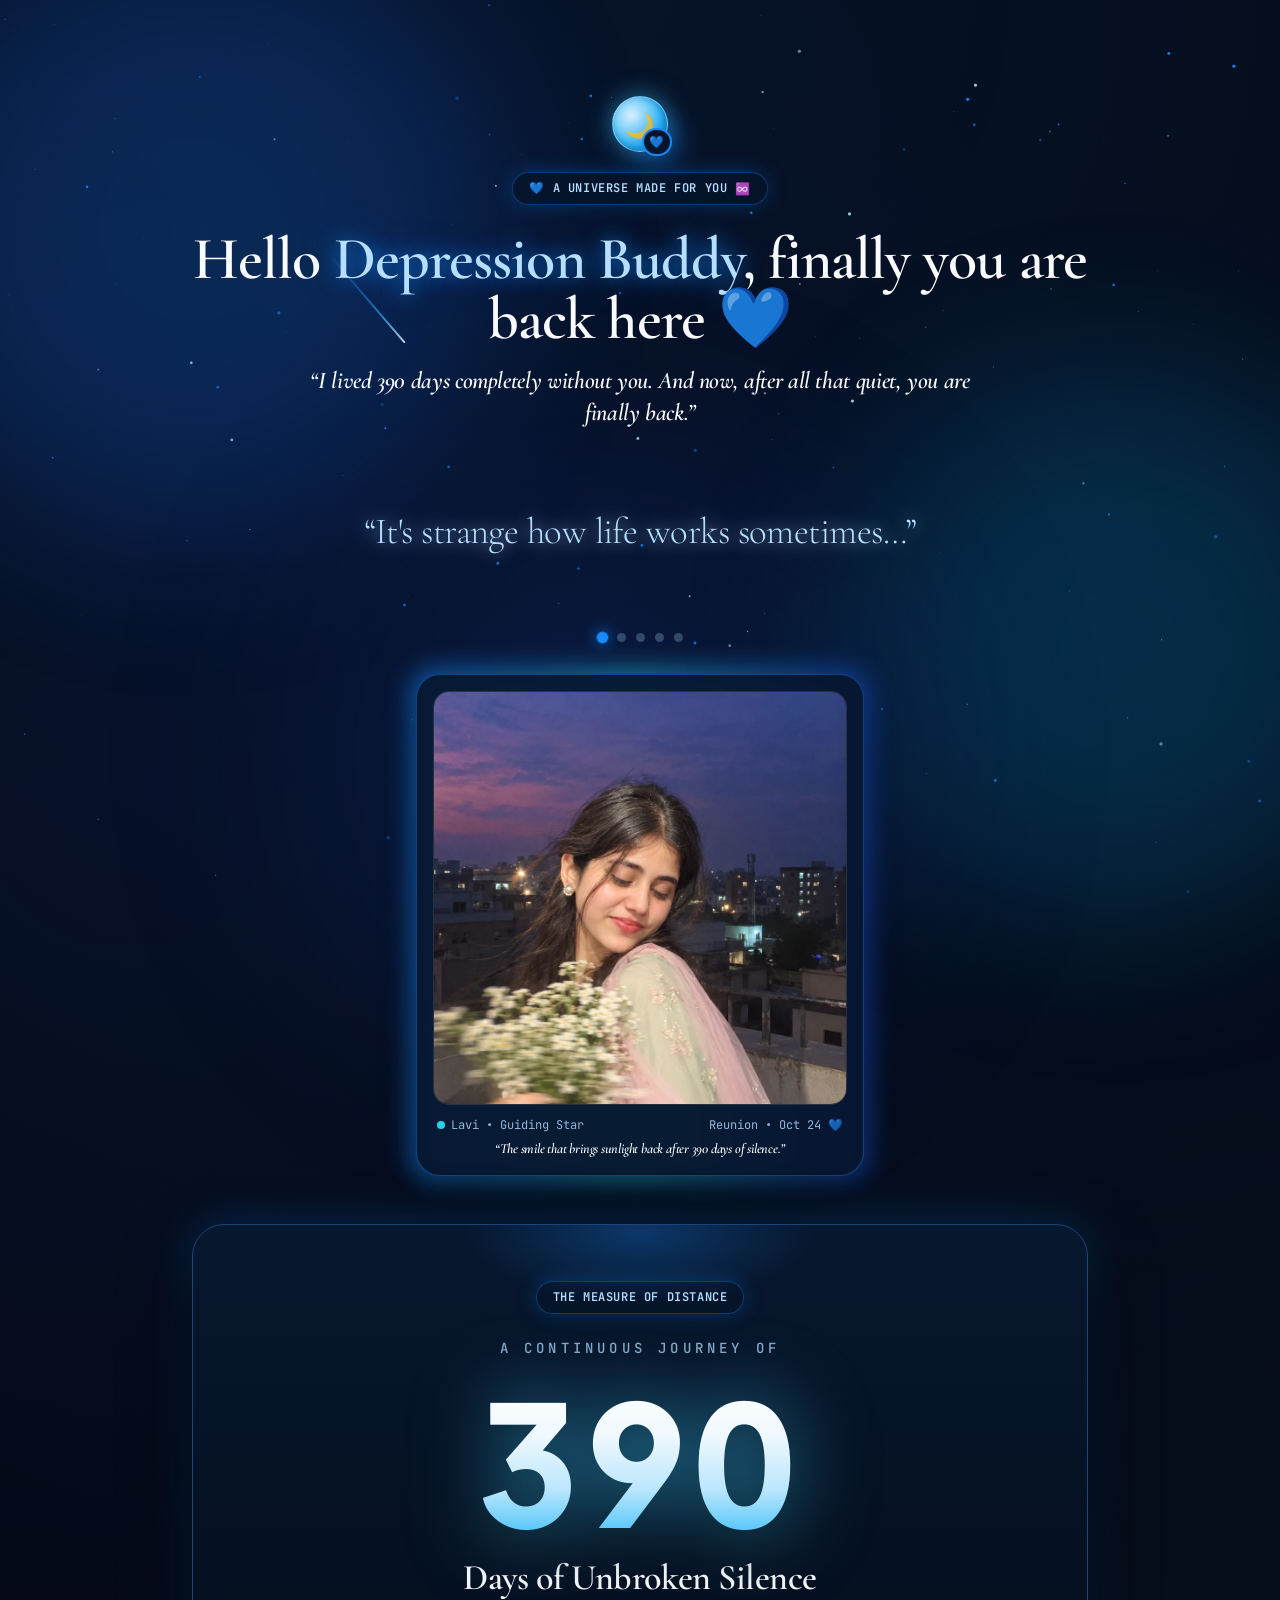
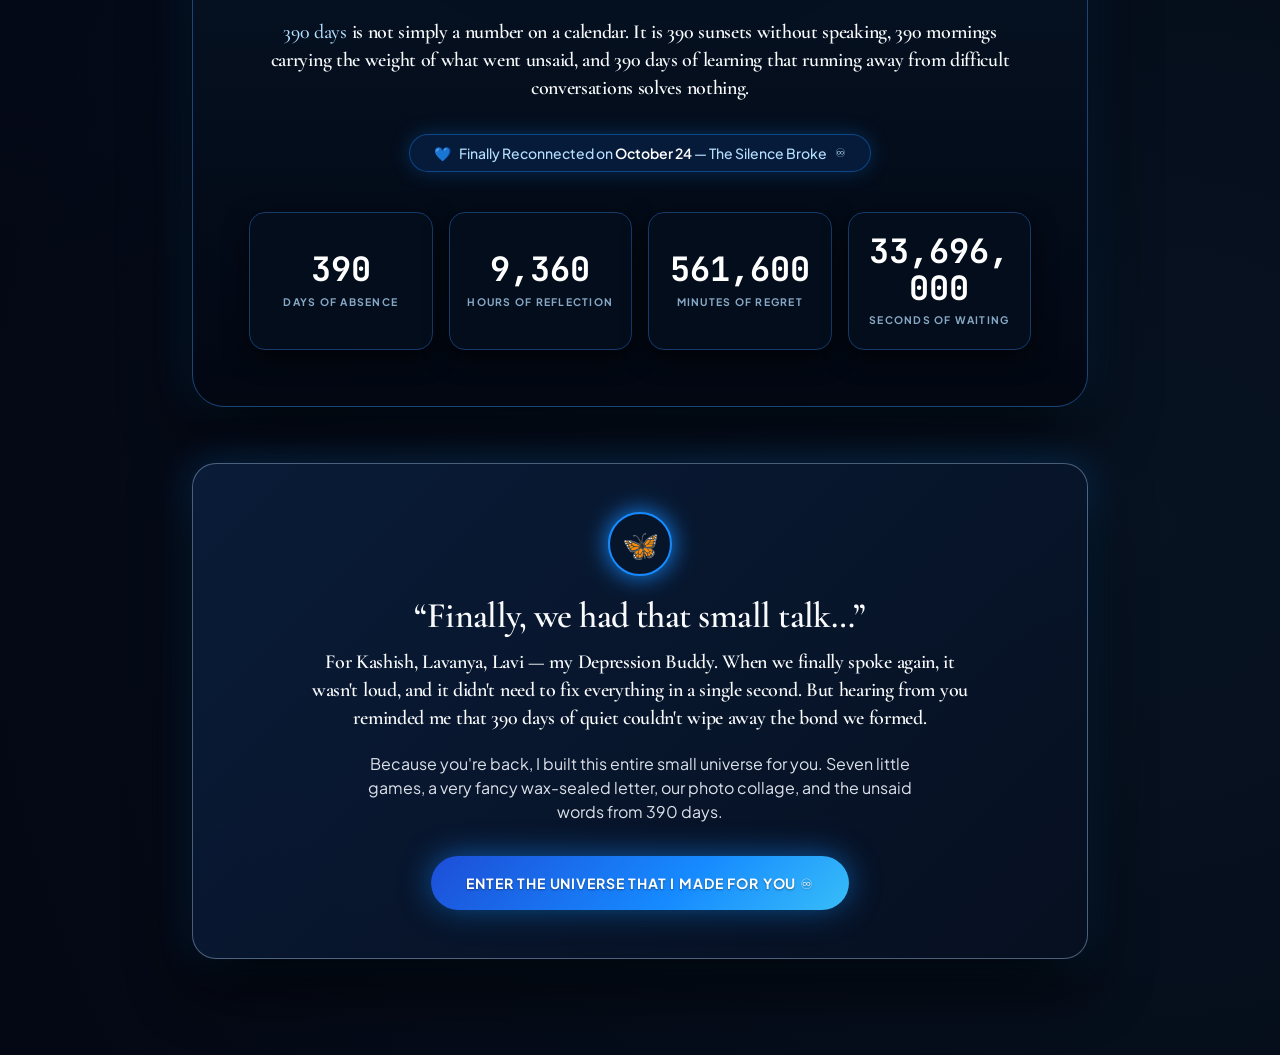
<file: index.html>
<!DOCTYPE html>
<html lang="en" class="scroll-smooth">

<head>
  <meta charset="UTF-8">
  <meta name="viewport" content="width=device-width, initial-scale=1.0, maximum-scale=5.0, viewport-fit=cover">
  <meta name="description"
    content="The Day We Found Our Way Back — A dedicated celestial universe created for Depression Buddy (Kashish, Lavanya, Lavi) celebrating reconnection after 390 days of silence.">
  <meta name="keywords"
    content="Depression Buddy, Kashish, Lavanya, Lavi, Yadav, The Day We Found Our Way Back, Celestial Reunion">
  <meta name="author" content="Yadav">
  <meta name="theme-color" content="#040814">
  <meta name="apple-mobile-web-app-capable" content="yes">
  <meta name="apple-mobile-web-app-status-bar-style" content="black-translucent">
  <title>The Day We Found Our Way Back 🖤💙♾️</title>  

  <!-- Inline Dynamic SVG Favicon (Hosting-Ready: Zero 404s) -->
  <link rel="icon"
    href="data:image/svg+xml,<svg xmlns=%22http://www.w3.org/2000/svg%22 viewBox=%220 0 100 100%22><text y=%22.9em%22 font-size=%2290%22>💙</text></svg>">

  <!-- Open Graph & Social Cards -->
  <meta property="og:title" content="The Day We Found Our Way Back 🖤💙♾️">
  <meta property="og:description"
    content="A dedicated celestial universe created for Depression Buddy (Kashish, Lavanya, Lavi) celebrating reconnection after 390 days of silence.">
  <meta property="og:type" content="website">
  <meta property="og:image"
    content="data:image/svg+xml,<svg xmlns=%22http://www.w3.org/2000/svg%22 width=%22600%22 height=%22315%22 viewBox=%220 0 600 315%22><rect width=%22600%22 height=%22315%22 fill=%22%23040814%22/><text x=%22300%22 y=%22140%22 font-family=%22serif%22 font-size=%2234%22 fill=%22%23b5deff%22 text-anchor=%22middle%22 font-weight=%22bold%22>The Day We Found Our Way Back</text><text x=%22300%22 y=%22190%22 font-family=%22sans-serif%22 font-size=%2218%22 fill=%22%23168bff%22 text-anchor=%22middle%22>For Depression Buddy 💙♾️</text></svg>">
  <meta name="twitter:card" content="summary_large_image">
  <meta name="twitter:title" content="The Day We Found Our Way Back 🖤💙♾️">
  <meta name="twitter:description" content="Hello Depression Buddy, finally you are back here 💙">

  <!-- High-Priority Responsive Preloads for LCP Hero Image -->
  <link rel="preload" as="image" href="photo/Dreamy%20Rooftop%20Twilight%20Portrait-mobile.webp" type="image/webp" media="(max-width: 640px)" fetchpriority="high">
  <link rel="preload" as="image" href="photo/Dreamy%20Rooftop%20Twilight%20Portrait.webp" type="image/webp" media="(min-width: 641px)" fetchpriority="high">

  <!-- Preconnect to Font Origins -->
  <link rel="preconnect" href="https://fonts.googleapis.com">
  <link rel="preconnect" href="https://fonts.gstatic.com" crossorigin>

  <!-- Non-Render-Blocking Google Fonts with display=swap -->
  <link rel="preload" as="style" href="https://fonts.googleapis.com/css2?family=Cormorant+Garamond:ital,wght@0,400;0,600;0,700;1,400&family=JetBrains+Mono:wght@400;600&family=Playfair+Display:ital,wght@0,600;0,700&family=Plus+Jakarta+Sans:wght@300;400;500;600;700&display=swap">
  <link rel="stylesheet" href="https://fonts.googleapis.com/css2?family=Cormorant+Garamond:ital,wght@0,400;0,600;0,700;1,400&family=JetBrains+Mono:wght@400;600&family=Playfair+Display:ital,wght@0,600;0,700&family=Plus+Jakarta+Sans:wght@300;400;500;600;700&display=swap" media="print" onload="this.media='all'">
  <noscript>
    <link rel="stylesheet" href="https://fonts.googleapis.com/css2?family=Cormorant+Garamond:ital,wght@0,400;0,600;0,700;1,400&family=JetBrains+Mono:wght@400;600&family=Playfair+Display:ital,wght@0,600;0,700&family=Plus+Jakarta+Sans:wght@300;400;500;600;700&display=swap">
  </noscript>

  <!-- High-Priority Stylesheet Preload & Link -->
  <link rel="preload" as="style" href="app.min.css">
  <link rel="stylesheet" href="app.min.css">
  <link rel="preload" as="style" href="style.css">
  <link rel="stylesheet" href="style.css">

  <!-- Inlined Critical Above-the-Fold Rules for Instant FCP & Softness -->
  <style>
    :root{--bg:#040814;--ice:#b5deff;--electric:#168bff;--soft:#f3f7ff;--navy:#07152b}
    *{scrollbar-width:none!important;-ms-overflow-style:none!important}
    html{scrollbar-width:none!important;-ms-overflow-style:none!important;-webkit-tap-highlight-color:transparent;scroll-behavior:smooth}
    body{scrollbar-width:none!important;-ms-overflow-style:none!important;background-color:#040814;color:#f3f7ff;margin:0;font-family:'Plus Jakarta Sans',sans-serif;overflow-x:hidden;-webkit-tap-highlight-color:transparent}
    ::-webkit-scrollbar,*::-webkit-scrollbar{width:0!important;height:0!important;display:none!important;background:transparent!important}
    ::-webkit-scrollbar-track,*::-webkit-scrollbar-track{background:transparent!important}
    ::-webkit-scrollbar-thumb,*::-webkit-scrollbar-thumb{background:transparent!important;border:none!important}
    .chapter-page{display:none}
    .chapter-page.active{display:block}
    #universe-stars-canvas{position:fixed;inset:0;width:100vw;height:100vh;z-index:0;pointer-events:none}
    .ambient-orb{position:fixed;border-radius:9999px;filter:blur(80px);opacity:.22;pointer-events:none;z-index:0;will-change:transform;transform:translate3d(0,0,0)}
    .ambient-orb-1{top:-10%;left:-10%;width:50vw;height:50vw;background:radial-gradient(circle,#168bff,#1d4ed8)}
    .ambient-orb-2{top:40%;right:-10%;width:45vw;height:45vw;background:radial-gradient(circle,#0ea5e9,#0369a1)}
    .ambient-orb-3{bottom:-10%;left:20%;width:55vw;height:55vw;background:radial-gradient(circle,#1e40af,#040814)}
    .pill-badge{display:inline-flex;align-items:center;gap:.5rem;padding:.375rem 1rem;border-radius:9999px;background:rgba(7,21,43,.85);border:1px solid rgba(22,139,255,.35);font-size:.75rem;font-family:'JetBrains Mono',monospace;letter-spacing:.05em;color:#b5deff}
    .celestial-moon-badge{position:relative;display:inline-flex;align-items:center;justify-content:center;margin-bottom:1.25rem}
    .moon-disc{width:3.5rem;height:3.5rem;border-radius:9999px;background:radial-gradient(circle at 35% 35%,#e0f2fe,#38bdf8 60%,#0369a1 100%);box-shadow:0 0 25px rgba(56,189,248,.6),inset -3px -3px 8px rgba(3,105,161,.7);display:flex;align-items:center;justify-content:center;font-size:1.5rem}
    .moon-heart-badge{position:absolute;bottom:-.25rem;right:-.25rem;background:#07152b;border:2px solid #168bff;border-radius:9999px;padding:.15rem .35rem;font-size:.75rem}
  </style>
</head>

<body
  class="bg-midnight text-softWhite font-sans min-h-screen overflow-x-hidden selection:bg-electricBlue selection:text-white">

  <!-- Celestial Soft Gateway Loader Veil (Page Load Softness) -->
  <div id="celestial-soft-veil" class="celestial-veil" aria-label="Celestial universe loading">
    <div class="veil-inner">
      <div class="veil-moon-badge">
        <div class="veil-moon-glow"></div>
        <div class="veil-moon-orb">🌙</div>
        <div class="veil-heart-pill">💙</div>
      </div>
      <div class="veil-text-block">
        <div class="veil-title">The Day We Found Our Way Back</div>
        <div class="veil-subtitle">Welcome home, Depression Buddy 💙</div>
      </div>
      <div class="veil-starlight-track">
        <div class="veil-starlight-bar"></div>
      </div>
      <div class="veil-status-txt">Entering our universe...</div>
    </div>
  </div>

  <!-- Interactive Starfield Canvas -->
  <canvas id="universe-stars-canvas"></canvas>

  <!-- Ambient Glowing Celestial Nebulae -->
  <div class="ambient-orb ambient-orb-1"></div>
  <div class="ambient-orb ambient-orb-2"></div>
  <div class="ambient-orb ambient-orb-3"></div>






  <!-- =========================================================================
       PAGE 1: THE RETURN & 390 DAYS UNBROKEN SILENCE
       ========================================================================= -->
  <main id="chapter-1" class="chapter-page active pt-10 pb-20 px-4">
    <div class="max-w-4xl mx-auto flex flex-col items-center text-center">

      <!-- Glowing Celestial Moon & Beating Heart -->
      <div class="celestial-moon-badge mt-4">
        <div class="moon-disc">
          <span class="select-none">🌙</span>
        </div>
        <div class="moon-heart-badge">
          💙
        </div>
      </div>

      <!-- Welcome Pill -->
      <div class="pill-badge mb-6">
        <span class="text-electricBlue">💙</span>
        <span>A Universe Made For You</span>
        <span class="text-xs">♾️</span>
      </div>

      <!-- Main Headline requested by user -->
      <h1
        class="text-3xl sm:text-5xl md:text-6xl font-serif font-bold text-softWhite mb-4 leading-tight tracking-tight">
        Hello <span class="text-iceBlue text-glow-blue">Depression Buddy</span>,<br class="hidden sm:inline" /> finally
        you are back here 💙
      </h1>

      <p
        class="font-serif italic text-lg sm:text-2xl text-iceBlue/90 max-w-2xl mx-auto mb-8 font-light leading-relaxed">
        “I lived 390 days completely without you. And now, after all that quiet, you are finally back.”
      </p>

      <!-- Animated Progressing Lines Carousel -->
      <div class="cinematic-text-wrapper max-w-2xl w-full mb-4">
        <p id="cinematic-live-line"
          class="font-serif text-xl sm:text-2xl md:text-3xl text-iceBlue font-light leading-relaxed text-glow-ice">
          “It's strange how life works sometimes…”
        </p>
      </div>

      <!-- Step Indicator Dots -->
      <div class="flex items-center gap-2.5 mb-8" id="cine-dots-container">
        <span class="cine-dot active" data-idx="0"></span>
        <span class="cine-dot" data-idx="1"></span>
        <span class="cine-dot" data-idx="2"></span>
        <span class="cine-dot" data-idx="3"></span>
        <span class="cine-dot" data-idx="4"></span>
      </div>

      <!-- CELESTIAL WELCOME PORTRAIT (LAVI • SUNSHINE MOMENT) -->
      <div class="relative max-w-sm sm:max-w-md mx-auto mb-12 w-full group">
        <div class="absolute -inset-1.5 bg-gradient-to-r from-electricBlue via-cyan-400 to-royalBlue rounded-3xl blur-md opacity-50 group-hover:opacity-90 transition duration-700 animate-pulse"></div>
        <div class="relative bg-deepNavy/90 border border-electricBlue/40 rounded-3xl p-3 sm:p-4 text-center shadow-2xl overflow-hidden">
          <div class="aspect-[4/5] sm:aspect-square w-full rounded-2xl overflow-hidden mb-3 border border-iceBlue/20 shadow-inner bg-midnight">
            <picture>
              <source srcset="photo/Dreamy%20Rooftop%20Twilight%20Portrait-mobile.webp" media="(max-width: 640px)" type="image/webp">
              <source srcset="photo/Dreamy%20Rooftop%20Twilight%20Portrait.webp" type="image/webp">
              <img src="photo/Dreamy%20Rooftop%20Twilight%20Portrait.webp"
                   alt="Lavi • Sunshine Feels Like This"
                   width="480" height="600"
                   fetchpriority="high"
                   decoding="async"
                   class="w-full h-full object-cover object-center group-hover:scale-105 transition-transform duration-700">
            </picture>
          </div>
          <div class="flex items-center justify-between text-xs text-iceBlue/80 font-mono px-1">
            <span class="flex items-center gap-1.5"><span class="w-2 h-2 rounded-full bg-cyan-400 animate-ping"></span>Lavi • Guiding Star</span>
            <span>Reunion • Oct 24 💙</span>
          </div>
          <p class="text-xs sm:text-sm text-softWhite/90 font-serif italic mt-1.5">“The smile that brings sunlight back after 390 days of silence.”</p>
        </div>
      </div>

      <!-- THE MEASURING DEVICE (390 DAYS) -->
      <div id="measure-of-distance-device" class="distance-device-card w-full">
        <div class="pill-badge mb-6">
          THE MEASURE OF DISTANCE
        </div>

        <div class="text-xs sm:text-sm uppercase tracking-[0.3em] font-medium text-iceBlue/75 mb-2 font-mono">
          A CONTINUOUS JOURNEY OF
        </div>

        <div class="hero-number-390 font-sans select-none" id="stat-hero-number" aria-label="390 days">
          390
        </div>

        <h2 class="text-2xl sm:text-3xl md:text-4xl font-serif font-bold text-softWhite mt-1 mb-5">
          Days of Unbroken Silence
        </h2>

        <p
          class="font-serif text-base sm:text-lg md:text-xl text-softWhite/85 max-w-3xl mx-auto leading-relaxed font-light mb-8 px-2">
          <span class="text-iceBlue font-medium">390 days</span> is not simply a number on a calendar. It is 390 sunsets
          without speaking, 390 mornings carrying the weight of what went unsaid, and 390 days of learning that running
          away from difficult conversations solves nothing.
        </p>

        <!-- October 24 Reconnection Pill -->
        <div
          class="inline-flex flex-wrap items-center justify-center text-center max-w-full gap-2 px-4 sm:px-6 py-2 rounded-2xl sm:rounded-full bg-[#071d3d]/90 border border-electricBlue/40 text-iceBlue text-xs sm:text-sm font-medium mb-10 shadow-[0_0_20px_rgba(22,139,255,0.25)]">
          <span class="text-electricBlue animate-pulse">💙</span>
          <span>Finally Reconnected on <strong class="text-white font-semibold">October 24</strong> — The Silence
            Broke</span>
          <span class="text-xs">♾️</span>
        </div>

        <!-- 4 Stat Breakdown Grid -->
        <div class="grid grid-cols-2 md:grid-cols-4 gap-3 sm:gap-4 max-w-4xl mx-auto w-full">
          <div class="stat-metric-card">
            <span class="stat-value">390</span>
            <span class="stat-label">DAYS OF ABSENCE</span>
          </div>
          <div class="stat-metric-card">
            <span class="stat-value">9,360</span>
            <span class="stat-label">HOURS OF REFLECTION</span>
          </div>
          <div class="stat-metric-card">
            <span class="stat-value">561,600</span>
            <span class="stat-label">MINUTES OF REGRET</span>
          </div>
          <div class="stat-metric-card">
            <span class="stat-value">33,696,000</span>
            <span class="stat-label">SECONDS OF WAITING</span>
          </div>
        </div>
      </div>

      <!-- WARM MESSAGE CARD & THE ONLY ACTION BUTTON ON PAGE 1 -->
      <div class="liquid-glass-glow p-5 sm:p-12 text-center relative overflow-hidden w-full max-w-4xl shadow-2xl">
        <div
          class="w-14 h-14 sm:w-16 sm:h-16 mx-auto mb-5 rounded-full bg-deepNavy border-2 border-electricBlue flex items-center justify-center shadow-[0_0_25px_#168BFF]">
          <span class="text-2xl sm:text-3xl select-none">🦋</span>
        </div>

        <h3 class="text-xl sm:text-3xl md:text-4xl font-serif font-bold text-softWhite mb-3">
          “Finally, we had that small talk…”
        </h3>

        <p class="font-serif text-base sm:text-xl text-iceBlue max-w-2xl mx-auto leading-relaxed mb-5 font-normal">
          For Kashish, Lavanya, Lavi — my Depression Buddy. When we finally spoke again, it wasn't loud, and it didn't
          need to fix everything in a single second. But hearing from you reminded me that 390 days of quiet couldn't
          wipe away the bond we formed.
        </p>

        <p class="text-xs sm:text-base text-softWhite/90 max-w-xl mx-auto leading-relaxed mb-8 font-normal">
          Because you're back, I built this entire small universe for you. Seven little games, a very fancy wax-sealed
          letter, our photo collage, and the unsaid words from 390 days.
        </p>

        <!-- EXACT BUTTON REQUESTED BY USER TO ADVANCE TO PAGE 2 -->
        <button id="btn-enter-universe-step"
          onclick="goToChapter(2)"
          class="btn-chapter-next text-xs sm:text-base py-3.5 sm:py-4 px-4 sm:px-10 cursor-pointer shadow-[0_0_35px_rgba(22,139,255,0.7)] hover:scale-105 active:scale-95 transition-all text-center max-w-full leading-snug">
          <span>ENTER THE UNIVERSE THAT I MADE FOR YOU ♾️</span>
        </button>
      </div>

    </div>
  </main>


  <!-- =========================================================================
       PAGE 2: BUDDY SURPRISE VAULT (THE UNIVERSAL GATE)
       ========================================================================= -->
  <section id="chapter-2" class="chapter-page pt-12 pb-20 px-3 sm:px-4">
    <div class="max-w-md mx-auto text-center">

      <div class="buddy-vault-container">


        <!-- Crowned Avatar -->
        <div class="crowned-avatar-wrapper">
          <div class="crown-badge">👑</div>
          <div class="avatar-ring">
            <div class="avatar-inner">
              <img src="photo/thumbs/Golden%20Lace%20Light%20Portrait.webp" loading="lazy" decoding="async" width="400" height="500" alt="Lavi • Crowned Guiding Star" class="w-full h-full object-cover">
            </div>
            <div class="avatar-lock-badge">
              <span>🔒</span>
            </div>
          </div>
        </div>

        <!-- Vault Title & Sparkle -->
        <h2 class="text-2xl sm:text-3xl font-display font-extrabold text-gradient-celestial mb-1">
          Buddy Surprise Vault 🎁
        </h2>
        <div class="text-xl text-cyan-300 animate-pulse my-0.5">✨</div>
        <p class="text-xs sm:text-sm text-iceBlue/85 max-w-xs mx-auto mb-4 leading-relaxed font-sans">
          Crack the sweet buddy cipher to reveal your grand surprise & letter 💌
        </p>

        <!-- The Cipher Riddle Card -->
        <div class="vault-cipher-card text-center">
          <div class="cipher-title">
            <span>🧩</span> THE CIPHER RIDDLE
          </div>
          <p class="font-serif italic text-sm sm:text-base text-softWhite leading-relaxed my-2">
            "It's something given by you, and that is very special for me."
          </p>
          <div class="text-[11px] font-mono text-iceBlue/80 tracking-wide flex flex-wrap items-center justify-center gap-1.5">
            <span>A precious bond</span>
            <span>•</span>
            <span id="cipher-status-text">Decodes 1 letter every 10 attempts</span>
          </div>
          <div class="mt-2 text-[11px] font-mono text-cyan-300 font-semibold">
            Failed Attempts: <span id="cipher-attempts-display">0</span> / 10
          </div>
        </div>

        <!-- Input Box with Clear Button -->
        <div class="vault-input-group">
          <input id="universe-passcode-input" type="text" placeholder="TYPE SECRET CODE..." 
                 class="vault-code-input uppercase" autocomplete="off" spellcheck="false">
          <button id="btn-clear-passcode" class="vault-clear-btn" type="button" title="Clear code">✕</button>
        </div>
        <p class="text-[11px] text-iceBlue/60 font-sans mb-3">
          Use your brain to crack the riddle or test letters below
        </p>

        <!-- Keyboard Header -->
        <div class="flex items-center justify-between text-[11px] font-mono text-iceBlue/70 px-2 mb-1.5">
          <span class="font-bold tracking-wider uppercase">KEYBOARD:</span>
          <span class="text-iceBlue/50">A–Z full alphabet</span>
        </div>

        <!-- Full On-Screen Interactive Keyboard -->
        <div class="vault-keyboard">
          <div class="v-keyboard-row">
            <button class="v-key" type="button" data-char="Q">Q</button>
            <button class="v-key" type="button" data-char="W">W</button>
            <button class="v-key" type="button" data-char="E">E</button>
            <button class="v-key" type="button" data-char="R">R</button>
            <button class="v-key" type="button" data-char="T">T</button>
            <button class="v-key" type="button" data-char="Y">Y</button>
            <button class="v-key" type="button" data-char="U">U</button>
            <button class="v-key" type="button" data-char="I">I</button>
            <button class="v-key" type="button" data-char="O">O</button>
            <button class="v-key" type="button" data-char="P">P</button>
          </div>
          <div class="v-keyboard-row">
            <button class="v-key" type="button" data-char="A">A</button>
            <button class="v-key" type="button" data-char="S">S</button>
            <button class="v-key" type="button" data-char="D">D</button>
            <button class="v-key" type="button" data-char="F">F</button>
            <button class="v-key" type="button" data-char="G">G</button>
            <button class="v-key" type="button" data-char="H">H</button>
            <button class="v-key" type="button" data-char="J">J</button>
            <button class="v-key" type="button" data-char="K">K</button>
            <button class="v-key" type="button" data-char="L">L</button>
          </div>
          <div class="v-keyboard-row">
            <button class="v-key v-key-action v-key-del" type="button" data-action="backspace" title="Delete">⌫</button>
            <button class="v-key" type="button" data-char="Z">Z</button>
            <button class="v-key" type="button" data-char="X">X</button>
            <button class="v-key" type="button" data-char="C">C</button>
            <button class="v-key" type="button" data-char="V">V</button>
            <button class="v-key" type="button" data-char="B">B</button>
            <button class="v-key" type="button" data-char="N">N</button>
            <button class="v-key" type="button" data-char="M">M</button>
            <button class="v-key v-key-action v-key-space" type="button" data-action="space" title="Space">␣</button>
            <button class="v-key v-key-action v-key-enter" type="button" data-action="enter" title="Submit" onclick="validatePasscode()">↵</button>
          </div>
        </div>

        <!-- Big Test & Unlock Vault Button -->
        <button id="btn-submit-passcode" type="button" class="btn-unlock-vault w-full cursor-pointer" onclick="validatePasscode()">
          <span>Unlock Vault</span>
          <span>🔓</span>
        </button>

        <!-- Feedback Messages -->
        <p id="universe-pass-error" class="passcode-error hidden mt-3">
          ❌ That's not the secret code. Try again or check the clues below!
        </p>

        <!-- 10 FAILED ATTEMPTS CLUE / RIDDLE BOX -->
        <div id="universe-10-attempts-box" class="hidden mt-3 p-3.5 rounded-xl text-left bg-deepNavy/95 border border-electricBlue/50 text-iceBlue animate-fade-in shadow-[0_0_20px_rgba(22,139,255,0.25)]">
          <div class="font-bold text-cyan-300 text-xs mb-1 flex items-center gap-1.5">
            <span>💡</span> 10 Attempts Reached — Secret Password Clue Riddle!
          </div>
          <p class="font-serif italic text-xs sm:text-sm text-softWhite mb-2">
            "What special two-word nickname connects us across 390 days of silence?"
          </p>
          <div class="font-mono text-cyan-300 font-bold tracking-widest text-xs mb-2">
            DECODED CIPHER: D E P R E S S I O N &nbsp; B U D D Y &nbsp; (or LAVI)
          </div>
          <p class="text-[11px] text-cyan-300/90 font-mono">
            Type the passcode into the input box above to unlock! 🔑
          </p>
        </div>

        <!-- Bottom Clue Buttons -->
        <div class="flex items-center justify-center gap-3 mt-4 text-xs">
          <button id="btn-ponder-clue" type="button" class="vault-clue-pill">
            <span>💡</span> Ponder a Clue
          </button>
          <button id="btn-how-to-solve" type="button" class="vault-clue-pill">
            <span>🧠</span> How to solve this?
          </button>
        </div>

        <!-- Dropdowns for Clues -->
        <div id="vault-clue-dropdown" class="hidden mt-3 p-3 rounded-xl bg-deepNavy/90 border border-electricBlue/30 text-xs text-iceBlue/90 text-left font-sans">
          <strong>💡 Clue:</strong> It's what Yadav always affectionately calls you when days feel heavy (Hint: <em>Depression Buddy</em> or <em>Lavi</em>).
        </div>
        <div id="vault-how-dropdown" class="hidden mt-3 p-3 rounded-xl bg-deepNavy/90 border border-cyan-400/30 text-xs text-iceBlue/90 text-left font-sans">
          <strong>🧠 How to Solve:</strong> Tap the keys on the on-screen keyboard or type with your physical keyboard, then press <strong>Test & Unlock Vault 🔓</strong>.
        </div>



      </div>

      <div class="chapter-action-bar">
        <button class="btn-chapter-prev" type="button" onclick="goToChapter(1)">
          <span>← Back to Story</span>
        </button>
      </div>

    </div>
  </section>


  <!-- =========================================================================
       PAGE 3: THE FRIENDSHIP ARCADE (7 GAMES)
       ========================================================================= -->
  <section id="chapter-3" class="chapter-page pt-10 pb-24 px-4 max-w-4xl mx-auto">

    <!-- Arcade Header & 100% Score Tracker -->
    <div class="arcade-header">
      <h2 id="arcade-main-title" class="text-3xl sm:text-4xl md:text-5xl font-serif font-bold text-softWhite select-none">
        The <span id="secret-friendship-trigger" class="cursor-pointer select-none transition-colors duration-300 hover:text-cyan-300" role="button" tabindex="0">Friendship</span> Arcade
      </h2>
      <p class="text-sm text-iceBlue/75 max-w-xl mx-auto mt-2 font-light mb-4">
        Seven games crafted for Lavi. One game per page — play, enjoy, and unlock the fancy envelope!
      </p>

      <!-- Arcade Cameo Pill Banner -->
      <div class="inline-flex items-center gap-3.5 px-5 py-2.5 rounded-full bg-deepNavy/90 border border-electricBlue/40 shadow-xl mb-3">
        <div class="w-12 h-12 rounded-full overflow-hidden border-2 border-cyan-400 shrink-0 shadow-[0_0_15px_rgba(56,189,248,0.5)]">
          <img src="photo/thumbs/Dreamy%20Golden%20Saree%20Portrait.webp" alt="Lavi • Golden Grace" width="48" height="48" loading="lazy" decoding="async" class="w-full h-full object-cover">
        </div>
        <div class="text-left">
          <span class="text-xs sm:text-sm font-serif text-softWhite block leading-tight">
            Dedicated to <strong class="text-cyan-300">Lavi</strong> &bull; Made with infinite care 💙
          </span>
          <span class="text-[11px] font-mono text-iceBlue/70 block mt-0.5">Win each game to unlock the next level! 🎮✨</span>
        </div>
      </div>


    </div>

    <!-- 7 INDIVIDUAL GAME PAGES (ONE GAME PER PAGE) -->
    <div id="arcade-game-pages" class="relative">

      <!-- ================= GAME PAGE 1: TIC-TAC-TOE (LAVI VS YADAV) ================= -->
      <div id="arcade-game-1" class="arcade-game-page active">
        <article class="liquid-glass game-card">
          <div
            class="flex flex-col sm:flex-row sm:items-center justify-between pb-4 mb-4 border-b border-iceBlue/15 gap-2">
            <div>
              <span class="text-xs font-mono text-electricBlue uppercase tracking-wider block">Game 01 of 07 &bull; Page 1</span>
              <h3 class="font-serif text-2xl text-softWhite font-bold">Tic-Tac-Toe with Yadav & Lavi 💙🖤</h3>
            </div>
            <span id="ttt-status"
              class="text-xs font-mono font-medium px-3.5 py-1.5 rounded-full bg-deepNavy border border-electricBlue/30 text-iceBlue w-fit shadow-sm">
              Your turn: Lavi 💙
            </span>
          </div>

          <!-- Scoreboard tracking rounds -->
          <div class="ttt-scoreboard flex flex-wrap items-center justify-center gap-2.5 sm:gap-4 my-2">
            <div class="ttt-score-pill flex items-center gap-2.5 px-4 py-2 rounded-full bg-deepNavy/85 border border-cyan-400/40 shadow-md">
              <div class="w-10 h-10 rounded-full overflow-hidden border-2 border-cyan-400 shrink-0 shadow-[0_0_10px_rgba(56,189,248,0.5)]">
                <img src="photo/thumbs/Cozy%20Late-Night%20Pillow%20Portrait.webp" loading="lazy" decoding="async" width="400" height="500" alt="Lavi • Midnight Smile" class="w-full h-full object-cover">
              </div>
              <span class="text-xs text-softWhite font-medium">Lavi 💙:</span>
              <strong id="ttt-score-lavi" class="text-cyan-300 font-bold text-sm">0</strong>
            </div>
            <div class="ttt-score-pill flex items-center gap-2.5 px-4 py-2 rounded-full bg-deepNavy/85 border border-slate-600/40 shadow-md">
              <div class="w-10 h-10 rounded-full bg-midnight border border-slate-500 flex items-center justify-center text-base shrink-0 shadow-inner">
                🖤
              </div>
              <span class="text-xs text-softWhite font-medium">Yadav 🖤:</span>
              <strong id="ttt-score-yadav" class="text-iceBlue font-bold text-sm">0</strong>
            </div>
            <div class="ttt-score-pill flex items-center gap-2 px-4 py-2 rounded-full bg-deepNavy/85 border border-iceBlue/20 shadow-md">
              <span class="text-xs text-iceBlue/80">Ties ♾️:</span>
              <strong id="ttt-score-ties" class="text-slate-300 font-bold text-sm">0</strong>
            </div>
          </div>

          <div class="ttt-grid" id="ttt-board-grid">
            <button class="ttt-cell" data-index="0" aria-label="Cell 1"></button>
            <button class="ttt-cell" data-index="1" aria-label="Cell 2"></button>
            <button class="ttt-cell" data-index="2" aria-label="Cell 3"></button>
            <button class="ttt-cell" data-index="3" aria-label="Cell 4"></button>
            <button class="ttt-cell" data-index="4" aria-label="Cell 5"></button>
            <button class="ttt-cell" data-index="5" aria-label="Cell 6"></button>
            <button class="ttt-cell" data-index="6" aria-label="Cell 7"></button>
            <button class="ttt-cell" data-index="7" aria-label="Cell 8"></button>
            <button class="ttt-cell" data-index="8" aria-label="Cell 9"></button>
          </div>

          <!-- Emotional quote display based on game outcome -->
          <div id="ttt-quote-box"
            class="p-4 rounded-2xl bg-midnight/90 border border-electricBlue/35 text-xs sm:text-sm font-serif italic text-iceBlue max-w-md mx-auto shadow-inner text-center min-h-[48px] flex items-center justify-center transition-all my-3">
            “Make your move, Lavi. Every square is a step back toward laughter.” 💙
          </div>

          <div class="flex items-center justify-center gap-3 mt-4">
            <button id="btn-reset-ttt" class="btn-secondary">Restart Board</button>
          </div>

          <!-- Question Prompt CTA Card -->
          <div class="next-game-cta-card">
            <div class="flex flex-col sm:flex-row items-center justify-between gap-4">
              <div class="text-center sm:text-left">
                <span class="text-xs font-mono text-cyan-300 block mb-0.5">Finished playing Game 1?</span>
                <h4 class="font-serif text-lg text-softWhite font-bold">Do you want to play next game?</h4>
                <p class="text-xs text-iceBlue/70">Next page: Game 02 &bull; The Big Celestial Word Finder 🔍</p>
              </div>
              <button class="btn-next-game-action" onclick="askNextGamePrompt(1)">
                <span>Do you want to play next game? 🎮 →</span>
              </button>
            </div>
          </div>
        </article>

        <div class="chapter-action-bar">
          <button class="btn-chapter-prev" onclick="goToChapter(2)">
            <span>← Back to Gate</span>
          </button>
          <button class="btn-chapter-next" onclick="askNextGamePrompt(1)">
            <span>Next Game: Word Finder 🔍 →</span>
          </button>
        </div>
      </div>

      <!-- ================= GAME PAGE 2: CELESTIAL WORD FINDER ================= -->
      <div id="arcade-game-2" class="arcade-game-page hidden">
        <article class="liquid-glass game-card">
          <div
            class="flex flex-col sm:flex-row sm:items-center justify-between pb-4 mb-3 border-b border-iceBlue/15 gap-2">
            <div>
              <span class="text-xs font-mono text-electricBlue uppercase tracking-wider block">Game 02 of 07 &bull; Page 2</span>
              <h3 class="font-serif text-2xl text-softWhite font-bold">The Big Celestial Word Finder 🔍</h3>
            </div>
            <div class="flex flex-wrap items-center gap-2">
              <span class="text-xs text-iceBlue/70 font-mono">12 Words in 12×12 Grid &bull;</span>
              <span class="text-xs text-cyan-300 font-mono font-bold px-2.5 py-0.5 rounded-full bg-deepNavy border border-cyan-400/40">Found: <span id="word-found-count">0</span> / 5 to Win 🏆</span>
            </div>
          </div>

          <p class="text-xs text-iceBlue/80 text-center mb-2">
            Tap letter tiles to spell words. Matching words will lock in permanently and illuminate their badges!
          </p>

          <!-- Interactive typed spelling preview bar -->
          <div class="word-selection-preview">
            <div class="flex items-center gap-2 overflow-hidden">
              <span class="text-[11px] font-mono text-iceBlue/70 uppercase">Spelling:</span>
              <span id="word-spelling-display" class="font-mono text-sm sm:text-base font-bold text-cyan-300 tracking-wider">TAP TILES</span>
            </div>
            <div class="flex items-center gap-2">
              <button id="btn-backspace-word" class="px-2.5 py-1 rounded-lg bg-deepNavy border border-electricBlue/40 text-iceBlue text-xs hover:border-cyan-400 font-mono transition-colors" title="Delete last letter">⌫</button>
              <button id="btn-check-word" class="px-3 py-1 rounded-lg bg-electricBlue text-white text-xs font-semibold hover:bg-royalBlue transition-all shadow-sm">Check 🔍</button>
            </div>
          </div>

          <p class="text-[11px] text-cyan-300 block sm:hidden text-center mb-2 font-mono">
            ↔️ Swipe left/right if grid exceeds phone width
          </p>

          <div class="word-grid-scroll-wrapper">
            <div id="word-grid-12" class="word-finder-grid-lg">
              <!-- Populated via JS -->
            </div>
          </div>

          <!-- Poetic meaning quote box -->
          <div id="word-discovery-quote"
            class="p-3.5 rounded-2xl bg-midnight/90 border border-electricBlue/35 text-xs font-serif italic text-iceBlue max-w-lg mx-auto shadow-inner text-center min-h-[44px] flex items-center justify-center my-3 transition-all">
            Find words horizontally, vertically, or select letter tiles to spell them out!
          </div>

          <div class="mt-4 flex flex-wrap items-center justify-center gap-2 max-w-2xl mx-auto">
            <span id="badge-word-LAVI" class="word-badge">LAVI</span>
            <span id="badge-word-LAVANYA" class="word-badge">LAVANYA</span>
            <span id="badge-word-DEPRESSION" class="word-badge">DEPRESSION</span>
            <span id="badge-word-BUDDY" class="word-badge">BUDDY</span>
            <span id="badge-word-STAR" class="word-badge">STAR</span>
            <span id="badge-word-MOON" class="word-badge">MOON</span>
            <span id="badge-word-OGEE" class="word-badge">OGEE</span>
            <span id="badge-word-OBEE" class="word-badge">OBEE</span>
            <span id="badge-word-YADAV" class="word-badge">YADAV</span>
            <span id="badge-word-HOPE" class="word-badge">HOPE</span>
            <span id="badge-word-OCTOBER" class="word-badge">OCTOBER</span>
            <span id="badge-word-FOREVER" class="word-badge">FOREVER</span>
          </div>

          <div class="mt-6 flex items-center justify-center gap-3">
            <button id="btn-clear-word-sel" class="btn-secondary">Clear Selection</button>
          </div>

          <!-- Question Prompt CTA Card -->
          <div class="next-game-cta-card">
            <div class="flex flex-col sm:flex-row items-center justify-between gap-4">
              <div class="text-center sm:text-left">
                <span class="text-xs font-mono text-cyan-300 block mb-0.5">Finished playing Game 2?</span>
                <h4 class="font-serif text-lg text-softWhite font-bold">Do you want to play next game?</h4>
                <p class="text-xs text-iceBlue/70">Next page: Game 03 &bull; Pop the Balloon 🎈</p>
              </div>
              <button class="btn-next-game-action" onclick="askNextGamePrompt(2)">
                <span>Do you want to play next game? 🎮 →</span>
              </button>
            </div>
          </div>
        </article>

        <div class="chapter-action-bar">
          <button class="btn-chapter-prev" onclick="goToArcadeGame(1)">
            <span>← Prev: Tic-Tac-Toe</span>
          </button>
          <button class="btn-chapter-next" onclick="askNextGamePrompt(2)">
            <span>Next Game: Pop Balloons 🎈 →</span>
          </button>
        </div>
      </div>

      <!-- ================= GAME PAGE 3: POP THE BALLOON ================= -->
      <div id="arcade-game-3" class="arcade-game-page hidden">
        <article class="liquid-glass game-card text-center">
          <div
            class="flex flex-col sm:flex-row sm:items-center justify-between pb-4 mb-4 border-b border-iceBlue/15 text-left gap-2">
            <div>
              <span class="text-xs font-mono text-electricBlue uppercase tracking-wider block">Game 03 of 07 &bull; Page 3</span>
              <h3 class="font-serif text-2xl text-softWhite font-bold">Pop the Balloon 🎈</h3>
            </div>
            <span class="text-xs text-iceBlue/70">Pop all 5 balloons to uncover quiet thoughts</span>
          </div>

          <!-- Popped counter bar -->
          <div class="flex items-center justify-center gap-2 mb-3">
            <span class="text-xs font-mono text-iceBlue">Balloons Popped:</span>
            <span id="balloon-popped-counter" class="text-xs font-mono font-bold text-cyan-300 px-3 py-1 rounded-full bg-deepNavy border border-electricBlue/30 shadow-inner">0 / 5</span>
          </div>

          <div class="flex flex-wrap items-center justify-center gap-4 sm:gap-6 my-4 min-h-[140px]">
            <button class="balloon-item" data-thought="“I never stopped hoping our paths would cross again — some connections are written too deep to fade.”">
              <span class="text-2xl">🎈</span>
              <span class="text-[11px] mt-1 font-mono font-bold">1</span>
            </button>
            <button class="balloon-item" data-thought="“You gave ordinary days a spark of laughter that no silence could ever wash away.”">
              <span class="text-2xl">🎈</span>
              <span class="text-[11px] mt-1 font-mono font-bold">2</span>
            </button>
            <button class="balloon-item" data-thought="“390 days was a long silence, but it only proved how irreplaceable our bond truly is.”">
              <span class="text-2xl">🎈</span>
              <span class="text-[11px] mt-1 font-mono font-bold">3</span>
            </button>
            <button class="balloon-item"
              data-thought="“I understand how heavy depression can feel, and I'll always hold safe space for you without pressure.”">
              <span class="text-2xl">🎈</span>
              <span class="text-[11px] mt-1 font-mono font-bold">4</span>
            </button>
            <button class="balloon-item" data-thought="“Welcome home to where you are celebrated, Depression Buddy. You were deeply missed. 💙”">
              <span class="text-2xl">🎈</span>
              <span class="text-[11px] mt-1 font-mono font-bold">5</span>
            </button>
          </div>

          <div id="balloon-thought-box"
            class="p-4 rounded-2xl bg-midnight/90 border border-electricBlue/35 min-h-[64px] flex items-center justify-center text-xs sm:text-sm font-serif italic text-iceBlue max-w-lg mx-auto shadow-inner transition-all">
            Tap any glowing balloon above to pop it and reveal what Yadav kept in his heart.
          </div>

          <div class="mt-6 flex items-center justify-center gap-3">
            <button id="btn-reset-balloons" class="btn-secondary">Reset Balloons</button>
          </div>

          <!-- Question Prompt CTA Card -->
          <div class="next-game-cta-card">
            <div class="flex flex-col sm:flex-row items-center justify-between gap-4">
              <div class="text-center sm:text-left">
                <span class="text-xs font-mono text-cyan-300 block mb-0.5">Finished playing Game 3?</span>
                <h4 class="font-serif text-lg text-softWhite font-bold">Do you want to play next game?</h4>
                <p class="text-xs text-iceBlue/70">Next page: Game 04 &bull; Spin Wheel 🎡</p>
              </div>
              <button class="btn-next-game-action" onclick="askNextGamePrompt(3)">
                <span>Do you want to play next game? 🎮 →</span>
              </button>
            </div>
          </div>
        </article>

        <div class="chapter-action-bar">
          <button class="btn-chapter-prev" onclick="goToArcadeGame(2)">
            <span>← Prev: Word Finder</span>
          </button>
          <button class="btn-chapter-next" onclick="askNextGamePrompt(3)">
            <span>Next Game: Spin Wheel 🎡 →</span>
          </button>
        </div>
      </div>

      <!-- ================= GAME PAGE 4: SPIN WHEEL ================= -->
      <div id="arcade-game-4" class="arcade-game-page hidden">
        <article class="liquid-glass game-card text-center">
          <div
            class="flex flex-col sm:flex-row sm:items-center justify-between pb-4 mb-4 border-b border-iceBlue/15 text-left gap-2">
            <div>
              <span class="text-xs font-mono text-electricBlue uppercase tracking-wider block">Game 04 of 07 &bull; Page 4</span>
              <h3 class="font-serif text-2xl text-softWhite font-bold">Spin Wheel 🎡</h3>
            </div>
            <span class="text-xs text-iceBlue/70">Spin for a gentle, pressure-free connection prompt</span>
          </div>

          <div class="wheel-wrapper">
            <div class="wheel-pointer">🔻</div>
            <canvas id="arcade-wheel-canvas" width="560" height="560" class="w-full h-full"></canvas>
            <button id="btn-spin-arcade-wheel" class="wheel-center-btn" title="Spin the Wheel">
              <span class="text-sm select-none">💙</span>
            </button>
          </div>

          <div id="arcade-wheel-result"
            class="p-4 rounded-2xl bg-midnight/90 border border-electricBlue/35 text-xs sm:text-sm text-iceBlue min-h-[58px] flex flex-col items-center justify-center max-w-lg mx-auto shadow-inner text-center font-serif transition-all">
            <span class="font-mono text-xs text-cyan-300 block mb-1">🎡 WHEEL OF CONNECTION</span>
            <span id="wheel-sentiment-body" class="italic">Tap the center blue heart to give the wheel a spin and unlock today's gentle prompt.</span>
          </div>



          <!-- Question Prompt CTA Card -->
          <div class="next-game-cta-card">
            <div class="flex flex-col sm:flex-row items-center justify-between gap-4">
              <div class="text-center sm:text-left">
                <span class="text-xs font-mono text-cyan-300 block mb-0.5">Finished playing Game 4?</span>
                <h4 class="font-serif text-lg text-softWhite font-bold">Do you want to play next game?</h4>
                <p class="text-xs text-iceBlue/70">Next page: Game 05 &bull; Mystery Box 🎁</p>
              </div>
              <button class="btn-next-game-action" onclick="askNextGamePrompt(4)">
                <span>Do you want to play next game? 🎮 →</span>
              </button>
            </div>
          </div>
        </article>

        <div class="chapter-action-bar">
          <button class="btn-chapter-prev" onclick="goToArcadeGame(3)">
            <span>← Prev: Balloons</span>
          </button>
          <button class="btn-chapter-next" onclick="askNextGamePrompt(4)">
            <span>Next Game: Mystery Box 🎁 →</span>
          </button>
        </div>
      </div>

      <!-- ================= GAME PAGE 5: MYSTERY BOX ================= -->
      <div id="arcade-game-5" class="arcade-game-page hidden">
        <article class="liquid-glass game-card text-center">
          <div
            class="flex flex-col sm:flex-row sm:items-center justify-between pb-4 mb-4 border-b border-iceBlue/15 text-left gap-2">
            <div>
              <span class="text-xs font-mono text-electricBlue uppercase tracking-wider block">Game 05 of 07 &bull; Page 5</span>
              <h3 class="font-serif text-2xl text-softWhite font-bold">Mystery Box 🎁</h3>
            </div>
            <span class="text-xs text-iceBlue/70">One box holds the correct golden prize!</span>
          </div>

          <div class="grid grid-cols-1 sm:grid-cols-3 gap-4 my-4 max-w-xl mx-auto">
            <button class="mystery-box-item group" data-box="1"
              data-reward="“Token of Gentle Silence: A sacred promise that I will never pressure or crowd you when your days feel heavy. Take all the time you need, knowing my door is always unlocked. 💙”">
              <span class="text-4xl block group-hover:scale-110 transition-transform">🎁</span>
              <span class="text-xs text-iceBlue mt-2.5 block font-mono font-bold">Midnight Moon</span>
              <span class="text-[10px] text-iceBlue/60 font-sans block mt-0.5">Shelter for quiet days</span>
            </button>
            <button class="mystery-box-item group border-cyan-400" data-box="2"
              data-reward="“✨ THE GOLDEN HEART PROMISE: You found the real starlight box! An unbreakable lifetime pass: No matter how distant things get or how deep the depression feels, Yadav will always be in your corner, listening without judgment and celebrating your smile. 💙♾️”">
              <span class="text-4xl block group-hover:scale-110 transition-transform">🎁✨</span>
              <span class="text-xs text-cyan-300 mt-2.5 block font-mono font-bold">Starlight Promise ✨</span>
              <span class="text-[10px] text-cyan-300/70 font-sans block mt-0.5">The Golden Keepsake</span>
            </button>
            <button class="mystery-box-item group" data-box="3"
              data-reward="“Token of Unbroken Melodies: A midnight playlist etched into the stars. No matter how many days passed in silence, some songs will always belong to our shared memories. 🎧✨”">
              <span class="text-4xl block group-hover:scale-110 transition-transform">🎁</span>
              <span class="text-xs text-iceBlue mt-2.5 block font-mono font-bold">Unbroken Bond</span>
              <span class="text-[10px] text-iceBlue/60 font-sans block mt-0.5">Time cannot undo us</span>
            </button>
          </div>

          <div id="mystery-box-reveal"
            class="p-4 rounded-2xl bg-midnight/90 border border-electricBlue/35 text-xs sm:text-sm font-serif italic text-iceBlue min-h-[64px] flex items-center justify-center max-w-xl mx-auto shadow-inner text-center transition-all">
            Tap any celestial box above to break the seal and read Yadav's promise.
          </div>



          <!-- Question Prompt CTA Card -->
          <div class="next-game-cta-card">
            <div class="flex flex-col sm:flex-row items-center justify-between gap-4">
              <div class="text-center sm:text-left">
                <span class="text-xs font-mono text-cyan-300 block mb-0.5">Finished playing Game 5?</span>
                <h4 class="font-serif text-lg text-softWhite font-bold">Do you want to play next game?</h4>
                <p class="text-xs text-iceBlue/70">Next page: Game 06 &bull; Memory Match (20 Cards) 🎴</p>
              </div>
              <button class="btn-next-game-action" onclick="askNextGamePrompt(5)">
                <span>Do you want to play next game? 🎮 →</span>
              </button>
            </div>
          </div>
        </article>

        <div class="chapter-action-bar">
          <button class="btn-chapter-prev" onclick="goToArcadeGame(4)">
            <span>← Prev: Spin Wheel</span>
          </button>
          <button class="btn-chapter-next" onclick="askNextGamePrompt(5)">
            <span>Next Game: Memory Match 🎴 →</span>
          </button>
        </div>
      </div>

      <!-- ================= GAME PAGE 6: MEMORY MATCH (20 CARDS) ================= -->
      <div id="arcade-game-6" class="arcade-game-page hidden">
        <article class="liquid-glass game-card text-center">
          <div
            class="flex flex-col sm:flex-row sm:items-center justify-between pb-4 mb-3 border-b border-iceBlue/15 text-left gap-2">
            <div>
              <span class="text-xs font-mono text-electricBlue uppercase tracking-wider block">Game 06 of 07 &bull; Page 6</span>
              <h3 class="font-serif text-2xl text-softWhite font-bold">Memory Match (20 Cards) 🎴</h3>
            </div>
            <span class="text-xs text-iceBlue/70">Find the 10 matching glowing emoji pairs! ✨</span>
          </div>

          <!-- Live pair counter and progress bar -->
          <div class="flex items-center justify-between max-w-xs mx-auto mb-2 text-xs font-mono text-iceBlue">
            <span>Pairs Matched:</span>
            <span class="text-cyan-300 font-bold"><span id="memory-pairs-count">0</span> / 10</span>
          </div>
          <div class="w-full max-w-xs mx-auto h-2 bg-deepNavy rounded-full overflow-hidden border border-electricBlue/30 mb-4 shadow-inner">
            <div id="memory-progress-fill" class="h-full bg-gradient-to-r from-royalBlue to-cyan-400 transition-all duration-300 w-0"></div>
          </div>

          <div id="memory-cards-grid-20" class="memory-grid-20">
            <!-- 20 cards populated via JS -->
          </div>

          <div class="mt-6 flex items-center justify-center gap-3">
            <button id="btn-reset-memory-20" class="btn-secondary">Shuffle 20 Cards</button>
          </div>

          <!-- Question Prompt CTA Card -->
          <div class="next-game-cta-card">
            <div class="flex flex-col sm:flex-row items-center justify-between gap-4">
              <div class="text-center sm:text-left">
                <span class="text-xs font-mono text-cyan-300 block mb-0.5">Finished playing Game 6?</span>
                <h4 class="font-serif text-lg text-softWhite font-bold">Do you want to play next game?</h4>
                <p class="text-xs text-iceBlue/70">Next page: Game 07 &bull; Heart Catcher 🦋</p>
              </div>
              <button class="btn-next-game-action" onclick="askNextGamePrompt(6)">
                <span>Do you want to play next game? 🎮 →</span>
              </button>
            </div>
          </div>
        </article>

        <div class="chapter-action-bar">
          <button class="btn-chapter-prev" onclick="goToArcadeGame(5)">
            <span>← Prev: Mystery Box</span>
          </button>
          <button class="btn-chapter-next" onclick="askNextGamePrompt(6)">
            <span>Next Game: Heart Catcher 🦋 →</span>
          </button>
        </div>
      </div>

      <!-- ================= GAME PAGE 7: HEART CATCHER ================= -->
      <div id="arcade-game-7" class="arcade-game-page hidden">
        <article class="liquid-glass game-card text-center">
          <div
            class="flex flex-col sm:flex-row sm:items-center justify-between pb-4 mb-4 border-b border-iceBlue/15 text-left gap-2">
            <div>
              <span class="text-xs font-mono text-electricBlue uppercase tracking-wider block">Game 07 of 07 &bull; Final Game Page</span>
              <h3 class="font-serif text-2xl text-softWhite font-bold">Heart Catcher 🦋</h3>
            </div>
            <span class="text-xs text-iceBlue/70">Catch 10 falling blue hearts & sparkles</span>
          </div>

          <div class="catcher-zone" id="catcher-game-zone">
            <canvas id="catcher-canvas" width="720" height="512" class="w-full h-full"></canvas>
            <div id="catcher-start-screen"
              class="absolute inset-0 bg-midnight/90 backdrop-blur-sm flex flex-col items-center justify-center p-4">
              <h4 class="font-serif text-xl font-bold text-softWhite mb-2">Catch the Celestial Sparkles 💙</h4>
              <p class="text-xs text-iceBlue/80 max-w-xs text-center mb-4">Move your paddle to catch blue hearts (1pt), starlight (1pt), and butterflies (2pts). Reach 10 points in 15 seconds!</p>
              <button id="btn-start-catcher" class="btn-primary text-xs py-3 px-6 cursor-pointer">
                Start Catcher (15s) 🎮
              </button>
            </div>
          </div>

          <div class="flex items-center justify-between text-xs text-iceBlue max-w-sm mx-auto px-2 mt-4 font-mono">
            <span>Score: <strong id="catcher-score" class="text-cyan-400 font-bold text-sm">0</strong> / 10</span>
            <span id="catcher-timer-display" class="text-iceBlue/80">Time: 15s</span>
            <span class="text-cyan-300 font-semibold">Catch to finish 🦋</span>
          </div>

          <!-- ARCADE COMPLETION CELEBRATION EMBEDDED IN GAME 7 (REVEALED ON COMPLETION) -->
          <div
            id="game7-completion-cta"
            class="hidden mt-8 p-6 sm:p-8 rounded-3xl liquid-glass-glow border-2 border-electricBlue text-center shadow-2xl animate-fade-in">
            <div
              class="w-14 h-14 mx-auto mb-3 rounded-full bg-electricBlue text-white flex items-center justify-center text-2xl shadow-[0_0_25px_#168BFF] animate-bounce">
              ✨
            </div>
            <h3 class="text-xl sm:text-2xl font-serif font-bold text-softWhite mb-2">
              So you're excited for what I made for you? 💌
            </h3>
            <p class="text-xs sm:text-sm text-iceBlue/85 max-w-md mx-auto mb-5 font-light">
              You played the games! Open the very fancy wax-sealed envelope waiting for you on the next page.
            </p>
            <button class="btn-next-game-action" onclick="askNextGamePrompt(7)">
              <span>Open The Wax-Sealed Envelope 💌 →</span>
            </button>
          </div>
        </article>

        <div class="chapter-action-bar">
          <button class="btn-chapter-prev" onclick="goToArcadeGame(6)">
            <span>← Prev: Memory Match</span>
          </button>
          <button class="btn-chapter-next" onclick="askNextGamePrompt(7)">
            <span>Next: The Fancy Envelope 💌 →</span>
          </button>
        </div>
      </div>

    </div>

  </section>


  <!-- =========================================================================
       PAGE 4: THE VERY FANCY WAX-SEALED ENVELOPE (LONG MESSAGE)
       ========================================================================= -->
  <section id="chapter-4" class="chapter-page pt-12 pb-24 px-4 max-w-4xl mx-auto">

    <div class="text-center mb-10">
      <div class="pill-badge mb-3">
        <span>💌</span>
        <span>WORDS PRESERVED FOR THIS EXACT MOMENT</span>
        <span>💌</span>
      </div>
      <h2 class="text-3xl sm:text-4xl md:text-5xl font-serif font-bold text-softWhite">
        The Fancy Wax-Sealed Letter
      </h2>
      <p class="text-sm text-iceBlue/70 max-w-lg mx-auto mt-2 font-light">
        Sealed with an electric-blue wax heart. Click to break the wax seal and unfold.
      </p>
    </div>

    <!-- Envelope 3D Wrapper -->
    <div id="envelope-interactive-wrapper" class="envelope-3d-wrapper">

      <!-- CLOSED ENVELOPE PREVIEW (REALISTIC 3D ENVELOPE IN BLUISH CELESTIAL THEME) -->
      <div id="envelope-closed-state" class="envelope-closed-card w-full flex flex-col items-center">

        <!-- Hint text above envelope -->
        <p class="text-center text-xs sm:text-sm font-serif italic text-cyan-300 mb-3 animate-bounce select-none">
          👇 Tap the envelope or wax seal to open your letter 👇
        </p>

        <!-- THE 3D ENVELOPE GRAPHIC BOX -->
        <div id="envelope-art-body"
          onclick="if(!event.target.closest('.pointer-events-auto')) document.getElementById('btn-crack-wax-seal').click()"
          class="envelope-3d-box relative w-full aspect-[16/11] sm:aspect-[16/10.5] min-h-[295px] sm:min-h-0 rounded-3xl overflow-hidden cursor-pointer shadow-[0_25px_65px_rgba(0,0,0,0.85),0_0_45px_rgba(22,139,255,0.4)] transition-all duration-500 hover:shadow-[0_35px_85px_rgba(0,0,0,0.95),0_0_65px_rgba(22,139,255,0.65)] hover:-translate-y-1 group">

          <!-- Inner Paper Base (Inside envelope) -->
          <div class="absolute inset-0 bg-gradient-to-b from-[#0e2a56] via-[#081832] to-[#040c1c]"></div>

          <!-- Letter parchment subtly peeking from top opening -->
          <div class="absolute inset-x-7 sm:inset-x-10 top-4 sm:top-5 bottom-4 rounded-xl bg-gradient-to-b from-[#eaf4ff] via-[#d7ebfc] to-[#c5e1fa] opacity-95 shadow-inner p-3.5 sm:p-5 overflow-hidden border border-white/60">
            <div class="w-20 sm:w-28 h-1.5 rounded-full bg-blue-300/70 mb-2"></div>
            <div class="w-full h-1 rounded-full bg-blue-200/60 mb-1.5"></div>
            <div class="w-5/6 h-1 rounded-full bg-blue-200/60 mb-1.5"></div>
            <div class="w-4/6 h-1 rounded-full bg-blue-200/60 mb-1.5"></div>
            <div class="w-full h-1 rounded-full bg-blue-200/60 mb-1.5"></div>
            <div class="w-3/4 h-1 rounded-full bg-blue-200/60"></div>
          </div>

          <!-- Flap Vector Overlay with Realistic Shading & Highlights -->
          <svg class="absolute inset-0 w-full h-full pointer-events-none" viewBox="0 0 600 394" preserveAspectRatio="none">
            <defs>
              <linearGradient id="envFlapTop" x1="0%" y1="0%" x2="0%" y2="100%">
                <stop offset="0%" stop-color="#2a82e4" />
                <stop offset="60%" stop-color="#155bb5" />
                <stop offset="100%" stop-color="#0d3f82" />
              </linearGradient>
              <linearGradient id="envFlapLeft" x1="0%" y1="0%" x2="100%" y2="100%">
                <stop offset="0%" stop-color="#0e2a56" />
                <stop offset="100%" stop-color="#081832" />
              </linearGradient>
              <linearGradient id="envFlapRight" x1="100%" y1="0%" x2="0%" y2="100%">
                <stop offset="0%" stop-color="#0e2a56" />
                <stop offset="100%" stop-color="#081832" />
              </linearGradient>
              <linearGradient id="envFlapBottom" x1="0%" y1="100%" x2="0%" y2="0%">
                <stop offset="0%" stop-color="#16468a" />
                <stop offset="100%" stop-color="#0b244d" />
              </linearGradient>
              <filter id="flapShadow" x="-10%" y="-10%" width="120%" height="120%">
                <feDropShadow dx="0" dy="4" stdDeviation="6" flood-color="#000" flood-opacity="0.65" />
              </filter>
            </defs>

            <!-- Left Flap -->
            <polygon points="0,0 300,197 0,394" fill="url(#envFlapLeft)" stroke="#38bdf8" stroke-width="1.2" stroke-opacity="0.35" filter="url(#flapShadow)" />

            <!-- Right Flap -->
            <polygon points="600,0 300,197 600,394" fill="url(#envFlapRight)" stroke="#38bdf8" stroke-width="1.2" stroke-opacity="0.35" filter="url(#flapShadow)" />

            <!-- Bottom Flap -->
            <polygon points="0,394 300,185 600,394" fill="url(#envFlapBottom)" stroke="#60a5fa" stroke-width="1.5" stroke-opacity="0.5" filter="url(#flapShadow)" />

            <!-- Top Flap (Folds down to meet the wax seal) -->
            <polygon points="0,0 600,0 300,208" fill="url(#envFlapTop)" stroke="#93c5fd" stroke-width="2" stroke-opacity="0.8" filter="url(#flapShadow)" />
          </svg>

          <!-- ======================================================================= -->
          <!-- POSTAGE STAMP WITH SQUARE PHOTO FRAME (Top-Right on Mobile & Desktop)   -->
          <!-- NOTE: You can edit or replace the image in <img> below anytime!          -->
          <!-- ======================================================================= -->
          <div class="envelope-stamp-badge absolute top-2.5 sm:top-3.5 right-2.5 sm:right-4 md:right-6 left-auto z-20 pointer-events-auto transition-transform duration-300 hover:scale-105">
            <div class="bg-white/95 rounded-xl p-1 sm:p-1.5 shadow-[0_8px_25px_rgba(0,0,0,0.65)] border-2 border-dashed border-electricBlue flex flex-col items-center">
              <!-- Square Photo Frame -->
              <div class="w-12 h-12 sm:w-16 sm:h-16 md:w-20 md:h-20 aspect-square rounded-lg overflow-hidden border border-cyan-400 bg-deepNavy relative shadow-inner">
                <img id="envelope-stamp-photo" src="photo/thumbs/Dreamy%20Golden%20Saree%20Portrait.webp" alt="Stamp Portrait Frame" width="120" height="120" loading="lazy" decoding="async" class="w-full h-full object-cover">
                <div class="absolute inset-0 ring-1 ring-inset ring-white/40 rounded-lg pointer-events-none"></div>
              </div>
              <!-- Stamp Text Badge -->
              <div class="mt-1 px-1.5 sm:px-2 py-0.5 rounded bg-gradient-to-r from-royalBlue to-electricBlue text-[7.5px] sm:text-[10px] font-mono font-bold text-white uppercase tracking-wider flex items-center gap-1 shadow">
                <span>★</span>
                <span>ROYAL POST &bull; 1ST</span>
                <span>★</span>
              </div>
            </div>
          </div>

          <!-- ======================================================================= -->
          <!-- CENTRAL GOLDEN & BLUE WAX SEAL MEDALLION                                -->
          <!-- ======================================================================= -->
          <button id="btn-crack-wax-seal" type="button"
            class="wax-seal-medallion absolute top-[53%] left-1/2 -translate-x-1/2 -translate-y-1/2 z-30 transition-all duration-300 cursor-pointer"
            aria-label="Break Wax Seal to Open Letter">
            <div class="wax-outer-ring">
              <div class="wax-inner-core">
                <span class="wax-initials">DB</span>
                <span class="wax-icon">💙</span>
              </div>
            </div>
          </button>

          <!-- ======================================================================= -->
          <!-- RECIPIENT CARD: "TO THE DEPRESSION BUDDY" (Bottom-Left)                 -->
          <!-- ======================================================================= -->
          <div class="envelope-recipient-card absolute bottom-2.5 sm:bottom-4 left-2.5 sm:left-4 z-20 max-w-[185px] sm:max-w-[240px] md:max-w-[260px] pointer-events-auto">
            <div class="bg-white/95 backdrop-blur-md rounded-2xl p-2 sm:p-2.5 shadow-[0_10px_25px_rgba(0,0,0,0.65)] border border-cyan-300/60 flex items-center gap-2 sm:gap-2.5 transition-transform duration-300 hover:scale-105">
              <!-- Small Circular Avatar Photo -->
              <div class="w-9 h-9 sm:w-11 sm:h-11 rounded-full overflow-hidden border-2 border-electricBlue shrink-0 shadow-md">
                <img src="photo/thumbs/Sunshine%20Feels%20Like%20This.webp" alt="Lavi Avatar" width="64" height="64" loading="lazy" decoding="async" class="w-full h-full object-cover">
              </div>
              <!-- Recipient Text Details -->
              <div class="text-left font-sans leading-tight">
                <span class="text-[8px] sm:text-[9.5px] font-bold text-electricBlue uppercase tracking-wider block">
                  TO THE DEPRESSION BUDDY:
                </span>
                <h5 class="text-xs sm:text-sm font-serif font-bold text-gray-900 truncate">
                  Kashish / Lavi 🎂👑
                </h5>
                <span class="text-[9px] sm:text-[11px] text-gray-600 font-medium block">
                  From: Yadav 🖤
                </span>
              </div>
            </div>
          </div>

          <!-- Subtle celebratory sparkles on right corner -->
          <div class="absolute right-3.5 bottom-3.5 text-xl sm:text-2xl opacity-75 select-none pointer-events-none">
            🎉✨
          </div>

        </div>

        <!-- ACTION BUTTONS BELOW ENVELOPE -->
        <div class="mt-6 sm:mt-7 flex flex-col sm:flex-row items-center justify-center gap-3 w-full">
          <!-- Big 3D Break Wax Seal Button -->
          <button id="btn-open-envelope-main" type="button" 
            onclick="document.getElementById('btn-crack-wax-seal').click()"
            class="btn-envelope-open-3d w-full sm:w-auto px-8 py-3.5 rounded-full font-serif font-bold text-white text-base sm:text-lg flex items-center justify-center gap-2.5 shadow-[0_12px_30px_rgba(22,139,255,0.65)] hover:shadow-[0_15px_40px_rgba(22,139,255,0.85)] hover:scale-105 active:scale-95 transition-all cursor-pointer">
            <span>Break Wax Seal &amp; Open Envelope</span>
            <span class="text-xl">💌</span>
          </button>

          <!-- Full-Screen Mode Toggle Button -->
          <button id="btn-toggle-envelope-fullscreen" type="button"
            onclick="toggleEnvelopeFullscreen()"
            class="w-full sm:w-auto px-6 py-3.5 rounded-full bg-deepNavy/90 hover:bg-electricBlue/20 text-iceBlue hover:text-white border border-electricBlue/40 text-sm font-serif font-semibold flex items-center justify-center gap-2 transition-all shadow-md cursor-pointer">
            <span>🪟</span>
            <span id="fullscreen-btn-text">Full-Screen Mode</span>
          </button>
        </div>

        <!-- FUN INTERACTIVE REACTION PILLS ROW -->
        <div class="flex items-center justify-center flex-wrap gap-2.5 mt-4">
          <button type="button" onclick="triggerShowerPetals()"
            class="envelope-interaction-pill">
            <span>🌸</span>
            <span>Shower Petals</span>
          </button>
          <button type="button" onclick="triggerSendLove()"
            class="envelope-interaction-pill">
            <span>💙</span>
            <span>Send Love</span>
          </button>
          <button type="button" onclick="triggerVirtualHug()"
            class="envelope-interaction-pill">
            <span>🫂</span>
            <span>Virtual Hug</span>
          </button>
        </div>

      </div>

      <!-- UNFOLDED PARCHMENT LETTER -->
      <div id="envelope-open-state" class="hidden unfolded-letter-card">

        <!-- Top Utility Bar -->
        <div
          class="flex flex-col sm:flex-row sm:items-center justify-between pb-4 mb-6 border-b border-iceBlue/20 gap-3">
          <span
            class="text-xs font-mono px-3.5 py-1 rounded-full bg-deepNavy text-electricBlue border border-electricBlue/35 w-fit">
            Unfolded 💙 &bull; Read Quietly
          </span>
          <div class="flex flex-wrap items-center gap-2">
            <button id="btn-read-aloud-letter" title="Listen with voice synthesis"
              class="px-3.5 py-1.5 rounded-full bg-deepNavy text-iceBlue hover:text-white border border-iceBlue/25 text-xs flex items-center gap-1.5 transition-all cursor-pointer">
              <span id="read-aloud-icon">🔊</span>
              <span>Listen</span>
            </button>
            <button id="btn-copy-full-letter" title="Copy letter to clipboard"
              class="px-3.5 py-1.5 rounded-full bg-deepNavy text-iceBlue hover:text-white border border-iceBlue/25 text-xs flex items-center gap-1.5 transition-all cursor-pointer">
              <span>📥</span>
              <span id="copy-letter-text">Keep Letter</span>
            </button>
            <button id="btn-fold-envelope-back" title="Re-Seal Envelope"
              class="px-3.5 py-1.5 rounded-full bg-deepNavy hover:bg-electricBlue/20 text-iceBlue hover:text-white border border-iceBlue/25 text-xs flex items-center gap-1 transition-colors cursor-pointer">
              ✕ Re-Seal
            </button>
          </div>
        </div>

        <!-- THE LONG LETTER CONTENT -->
        <div id="main-letter-body"
          class="font-serif text-base sm:text-xl text-softWhite leading-relaxed space-y-6 sm:space-y-7 font-normal">

          <!-- Letter Main Header Banner -->
          <div class="text-center pb-6 border-b border-iceBlue/20 space-y-3">
            <div class="inline-flex flex-wrap items-center justify-center text-center max-w-full gap-2 px-3.5 sm:px-4 py-1.5 rounded-2xl sm:rounded-full bg-cyan-950/70 border border-cyan-400/40 text-cyan-300 text-xs sm:text-sm font-mono tracking-wide shadow-[0_0_15px_rgba(56,189,248,0.25)]">
              <span>🌙✨</span>
              <span>390 Days of Silence, Endless Efforts… Finally Back in My Life</span>
              <span>🦋🤍</span>
            </div>
            <h2 class="text-2xl sm:text-4xl text-softWhite font-bold font-serif tracking-tight pt-1">
              Hey, My Depression Buddy… 🥹🫂❤️
            </h2>
            <p class="text-xs sm:text-sm font-mono text-cyan-300/80">
              For Kashish / Lavi &bull; A Sealed Heart Unfolded
            </p>
          </div>

          <p class="text-xl sm:text-2xl text-iceBlue font-medium">
            Hey, my Depression Buddy… 🥹🫂❤️
          </p>

          <p>
            Honestly, mujhe samajh nahi aa raha ki kahan se shuru karun, because there are so many things hidden inside my heart, so many unsaid words, so many memories, and so many feelings jo main shayad kabhi properly explain hi nahi kar paaya. 💌🥹
          </p>

          <p>
            Kuch feelings itni deep hoti hain ki words bhi kam pad jaate hain, kuch regrets aise hote hain jo time ke saath bhi completely khatam nahi hote, aur kuch log aise hote hain jinki importance unse baat na hone par bhi kam nahi hoti. ❤️‍🩹
          </p>

          <p class="text-lg sm:text-2xl text-cyan-300 font-semibold">
            And for me, that person has always been <span class="text-softWhite font-bold">YOU, my Depression Buddy… my Lavi.</span> 🥹💗🫂🌷
          </p>

          <!-- 390 Days Stat & Reflection Box -->
          <div class="my-6 p-5 sm:p-6 rounded-2xl bg-midnight/85 border border-cyan-400/35 shadow-xl space-y-3">
            <div class="flex items-center gap-2 text-rose-300 font-mono text-sm sm:text-base font-bold tracking-wider uppercase">
              <span>⏳💔</span>
              <span>It's been 390 DAYS…</span>
            </div>
            <ul class="space-y-2 text-sm sm:text-base text-softWhite/90 pl-1">
              <li class="flex items-start gap-2">
                <span class="text-cyan-400 mt-0.5">•</span>
                <span><strong class="text-iceBlue">390 days</strong> without our old conversations.</span>
              </li>
              <li class="flex items-start gap-2">
                <span class="text-cyan-400 mt-0.5">•</span>
                <span><strong class="text-iceBlue">390 days</strong> without knowing every little detail about your life.</span>
              </li>
              <li class="flex items-start gap-2">
                <span class="text-cyan-400 mt-0.5">•</span>
                <span><strong class="text-iceBlue">390 days</strong> without those random talks, silly jokes, unexpected messages, and little moments that once felt so normal.</span>
              </li>
              <li class="flex items-start gap-2">
                <span class="text-cyan-400 mt-0.5">•</span>
                <span><strong class="text-iceBlue">390 days</strong> of wondering how your day was going, what was making you smile, what was bothering you, and whether you were doing okay. 🥹🌙💌</span>
              </li>
            </ul>
          </div>

          <p>
            And honestly, kabhi-kabhi ye 390 days ek poori lifetime jaise lage. Because it's strange na, how someone who once knew so many little things about your everyday life can slowly become someone whose daily life you barely know anything about. 💔
          </p>

          <p>
            Ek time tha jab hum random si baaton par bhi kitni der tak baat kar lete the. Kisi chhoti si baat ko lekar hasna, apna gussa share karna, apne din ki stories batana, bina kisi reason ke message kar dena… sab kitna natural tha. 🫂💗
          </p>

          <p>
            Phir dheere-dheere things changed. Conversations change ho gayi, distance badh gaya, aur woh comfort kahin peeche chhoot sa gaya.
          </p>

          <p class="text-softWhite font-medium">
            Aur sabse difficult part pata hai kya tha?
          </p>

          <div class="p-4 sm:p-5 rounded-2xl bg-midnight/70 border-l-4 border-rose-400 text-rose-200/95 font-serif italic text-base sm:text-lg">
            “Humne things sort out karne ki koshish toh ki thi, lekin shayad hum apni purani closeness ko wapas nahi laa paaye the. 🥀❤️‍🩹”
          </div>

          <p>
            Mujhe lagta tha ki ek din sab normal ho jayega. Ek din tu phir se apni random baatein share karegi, phir se bina overthink kiye mujhse baat karegi, aur shayad main phir se teri life mein woh familiar sa person ban paaunga jiske saath tu apni chhoti-badi baatein share kar sakti thi. 🥹🤍
          </p>

          <p>
            Lekin waqt ke saath mujhe samajh aaya ki kisi situation ko fix kar dena aur us situation ki wajah se badal chuki feelings ko fix kar dena, dono alag cheezein hain.
          </p>

          <div class="p-4 rounded-xl bg-deepNavy/90 border border-amber-300/40 text-amber-200 font-serif font-semibold text-base sm:text-lg shadow-md">
            Kisi insaan ko dobara apni life mein paana aur uski life mein apni purani jagah dobara paana, dono same nahi hote. ❤️‍🩹
          </div>

          <p>
            Aur shayad yehi baat mujhe sabse zyada hurt karti thi.
          </p>

          <p>
            Main chahta tha ki things pehle jaisi ho jaayein, lekin main ye bhi jaanta tha ki main tujhe force nahi kar sakta. Main tujhse wohi closeness, wohi comfort aur wohi priority demand nahi kar sakta jo kabhi humare beech hua karti thi.
          </p>

          <p>
            All I could do was try, understand, learn from my mistakes, and hope that maybe someday we would find our way back to each other. 🫂🌷
          </p>

          <p class="text-cyan-300 font-medium italic">
            And somewhere, deep inside, I never completely stopped hoping.
          </p>

          <!-- SQUARE KEEPSAKE PHOTO 1 -->
          <div class="my-6 p-4 sm:p-5 rounded-2xl letter-square-keepsake flex flex-col sm:flex-row items-center gap-4 sm:gap-6">
            <div class="letter-square-frame w-28 h-28 sm:w-36 sm:h-36 shrink-0">
              <img src="photo/Dreamy%20Golden%20Saree%20Portrait.webp" alt="Lavi • Preserved Memory" width="500" height="600" loading="lazy" decoding="async">
            </div>
            <div class="text-left">
              <span class="text-[11px] font-mono text-cyan-300 uppercase tracking-wider block mb-1">Keepsake • Preserved Memory 📸</span>
              <h4 class="font-serif text-lg sm:text-xl text-softWhite font-bold">Lavi • The Hope I Never Stopped Holding</h4>
              <p class="font-serif italic text-xs sm:text-sm text-iceBlue/85 mt-1 leading-relaxed">
                “Somewhere deep inside across those 390 silent nights, I never completely stopped hoping that we would find our way back.”
              </p>
            </div>
          </div>

          <!-- SECTION 2 -->
          <div class="letter-section-header">
            <h3 class="letter-section-title">
              <span>🥺💔</span>
              <span>The Mistake I Will Always Regret…</span>
            </h3>
          </div>

          <p>
            Lavi, agar main apne past ko dekhta hoon, toh ek baat hai jise main ignore nahi kar sakta.
          </p>

          <p class="text-lg sm:text-xl text-rose-300 font-bold">
            Maine us insaan ko hurt kiya jisne kabhi mujh par itna trust kiya tha. 🥹💔
          </p>

          <p>
            Tu woh insaan thi jo apni feelings, apna gussa, apni happiness, apni problems aur apni random si thoughts mere saath share kar leti thi. Tu apni duniya ki woh chhoti-chhoti details bhi batati thi jo shayad har kisi ko nahi batayi jaati.
          </p>

          <p class="text-cyan-200">
            And somewhere, I had become a part of that little world of yours. 💗🫂
          </p>

          <p>
            Lekin jab mujhe tere saath hona chahiye tha, tab main wahan nahi tha.
          </p>

          <div class="p-4 sm:p-5 rounded-xl bg-midnight/80 border border-electricBlue/30 space-y-2 text-sm sm:text-base italic text-iceBlue/90 shadow-inner">
            <p>Mujhe baat karni chahiye thi, par maine silence choose kiya.</p>
            <p>Mujhe samajhne ki koshish karni chahiye thi, par main apni hi thoughts mein uljha raha.</p>
            <p>Mujhe communicate karna chahiye tha, par maine socha ki shayad time ke saath sab apne aap theek ho jayega.</p>
            <p class="text-rose-300 font-semibold not-italic pt-1">And I was wrong. 🥀</p>
          </div>

          <p>
            Kabhi-kabhi main Gurgaon aur Noida wale tere days ke baare mein sochta hoon. New places, new people, new surroundings, new routine… kitni saari cheezon ke saath tujhe adjust karna pada hoga. 🏙️🌧️
          </p>

          <p>
            Main nahi jaanta ki us waqt tu exactly kya feel kar rahi thi, aur main tere behalf par kuch assume bhi nahi karna chahta. Lekin kabhi-kabhi sochta hoon ki agar us waqt main tere saath properly connected hota, toh shayad tu apne din ki baatein mujhse share kar paati.
          </p>

          <div class="space-y-1.5 pl-3 border-l-2 border-cyan-400/50 text-softWhite/90 text-sm sm:text-base">
            <p>Main woh insaan ho sakta tha jiske saamne tujhe har baar strong banne ki zaroorat nahi padti.</p>
            <p>Main woh insaan ho sakta tha jisse tu apni happiness, frustration, loneliness ya apni life ki random si stories share kar sakti thi.</p>
            <p class="text-cyan-300 font-medium">Main woh insaan ho sakta tha jo tujhe bina judge kiye sunta aur jiske saath tu bina kisi hesitation ke apni baat keh paati. 🫂❤️‍🩹</p>
          </div>

          <p class="text-lg sm:text-xl text-softWhite font-semibold pt-1">
            Tu hi thi jiska main khayal rakhta tha… <span class="text-rose-300">aur phir ek waqt aisa aaya jab maine hi tera khayal rakhna chhod diya.</span>
          </p>

          <p>
            Aur is baat ka regret mujhe aaj bhi hota hai.
          </p>

          <div class="p-5 rounded-2xl bg-deepNavy/90 border border-rose-400/40 space-y-3 shadow-xl">
            <h4 class="text-lg sm:text-xl text-rose-300 font-bold font-serif">I am sorry, Lavi. 🥹❤️‍🩹</h4>
            <div class="space-y-1.5 text-xs sm:text-sm text-softWhite/90 leading-relaxed font-serif">
              <p>• Un conversations ke liye jo honi chahiye thi, lekin nahi hui.</p>
              <p>• Un moments ke liye jab main tere saath ho sakta tha, lekin nahi tha.</p>
              <p>• Us silence ke liye jise maine choose kiya.</p>
              <p>• Aur agar kabhi meri wajah se tujhe laga ki tune kisi apne ko kho diya hai, ya woh insaan ab care nahi karta, toh uske liye bhi I am genuinely sorry. 🫂💌</p>
            </div>
            <p class="text-cyan-300 font-bold text-sm sm:text-base pt-1">You deserved better from me.</p>
          </div>

          <p>
            Main past ko change nahi kar sakta, aur na hi tujhe ye keh sakta hoon ki tu sab kuch bhool ja. Lekin main itna zaroor keh sakta hoon ki ab mujhe samajh aata ki kisi meaningful bond ko sirf feelings nahi, efforts, communication, consistency aur care bhi chahiye hoti hai.
          </p>

          <p class="italic text-iceBlue font-medium">
            And I wish I had understood that sooner. 🤍🌷
          </p>

          <!-- SQUARE KEEPSAKE PHOTO 2 -->
          <div class="my-6 p-4 sm:p-5 rounded-2xl letter-square-keepsake flex flex-col sm:flex-row items-center gap-4 sm:gap-6">
            <div class="letter-square-frame w-28 h-28 sm:w-36 sm:h-36 shrink-0">
              <img src="photo/Warm%20Wavy-Mirror%20Sari%20Selfie.webp" alt="Lavi • Remembering Your Journey" width="500" height="600" loading="lazy" decoding="async">
            </div>
            <div class="text-left">
              <span class="text-[11px] font-mono text-cyan-300 uppercase tracking-wider block mb-1">Keepsake • Gurgaon & Noida Days 🏙️</span>
              <h4 class="font-serif text-lg sm:text-xl text-softWhite font-bold">You Deserved Constant Care</h4>
              <p class="font-serif italic text-xs sm:text-sm text-iceBlue/85 mt-1 leading-relaxed">
                “I wish I was the person you could talk to without having to be strong all the time. I'm learning to be that person now.”
              </p>
            </div>
          </div>

          <!-- SECTION 3 -->
          <div class="letter-section-header">
            <h3 class="letter-section-title">
              <span>🌙🥀</span>
              <span>When I Thought I Had Lost You Forever…</span>
            </h3>
          </div>

          <p>
            Ek time aisa bhi aaya jab mujhe genuinely lagne laga tha ki shayad ab sab khatam ho chuka hai.
          </p>

          <div class="p-4 rounded-xl bg-midnight/70 border border-electricBlue/25 space-y-1.5 text-sm sm:text-base italic text-iceBlue">
            <p>Shayad ab hum kabhi pehle jaise baat nahi kar paayenge.</p>
            <p>Shayad teri old chats hi meri memories ban kar reh jaayengi.</p>
            <p class="text-rose-300/90">Shayad ek din hum dono apni-apni lives mein aage badh jaayenge, aur humari story bas kuch beautiful memories tak simat kar reh jaayegi. 💔🌙</p>
          </div>

          <p>
            Main sochta tha ki kya main kabhi dobara tera din jaan paaunga? Kya tu kabhi phir se apni random baatein mujhe batayegi? Kya hum kabhi phir se bina kisi awkwardness ke baat kar paayenge?
          </p>

          <div class="p-4 sm:p-5 rounded-2xl bg-midnight/80 border-l-4 border-cyan-400 space-y-1.5 italic text-iceBlue text-sm sm:text-base">
            <p class="text-cyan-300 font-semibold not-italic">Aur pata nahi kyun, har baar mere mind mein ek chhoti si hope reh jaati thi…</p>
            <p>• Maybe someday things will get better.</p>
            <p>• Maybe someday we will talk again.</p>
            <p>• Maybe someday I will get another chance to make things right.</p>
          </div>

          <p class="text-xl sm:text-2xl text-softWhite font-bold">
            And Lavi…
          </p>

          <div class="p-5 rounded-2xl bg-gradient-to-r from-royalBlue/40 via-cyan-900/40 to-royalBlue/40 border-2 border-cyan-400/60 text-center shadow-xl">
            <p class="text-xl sm:text-2xl text-cyan-200 font-extrabold font-serif tracking-wide">
              AFTER ALL THAT TIME, WE STARTED TALKING AGAIN. 😭🫂💗
            </p>
          </div>

          <p>
            Do you even realise what that means to me?
          </p>

          <p>
            For someone else, it might just be a few messages, a normal conversation, or two people reconnecting after a long time.
          </p>

          <p class="text-cyan-300 font-semibold text-lg">
            But for me, it's so much more than that.
          </p>

          <p>
            Because I remember the silence that came before these conversations. I remember the distance, the uncertainty, the overthinking, and all those moments when I genuinely thought I had lost my place in your life forever.
          </p>

          <div class="p-4 sm:p-5 rounded-xl bg-midnight/80 border border-electricBlue/30 space-y-2 text-softWhite font-medium">
            <p class="text-cyan-300 font-semibold text-base sm:text-lg">Aur aaj, after everything, I can talk to you again.</p>
            <p class="text-iceBlue flex items-center gap-2"><span>💬</span><span>I can ask you about your day.</span></p>
            <p class="text-iceBlue flex items-center gap-2"><span>🎧</span><span>I can hear your random stories.</span></p>
            <p class="text-iceBlue flex items-center gap-2"><span>✨</span><span>I can share stupid things with you.</span></p>
            <p class="text-iceBlue flex items-center gap-2"><span>😂</span><span>I can laugh with you again.</span></p>
          </div>

          <p class="italic text-cyan-200 text-base sm:text-lg">
            And honestly, sometimes I still find myself thinking… <br>
            <span class="text-softWhite font-semibold">“Yaar, after everything that happened, main actually apni Depression Buddy se dobara baat kar raha hoon.” 😭🥹💗</span>
          </p>

          <p>
            And that feeling is something I can't fully explain.
          </p>

          <!-- SECTION 4 -->
          <div class="letter-section-header">
            <h3 class="letter-section-title">
              <span>🥹💌</span>
              <span>You Know What I Used to Do With Your Messages?</span>
            </h3>
          </div>

          <p>
            There's something I want to tell you, Lavi, jo shayad maine tujhe kabhi properly explain nahi kiya. 🫠💗
          </p>

          <p class="text-cyan-300 font-medium">
            Pehle, jab bhi humare beech kuch special hota tha, main teri chats ke screenshots le leta tha. 📱🥹
          </p>

          <p>
            Har random conversation ka nahi, but whenever something felt special to me, I wanted to save that moment.
          </p>

          <p>
            For example, jab maine tujhe birthday wish kiya tha aur tune uska itna achha reply diya tha, maine us reply ka bhi screenshot liya tha. 🎂💌❤️
          </p>

          <div class="p-4 rounded-xl bg-midnight/80 border border-cyan-400/40 text-cyan-200 font-serif font-bold text-base sm:text-lg">
            And the reason was simple… Mujhe woh moment apne paas rakhna tha. 🥹📸
          </div>

          <p>
            Tera woh reply mere liye sirf ek birthday message ka response nahi tha. Woh ek chhoti si memory thi jisne mujhe genuinely happy kiya tha.
          </p>

          <p>
            Maybe kisi aur ke liye woh ek normal reply hota, but mere liye it mattered.
          </p>

          <p>
            Tere words, tera reply karne ka way, woh chhota sa moment… mujhe achha laga tha, aur main use save karke rakhna chahta tha.
          </p>

          <p class="text-softWhite font-semibold">
            Because jab koi insaan tumhare liye special ban jaata hai na, toh uski chhoti-chhoti cheezein bhi memories ban jaati hain.
          </p>

          <div class="grid grid-cols-1 sm:grid-cols-2 gap-2.5 p-4 rounded-xl bg-deepNavy/80 border border-electricBlue/25 text-sm sm:text-base italic text-iceBlue">
            <p>🌸 Ek beautiful reply.</p>
            <p>💬 Ek random message.</p>
            <p>😂 Ek silly joke.</p>
            <p>📖 Ek conversation jo tum baar-baar padhna chahte ho, bas because it makes you smile. 🥹💗</p>
          </div>

          <p>
            Us waqt mujhe nahi pata tha ki ek din main un screenshots ko itni different feelings ke saath dekhunga.
          </p>

          <p>
            Phir humare beech things complicated ho gayi. Distance badhne laga, conversations change hone lagi, aur kabhi-kabhi mujhe dar lagne laga ki kahin main tujhe dobara na kho doon.
          </p>

          <p>
            Aur tab woh screenshots sirf screenshots nahi rahe.
          </p>

          <p class="italic text-iceBlue">
            Woh un moments ki memories ban gaye jab hum close the, jab hum naturally baat karte the, aur jab mujhe kabhi imagine bhi nahi tha ki ek din main unhi conversations ko itna miss karunga. 🥀📱
          </p>

          <div class="p-4 sm:p-5 rounded-2xl bg-midnight/90 border border-amber-300/40 text-amber-200/95 font-serif text-sm sm:text-base leading-relaxed shadow-lg">
            Jab mujhe lagne laga tha ki shayad main tujhe dobara kho dunga, tab mere paas teri purani chats thi… woh messages the jo tune kabhi mujhe bheje the, aur woh memories thi jinhe main sambhaal kar rakhna chahta tha. 🥹🫂
          </div>

          <p>
            I was scared that someday, maybe those old messages would be the only way I could revisit the bond we once shared.
          </p>

          <p class="text-softWhite font-bold text-lg">
            Lekin aaj…
          </p>

          <div class="p-5 rounded-2xl bg-gradient-to-r from-royalBlue/40 via-cyan-900/50 to-royalBlue/40 border border-cyan-400 text-cyan-200 font-serif font-bold text-base sm:text-lg text-center shadow-xl">
            Aaj mujhe sirf purani chats dekh kar khush hone ki zaroorat nahi hai, because I can actually talk to you again. 😭❤️‍🩹💗
          </div>

          <p>
            Ab mere paas new messages hain, new conversations hain, new moments hain, aur tere saath new memories banane ka ek aur chance hai.
          </p>

          <p>
            Pehle main teri chats ke screenshots isliye save karta tha kyunki main un moments ko hamesha apne paas rakhna chahta tha.
          </p>

          <p class="text-cyan-300 font-semibold text-lg">
            Aur aaj main khush hoon kyunki ab mere paas sirf purani memories nahi hain… <span class="text-softWhite font-bold">tere saath naye moments banane ka ek aur chance bhi hai.</span> 💌🫂❤️
          </p>

          <!-- SECTION 5 -->
          <div class="letter-section-header">
            <h3 class="letter-section-title">
              <span>🌙😂💗</span>
              <span>That One Night… 50–60+ Reels at 2 AM!</span>
            </h3>
          </div>

          <p>
            Aur Lavi, woh ek raat kaise bhool sakta hoon? 😭😂💗
          </p>

          <p class="text-lg sm:text-xl text-cyan-300 font-semibold">
            Jab hum dono raat ke around 2 AM tak awake the aur tune mujhe WhatsApp par <span class="text-softWhite font-bold">50–60+ reels bhej di thi!</span> 🤣📱💌
          </p>

          <div class="p-4 rounded-xl bg-cyan-950/60 border border-cyan-400/50 font-mono text-center text-amber-300 font-bold tracking-wide text-base sm:text-lg">
            BROOOO 😭😂💀 50–60+ REELS, LAVI? Ek hi raat mein?!
          </div>

          <p>
            Matlab, tera reel-sharing mode activate ho gaya tha aur meri WhatsApp gallery ko pata bhi nahi tha ki uske saath kya hone wala hai. 😭🤣💗
          </p>

          <p>
            Maybe tere liye woh ek normal si raat thi. Tu reels scroll kar rahi thi, kuch funny laga, mujhe bhej diya, phir ek aur mila, phir ek aur… and somehow, it became 50–60+ reels! 😂🫶🏻
          </p>

          <p class="text-cyan-200 font-medium">
            Lekin mere liye woh memory special ban gayi.
          </p>

          <p>
            Because it wasn't just about the reels.
          </p>

          <p class="italic text-iceBlue">
            It was about us being awake at the same time, sharing random things, laughing at stupid stuff, and making an ordinary night memorable without even trying.
          </p>

          <p>
            Woh random reels, woh late-night vibe, woh chhoti-chhoti baatein… maybe kisi aur ko ye sab normal lage, but mujhe aaj bhi yaad hai. 🥹🌙💗
          </p>

          <p>
            And you know what? I still smile when I think about it.
          </p>

          <div class="p-4 sm:p-5 rounded-2xl bg-midnight/80 border-l-4 border-cyan-400 text-iceBlue/95 font-serif italic text-sm sm:text-base leading-relaxed">
            “Because sometimes, the most beautiful memories aren't made during some big event. Sometimes, they are made at 2 AM, through random WhatsApp reels, silly conversations, and the simple feeling that someone wants to share their little world with you. 🫂💌”
          </div>

          <p>
            I don't want us to live in the past, but I don't want to pretend those memories meant nothing, either.
          </p>

          <p class="text-softWhite font-semibold">
            They meant something to me.
          </p>

          <div class="p-4 rounded-xl bg-deepNavy/90 border border-cyan-400/40 text-cyan-200 text-sm sm:text-base font-serif font-medium leading-relaxed">
            Tera birthday reply, woh screenshots, aur 2 AM wali 50–60+ reels… ye sab mere liye sirf old chats nahi hain. Ye humari story ke woh chhote-chhote moments hain jinhe main aaj bhi smile karke yaad karta hoon. 🥹📸💗
          </div>

          <p class="text-cyan-300 font-semibold">
            And now, the best part is that I have a chance to make new memories with you, too.
          </p>

          <div class="grid grid-cols-2 sm:grid-cols-4 gap-2 text-center text-xs sm:text-sm font-mono text-iceBlue my-2">
            <div class="p-2.5 rounded-xl bg-midnight border border-electricBlue/30">💬 New talks</div>
            <div class="p-2.5 rounded-xl bg-midnight border border-electricBlue/30">📱 New reels</div>
            <div class="p-2.5 rounded-xl bg-midnight border border-electricBlue/30">😂 New jokes</div>
            <div class="p-2.5 rounded-xl bg-midnight border border-electricBlue/30">✨ New moments</div>
          </div>

          <p class="italic text-softWhite/90">
            Hopefully, naye screenshots bhi… but is baar sirf un memories ko miss karne ke liye nahi, balki unhe smile ke saath yaad karne ke liye. 😭😂💌
          </p>

          <!-- SQUARE KEEPSAKE PHOTO 3 -->
          <div class="my-6 p-4 sm:p-5 rounded-2xl letter-square-keepsake flex flex-col sm:flex-row items-center gap-4 sm:gap-6">
            <div class="letter-square-frame w-28 h-28 sm:w-36 sm:h-36 shrink-0">
              <img src="photo/Cozy%20Late-Night%20Pillow%20Portrait.webp" alt="2 AM Reels & Midnight Laughs" width="500" height="600" loading="lazy" decoding="async">
            </div>
            <div class="text-left">
              <span class="text-[11px] font-mono text-cyan-300 uppercase tracking-wider block mb-1">Keepsake • That Legendary 2 AM Night 🤣</span>
              <h4 class="font-serif text-lg sm:text-xl text-softWhite font-bold">50–60+ WhatsApp Reels</h4>
              <p class="font-serif italic text-xs sm:text-sm text-iceBlue/85 mt-1 leading-relaxed">
                “Laughing at stupid stuff at 2 AM with my Depression Buddy. Making an ordinary night memorable without even trying.”
              </p>
            </div>
          </div>

          <!-- SECTION 6 -->
          <div class="letter-section-header">
            <h3 class="letter-section-title">
              <span>🥹❤️‍🩹</span>
              <span>And Finally… After All Those Efforts, I Got You Back.</span>
            </h3>
          </div>

          <p>
            And now, Lavi, coming to the part that I have been wanting to tell you since the beginning…
          </p>

          <div class="p-6 rounded-2xl bg-gradient-to-r from-royalBlue/50 via-cyan-900/60 to-royalBlue/50 border-2 border-cyan-400 text-center space-y-2 shadow-2xl my-4">
            <p class="text-2xl sm:text-3xl text-cyan-200 font-extrabold tracking-wide font-serif">
              MERE EFFORTS KA PHAL MIL GAYA. 🥹😭💗🌷
            </p>
            <p class="text-xl sm:text-2xl text-softWhite font-bold font-serif tracking-widest">
              FINALLY. FINALLY. FINALLY! 😭🫂❤️
            </p>
          </div>

          <p>
            After all those months of silence, waiting, overthinking, regretting, hoping, and convincing myself to try just one more time…
          </p>

          <p class="text-lg sm:text-xl text-softWhite font-semibold">
            I finally got another chance with you.
          </p>

          <p>
            And honestly, mujhe nahi pata ki main is feeling ko properly explain kaise karun. 💌🥹
          </p>

          <div class="space-y-1.5 pl-3 border-l-2 border-iceBlue/30 text-sm sm:text-base text-iceBlue">
            <p>It's not just about getting your replies again.</p>
            <p>It's not just about talking to you after so long.</p>
            <p>It's not even just about getting a little piece of our old connection back.</p>
          </div>

          <div class="p-5 rounded-2xl bg-midnight/90 border border-cyan-400/40 text-cyan-200 font-serif font-bold text-base sm:text-lg leading-relaxed shadow-lg my-2">
            It's about the feeling that after trying so hard not to lose someone who genuinely matters to me, I finally got another chance to have that person in my life. 🫂❤️‍🩹
          </div>

          <p class="text-softWhite font-semibold text-lg">
            Mujhe mera efforts ka phal mil gaya, Lavi.
          </p>

          <div class="space-y-2 p-4 rounded-xl bg-deepNavy/80 border border-electricBlue/25 text-sm sm:text-base text-softWhite">
            <p class="text-iceBlue flex items-center gap-2"><span>✨</span><span>Finally, I can talk to you again.</span></p>
            <p class="text-iceBlue flex items-center gap-2"><span>🌷</span><span>Finally, I can make new memories with you.</span></p>
            <p class="text-iceBlue flex items-center gap-2"><span>💬</span><span>Finally, I can share random things with you without everything being limited to old conversations.</span></p>
            <p class="text-cyan-300 font-bold flex items-center gap-2"><span>🦋</span><span>Finally, I have another chance to understand you, know you, and do better than I did before. 🥹💗</span></p>
          </div>

          <p>
            And maybe you won't fully understand why I keep saying <em>finally</em>.
          </p>

          <p>
            But there were moments when I genuinely thought that this day would never come.
          </p>

          <p>
            There were moments when I thought that perhaps I had already lost you, and all I could do was remember the person you used to be in my life.
          </p>

          <p>
            There were moments when I wondered whether all my efforts would ever lead to another conversation, another laugh, another little moment with my Depression Buddy.
          </p>

          <p>
            And today, when I realise that we're talking again, I can't help but feel grateful.
          </p>

          <div class="p-4 sm:p-5 rounded-2xl bg-cyan-950/70 border border-cyan-400 text-center shadow-lg my-3">
            <p class="text-xl sm:text-2xl text-cyan-300 font-extrabold tracking-wide font-serif">
              FINALLY, LAVI… I GOT ANOTHER CHANCE WITH YOU. 😭🫂💗🦋
            </p>
          </div>

          <p>
            Lekin main tujhe ek baat clear karna chahta hoon.
          </p>

          <p>
            Main ye nahi maanta ki mere efforts ki wajah se tu mujh par kuch owe karti hai. Main ye nahi sochta ki maine try kiya, isliye tujhe mujhe wahi place, wahi priority ya wahi closeness deni hi hogi.
          </p>

          <p class="text-lg text-iceBlue font-bold font-serif">
            No, Lavi. Not at all. 🤍
          </p>

          <p>
            Tera wapas mujhse baat karna mere liye koi reward nahi hai jo maine earn kar liya ho.
          </p>

          <div class="p-5 rounded-2xl bg-deepNavy/90 border border-cyan-400/40 space-y-2.5 shadow-xl">
            <h4 class="text-cyan-300 font-bold font-serif text-lg sm:text-xl">It's an opportunity that I am genuinely grateful for.</h4>
            <div class="space-y-1.5 text-xs sm:text-sm text-softWhite/90 leading-relaxed font-serif">
              <p>• Ek aisa chance jise main respect karna chahta hoon.</p>
              <p>• Ek aisa connection jiska main ab pehle se zyada khayal rakhna chahta hoon.</p>
              <p>• Ek aisa new beginning jahan main apni past mistakes se seekh kar better karne ki koshish kar sakta hoon. 🌷❤️‍🩹</p>
            </div>
          </div>

          <p>
            Because I didn't get back the past exactly as it was.
          </p>

          <p class="text-xl sm:text-2xl text-softWhite font-bold font-serif">
            I got the opportunity to build something beautiful with you again.
          </p>

          <p class="italic text-cyan-200">
            And honestly, that means so much more to me than I can explain. 🥹💌
          </p>

          <!-- SQUARE KEEPSAKE PHOTO 4 -->
          <div class="my-6 p-4 sm:p-5 rounded-2xl letter-square-keepsake flex flex-col sm:flex-row items-center gap-4 sm:gap-6">
            <div class="letter-square-frame w-28 h-28 sm:w-36 sm:h-36 shrink-0">
              <img src="photo/Twilight%20Rooftop%20Dupatta%20Portrait.webp" alt="Lavi • A New Beginning" width="500" height="600" loading="lazy" decoding="async">
            </div>
            <div class="text-left">
              <span class="text-[11px] font-mono text-cyan-300 uppercase tracking-wider block mb-1">Keepsake • Efforts Ka Phal 🌷🤍</span>
              <h4 class="font-serif text-lg sm:text-xl text-softWhite font-bold">Another Chance With You</h4>
              <p class="font-serif italic text-xs sm:text-sm text-iceBlue/85 mt-1 leading-relaxed">
                “Not a reward, but an opportunity that I will respect and protect with patience, honesty, and care.”
              </p>
            </div>
          </div>

          <!-- SECTION 7 -->
          <div class="letter-section-header">
            <h3 class="letter-section-title">
              <span>🫂💗</span>
              <span>I Don't Want to Force the Past… I Want to Build Something Beautiful Again.</span>
            </h3>
          </div>

          <p>
            Lavi, main ye expect nahi karta ki hum ek hi din mein exactly waise ho jaayein jaise pehle the.
          </p>

          <p>
            Main ye expect nahi karta ki tu past ki har baat bhool jaaye.
          </p>

          <p>
            Aur main ye bhi expect nahi karta ki tu mujhe turant wahi place de de jo kabhi humare beech hua karti thi.
          </p>

          <div class="p-4 rounded-xl bg-midnight/70 border-l-4 border-iceBlue text-iceBlue font-serif italic text-base">
            I understand that trust takes time. Closeness takes time. Comfort takes time.
          </div>

          <p>
            Aur agar mujhe teri life mein dobara ek meaningful place banana hai, toh mujhe sirf words se nahi, apne actions se bhi prove karna hoga ki maine things se kuch seekha hai. 🫂🤍
          </p>

          <div class="p-5 rounded-2xl bg-midnight/80 border border-electricBlue/30 space-y-2 text-sm sm:text-base text-softWhite/90">
            <p>• I want to become someone who listens to you.</p>
            <p>• Someone who genuinely asks how your day was and cares about the answer.</p>
            <p>• Someone who doesn't disappear when things become complicated.</p>
            <p>• Someone who chooses communication instead of silence, understanding instead of assumptions, and patience instead of unnecessary overthinking.</p>
            <p class="text-cyan-300 font-medium pt-1">• Someone with whom you can share your happiness, your frustration, your random thoughts, your silly jokes, and even those things that you don't know how to explain properly. 💌🌷</p>
          </div>

          <p>
            Aur agar kabhi tera baat karne ka mann na ho, ya tu busy ho, ya tujhe apna time chahiye ho, toh main us baat ko bhi respect karna chahta hoon.
          </p>

          <p>
            Because I don't want my presence to become a pressure in your life.
          </p>

          <div class="p-4 rounded-xl bg-deepNavy/90 border border-cyan-400/40 text-cyan-300 font-bold text-center text-lg shadow-md">
            I want my presence to feel safe, comfortable, and genuine. 🫂💗
          </div>

          <p>
            Main chahta hoon ki hum apne bond ko dheere-dheere, naturally, bina kisi force ke build karein.
          </p>

          <div class="space-y-1.5 pl-3 border-l-2 border-cyan-400/50 text-sm sm:text-base text-iceBlue">
            <p>Hum phir se random baatein karein.</p>
            <p>Phir se ek doosre ko funny reels bhejein.</p>
            <p>Phir se silly arguments karein.</p>
            <p>Phir se apni life ki chhoti-badi stories share karein.</p>
            <p class="text-softWhite font-medium">Aur dheere-dheere woh comfort create karein jahan baat karne ke liye kisi special reason ki zaroorat hi na ho. 😂💌</p>
          </div>

          <p>
            I want to know the person you are today, not just hold on to the memories of the person I knew before.
          </p>

          <p>
            I want to understand what has changed in your life, what makes you happy now, what things bother you, what your dreams are, and what little things make your days better.
          </p>

          <p>
            Because you're not just a collection of memories that I want to bring back.
          </p>

          <p class="text-xl sm:text-2xl text-cyan-200 font-bold font-serif">
            You're a person I still care about, and I want to know you again, as you are today. 🥹💗
          </p>

          <p>
            And if there's one thing these 390 days have taught me, it's this:
          </p>

          <div class="p-5 rounded-2xl bg-deepNavy/90 border-l-4 border-amber-300 space-y-2 italic text-iceBlue text-sm sm:text-base shadow-xl">
            <p class="text-amber-200 font-semibold not-italic text-base sm:text-lg">Caring about someone is not just about how much you miss them when they're gone.</p>
            <p>It's about how you treat them when they're here.</p>
            <p>It's about showing up, communicating honestly, respecting their feelings, and appreciating the little things before they become distant memories. ❤️‍🩹🌷</p>
          </div>

          <p>
            Maybe I cannot give you back those 390 days.
          </p>

          <p>
            Maybe I cannot undo every mistake I made.
          </p>

          <p>
            Maybe I cannot recreate every moment that we missed.
          </p>

          <p>
            But I can make sure that I don't let those lessons go to waste.
          </p>

          <p>
            And if you allow me to remain a part of your life, I want to take care of that opportunity with genuine effort, patience, honesty, and respect.
          </p>

          <div class="p-4 rounded-xl bg-midnight/80 border border-cyan-400/30 text-softWhite font-semibold text-base sm:text-lg">
            Not because I promise to be perfect.<br>
            <span class="text-cyan-300">But because I genuinely want to be better. 🫂❤️</span>
          </div>

          <!-- SECTION 8 -->
          <div class="letter-section-header">
            <h3 class="letter-section-title">
              <span>💌🥹</span>
              <span>Thank You for Finding Your Way Back Into My Conversations.</span>
            </h3>
          </div>

          <p class="text-lg sm:text-xl text-softWhite font-bold">
            Thank you for talking to me again, Lavi. 🥹💗
          </p>

          <p>
            Thank you for giving me another chance to know you.
          </p>

          <p>
            Thank you for sharing little pieces of your world with me again.
          </p>

          <p>
            Thank you for every conversation, every random message, every little moment of familiarity, and every bit of warmth that has slowly found its way back into our connection. 🫂🌷
          </p>

          <p>
            You might think these are ordinary things.
          </p>

          <p class="italic text-iceBlue">
            But sometimes, the most ordinary things become extraordinary when you have spent a long time missing them.
          </p>

          <p>
            For so many months, I wondered whether I would ever get to talk to you like this again.
          </p>

          <p>
            And now, I don't have to imagine every conversation in my head or look only at old screenshots to remember what it felt like to talk to you.
          </p>

          <div class="p-4 rounded-xl bg-midnight/70 border border-electricBlue/25 space-y-1.5 text-sm sm:text-base text-iceBlue">
            <p>Now, we can create new memories.</p>
            <p>Now, there are new conversations waiting to happen.</p>
            <p>Now, there are new random things to laugh about.</p>
            <p class="text-softWhite font-medium">And now, I can look forward to asking you about your day instead of wondering from a distance how you're doing. 🥹💌</p>
          </div>

          <p>
            I still have those old screenshots.
          </p>

          <p>
            I still remember your beautiful birthday reply.
          </p>

          <p>
            I still remember that crazy night of 50–60+ reels at 2 AM.
          </p>

          <p>
            I still remember those little moments that once made me happy.
          </p>

          <p>
            But now, I have something else to be happy about, too.
          </p>

          <div class="p-4 rounded-xl bg-cyan-950/70 border border-cyan-400 text-cyan-200 font-serif font-bold text-base sm:text-lg text-center shadow-lg">
            I have new conversations with you. New moments to appreciate. And a new chance to do better. 😭🫂❤️
          </div>

          <p>
            And honestly, that makes my heart feel lighter.
          </p>

          <div class="space-y-1.5 italic text-iceBlue/90 pl-4 border-l-2 border-cyan-400/40 text-sm sm:text-base">
            <p>I missed the person.</p>
            <p>I missed the comfort.</p>
            <p>I missed the random conversations.</p>
            <p>I missed the silly little things.</p>
          </div>

          <p class="text-2xl sm:text-3xl text-softWhite font-extrabold font-serif pt-1">
            And yes, Lavi… <span class="text-cyan-300">I MISSED YOU. 🥹💗</span>
          </p>

          <p>
            Not just the memories of you.
          </p>

          <p>
            Not just the way things used to be.
          </p>

          <p class="text-lg text-cyan-200 font-medium">
            But you — the person behind all those memories, the person whose presence still means something to me, and the person I am genuinely happy to have the chance to know again.
          </p>

          <p>
            I don't think I will ever be able to explain exactly how much this reconnection means to me.
          </p>

          <div class="p-4 rounded-xl bg-deepNavy/80 border border-rose-400/40 text-rose-200 font-serif font-semibold text-base sm:text-lg">
            But if there's one thing I hope you understand, it's this: I don't take this second chance lightly. ❤️‍🩹🫂
          </div>

          <!-- SQUARE KEEPSAKE PHOTO 5 -->
          <div class="my-6 p-4 sm:p-5 rounded-2xl letter-square-keepsake flex flex-col sm:flex-row items-center gap-4 sm:gap-6">
            <div class="letter-square-frame w-28 h-28 sm:w-36 sm:h-36 shrink-0">
              <img src="photo/Serene%20Portrait%20in%20Maroon%20and%20Gold.webp" alt="Lavi • Cherished Bond" width="500" height="600" loading="lazy" decoding="async">
            </div>
            <div class="text-left">
              <span class="text-[11px] font-mono text-cyan-300 uppercase tracking-wider block mb-1">Keepsake • The Person Behind The Memories 💌</span>
              <h4 class="font-serif text-lg sm:text-xl text-softWhite font-bold">Always Your Depression Buddy</h4>
              <p class="font-serif italic text-xs sm:text-sm text-iceBlue/85 mt-1 leading-relaxed">
                “The person whose presence still means the world to me, and the person I am genuinely grateful to know again.”
              </p>
            </div>
          </div>

          <!-- SECTION 9 -->
          <div class="letter-section-header">
            <h3 class="letter-section-title">
              <span>🌷🦋</span>
              <span>Here's to Our New Beginning, My Depression Buddy…</span>
            </h3>
          </div>

          <p>
            I don't know what our future conversations will look like.
          </p>

          <p>
            I don't know whether we will eventually find that completely natural rhythm again, or whether our bond will grow into something different from what it used to be.
          </p>

          <p class="italic text-iceBlue">
            And that's okay.
          </p>

          <p>
            I don't need to know everything about the future right now.
          </p>

          <p class="text-cyan-300 font-semibold text-lg">
            I'm simply happy that we have this opportunity. 🥹💗
          </p>

          <p>
            Maybe this time, we can communicate more honestly.
          </p>

          <p>
            Maybe this time, we can understand each other a little better.
          </p>

          <p>
            Maybe this time, we can appreciate the little things before they become memories we miss.
          </p>

          <p>
            And maybe, slowly, we can build a connection that feels comfortable and meaningful for both of us. 🫂🌷
          </p>

          <p>
            I don't want our story to be remembered only for the silence, the misunderstandings, and the mistakes.
          </p>

          <p class="text-softWhite font-medium">
            I want it to have room for the conversations that came after them, too.
          </p>

          <div class="grid grid-cols-1 sm:grid-cols-2 gap-2.5 p-4 rounded-xl bg-midnight/70 border border-electricBlue/25 text-sm sm:text-base text-iceBlue my-2">
            <p>😂 For the random jokes.</p>
            <p>😤💗 For the silly arguments.</p>
            <p>📱 For the reels we share.</p>
            <p>💌 For the little updates about our days.</p>
            <p>🌙 For the unexpected late-night conversations.</p>
            <p>☀️ For the moments when everything feels normal again.</p>
          </div>

          <p>
            And for all those ordinary little things that might someday become beautiful memories. 🥹📸
          </p>

          <p>
            I want there to be more to our story than the mistakes I made and the months we lost.
          </p>

          <p>
            I want us to have a chance to create something good, something that reminds us that even after a difficult chapter, people can learn, grow, and find a better way to understand each other.
          </p>

          <p>
            And I hope I can show you, through time and consistency, that I have learned something from everything that happened between us.
          </p>

          <div class="p-4 rounded-xl bg-midnight/80 border border-cyan-400/35 text-softWhite font-semibold text-base sm:text-lg">
            Because you deserved that care back then.<br>
            <span class="text-cyan-300 font-bold text-lg sm:text-xl">And you still deserve it now. ❤️🫂</span>
          </div>

          <!-- SECTION 10 -->
          <div class="letter-section-header">
            <h3 class="letter-section-title">
              <span>🥹❤️</span>
              <span>One Last Thing, My Depression Buddy…</span>
            </h3>
          </div>

          <p>
            Lavi, mujhe nahi pata ki tu kabhi completely samajh paayegi ya nahi ki un 390 days mein maine tujhe kitna miss kiya, kitna regret kiya, aur kitni baar socha ki kaash main things ko thoda differently handle kar paata.
          </p>

          <p>
            Mujhe ye bhi nahi pata ki tu humare dobara baat karne ko exactly unhi feelings ke saath dekhti hai ya nahi jin feelings ke saath main dekhta hoon.
          </p>

          <p class="italic text-iceBlue">
            And that's okay. 🤍
          </p>

          <div class="space-y-1.5 pl-3 border-l-2 border-iceBlue/30 text-sm sm:text-base text-softWhite/90">
            <p>Tujhe har cheez mere jaisa feel karne ki zaroorat nahi hai.</p>
            <p>Tujhe meri efforts ke badle kuch prove karne ki zaroorat nahi hai.</p>
            <p>Tujhe mujhe koi particular place dene ki zaroorat nahi hai sirf isliye kyunki main tujhe miss karta hoon.</p>
          </div>

          <p class="text-cyan-300 font-semibold text-base sm:text-lg">
            Teri feelings teri hain, tera comfort tera hai, aur main uski respect karta hoon. 🫂🌷
          </p>

          <p>
            Main bas itna chahta hoon ki hum dono ko ek aisa chance mile jahan hum past se seekh sakein aur present ko thoda better bana sakein.
          </p>

          <div class="p-4 rounded-xl bg-deepNavy/80 border border-electricBlue/25 space-y-1.5 text-sm sm:text-base italic text-iceBlue">
            <p>Aur agar kabhi things difficult ho jaayein, toh is baar silence ko hi ekmatra solution na banayein.</p>
            <p>Agar koi misunderstanding ho, toh baat karein.</p>
            <p>Agar kuch hurt kare, toh samajhne ki koshish karein.</p>
            <p class="text-softWhite not-italic font-medium">Aur agar life busy ho jaaye, toh bhi ek doosre ki feelings ko respect karna na bhoolein.</p>
          </div>

          <p class="text-softWhite font-semibold">
            Because no relationship is perfect, but a meaningful connection deserves the effort to understand each other. ❤️‍🩹💌
          </p>

          <div class="p-5 rounded-2xl bg-midnight/90 border border-cyan-400/40 space-y-2 text-sm sm:text-base text-iceBlue shadow-xl">
            <p class="text-cyan-300 font-bold font-serif text-base sm:text-lg">So here's to us, Depression Buddy.</p>
            <p>• To the conversations we thought we might never have again. 💬💗</p>
            <p>• To the laughter that might return unexpectedly. 😂🌷</p>
            <p>• To the new reels, random stories, silly arguments, and ordinary moments. 📱💌</p>
            <p>• To the lessons we learned from the past. ❤️‍🩹</p>
            <p>• To the mistakes we cannot undo but can learn from.</p>
            <p>• To the trust we can rebuild slowly, without pressure.</p>
            <p class="text-softWhite font-bold pt-1">• And to the possibility of creating beautiful new memories together. 🥹🫂🦋</p>
          </div>

          <!-- EMOTIONAL STAT PILLS -->
          <div class="my-6 p-5 rounded-2xl bg-royalBlue/20 border-2 border-cyan-400/40 font-mono text-xs sm:text-sm text-softWhite space-y-2 text-center shadow-2xl">
            <p class="font-bold text-rose-300 tracking-wider">390 DAYS OF SILENCE… ⏳💔</p>
            <p class="font-bold text-amber-200 tracking-wider">SO MANY REGRETS… 🥀</p>
            <p class="font-bold text-cyan-300 tracking-wider">SO MANY SAVED SCREENSHOTS… 📸💌</p>
            <p class="font-bold text-pink-300 tracking-wider">ONE UNFORGETTABLE NIGHT OF 50–60+ REELS… 😂🌙</p>
            <p class="font-bold text-purple-300 tracking-wider">SO MANY MOMENTS WHEN I THOUGHT I HAD LOST YOU… 🥹</p>
            <p class="font-bold text-cyan-200 text-sm sm:text-base pt-2 border-t border-cyan-400/30">
              AND FINALLY, AFTER ALL THOSE EFFORTS, WE FOUND OUR WAY BACK TO TALKING AGAIN. 😭🫂❤️‍🩹💗
            </p>
          </div>

          <p>
            Mujhe nahi pata life ne humare liye aage kya likha hai.
          </p>

          <p>
            Lekin aaj main bas itna kehna chahta hoon…
          </p>

          <div class="p-5 rounded-2xl bg-cyan-950/80 border-2 border-cyan-400 text-center shadow-xl my-4">
            <h3 class="text-2xl sm:text-3xl text-cyan-200 font-extrabold font-serif">
              FINALLY, LAVI. I GOT ANOTHER CHANCE WITH MY DEPRESSION BUDDY. 🥹😭💗🌷
            </h3>
          </div>

          <p>
            Mere efforts ka phal mil gaya.
          </p>

          <p>
            Not because everything is back to the way it was.
          </p>

          <p>
            Not because the past has disappeared.
          </p>

          <p class="text-cyan-300 font-semibold text-lg">
            But because after all that silence, I finally have an opportunity to create something good with you again.
          </p>

          <p>
            And I am genuinely, genuinely grateful for that. 🫂💌❤️
          </p>

          <p class="text-xl text-softWhite font-bold font-serif pt-2">
            I missed you, Lavi.
          </p>

          <p>
            I am sorry for the times I wasn't there.
          </p>

          <p>
            I am sorry for choosing silence when I should have chosen a conversation.
          </p>

          <p class="text-cyan-300 font-bold text-lg sm:text-xl">
            And I am so happy that we are talking again. 🥹❤️‍🩹
          </p>

          <div class="space-y-1 text-iceBlue italic text-sm sm:text-base p-4 rounded-xl bg-midnight/60 border border-electricBlue/20">
            <p>• No pressure. 🤍</p>
            <p>• No demands. 🌷</p>
            <p>• No expectation that everything must return to the way it was.</p>
            <p class="text-softWhite font-semibold not-italic pt-1">• Just me, trying to do better this time, appreciating the little moments, and feeling thankful that I get to know you again. 💗🦋</p>
          </div>

          <p class="text-softWhite font-medium">
            And if I could end this entire message with just one line, it would be this…
          </p>

          <!-- ILLUMINATED FINAL CALLOUT CARD -->
          <div class="letter-final-callout p-6 sm:p-8 rounded-3xl text-center my-8">
            <span class="text-xs uppercase font-mono tracking-widest text-cyan-300 block mb-2">A Little Miracle • 390 Days Later 🦋</span>
            <h3 class="font-serif text-2xl sm:text-3xl text-softWhite font-bold mb-3">
              “Hey, Depression Buddy… 🥹🫂❤️”
            </h3>
            <p class="font-serif italic text-sm sm:text-base text-cyan-200 leading-relaxed mb-4 max-w-xl mx-auto">
              390 days ago, I didn't know whether I would ever get to ask you this question naturally again.<br>
              But today, after everything, I finally can…
            </p>
            <div class="inline-block px-6 py-3.5 rounded-2xl bg-cyan-950/90 border-2 border-cyan-400 text-xl sm:text-2xl font-bold font-serif text-cyan-300 shadow-[0_0_35px_rgba(56,189,248,0.45)] my-2">
              “How was your day, Lavi?” 💌🌷❤️‍🩹
            </div>
            <p class="font-serif italic text-xs sm:text-sm text-iceBlue/85 leading-relaxed mt-4 max-w-xl mx-auto">
              Because once upon a time, that simple question was a normal part of my life. Then, for a long time, it became something I wished I could ask you again. And today, getting another chance to ask it feels like a little miracle. 🥹✨🦋
            </p>
          </div>

          <!-- SIGN-OFF -->
          <div class="space-y-4 pt-6 border-t border-iceBlue/20 font-serif">
            <p>Thank you for being here again.</p>
            <p>Thank you for this new beginning.</p>
            <p>And thank you for giving me the opportunity to make new memories instead of only looking back at old ones.</p>
            
            <p class="text-cyan-300 font-semibold text-lg sm:text-xl">
              You were once a beautiful part of my everyday life, Lavi… and today, I am grateful that I get the chance to know you again. 💌🫂💗
            </p>

            <p class="italic text-iceBlue/90 pt-2 text-sm sm:text-base">
              With all the care I should have shown, all the lessons I have learned, all the memories I still cherish, and all the gratitude I cannot fully express…
            </p>

            <div class="pt-2">
              <p class="text-xl sm:text-2xl text-softWhite font-bold font-serif">
                Always your Depression Buddy. 🥹🫂❤️‍🩹💗🌷🦋💌✨
              </p>
            </div>

            <div class="pt-4 border-t border-iceBlue/15 text-xs sm:text-sm font-mono text-cyan-400/80 italic">
              390 days apart… so many regrets, so many saved memories, countless efforts… and finally, a little hope finding its way home again. 🌙🏡❤️‍🩹🫶🏻
            </div>
          </div>

        </div>

        <!-- Bottom Reaction -->
        <div class="mt-8 pt-6 border-t border-iceBlue/15 flex flex-col sm:flex-row items-center justify-between gap-4">
          <span class="text-xs text-iceBlue/60 font-mono">💙 🖤 ♾️ &bull; Always in this quiet corner.</span>
          <button id="btn-react-letter-heart"
            class="px-6 py-2.5 rounded-full bg-royalBlue/50 border border-electricBlue/40 text-iceBlue hover:bg-electricBlue hover:text-white text-xs font-medium transition-all flex items-center gap-2 cursor-pointer">
            <span>Hold This Feeling</span>
            <span>🫶🏻</span>
          </button>
        </div>

      </div>

    </div>

    <div class="chapter-action-bar">
      <button class="btn-chapter-prev" onclick="goToChapter(3); goToArcadeGame(7);">
        <span>← Back to Games (Game 7)</span>
      </button>
      <button class="btn-chapter-next" onclick="goToChapter(5)">
        <span>Next: Memory Scrapbook 📸 →</span>
      </button>
    </div>

  </section>


  <!-- =========================================================================
       PAGE 5: THE COMPLETE CELESTIAL MEMORY COLLAGE (ALL 15 PHOTOS BEFORE VAULT)
       ========================================================================= -->
  <section id="chapter-5" class="chapter-page pt-12 pb-24 px-4 max-w-7xl mx-auto">
    <div class="text-center mb-8">
      <div class="pill-badge mb-3">
        <span>📸</span>
        <span>COMPLETE CELESTIAL MEMORY COLLAGE</span>
        <span>📸</span>
      </div>
      <h2 class="text-3xl sm:text-4xl md:text-5xl font-serif font-bold text-softWhite">
        The Grand Memory Collage
      </h2>
      <p class="text-sm sm:text-base text-iceBlue/80 max-w-2xl mx-auto mt-2 font-light">
        15 Cherished Moments of Kashish, Lavanya, Lavi &bull; Preserved across 390 days of silence. Click any photo to zoom in.
      </p>

      <!-- Category Filter Tabs -->
      <div class="flex flex-wrap items-center justify-center gap-2 mt-6" id="collage-filters-container">
        <button class="collage-filter-btn active" data-filter="all">All 15 Memories</button>
        <button class="collage-filter-btn" data-filter="twilight">Twilight Rooftops 🌆</button>
        <button class="collage-filter-btn" data-filter="golden">Golden Hours 🌟</button>
        <button class="collage-filter-btn" data-filter="saree">Saree Elegance ✨</button>
        <button class="collage-filter-btn" data-filter="cozy">Cozy Smiles 🧸</button>
      </div>
    </div>

    <!-- Complete 15-Photo Grid with Washi Tape & Tilt Effects -->
    <div class="grid grid-cols-1 sm:grid-cols-2 lg:grid-cols-3 gap-6 sm:gap-8 py-4" id="collage-cards-grid">

      <!-- Photo 1 -->
      <div class="polaroid-card transform -rotate-2" data-category="cozy" onclick="openPhotoModal(1)">
        <div class="washi-tape-strip rotate-1"></div>
        <div class="polaroid-img-frame">
          <img src="photo/thumbs/Sunshine%20Feels%20Like%20This.webp" loading="lazy" decoding="async" width="400" height="500" alt="Pure Radiance" loading="lazy">
          <div class="absolute inset-0 bg-gradient-to-t from-deepNavy/80 via-transparent to-transparent opacity-0 group-hover:opacity-100 transition-opacity duration-300 flex items-end p-2.5">
            <span class="text-[11px] font-mono text-cyan-300">🔍 Click to inspect &bull; 01/15</span>
          </div>
        </div>
        <div class="font-serif text-softWhite mt-1">
          <div class="flex items-center justify-between text-xs text-iceBlue/70 font-mono mb-1">
            <span>Radiance ☀️</span>
            <span>💙</span>
          </div>
          <h4 class="font-bold text-lg text-iceBlue">Pure Radiance ☀️</h4>
          <p class="text-xs text-softWhite/80 font-light mt-1 italic">“That rare genuine smile of yours that instantly makes even the heaviest days feel light.”</p>
        </div>
      </div>

      <!-- Photo 2 -->
      <div class="polaroid-card transform rotate-2" data-category="twilight" onclick="openPhotoModal(2)">
        <div class="washi-tape-strip -rotate-2"></div>
        <div class="polaroid-img-frame">
          <img src="photo/thumbs/Breezy%20Twilight%20Rooftop%20Portrait.webp" loading="lazy" decoding="async" width="400" height="500" alt="Rooftop Breezes" loading="lazy">
          <div class="absolute inset-0 bg-gradient-to-t from-deepNavy/80 via-transparent to-transparent opacity-0 group-hover:opacity-100 transition-opacity duration-300 flex items-end p-2.5">
            <span class="text-[11px] font-mono text-cyan-300">🔍 Click to inspect &bull; 02/15</span>
          </div>
        </div>
        <div class="font-serif text-softWhite mt-1">
          <div class="flex items-center justify-between text-xs text-iceBlue/70 font-mono mb-1">
            <span>Twilight Winds 🌆</span>
            <span>🌆</span>
          </div>
          <h4 class="font-bold text-lg text-iceBlue">Rooftop Breezes 🌆</h4>
          <p class="text-xs text-softWhite/80 font-light mt-1 italic">“Standing in the cool wind, carrying all the thoughts we finally got to share after 390 days.”</p>
        </div>
      </div>

      <!-- Photo 3 -->
      <div class="polaroid-card transform -rotate-1" data-category="golden" onclick="openPhotoModal(3)">
        <div class="washi-tape-strip rotate-2"></div>
        <div class="polaroid-img-frame">
          <img src="photo/thumbs/Golden%20Hour%20Triptych%20Portrait.webp" loading="lazy" decoding="async" width="400" height="500" alt="Golden Laughs" loading="lazy">
          <div class="absolute inset-0 bg-gradient-to-t from-deepNavy/80 via-transparent to-transparent opacity-0 group-hover:opacity-100 transition-opacity duration-300 flex items-end p-2.5">
            <span class="text-[11px] font-mono text-cyan-300">🔍 Click to inspect &bull; 03/15</span>
          </div>
        </div>
        <div class="font-serif text-softWhite mt-1">
          <div class="flex items-center justify-between text-xs text-iceBlue/70 font-mono mb-1">
            <span>Golden Triptych 🌟</span>
            <span>🌟</span>
          </div>
          <h4 class="font-bold text-lg text-iceBlue">Golden Laughs 🌟</h4>
          <p class="text-xs text-softWhite/80 font-light mt-1 italic">“Three candid moments of unforced laughter — proof that true comfort never fades with time.”</p>
        </div>
      </div>

      <!-- Photo 4 -->
      <div class="polaroid-card transform rotate-1" data-category="cozy" onclick="openPhotoModal(4)">
        <div class="washi-tape-strip -rotate-1"></div>
        <div class="polaroid-img-frame">
          <img src="photo/thumbs/Cozy%20Late-Night%20Pillow%20Portrait.webp" loading="lazy" decoding="async" width="400" height="500" alt="2 AM Cozy Comfort" loading="lazy">
          <div class="absolute inset-0 bg-gradient-to-t from-deepNavy/80 via-transparent to-transparent opacity-0 group-hover:opacity-100 transition-opacity duration-300 flex items-end p-2.5">
            <span class="text-[11px] font-mono text-cyan-300">🔍 Click to inspect &bull; 04/15</span>
          </div>
        </div>
        <div class="font-serif text-softWhite mt-1">
          <div class="flex items-center justify-between text-xs text-iceBlue/70 font-mono mb-1">
            <span>Midnight Comfort 🧸</span>
            <span>🧸</span>
          </div>
          <h4 class="font-bold text-lg text-iceBlue">2 AM Cozy Comfort 🧸</h4>
          <p class="text-xs text-softWhite/80 font-light mt-1 italic">“Sleepy late-night smiles and midnight chats — my favourite safe haven in the whole world.”</p>
        </div>
      </div>

      <!-- Photo 5 -->
      <div class="polaroid-card transform -rotate-2" data-category="saree" onclick="openPhotoModal(5)">
        <div class="washi-tape-strip rotate-1"></div>
        <div class="polaroid-img-frame">
          <img src="photo/thumbs/Dreamy%20Golden%20Saree%20Portrait.webp" loading="lazy" decoding="async" width="400" height="500" alt="Golden Elegance" loading="lazy">
          <div class="absolute inset-0 bg-gradient-to-t from-deepNavy/80 via-transparent to-transparent opacity-0 group-hover:opacity-100 transition-opacity duration-300 flex items-end p-2.5">
            <span class="text-[11px] font-mono text-cyan-300">🔍 Click to inspect &bull; 05/15</span>
          </div>
        </div>
        <div class="font-serif text-softWhite mt-1">
          <div class="flex items-center justify-between text-xs text-iceBlue/70 font-mono mb-1">
            <span>Golden Grace ✨</span>
            <span>✨</span>
          </div>
          <h4 class="font-bold text-lg text-iceBlue">Golden Elegance ✨</h4>
          <p class="text-xs text-softWhite/80 font-light mt-1 italic">“Effortless grace in gold — you carry a gentle light that outshines every dark chapter.”</p>
        </div>
      </div>

      <!-- Photo 6 -->
      <div class="polaroid-card transform rotate-2" data-category="twilight" onclick="openPhotoModal(6)">
        <div class="washi-tape-strip -rotate-2"></div>
        <div class="polaroid-img-frame">
          <img src="photo/thumbs/Twilight%20Rooftop%20Dupatta%20Portrait.webp" loading="lazy" decoding="async" width="400" height="500" alt="Peace in the Dusk" loading="lazy">
          <div class="absolute inset-0 bg-gradient-to-t from-deepNavy/80 via-transparent to-transparent opacity-0 group-hover:opacity-100 transition-opacity duration-300 flex items-end p-2.5">
            <span class="text-[11px] font-mono text-cyan-300">🔍 Click to inspect &bull; 06/15</span>
          </div>
        </div>
        <div class="font-serif text-softWhite mt-1">
          <div class="flex items-center justify-between text-xs text-iceBlue/70 font-mono mb-1">
            <span>Quiet Peace 🕊️</span>
            <span>🕊️</span>
          </div>
          <h4 class="font-bold text-lg text-iceBlue">Peace in the Dusk 🕊️</h4>
          <p class="text-xs text-softWhite/80 font-light mt-1 italic">“Watching dusk settle over the skyline, leaving all the unspoken worries behind us.”</p>
        </div>
      </div>

      <!-- Photo 7 -->
      <div class="polaroid-card transform -rotate-1" data-category="saree" onclick="openPhotoModal(7)">
        <div class="washi-tape-strip rotate-2"></div>
        <div class="polaroid-img-frame">
          <img src="photo/thumbs/Flashlit%20Traditional%20Portrait%20Diptych.webp" loading="lazy" decoding="async" width="400" height="500" alt="The Unbroken Bond" loading="lazy">
          <div class="absolute inset-0 bg-gradient-to-t from-deepNavy/80 via-transparent to-transparent opacity-0 group-hover:opacity-100 transition-opacity duration-300 flex items-end p-2.5">
            <span class="text-[11px] font-mono text-cyan-300">🔍 Click to inspect &bull; 07/15</span>
          </div>
        </div>
        <div class="font-serif text-softWhite mt-1">
          <div class="flex items-center justify-between text-xs text-iceBlue/70 font-mono mb-1">
            <span>Enduring Bond ♾️</span>
            <span>♾️</span>
          </div>
          <h4 class="font-bold text-lg text-iceBlue">The Unbroken Bond ♾️</h4>
          <p class="text-xs text-softWhite/80 font-light mt-1 italic">“Two sides of a kindred soul; long silence tested us, but October brought us right back.”</p>
        </div>
      </div>

      <!-- Photo 8 -->
      <div class="polaroid-card transform rotate-1" data-category="golden" onclick="openPhotoModal(8)">
        <div class="washi-tape-strip -rotate-1"></div>
        <div class="polaroid-img-frame">
          <img src="photo/thumbs/Golden%20Lace%20Light%20Portrait.webp" loading="lazy" decoding="async" width="400" height="500" alt="Lace & Sunlight" loading="lazy">
          <div class="absolute inset-0 bg-gradient-to-t from-deepNavy/80 via-transparent to-transparent opacity-0 group-hover:opacity-100 transition-opacity duration-300 flex items-end p-2.5">
            <span class="text-[11px] font-mono text-cyan-300">🔍 Click to inspect &bull; 08/15</span>
          </div>
        </div>
        <div class="font-serif text-softWhite mt-1">
          <div class="flex items-center justify-between text-xs text-iceBlue/70 font-mono mb-1">
            <span>Morning Light 🕯️</span>
            <span>🕯️</span>
          </div>
          <h4 class="font-bold text-lg text-iceBlue">Lace & Sunlight 🕯️</h4>
          <p class="text-xs text-softWhite/80 font-light mt-1 italic">“Soft sunbeams breaking through, proving the darkest days eventually make way for warmth.”</p>
        </div>
      </div>

      <!-- Photo 9 -->
      <div class="polaroid-card transform -rotate-2" data-category="twilight" onclick="openPhotoModal(9)">
        <div class="washi-tape-strip rotate-1"></div>
        <div class="polaroid-img-frame">
          <img src="photo/thumbs/Dreamy%20Rooftop%20Twilight%20Portrait.webp" loading="lazy" decoding="async" width="400" height="500" alt="Midnight Reflections" loading="lazy">
          <div class="absolute inset-0 bg-gradient-to-t from-deepNavy/80 via-transparent to-transparent opacity-0 group-hover:opacity-100 transition-opacity duration-300 flex items-end p-2.5">
            <span class="text-[11px] font-mono text-cyan-300">🔍 Click to inspect &bull; 09/15</span>
          </div>
        </div>
        <div class="font-serif text-softWhite mt-1">
          <div class="flex items-center justify-between text-xs text-iceBlue/70 font-mono mb-1">
            <span>Deep Thoughts 🌙</span>
            <span>🌙</span>
          </div>
          <h4 class="font-bold text-lg text-iceBlue">Midnight Reflections 🌙</h4>
          <p class="text-xs text-softWhite/80 font-light mt-1 italic">“Looking out at city lights and knowing that some friendships are meant to find their way home.”</p>
        </div>
      </div>

      <!-- Photo 10 -->
      <div class="polaroid-card transform rotate-2" data-category="saree" onclick="openPhotoModal(10)">
        <div class="washi-tape-strip -rotate-2"></div>
        <div class="polaroid-img-frame">
          <img src="photo/thumbs/Serene%20Portrait%20in%20Maroon%20and%20Gold.webp" loading="lazy" decoding="async" width="400" height="500" alt="Quiet Strength" loading="lazy">
          <div class="absolute inset-0 bg-gradient-to-t from-deepNavy/80 via-transparent to-transparent opacity-0 group-hover:opacity-100 transition-opacity duration-300 flex items-end p-2.5">
            <span class="text-[11px] font-mono text-cyan-300">🔍 Click to inspect &bull; 10/15</span>
          </div>
        </div>
        <div class="font-serif text-softWhite mt-1">
          <div class="flex items-center justify-between text-xs text-iceBlue/70 font-mono mb-1">
            <span>Pure Royalty 👑</span>
            <span>👑</span>
          </div>
          <h4 class="font-bold text-lg text-iceBlue">Quiet Strength 👑</h4>
          <p class="text-xs text-softWhite/80 font-light mt-1 italic">“Carrying so much unspoken resilience and dignity with that gentle, quiet calm.”</p>
        </div>
      </div>

      <!-- Photo 11 -->
      <div class="polaroid-card transform -rotate-1" data-category="golden" onclick="openPhotoModal(11)">
        <div class="washi-tape-strip rotate-2"></div>
        <div class="polaroid-img-frame">
          <img src="photo/thumbs/Golden-Hour%20Lavender%20Portraits.webp" loading="lazy" decoding="async" width="400" height="500" alt="Lavender Twilight" loading="lazy">
          <div class="absolute inset-0 bg-gradient-to-t from-deepNavy/80 via-transparent to-transparent opacity-0 group-hover:opacity-100 transition-opacity duration-300 flex items-end p-2.5">
            <span class="text-[11px] font-mono text-cyan-300">🔍 Click to inspect &bull; 11/15</span>
          </div>
        </div>
        <div class="font-serif text-softWhite mt-1">
          <div class="flex items-center justify-between text-xs text-iceBlue/70 font-mono mb-1">
            <span>Lavender Sunset 💜</span>
            <span>💜</span>
          </div>
          <h4 class="font-bold text-lg text-iceBlue">Lavender Twilight 💜</h4>
          <p class="text-xs text-softWhite/80 font-light mt-1 italic">“Soft lavender skies and peaceful moments — a gentle reminder to breathe and be kind to yourself.”</p>
        </div>
      </div>

      <!-- Photo 12 -->
      <div class="polaroid-card transform rotate-1" data-category="golden" onclick="openPhotoModal(12)">
        <div class="washi-tape-strip -rotate-1"></div>
        <div class="polaroid-img-frame">
          <img src="photo/thumbs/Golden-Hour%20Countryside%20Portrait.webp" loading="lazy" decoding="async" width="400" height="500" alt="Open Horizons" loading="lazy">
          <div class="absolute inset-0 bg-gradient-to-t from-deepNavy/80 via-transparent to-transparent opacity-0 group-hover:opacity-100 transition-opacity duration-300 flex items-end p-2.5">
            <span class="text-[11px] font-mono text-cyan-300">🔍 Click to inspect &bull; 12/15</span>
          </div>
        </div>
        <div class="font-serif text-softWhite mt-1">
          <div class="flex items-center justify-between text-xs text-iceBlue/70 font-mono mb-1">
            <span>Open Skies 🌾</span>
            <span>🌾</span>
          </div>
          <h4 class="font-bold text-lg text-iceBlue">Open Horizons 🌾</h4>
          <p class="text-xs text-softWhite/80 font-light mt-1 italic">“Stepping forward into brighter paths together, leaving the weight of yesterday behind.”</p>
        </div>
      </div>

      <!-- Photo 13 -->
      <div class="polaroid-card transform -rotate-2" data-category="cozy" onclick="openPhotoModal(13)">
        <div class="washi-tape-strip rotate-1"></div>
        <div class="polaroid-img-frame">
          <img src="photo/thumbs/Traditional%20Saree%20Selfie%20Collage.webp" loading="lazy" decoding="async" width="400" height="500" alt="Silly Faces & Laughs" loading="lazy">
          <div class="absolute inset-0 bg-gradient-to-t from-deepNavy/80 via-transparent to-transparent opacity-0 group-hover:opacity-100 transition-opacity duration-300 flex items-end p-2.5">
            <span class="text-[11px] font-mono text-cyan-300">🔍 Click to inspect &bull; 13/15</span>
          </div>
        </div>
        <div class="font-serif text-softWhite mt-1">
          <div class="flex items-center justify-between text-xs text-iceBlue/70 font-mono mb-1">
            <span>Shared Laughter 🧸</span>
            <span>🧸</span>
          </div>
          <h4 class="font-bold text-lg text-iceBlue">Silly Faces & Laughs 🧸</h4>
          <p class="text-xs text-softWhite/80 font-light mt-1 italic">“Being completely silly with zero filter — this is where our sweetest memories will always live.”</p>
        </div>
      </div>

      <!-- Photo 14 -->
      <div class="polaroid-card transform rotate-2" data-category="twilight" onclick="openPhotoModal(14)">
        <div class="washi-tape-strip -rotate-2"></div>
        <div class="polaroid-img-frame">
          <img src="photo/thumbs/Twilight%20Rooftop%20Portrait%20Triptych.webp" loading="lazy" decoding="async" width="400" height="500" alt="October Skies" loading="lazy">
          <div class="absolute inset-0 bg-gradient-to-t from-deepNavy/80 via-transparent to-transparent opacity-0 group-hover:opacity-100 transition-opacity duration-300 flex items-end p-2.5">
            <span class="text-[11px] font-mono text-cyan-300">🔍 Click to inspect &bull; 14/15</span>
          </div>
        </div>
        <div class="font-serif text-softWhite mt-1">
          <div class="flex items-center justify-between text-xs text-iceBlue/70 font-mono mb-1">
            <span>Twilight Trilogy 🌃</span>
            <span>🌃</span>
          </div>
          <h4 class="font-bold text-lg text-iceBlue">October Skies 🌃</h4>
          <p class="text-xs text-softWhite/80 font-light mt-1 italic">“Watching the evening lights turn on, thankful for the October theory that reconnected our worlds.”</p>
        </div>
      </div>

      <!-- Photo 15 -->
      <div class="polaroid-card transform -rotate-1" data-category="saree" onclick="openPhotoModal(15)">
        <div class="washi-tape-strip rotate-1"></div>
        <div class="polaroid-img-frame">
          <img src="photo/thumbs/Warm%20Wavy-Mirror%20Sari%20Selfie.webp" loading="lazy" decoding="async" width="400" height="500" alt="The October Theory" loading="lazy">
          <div class="absolute inset-0 bg-gradient-to-t from-deepNavy/80 via-transparent to-transparent opacity-0 group-hover:opacity-100 transition-opacity duration-300 flex items-end p-2.5">
            <span class="text-[11px] font-mono text-cyan-300">🔍 Click to inspect &bull; 15/15</span>
          </div>
        </div>
        <div class="font-serif text-softWhite mt-1">
          <div class="flex items-center justify-between text-xs text-iceBlue/70 font-mono mb-1">
            <span>Aesthetic Reflection 🪞</span>
            <span>🪞</span>
          </div>
          <h4 class="font-bold text-lg text-iceBlue">The October Theory 🪞</h4>
          <p class="text-xs text-softWhite/80 font-light mt-1 italic">“A mirror reflecting back all that resilience — we survived 390 silent days and came back stronger.”</p>
        </div>
      </div>

    </div>

    <!-- Bottom Action Bar to Proceed to Special Vault -->
    <div class="chapter-action-bar">
      <button class="btn-chapter-prev" onclick="goToChapter(4)">
        <span>← Back to Letter</span>
      </button>
      <button class="btn-chapter-next" onclick="goToChapter(6)">
        <span>Next: The Secret Vault 🗝️ →</span>
      </button>
    </div>

  </section>


  <!-- =========================================================================
       PAGE 6: THE SECRET VAULT (CLARIFICATIONS ON EVERY TOPIC)
       ========================================================================= -->
  <section id="chapter-6" class="chapter-page pt-12 pb-24 px-4 max-w-4xl mx-auto">
    <div class="vault-container">

      <div class="vault-lock-dial">
        <span id="secret-vault-icon" class="select-none">🔒</span>
      </div>

      <h2 class="text-2xl sm:text-3xl md:text-4xl font-serif font-bold text-softWhite mb-3">
        The Secret Vault: Seven Unbreakable Promises
      </h2>
      <p class="text-sm sm:text-base text-iceBlue/75 max-w-lg mx-auto mb-8 font-light">
        Yadav's sacred vows, forever guarded and sealed in our celestial universe 💙
      </p>

      <!-- Vault Password Form -->
      <div id="vault-locked-form" class="max-w-sm mx-auto space-y-4">
        <input id="secret-vault-pass-input" type="password" placeholder="Enter secret code..." class="passcode-input text-center"
          autocomplete="off">

        <button id="btn-unlock-secret-vault" class="btn-primary w-full cursor-pointer">
          <span>Unlock Secret Vault</span>
          <span>🗝️</span>
        </button>

        <p id="secret-vault-error" class="passcode-error hidden text-sm">
          ❌ Incorrect passcode. Hint: <span id="secret-vault-error-hint" class="font-semibold text-cyan-300">Not a real giant, but he has a special name</span>
        </p>

        <div
          class="p-3.5 rounded-xl bg-deepNavy/85 border border-cyan-400/35 text-center font-mono space-y-1 shadow-inner">
          <p class="text-xs sm:text-sm text-iceBlue/90 leading-relaxed">
            💡 <span class="text-cyan-400 uppercase tracking-wider font-semibold">Hint:</span> <strong id="secret-vault-hint-text" class="text-white font-bold ml-1">Not a real giant, but he has a special name</strong>
          </p>
          <p class="text-[11px] text-cyan-300/75">Enter passcode to unlock</p>
        </div>
      </div>

      <!-- Passage: Yadav's Seven Unbreakable Promises -->
      <div id="vault-unlocked-passage" class="hidden text-left mt-8 pt-8 border-t border-electricBlue/30 space-y-6">
        <div class="flex items-center justify-between pb-3 border-b border-iceBlue/15 font-mono">
          <span class="text-xs text-cyan-400 uppercase tracking-widest font-semibold">Unlocked &bull; Yadav's Seven Promises 🗝️</span>
          <button id="btn-relock-vault" class="text-xs text-iceBlue/80 hover:text-white underline cursor-pointer">Lock
            Vault 🔒</button>
        </div>

        <!-- =========================================================================
             YADAV'S SEVEN UNBREAKABLE PROMISES
             ========================================================================= -->
        <div id="yadav-seven-promises-section" class="space-y-6">
          <div class="text-center space-y-2">
            <div class="inline-flex items-center gap-2 px-3 py-1 rounded-full bg-deepNavy/90 border border-cyan-400/40 text-xs font-mono text-cyan-300">
              <span>🗝️</span>
              <span>SACRED FRIENDSHIP COVENANT</span>
              <span>💙</span>
            </div>
            <h3 class="font-serif text-2xl sm:text-3xl md:text-4xl text-softWhite font-bold text-glow-blue tracking-tight">
              Yadav's Seven Unbreakable Promises
            </h3>
            <p class="font-serif italic text-sm sm:text-base text-iceBlue/85 max-w-xl mx-auto leading-relaxed">
              “Seven sacred promises to protect, cherish, and uphold our bond across every tomorrow.”
            </p>
          </div>

          <!-- The Seven Promise Cards Grid -->
          <div class="grid grid-cols-1 sm:grid-cols-2 gap-4 pt-2">

            <!-- Promise 1 -->
            <div class="promise-card" onclick="togglePromiseCard(this, 1)">
              <div class="flex items-center justify-between mb-2">
                <span class="inline-flex items-center gap-1.5 px-2.5 py-0.5 rounded-full bg-electricBlue/20 border border-electricBlue/40 text-xs font-mono text-cyan-300 font-semibold">
                  <span>💬</span> Promise 1
                </span>
                <span class="promise-status-badge text-[11px] font-mono text-iceBlue/70 bg-deepNavy/80 px-2 py-0.5 rounded-full border border-iceBlue/20">
                  Unbreakable 💙
                </span>
              </div>
              <h4 class="font-serif font-bold text-lg text-softWhite mb-1.5 flex items-center gap-2">
                No Disappearing Without Explanation
              </h4>
              <p class="font-serif italic text-sm sm:text-base text-iceBlue/90 leading-relaxed pl-2.5 border-l-2 border-cyan-400/40">
                “I promise that I will not suddenly disappear and leave you wondering what went wrong. If something bothers me, I will try to communicate instead of choosing silence.”
              </p>
            </div>

            <!-- Promise 2 -->
            <div class="promise-card" onclick="togglePromiseCard(this, 2)">
              <div class="flex items-center justify-between mb-2">
                <span class="inline-flex items-center gap-1.5 px-2.5 py-0.5 rounded-full bg-electricBlue/20 border border-electricBlue/40 text-xs font-mono text-cyan-300 font-semibold">
                  <span>🤝</span> Promise 2
                </span>
                <span class="promise-status-badge text-[11px] font-mono text-iceBlue/70 bg-deepNavy/80 px-2 py-0.5 rounded-full border border-iceBlue/20">
                  Unbreakable 💙
                </span>
              </div>
              <h4 class="font-serif font-bold text-lg text-softWhite mb-1.5 flex items-center gap-2">
                No Breaking Trust
              </h4>
              <p class="font-serif italic text-sm sm:text-base text-iceBlue/90 leading-relaxed pl-2.5 border-l-2 border-cyan-400/40">
                “I promise to be honest with you and respect the trust between us. I will not intentionally do anything that breaks the trust we have built.”
              </p>
            </div>

            <!-- Promise 3 -->
            <div class="promise-card" onclick="togglePromiseCard(this, 3)">
              <div class="flex items-center justify-between mb-2">
                <span class="inline-flex items-center gap-1.5 px-2.5 py-0.5 rounded-full bg-electricBlue/20 border border-electricBlue/40 text-xs font-mono text-cyan-300 font-semibold">
                  <span>🛡️</span> Promise 3
                </span>
                <span class="promise-status-badge text-[11px] font-mono text-iceBlue/70 bg-deepNavy/80 px-2 py-0.5 rounded-full border border-iceBlue/20">
                  Unbreakable 💙
                </span>
              </div>
              <h4 class="font-serif font-bold text-lg text-softWhite mb-1.5 flex items-center gap-2">
                No Giving Up During Difficult Times
              </h4>
              <p class="font-serif italic text-sm sm:text-base text-iceBlue/90 leading-relaxed pl-2.5 border-l-2 border-cyan-400/40">
                “I promise that one argument, misunderstanding, or difficult day will not make me give up on our bond immediately. I will try to resolve things with patience.”
              </p>
            </div>

            <!-- Promise 4 -->
            <div class="promise-card" onclick="togglePromiseCard(this, 4)">
              <div class="flex items-center justify-between mb-2">
                <span class="inline-flex items-center gap-1.5 px-2.5 py-0.5 rounded-full bg-electricBlue/20 border border-electricBlue/40 text-xs font-mono text-cyan-300 font-semibold">
                  <span>👂</span> Promise 4
                </span>
                <span class="promise-status-badge text-[11px] font-mono text-iceBlue/70 bg-deepNavy/80 px-2 py-0.5 rounded-full border border-iceBlue/20">
                  Unbreakable 💙
                </span>
              </div>
              <h4 class="font-serif font-bold text-lg text-softWhite mb-1.5 flex items-center gap-2">
                No Ignoring Your Feelings
              </h4>
              <p class="font-serif italic text-sm sm:text-base text-iceBlue/90 leading-relaxed pl-2.5 border-l-2 border-cyan-400/40">
                “I promise to listen to your feelings and take them seriously. Even if I do not understand everything, I will try to understand your perspective.”
              </p>
            </div>

            <!-- Promise 5 -->
            <div class="promise-card" onclick="togglePromiseCard(this, 5)">
              <div class="flex items-center justify-between mb-2">
                <span class="inline-flex items-center gap-1.5 px-2.5 py-0.5 rounded-full bg-electricBlue/20 border border-electricBlue/40 text-xs font-mono text-cyan-300 font-semibold">
                  <span>🕊️</span> Promise 5
                </span>
                <span class="promise-status-badge text-[11px] font-mono text-iceBlue/70 bg-deepNavy/80 px-2 py-0.5 rounded-full border border-iceBlue/20">
                  Unbreakable 💙
                </span>
              </div>
              <h4 class="font-serif font-bold text-lg text-softWhite mb-1.5 flex items-center gap-2">
                No Letting Misunderstandings Win
              </h4>
              <p class="font-serif italic text-sm sm:text-base text-iceBlue/90 leading-relaxed pl-2.5 border-l-2 border-cyan-400/40">
                “I promise to communicate directly instead of making assumptions or believing things without discussing them with you first.”
              </p>
            </div>

            <!-- Promise 6 -->
            <div class="promise-card" onclick="togglePromiseCard(this, 6)">
              <div class="flex items-center justify-between mb-2">
                <span class="inline-flex items-center gap-1.5 px-2.5 py-0.5 rounded-full bg-electricBlue/20 border border-electricBlue/40 text-xs font-mono text-cyan-300 font-semibold">
                  <span>💎</span> Promise 6
                </span>
                <span class="promise-status-badge text-[11px] font-mono text-iceBlue/70 bg-deepNavy/80 px-2 py-0.5 rounded-full border border-iceBlue/20">
                  Unbreakable 💙
                </span>
              </div>
              <h4 class="font-serif font-bold text-lg text-softWhite mb-1.5 flex items-center gap-2">
                No Taking Your Efforts for Granted
              </h4>
              <p class="font-serif italic text-sm sm:text-base text-iceBlue/90 leading-relaxed pl-2.5 border-l-2 border-cyan-400/40">
                “I promise to appreciate your time, care, efforts, and the little things you do for me. I will never treat your efforts as something I am automatically entitled to.”
              </p>
            </div>

            <!-- Promise 7 (Spans full width) -->
            <div class="promise-card sm:col-span-2" onclick="togglePromiseCard(this, 7)">
              <div class="flex items-center justify-between mb-2">
                <span class="inline-flex items-center gap-1.5 px-2.5 py-0.5 rounded-full bg-gradient-to-r from-amber-500/20 to-cyan-500/20 border border-amber-400/50 text-xs font-mono text-amber-300 font-semibold">
                  <span>🌟</span> Promise 7 &bull; The Golden Vow
                </span>
                <span class="promise-status-badge text-[11px] font-mono text-iceBlue/70 bg-deepNavy/80 px-2 py-0.5 rounded-full border border-iceBlue/20">
                  Unbreakable 💙
                </span>
              </div>
              <h4 class="font-serif font-bold text-lg sm:text-xl text-softWhite mb-1.5 flex items-center gap-2">
                No False Promises
              </h4>
              <p class="font-serif italic text-sm sm:text-base text-iceBlue/90 leading-relaxed pl-2.5 border-l-2 border-amber-400/50">
                “I promise to make sincere commitments instead of saying things just to make you happy temporarily. If I make a mistake, I will accept it and try to make things right.”
              </p>
            </div>

          </div>

          <!-- Interactive Action Buttons: Attack Option & WhatsApp Confirmation -->
          <div class="pt-6 border-t border-iceBlue/15 flex flex-col items-center justify-center space-y-4">

            <!-- Attack Option Button -->
            <button id="btn-attack-option" type="button" onclick="triggerAttackOption()"
              class="btn-attack-option group relative w-full sm:w-auto min-w-[280px] px-8 py-3.5 rounded-2xl bg-gradient-to-r from-red-600 via-rose-600 to-amber-600 hover:from-red-500 hover:to-amber-500 border border-red-400/40 text-white font-sans font-bold text-base tracking-wide shadow-[0_0_25px_rgba(239,68,68,0.4)] hover:shadow-[0_0_40px_rgba(239,68,68,0.7)] transition-all duration-300 transform hover:scale-[1.02] active:scale-95 flex items-center justify-center gap-3 cursor-pointer">
              <span class="text-xl group-hover:rotate-12 transition-transform">⚔️</span>
              <span>Attack Option</span>
              <span class="text-xl group-hover:scale-125 transition-transform">💥</span>
            </button>

            <!-- WhatsApp Confirmation Button -->
            <button id="btn-whatsapp-promises" type="button" onclick="triggerWhatsAppPromiseConfirmation()"
              class="btn-whatsapp-confirm group relative w-full sm:w-auto min-w-[320px] px-8 py-4 rounded-2xl bg-gradient-to-r from-emerald-600 via-teal-600 to-cyan-600 hover:from-emerald-500 hover:to-cyan-500 border border-emerald-400/50 text-white font-sans font-bold text-base sm:text-lg tracking-wide shadow-[0_0_30px_rgba(16,185,129,0.45)] hover:shadow-[0_0_45px_rgba(16,185,129,0.7)] transition-all duration-300 transform hover:scale-[1.02] active:scale-95 flex items-center justify-center gap-3 cursor-pointer">
              <span class="text-2xl group-hover:scale-125 transition-transform">📲</span>
              <span>Confirm My Seven Promises on WhatsApp</span>
              <span class="text-xl group-hover:translate-x-1 transition-transform">💬</span>
            </button>

            <p class="text-xs font-mono text-iceBlue/60 text-center max-w-sm">
              Tap any card to seal it with stars • Opens WhatsApp with your prefilled vow ready to send 💙
            </p>

          </div>
        </div>

      </div>

    </div>

    <div class="chapter-action-bar">
      <button class="btn-chapter-prev" onclick="goToChapter(5)">
        <span>← Back to Scrapbook</span>
      </button>
      <button class="btn-chapter-next" onclick="goToChapter(1)">
        <span>Return to Beginning 🌙</span>
      </button>
    </div>

  </section>





  <!-- =========================================================================
       LUXURY LIGHTBOX ZOOM MODAL FOR ALL 15 PHOTOS
       ========================================================================= -->
  <div id="collage-zoom-modal" class="modal-backdrop hidden">
    <div class="modal-card relative text-center">
      <button id="btn-close-zoom-modal"
        class="absolute top-3 right-3 z-20 text-softWhite hover:text-cyan-300 text-2xl font-bold w-9 h-9 rounded-full bg-deepNavy/80 border border-electricBlue/40 flex items-center justify-center cursor-pointer transition-colors"
        aria-label="Close modal">✕</button>

      <!-- Lightbox Image Wrapper -->
      <div class="lightbox-img-wrapper relative group">
        <img id="zoom-modal-img" src="photo/thumbs/Sunshine%20Feels%20Like%20This.webp" loading="lazy" decoding="async" width="400" height="500" alt="Lavi Memory" class="select-none">
      </div>

      <!-- Metadata & Info -->
      <div class="flex items-center justify-between text-xs font-mono text-iceBlue/70 mb-2 px-1">
        <span id="zoom-tag-target" class="px-3 py-1 rounded-full bg-deepNavy text-cyan-300 border border-cyan-400/35">Radiance ☀️</span>
        <span id="zoom-counter-target" class="text-iceBlue/60">Photo 1 of 15</span>
      </div>

      <h4 id="zoom-title-target" class="font-serif text-xl sm:text-2xl text-softWhite font-bold mb-1.5 text-center">Sunshine Feels Like This</h4>
      <p id="zoom-caption-target" class="font-serif italic text-xs sm:text-sm text-iceBlue/90 text-center max-w-md mx-auto leading-relaxed mb-4">
        “Her smile brings warmth that chases every trace of darkness away.”
      </p>

      <!-- Interactive Controls -->
      <div class="flex items-center justify-between gap-2 pt-3 border-t border-electricBlue/20">
        <button id="btn-prev-photo" type="button" class="px-4 py-2 rounded-full bg-deepNavy hover:bg-electricBlue/20 border border-electricBlue/40 text-xs text-iceBlue hover:text-white transition-all cursor-pointer">
          ← Prev
        </button>
        <button id="btn-react-photo" type="button" class="px-5 py-2 rounded-full bg-electricBlue hover:bg-royalBlue text-white font-semibold text-xs shadow-[0_0_15px_rgba(22,139,255,0.6)] hover:scale-105 active:scale-95 transition-all cursor-pointer">
          Hold Moment 💙 <span id="photo-reaction-count">1</span>
        </button>
        <button id="btn-next-photo" type="button" class="px-4 py-2 rounded-full bg-deepNavy hover:bg-electricBlue/20 border border-electricBlue/40 text-xs text-iceBlue hover:text-white transition-all cursor-pointer">
          Next →
        </button>
      </div>
    </div>
  </div>


  <!-- =========================================================================
       DO YOU WANT TO PLAY NEXT GAME? CELESTIAL PROMPT MODAL
       ========================================================================= -->
  <div id="next-game-modal"
    class="fixed inset-0 z-[70] bg-midnight/90 backdrop-blur-xl hidden flex items-center justify-center p-4">
    <div
      class="max-w-md w-full liquid-glass-glow rounded-3xl p-6 sm:p-8 border-2 border-electricBlue text-center shadow-2xl relative animate-fade-in">
      <button class="absolute top-4 right-4 text-iceBlue/60 hover:text-white text-xl p-1 cursor-pointer"
        onclick="closeNextGameModal()" aria-label="Close dialog">✕</button>

      <div
        class="w-16 h-16 mx-auto mb-4 rounded-full bg-electricBlue/20 border border-electricBlue text-3xl flex items-center justify-center shadow-[0_0_25px_#168BFF]">
        <span id="next-game-modal-icon">🎮</span>
      </div>

      <span id="next-game-modal-badge" class="text-xs font-mono text-electricBlue uppercase tracking-wider block mb-1">
        Game Completed! 💙
      </span>

      <h3 id="next-game-modal-title" class="text-2xl sm:text-3xl font-serif font-bold text-softWhite mb-2">
        Do you want to play next game?
      </h3>

      <div id="next-game-modal-desc" class="text-sm text-iceBlue/80 mb-6 font-light leading-relaxed">
        Next game is waiting for you!
      </div>

      <div class="flex flex-col gap-3">
        <button id="btn-modal-confirm-next"
          class="btn-chapter-next w-full cursor-pointer py-3.5 text-sm sm:text-base shadow-[0_0_25px_rgba(22,139,255,0.7)] hover:scale-105 active:scale-95 transition-all">
          <span id="btn-modal-confirm-text">Yes, Play Next Game! 🎮 →</span>
        </button>
        <button
          class="px-5 py-2.5 rounded-full text-xs text-iceBlue/70 hover:text-white transition-colors cursor-pointer"
          onclick="closeNextGameModal()">
          Stay on this game / Replay 🔄
        </button>
      </div>
    </div>
  </div>


  <!-- =========================================================================
       VAULT UNLOCKED CELESTIAL POPUP MODAL ("Oh you cracked the password, let's continue now")
       ========================================================================= -->
  <div id="vault-unlocked-modal"
    onclick="if(event.target === this) closeVaultUnlockedModal()"
    class="modal-backdrop fixed inset-0 z-[70] bg-midnight/90 backdrop-blur-xl hidden items-center justify-center p-4"
    style="display: none;">
    <div
      class="modal-card max-w-md w-full liquid-glass-glow rounded-3xl p-6 sm:p-8 border-2 border-electricBlue text-center shadow-2xl relative animate-fade-in">
      <button class="absolute top-4 right-4 text-iceBlue/60 hover:text-white text-xl p-1 cursor-pointer transition-colors"
        onclick="closeVaultUnlockedModal()" aria-label="Close dialog">✕</button>

      <div
        class="w-16 h-16 mx-auto mb-4 rounded-full bg-electricBlue/20 border border-electricBlue text-3xl flex items-center justify-center shadow-[0_0_25px_#168BFF] animate-pulse">
        <span>🎉</span>
      </div>

      <span class="text-xs font-mono text-cyan-300 uppercase tracking-wider block mb-1">
        Vault Unlocked • Password Cracked! 🔓✨
      </span>

      <h3 class="text-2xl sm:text-3xl font-serif font-bold text-softWhite mb-2">
        Oh you cracked the password!
      </h3>

      <div class="text-sm text-iceBlue/80 mb-6 font-light leading-relaxed">
        So, we are back again across 390 days of silence! Your special universe has been unlocked.<br/>
        <span class="text-cyan-300 font-semibold mt-2 block text-base">Let's continue now! 🎮💙</span>
      </div>

      <div class="flex flex-col gap-3">
        <button id="btn-vault-modal-play"
          onclick="proceedFromVaultToArcade()"
          class="btn-chapter-next w-full cursor-pointer py-3.5 text-sm sm:text-base shadow-[0_0_25px_rgba(22,139,255,0.7)] hover:scale-105 active:scale-95 transition-all">
          <span>Let's Continue Now! 🎮 →</span>
        </button>
        <button
          class="px-5 py-2.5 rounded-full text-xs text-iceBlue/70 hover:text-white transition-colors cursor-pointer"
          onclick="closeVaultUnlockedModal()">
          Stay in Chapter 2 🔐
        </button>
      </div>
    </div>
  </div>


  <!-- =========================================================================
       VAULT WRONG PASSWORD MODAL ("You entered wrong password, try again!")
       ========================================================================= -->
  <div id="vault-wrong-password-modal"
    onclick="if(event.target === this) closeVaultWrongModal()"
    class="modal-backdrop fixed inset-0 z-[70] bg-midnight/90 backdrop-blur-xl hidden items-center justify-center p-4"
    style="display: none;">
    <div
      class="modal-card max-w-md w-full liquid-glass-glow rounded-3xl p-6 sm:p-8 border-2 border-rose-500/80 text-center shadow-2xl relative animate-fade-in">
      <button class="absolute top-4 right-4 text-iceBlue/60 hover:text-white text-xl p-1 cursor-pointer transition-colors"
        onclick="closeVaultWrongModal()" aria-label="Close dialog">✕</button>

      <div
        class="w-16 h-16 mx-auto mb-4 rounded-full bg-rose-500/20 border border-rose-500 text-3xl flex items-center justify-center shadow-[0_0_25px_rgba(244,63,94,0.6)] animate-pulse">
        <span>🔒</span>
      </div>

      <span class="text-xs font-mono text-rose-300 uppercase tracking-wider block mb-1">
        Access Denied • Passcode Incorrect ❌
      </span>

      <h3 class="text-2xl sm:text-3xl font-serif font-bold text-softWhite mb-2">
        You entered wrong password!
      </h3>

      <div id="vault-wrong-modal-msg" class="text-sm text-iceBlue/80 mb-6 font-light leading-relaxed">
        You entered wrong password, try again! 🔒<br/>
        <span class="text-xs text-rose-300/80 mt-1 block">Check the hints or clues above if you need help! 💡</span>
      </div>

      <div class="flex flex-col gap-3">
        <button id="btn-vault-wrong-try-again"
          type="button"
          onclick="closeVaultWrongModal()"
          class="btn-chapter-retry w-full cursor-pointer py-3.5 text-sm sm:text-base">
          <span>Try Again 🔄</span>
        </button>
        <button
          type="button"
          class="px-5 py-2.5 rounded-full text-xs text-iceBlue/70 hover:text-white transition-colors cursor-pointer"
          onclick="closeVaultWrongModal(); const clue = document.getElementById('vault-clue-dropdown'); if (clue) { clue.classList.remove('hidden'); clue.scrollIntoView({ behavior: 'smooth', block: 'nearest' }); }">
          Check Clue 💡
        </button>
      </div>
    </div>
  </div>


  <!-- =========================================================================
       LAVI ATTACK OPTION DRAMATIC WARNING MODAL
       ========================================================================= -->
  <div id="attack-option-modal"
    onclick="if(event.target === this) closeAttackModal()"
    class="modal-backdrop fixed inset-0 z-[80] bg-midnight/90 backdrop-blur-xl hidden items-center justify-center p-4"
    style="display: none;">
    <div
      class="modal-card max-w-md w-full liquid-glass-glow rounded-3xl p-6 sm:p-8 border-2 border-red-500/70 text-center shadow-[0_0_60px_rgba(239,68,68,0.45)] relative animate-fade-in">
      <button class="absolute top-4 right-4 text-iceBlue/60 hover:text-white text-xl p-1 cursor-pointer transition-colors"
        onclick="closeAttackModal()" aria-label="Close dialog">✕</button>

      <div
        class="w-16 h-16 sm:w-20 sm:h-20 mx-auto mb-4 rounded-full bg-red-950/80 border-2 border-red-500 text-3xl sm:text-4xl flex items-center justify-center shadow-[0_0_35px_rgba(239,68,68,0.8)] animate-bounce">
        <span>⚡💥</span>
      </div>

      <div class="inline-flex items-center gap-1.5 px-3 py-1 rounded-full bg-red-950/90 border border-red-500/60 text-[11px] font-mono text-red-300 uppercase tracking-widest mb-3">
        <span>⚠️</span> HIGH ALERT &bull; LAVI SHIELD
      </div>

      <h3 class="text-2xl sm:text-3xl font-serif font-bold text-softWhite mb-3 leading-snug">
        Lavi, seven promises hain. Inhe todne ka sochna bhi mat!
      </h3>

      <div class="text-sm sm:text-base font-semibold text-amber-300 bg-amber-950/40 border border-amber-500/30 rounded-xl p-3.5 mb-6 shadow-inner leading-relaxed">
        💥 Promise todne par emotional damage activated! 💔⚡
      </div>

      <div class="flex flex-col gap-3">
        <button
          onclick="closeAttackModal()"
          class="w-full py-3.5 px-5 rounded-2xl bg-gradient-to-r from-red-600 to-rose-600 hover:from-red-500 hover:to-rose-500 text-white font-sans font-bold text-sm sm:text-base tracking-wide shadow-[0_0_20px_rgba(239,68,68,0.5)] hover:scale-105 active:scale-95 transition-all cursor-pointer">
          Thik hai baba, ek bhi nahi todungi! 🫡💙
        </button>
        <button
          onclick="closeAttackModal(); triggerWhatsAppPromiseConfirmation();"
          class="px-5 py-2.5 rounded-xl text-xs font-mono text-cyan-300 hover:text-white bg-deepNavy/80 hover:bg-navyHover border border-cyan-400/30 transition-colors cursor-pointer">
          Direct WhatsApp pe confirm karti hoon 📲
        </button>
      </div>
    </div>
  </div>


  <!-- =========================================================================
       CUSTOM TOAST NOTIFICATION
       ========================================================================= -->
  <div id="custom-toast" role="status" aria-live="polite">
    <span id="toast-icon">💙</span>
    <span id="toast-msg">Notification text</span>
  </div>


  <!-- =========================================================================
       JAVASCRIPT LOGIC ENGINE
       ========================================================================= -->
  <script>
    /* =========================================================================
       1. GLOBAL STATE & CHAPTER NAVIGATION ENGINE
       ========================================================================= */
    let currentChapter = 1;
    const totalChapters = 6;
    let appData = null;

    const state = {
      universeUnlocked: false,
      letterRead: false,
      reunionTimestamp: new Date("2024-10-24T00:00:00"),
      gamesCompleted: { 1: false, 2: false, 3: false, 4: false, 5: false, 6: false, 7: false },
      passcodeUniverse: ["depression buddy", "depressionbuddy", "lavi", "blue"],
      passcodeVault: ["oggy", "silence", "yadav"]
    };
    window.state = state;

    function goToChapter(num) {
      if (num < 1 || num > totalChapters) return false;

      // PROGRESSION GATE CHECKS
      if (num === 3 && !state.universeUnlocked) {
        showToast("Crack the secret password in Chapter 2 first! 🔐", "🔒");
        if (typeof sfx !== 'undefined') sfx.error();
        return false;
      }

      if (num === 4) {
        const allGamesDone = Object.values(state.gamesCompleted).every(Boolean);
        if (!allGamesDone) {
          const firstIncomplete = [1, 2, 3, 4, 5, 6, 7].find(g => !state.gamesCompleted[g]) || 1;
          showToast(`Complete all 7 games first! Next up: Game ${firstIncomplete} 🎮🔒`, "⏳");
          if (typeof sfx !== 'undefined') sfx.error();
          if (currentChapter !== 3) {
            goToChapter(3);
          }
          goToArcadeGame(firstIncomplete);
          return false;
        }
      }

      if (num === 5 && !state.letterRead) {
        showToast("Break the wax seal to read your letter in Chapter 4 first! 💌", "🔒");
        if (typeof sfx !== 'undefined') sfx.error();
        return false;
      }

      if (num === 6 && !state.letterRead) {
        showToast("Read your letter in Chapter 4 first! 💌", "🔒");
        if (typeof sfx !== 'undefined') sfx.error();
        return false;
      }

      if (typeof sfx !== 'undefined') sfx.whoosh();

      const currentEl = document.querySelector(".chapter-page.active");
      const targetEl = document.getElementById(`chapter-${num}`);

      function finishEnter() {
        currentChapter = num;
        if (num === 3) {
          const ind = document.getElementById("current-chapter-indicator");
          if (ind) ind.innerText = `Arcade • Game ${currentArcadeGame} of 7`;
          if (typeof goToArcadeGame === 'function') {
            goToArcadeGame(currentArcadeGame, false);
          }
        } else {
          const ind = document.getElementById("current-chapter-indicator");
          if (ind) ind.innerText = `Chapter ${num} of ${totalChapters}`;
        }
        window.scrollTo({ top: 0, behavior: 'smooth' });
        showToast(`Entered Chapter ${num} 💙`, "✨");
      }

      if (currentEl && currentEl !== targetEl) {
        currentEl.classList.add("chapter-leaving");
        setTimeout(() => {
          currentEl.classList.remove("active", "chapter-leaving");
          if (targetEl) {
            targetEl.classList.add("active", "chapter-entering");
            finishEnter();
            setTimeout(() => {
              targetEl.classList.remove("chapter-entering");
            }, 450);
          }
        }, 180);
      } else if (targetEl) {
        document.querySelectorAll(".chapter-page").forEach(page => page.classList.remove("active"));
        targetEl.classList.add("active", "chapter-entering");
        finishEnter();
        setTimeout(() => {
          targetEl.classList.remove("chapter-entering");
        }, 450);
      }
      return true;
    }
    window.goToChapter = goToChapter;

    // Chapter modal menu (safely guarded)
    const chapterModal = document.getElementById("chapter-menu-modal");
    const btnChapterMenu = document.getElementById("btn-chapter-menu-toggle");
    const btnCloseChapterMenu = document.getElementById("btn-close-chapter-menu");
    if (btnChapterMenu && chapterModal) {
      btnChapterMenu.addEventListener("click", () => {
        if (typeof sfx !== 'undefined') sfx.whoosh();
        chapterModal.classList.remove("hidden");
      });
    }
    if (btnCloseChapterMenu && chapterModal) {
      btnCloseChapterMenu.addEventListener("click", () => {
        if (typeof sfx !== 'undefined') sfx.tap();
        chapterModal.classList.add("hidden");
      });
    }
    function closeChapterMenu() {
      if (chapterModal) chapterModal.classList.add("hidden");
    }

    // Step from Page 1 to Page 2
    document.getElementById("btn-enter-universe-step").addEventListener("click", () => {
      goToChapter(2);
    });

    // Load data from data.json dynamically
    async function loadUniverseData() {
      try {
        const response = await fetch("data.json");
        if (response.ok) {
          appData = await response.json();
          if (appData && appData.passwords) {
            if (appData.passwords.universe) state.passcodeUniverse = appData.passwords.universe;
            if (appData.passwords.vault) state.passcodeVault = appData.passwords.vault;
            if (appData.passwords.vaultHint) {
              const hintEl = document.getElementById("secret-vault-hint-text");
              if (hintEl) hintEl.textContent = appData.passwords.vaultHint;
              const errHintEl = document.getElementById("secret-vault-error-hint");
              if (errHintEl) errHintEl.textContent = appData.passwords.vaultHint;
            }
          }
        }
      } catch (err) {
        console.info("Using embedded celestial configuration.");
      }
    }
    loadUniverseData();

    // Elegant Toast Notification
    function showToast(message, icon = "💙") {
      const toast = document.getElementById("custom-toast");
      const msgEl = document.getElementById("toast-msg");
      const iconEl = document.getElementById("toast-icon");
      if (!toast) return;

      msgEl.innerText = message;
      iconEl.innerText = icon;
      toast.classList.add("active");

      clearTimeout(window.toastTimer);
      window.toastTimer = setTimeout(() => {
        toast.classList.remove("active");
      }, 3400);
    }


    /* =========================================================================
       2. CINEMATIC THOUGHT LINES CAROUSEL (PAGE 1)
       ========================================================================= */
    const cineLines = [
      "“It's strange how life works sometimes…”",
      "“People who once talked about everything can suddenly go 390 days without saying a word.”",
      "“Days become months. 390 days of silence became normal.”",
      "“And then… on October 24, we finally had that small talk. 💙”",
      "“So I created this entire universe for you. Welcome home.”"
    ];
    let cineIdx = 0;
    const cineTextEl = document.getElementById("cinematic-live-line");
    const cineDots = document.querySelectorAll(".cine-dot");

    function updateCineLine(idx) {
      if (!cineTextEl) return;
      cineTextEl.style.opacity = '0';
      cineTextEl.style.transform = 'translateY(8px)';

      setTimeout(() => {
        cineTextEl.innerText = cineLines[idx];
        cineTextEl.style.opacity = '1';
        cineTextEl.style.transform = 'translateY(0)';
      }, 400);

      cineDots.forEach((dot, i) => {
        if (i === idx) {
          dot.classList.add("active");
        } else {
          dot.classList.remove("active");
        }
      });
    }

    cineDots.forEach(dot => {
      dot.addEventListener("click", () => {
        const idx = parseInt(dot.getAttribute("data-idx"), 10);
        cineIdx = idx;
        updateCineLine(cineIdx);
      });
    });

    setInterval(() => {
      cineIdx = (cineIdx + 1) % cineLines.length;
      updateCineLine(cineIdx);
    }, 4500);


    /* =========================================================================
       3. STARFIELD BACKGROUND CANVAS
       ========================================================================= */
    const starCanvas = document.getElementById("universe-stars-canvas");
    const sCtx = starCanvas.getContext("2d");
    let stars = [];

    function resizeStarCanvas() {
      starCanvas.width = window.innerWidth;
      starCanvas.height = window.innerHeight;
      stars = [];
      // Mobile-friendly star count to prevent main thread/GPU battery drain
      const isMobile = window.innerWidth < 768;
      const divisor = isMobile ? 9000 : 5500;
      const count = Math.min(isMobile ? 70 : 130, Math.floor((starCanvas.width * starCanvas.height) / divisor));
      for (let i = 0; i < count; i++) {
        stars.push({
          x: Math.random() * starCanvas.width,
          y: Math.random() * starCanvas.height,
          radius: Math.random() * 1.4 + 0.3,
          alpha: Math.random() * 0.7 + 0.3,
          speed: Math.random() * 0.015 + 0.005,
          color: Math.random() > 0.35 ? '#168bff' : '#b5deff'
        });
      }
    }

    let shootingStars = [];

    function maybeSpawnShootingStar() {
      if (Math.random() < 0.015 && shootingStars.length < 2) {
        shootingStars.push({
          x: Math.random() * starCanvas.width,
          y: Math.random() * (starCanvas.height * 0.45),
          length: 70 + Math.random() * 80,
          speed: 8 + Math.random() * 6,
          angle: Math.PI / 4 + (Math.random() - 0.5) * 0.25,
          life: 0,
          maxLife: 40
        });
      }
    }

    function renderStarfield() {
      if (document.hidden) {
        requestAnimationFrame(renderStarfield);
        return;
      }
      sCtx.clearRect(0, 0, starCanvas.width, starCanvas.height);

      // Render twinkling stars (fast batch rendering without per-star save/restore)
      const now = Date.now();
      for (let i = 0; i < stars.length; i++) {
        const star = stars[i];
        star.alpha += Math.sin(now * star.speed) * 0.01;
        const currentAlpha = Math.max(0.1, Math.min(0.9, star.alpha));
        sCtx.globalAlpha = currentAlpha;
        sCtx.fillStyle = star.color;
        sCtx.beginPath();
        sCtx.arc(star.x, star.y, star.radius, 0, Math.PI * 2);
        sCtx.fill();
      }
      sCtx.globalAlpha = 1;

      // Render cosmic shooting stars
      maybeSpawnShootingStar();
      for (let i = shootingStars.length - 1; i >= 0; i--) {
        const ss = shootingStars[i];
        ss.x += Math.cos(ss.angle) * ss.speed;
        ss.y += Math.sin(ss.angle) * ss.speed;
        ss.life++;
        const progress = ss.life / ss.maxLife;
        const opacity = Math.max(0, 1 - progress);

        const tailX = ss.x - Math.cos(ss.angle) * ss.length;
        const tailY = ss.y - Math.sin(ss.angle) * ss.length;

        const grad = sCtx.createLinearGradient(tailX, tailY, ss.x, ss.y);
        grad.addColorStop(0, 'rgba(22, 139, 255, 0)');
        grad.addColorStop(0.7, 'rgba(56, 189, 248, ' + (opacity * 0.7) + ')');
        grad.addColorStop(1, 'rgba(255, 255, 255, ' + opacity + ')');

        sCtx.save();
        sCtx.strokeStyle = grad;
        sCtx.lineWidth = 2;
        sCtx.lineCap = 'round';
        sCtx.beginPath();
        sCtx.moveTo(tailX, tailY);
        sCtx.lineTo(ss.x, ss.y);
        sCtx.stroke();
        sCtx.restore();

        if (ss.life >= ss.maxLife) {
          shootingStars.splice(i, 1);
        }
      }

      requestAnimationFrame(renderStarfield);
    }

    window.addEventListener("resize", resizeStarCanvas, { passive: true });
    resizeStarCanvas();
    renderStarfield();

    // Floating heart spawner with particle physics
    function spawnFloatingHeart(originX, originY) {
      const heart = document.createElement("div");
      heart.innerText = Math.random() > 0.3 ? "💙" : "🖤";
      heart.className = "floating-heart-particle";
      heart.style.left = `${originX || (window.innerWidth / 2 + (Math.random() - 0.5) * 180)}px`;
      heart.style.top = `${originY || (window.innerHeight - 100)}px`;
      heart.style.filter = "drop-shadow(0 0 14px rgba(22, 139, 255, 0.85))";
      document.body.appendChild(heart);

      requestAnimationFrame(() => {
        heart.style.transform = `scale(${1.2 + Math.random() * 0.5}) translateY(-${160 + Math.random() * 80}px) rotate(${(Math.random() - 0.5) * 60}deg)`;
        heart.style.opacity = "0";
      });
      setTimeout(() => heart.remove(), 1250);
    }

    // Interactive cursor star trail sparkles
    let lastSparkleTime = 0;
    function spawnCursorSparkle(x, y) {
      const now = Date.now();
      if (now - lastSparkleTime < 50) return;
      lastSparkleTime = now;

      const spark = document.createElement("div");
      spark.className = "star-dust-particle";
      spark.style.left = `${x}px`;
      spark.style.top = `${y}px`;
      document.body.appendChild(spark);

      const vx = (Math.random() - 0.5) * 26;
      const vy = (Math.random() - 0.5) * 26 + 8;
      requestAnimationFrame(() => {
        spark.style.transform = `translate(calc(-50% + ${vx}px), calc(-50% + ${vy}px)) scale(0)`;
        spark.style.opacity = '0';
      });
      setTimeout(() => spark.remove(), 600);
    }
    window.addEventListener("pointermove", (e) => {
      spawnCursorSparkle(e.clientX, e.clientY);
    }, { passive: true });

    // Celebration burst (fireworks of hearts & sparkles)
    function spawnCelebrationBurst(originX, originY) {
      const symbols = ['✨', '💙', '⭐', '💫', '🦋', '🌟'];
      const count = 16;
      const cx = originX || window.innerWidth / 2;
      const cy = originY || window.innerHeight / 2;

      for (let i = 0; i < count; i++) {
        const el = document.createElement("div");
        el.className = "celebration-sparkle";
        el.innerText = symbols[Math.floor(Math.random() * symbols.length)];
        el.style.left = `${cx}px`;
        el.style.top = `${cy}px`;
        document.body.appendChild(el);

        const angle = (i / count) * Math.PI * 2 + (Math.random() - 0.5) * 0.35;
        const distance = 80 + Math.random() * 110;
        const destX = Math.cos(angle) * distance;
        const destY = Math.sin(angle) * distance;

        requestAnimationFrame(() => {
          el.style.transform = `translate(${destX}px, ${destY}px) scale(${0.7 + Math.random() * 0.7}) rotate(${(Math.random() - 0.5) * 90}deg)`;
          el.style.opacity = '0';
        });

        setTimeout(() => el.remove(), 850);
      }
    }

    /* =========================================================================
       UNIVERSAL CELESTIAL SOFTNESS, VISIBLE CLICKS & ZERO-LAG ENGINE
       ========================================================================= */
    function createCelestialRipple(x, y, hostElement) {
      try {
        if (typeof x !== 'number' || typeof y !== 'number') return;

        if (hostElement) {
          // Inside-element soft starlight ripple
          const rect = hostElement.getBoundingClientRect();
          const rip = document.createElement("span");
          rip.className = "element-ripple";
          rip.style.left = `${x - rect.left}px`;
          rip.style.top = `${y - rect.top}px`;
          const size = Math.max(rect.width, rect.height, 44) * 1.6;
          rip.style.width = `${size}px`;
          rip.style.height = `${size}px`;

          const existing = hostElement.getElementsByClassName("element-ripple")[0];
          if (existing) existing.remove();

          hostElement.appendChild(rip);
          setTimeout(() => rip.remove(), 520);
        } else {
          // Screen touch starlight bloom
          const aura = document.createElement("div");
          aura.className = "celestial-click-ripple";
          const diameter = Math.min(90, Math.max(54, window.innerWidth * 0.14));
          aura.style.width = `${diameter}px`;
          aura.style.height = `${diameter}px`;
          aura.style.left = `${x}px`;
          aura.style.top = `${y}px`;
          document.body.appendChild(aura);
          setTimeout(() => aura.remove(), 530);
        }
      } catch (err) {}
    }

    function initSoftnessEngine() {
      // 1. Veil Dismissal (Page load softness)
      const veil = document.getElementById("celestial-soft-veil");
      function dismissVeil() {
        if (!veil || veil.classList.contains("veil-hidden")) return;
        veil.classList.add("veil-hidden");
        setTimeout(() => {
          veil.style.display = "none";
        }, 800);
      }

      // Dismiss on window load or safe fallback
      if (document.readyState === "complete") {
        setTimeout(dismissVeil, 280);
      } else {
        window.addEventListener("load", () => setTimeout(dismissVeil, 300), { once: true });
        setTimeout(dismissVeil, 1200); // Failsafe timeout
      }

      // 2. Global Pointerdown for Instant Visible Clicks & Zero Delay
      window.addEventListener("pointerdown", (e) => {
        // Prevent action on synthetic or zero-coordinate events
        if (e.clientX === 0 && e.clientY === 0) return;

        const clickable = e.target.closest(
          'button, a, input[type="button"], input[type="submit"], [role="button"], ' +
          '.btn-primary, .btn-secondary, .btn-chapter-next, .btn-chapter-prev, .btn-chapter-retry, ' +
          '.btn-unlock-vault, .quick-btn, .arcade-step-btn, .polaroid-card, .v-key, .cine-dot, ' +
          '.balloon-item, .mystery-box, .memory-card, .tab-btn, .collage-filter-btn'
        );

        if (clickable) {
          createCelestialRipple(e.clientX, e.clientY, clickable);
          if (typeof sfx !== 'undefined' && typeof sfx.tap === 'function') {
            sfx.tap();
          }
        } else {
          createCelestialRipple(e.clientX, e.clientY, null);
        }
      }, { passive: true });
    }

    const btnQuickHeart = document.getElementById("btn-spawn-quick-heart");
    if (btnQuickHeart) {
      btnQuickHeart.addEventListener("click", (e) => {
        spawnFloatingHeart(e.clientX, e.clientY);
        spawnCelebrationBurst(e.clientX, e.clientY);
        if (typeof sfx !== 'undefined') sfx.sparkle();
        showToast("A blue heart sent into the stars 💙", "✨");
      });
    }


    /* =========================================================================
       4. PROCEDURAL WEB AUDIO THEME & INTERACTIVE SOUND EFFECTS
       ========================================================================= */
    let audioCtx = null;
    let masterGain = null;
    let isPlayingAudio = false;
    let ambientInterval = null;

    function initAudioEngine() {
      if (audioCtx) return;
      try {
        const AudioContext = window.AudioContext || window.webkitAudioContext;
        audioCtx = new AudioContext();
        masterGain = audioCtx.createGain();
        masterGain.gain.setValueAtTime(0.28, audioCtx.currentTime);
        masterGain.connect(audioCtx.destination);
      } catch (e) {
        console.warn("Audio Context not supported", e);
      }
    }

    // Auto-resume audio on first user gesture
    function ensureAudioReady() {
      if (!audioCtx) initAudioEngine();
      if (audioCtx && audioCtx.state === 'suspended') {
        audioCtx.resume();
      }
    }
    ['click', 'touchstart', 'keydown'].forEach(evt => {
      window.addEventListener(evt, ensureAudioReady, { once: true, passive: true });
    });

    const chords = [
      [220.00, 261.63, 329.63, 392.00], // Am7
      [174.61, 220.00, 261.63, 329.63], // Fmaj7
      [130.81, 164.81, 196.00, 246.94], // C
      [196.00, 246.94, 293.66, 349.23]  // G7
    ];
    let chordIdx = 0;

    function playChord() {
      if (!audioCtx || audioCtx.state !== 'running' || !isPlayingAudio) return;
      const chord = chords[chordIdx % chords.length];
      chordIdx++;

      chord.forEach(freq => {
        const osc = audioCtx.createOscillator();
        const gain = audioCtx.createGain();
        const filter = audioCtx.createBiquadFilter();

        osc.type = 'sine';
        osc.frequency.setValueAtTime(freq, audioCtx.currentTime);

        filter.type = 'lowpass';
        filter.frequency.setValueAtTime(750, audioCtx.currentTime);

        gain.gain.setValueAtTime(0, audioCtx.currentTime);
        gain.gain.linearRampToValueAtTime(0.035, audioCtx.currentTime + 1.2);
        gain.gain.exponentialRampToValueAtTime(0.0001, audioCtx.currentTime + 4.8);

        osc.connect(filter);
        filter.connect(gain);
        gain.connect(masterGain);

        osc.start();
        osc.stop(audioCtx.currentTime + 5.0);
      });
    }

    function toggleAudio() {
      initAudioEngine();
      if (!audioCtx) return;
      if (audioCtx.state === 'suspended') audioCtx.resume();

      const eqBars = document.getElementById("audio-eq-bars");
      const icon = document.getElementById("quick-audio-icon");

      if (!isPlayingAudio) {
        isPlayingAudio = true;
        playChord();
        ambientInterval = setInterval(playChord, 4500);
        icon.innerText = "🎵";
        if (eqBars) eqBars.classList.remove("hidden");
        showToast("Theme melody playing softly 🎶💙", "🎧");
      } else {
        isPlayingAudio = false;
        clearInterval(ambientInterval);
        icon.innerText = "🎧";
        if (eqBars) eqBars.classList.add("hidden");
        showToast("Melody paused.", "⏸️");
      }
    }

    const btnQuickAudio = document.getElementById("btn-quick-audio");
    if (btnQuickAudio) {
      btnQuickAudio.addEventListener("click", toggleAudio);
    }

    // =========================================================================
    // HIGH-QUALITY PROCEDURAL SOUND EFFECTS (SFX ENGINE)
    // =========================================================================
    const sfx = {
      // 1. Soft Velvet UI tap (buttons, tabs, links)
      tap: () => {
        try {
          ensureAudioReady();
          if (!audioCtx) return;
          const now = audioCtx.currentTime;
          const osc = audioCtx.createOscillator();
          const gain = audioCtx.createGain();
          const filter = audioCtx.createBiquadFilter();
          osc.type = 'sine';
          osc.frequency.setValueAtTime(560, now);
          osc.frequency.exponentialRampToValueAtTime(320, now + 0.045);
          filter.type = 'lowpass';
          filter.frequency.setValueAtTime(1200, now);
          gain.gain.setValueAtTime(0.0001, now);
          gain.gain.linearRampToValueAtTime(0.045, now + 0.003); // Soft 3ms attack prevents clicks
          gain.gain.exponentialRampToValueAtTime(0.0001, now + 0.048);
          osc.connect(filter);
          filter.connect(gain);
          gain.connect(masterGain);
          osc.start(now);
          osc.stop(now + 0.05);
        } catch (e) {}
      },

      // 2. Typing sound (keyboard keys, vault cipher)
      key: () => {
        try {
          ensureAudioReady();
          if (!audioCtx) return;
          const osc = audioCtx.createOscillator();
          const gain = audioCtx.createGain();
          osc.type = 'triangle';
          const freq = 900 + Math.random() * 200;
          osc.frequency.setValueAtTime(freq, audioCtx.currentTime);
          gain.gain.setValueAtTime(0.06, audioCtx.currentTime);
          gain.gain.exponentialRampToValueAtTime(0.001, audioCtx.currentTime + 0.04);
          osc.connect(gain);
          gain.connect(masterGain);
          osc.start();
          osc.stop(audioCtx.currentTime + 0.045);
        } catch (e) {}
      },

      // 3. Cosmic whoosh (page navigation & game switching)
      whoosh: () => {
        try {
          ensureAudioReady();
          if (!audioCtx) return;
          const osc = audioCtx.createOscillator();
          const gain = audioCtx.createGain();
          const filter = audioCtx.createBiquadFilter();
          osc.type = 'sine';
          osc.frequency.setValueAtTime(280, audioCtx.currentTime);
          osc.frequency.exponentialRampToValueAtTime(95, audioCtx.currentTime + 0.28);
          filter.type = 'lowpass';
          filter.frequency.setValueAtTime(500, audioCtx.currentTime);
          gain.gain.setValueAtTime(0.09, audioCtx.currentTime);
          gain.gain.exponentialRampToValueAtTime(0.001, audioCtx.currentTime + 0.3);
          osc.connect(filter);
          filter.connect(gain);
          gain.connect(masterGain);
          osc.start();
          osc.stop(audioCtx.currentTime + 0.32);
        } catch (e) {}
      },

      // 4. Celestial harp arpeggio (success / unlock / win)
      success: () => {
        try {
          ensureAudioReady();
          if (!audioCtx) return;
          const notes = [523.25, 659.25, 783.99, 1046.50]; // C5, E5, G5, C6
          notes.forEach((freq, idx) => {
            const time = audioCtx.currentTime + idx * 0.09;
            const osc = audioCtx.createOscillator();
            const gain = audioCtx.createGain();
            osc.type = 'sine';
            osc.frequency.setValueAtTime(freq, time);
            gain.gain.setValueAtTime(0, time);
            gain.gain.linearRampToValueAtTime(0.12, time + 0.02);
            gain.gain.exponentialRampToValueAtTime(0.001, time + 0.65);
            osc.connect(gain);
            gain.connect(masterGain);
            osc.start(time);
            osc.stop(time + 0.7);
          });
        } catch (e) {}
      },

      // 5. Balloon pop
      pop: () => {
        try {
          ensureAudioReady();
          if (!audioCtx) return;
          const osc = audioCtx.createOscillator();
          const gain = audioCtx.createGain();
          osc.type = 'sine';
          osc.frequency.setValueAtTime(480, audioCtx.currentTime);
          osc.frequency.exponentialRampToValueAtTime(80, audioCtx.currentTime + 0.08);
          gain.gain.setValueAtTime(0.14, audioCtx.currentTime);
          gain.gain.exponentialRampToValueAtTime(0.001, audioCtx.currentTime + 0.09);
          osc.connect(gain);
          gain.connect(masterGain);
          osc.start();
          osc.stop(audioCtx.currentTime + 0.1);
        } catch (e) {}
      },

      // 6. Wheel tick
      tick: () => {
        try {
          ensureAudioReady();
          if (!audioCtx) return;
          const osc = audioCtx.createOscillator();
          const gain = audioCtx.createGain();
          osc.type = 'triangle';
          osc.frequency.setValueAtTime(1100, audioCtx.currentTime);
          gain.gain.setValueAtTime(0.05, audioCtx.currentTime);
          gain.gain.exponentialRampToValueAtTime(0.001, audioCtx.currentTime + 0.02);
          osc.connect(gain);
          gain.connect(masterGain);
          osc.start();
          osc.stop(audioCtx.currentTime + 0.025);
        } catch (e) {}
      },

      // 7. Wax seal crack & bell
      waxBreak: () => {
        try {
          ensureAudioReady();
          if (!audioCtx) return;
          const snapOsc = audioCtx.createOscillator();
          const snapGain = audioCtx.createGain();
          snapOsc.type = 'sawtooth';
          snapOsc.frequency.setValueAtTime(260, audioCtx.currentTime);
          snapOsc.frequency.exponentialRampToValueAtTime(70, audioCtx.currentTime + 0.08);
          snapGain.gain.setValueAtTime(0.09, audioCtx.currentTime);
          snapGain.gain.exponentialRampToValueAtTime(0.001, audioCtx.currentTime + 0.08);
          snapOsc.connect(snapGain);
          snapGain.connect(masterGain);
          snapOsc.start();
          snapOsc.stop(audioCtx.currentTime + 0.09);

          const bellOsc = audioCtx.createOscillator();
          const bellGain = audioCtx.createGain();
          bellOsc.type = 'sine';
          bellOsc.frequency.setValueAtTime(1174.66, audioCtx.currentTime + 0.05); // D6
          bellGain.gain.setValueAtTime(0.12, audioCtx.currentTime + 0.05);
          bellGain.gain.exponentialRampToValueAtTime(0.001, audioCtx.currentTime + 0.95);
          bellOsc.connect(bellGain);
          bellGain.connect(masterGain);
          bellOsc.start(audioCtx.currentTime + 0.05);
          bellOsc.stop(audioCtx.currentTime + 1.0);
        } catch (e) {}
      },

      // 8. Card flip
      flip: () => {
        try {
          ensureAudioReady();
          if (!audioCtx) return;
          const osc = audioCtx.createOscillator();
          const gain = audioCtx.createGain();
          osc.type = 'sine';
          osc.frequency.setValueAtTime(320, audioCtx.currentTime);
          osc.frequency.linearRampToValueAtTime(560, audioCtx.currentTime + 0.05);
          gain.gain.setValueAtTime(0.06, audioCtx.currentTime);
          gain.gain.exponentialRampToValueAtTime(0.001, audioCtx.currentTime + 0.07);
          osc.connect(gain);
          gain.connect(masterGain);
          osc.start();
          osc.stop(audioCtx.currentTime + 0.08);
        } catch (e) {}
      },

      // 9. Error / invalid code
      error: () => {
        try {
          ensureAudioReady();
          if (!audioCtx) return;
          [220, 180].forEach((freq, i) => {
            const time = audioCtx.currentTime + i * 0.1;
            const osc = audioCtx.createOscillator();
            const gain = audioCtx.createGain();
            osc.type = 'sine';
            osc.frequency.setValueAtTime(freq, time);
            gain.gain.setValueAtTime(0.09, time);
            gain.gain.exponentialRampToValueAtTime(0.001, time + 0.12);
            osc.connect(gain);
            gain.connect(masterGain);
            osc.start(time);
            osc.stop(time + 0.14);
          });
        } catch (e) {}
      },

      // 10. Star sparkle ping (heart catcher & celebration)
      sparkle: () => {
        try {
          ensureAudioReady();
          if (!audioCtx) return;
          const osc = audioCtx.createOscillator();
          const gain = audioCtx.createGain();
          osc.type = 'sine';
          const freq = 1350 + Math.random() * 400;
          osc.frequency.setValueAtTime(freq, audioCtx.currentTime);
          gain.gain.setValueAtTime(0.08, audioCtx.currentTime);
          gain.gain.exponentialRampToValueAtTime(0.001, audioCtx.currentTime + 0.18);
          osc.connect(gain);
          gain.connect(masterGain);
          osc.start();
          osc.stop(audioCtx.currentTime + 0.2);
        } catch (e) {}
      }
    };

    // Global tap handler for interactive buttons with ripple
    document.addEventListener("click", (e) => {
      const btn = e.target.closest("button, .btn-chapter-next, .btn-chapter-prev, .arcade-step-btn");
      if (btn) {
        addRippleEffect(e);
        if (!btn.classList.contains("v-key") &&
            btn.id !== "btn-crack-wax-seal" &&
            !btn.classList.contains("balloon-item") &&
            btn.id !== "btn-spin-arcade-wheel" &&
            !btn.classList.contains("mystery-box-item") &&
            !btn.classList.contains("memory-card")) {
          sfx.tap();
        }
      }
    });




    /* =========================================================================
       6. CHAPTER 2: BUDDY SURPRISE VAULT (UNIVERSAL GATE)
       ========================================================================= */
    const passInput = document.getElementById("universe-passcode-input");
    const passError = document.getElementById("universe-pass-error");
    const clearPassBtn = document.getElementById("btn-clear-passcode");
    const attemptsDisplay = document.getElementById("cipher-attempts-display");
    const tenAttemptsBox = document.getElementById("universe-10-attempts-box");
    const ponderClueBtn = document.getElementById("btn-ponder-clue");
    const howToSolveBtn = document.getElementById("btn-how-to-solve");
    const clueDropdown = document.getElementById("vault-clue-dropdown");
    const howDropdown = document.getElementById("vault-how-dropdown");
    let failedAttempts = 0;

    // Clear input
    if (clearPassBtn) {
      clearPassBtn.addEventListener("click", () => {
        passInput.value = "";
        passInput.focus();
      });
    }

    // Ponder Clue button
    if (ponderClueBtn) {
      ponderClueBtn.addEventListener("click", () => {
        clueDropdown.classList.toggle("hidden");
        howDropdown.classList.add("hidden");
      });
    }

    // How to Solve button
    if (howToSolveBtn) {
      howToSolveBtn.addEventListener("click", () => {
        howDropdown.classList.toggle("hidden");
        clueDropdown.classList.add("hidden");
      });
    }

    // Full on-screen keyboard click listener
    document.querySelectorAll(".vault-keyboard .v-key").forEach(key => {
      key.addEventListener("click", (e) => {
        e.preventDefault();
        if (typeof sfx !== 'undefined') sfx.key();
        const char = key.getAttribute("data-char");
        const action = key.getAttribute("data-action");

        if (char) {
          passInput.value += char;
        } else if (action === "backspace") {
          passInput.value = passInput.value.slice(0, -1);
        } else if (action === "space") {
          passInput.value += " ";
        } else if (action === "enter") {
          validatePasscode();
        }
      });
    });

    function handlePasswordSuccess() {
      state.universeUnlocked = true;
      if (typeof sfx !== 'undefined') sfx.success();
      if (passError) passError.classList.add("hidden");
      if (passInput) {
        passInput.classList.remove("border-cyan-400", "passcode-error");
        passInput.classList.add("border-cyan-400", "bg-deepNavy/90");
      }
      const avatarLock = document.querySelector(".avatar-lock-badge span");
      if (avatarLock) avatarLock.innerText = "🔓";
      showToast("Vault Unlocked! Welcome, Depression Buddy! 🎮💙", "✨");
      spawnCelebrationBurst(window.innerWidth / 2, window.innerHeight / 2);
      for (let i = 0; i < 8; i++) {
        setTimeout(() => spawnFloatingHeart(window.innerWidth / 2 + (Math.random() - 0.5) * 150, window.innerHeight / 2), i * 150);
      }
      if (typeof updateArcadeStepButtons === 'function') {
        updateArcadeStepButtons();
      }
      showVaultUnlockedModal();
    }

    function showVaultUnlockedModal() {
      const modal = document.getElementById("vault-unlocked-modal");
      if (!modal) return;
      modal.classList.remove("hidden");
      modal.classList.add("active");
      modal.style.display = "flex";
      modal.style.opacity = "1";
      modal.style.pointerEvents = "auto";
      if (typeof sfx !== 'undefined') sfx.success();
      spawnCelebrationBurst(window.innerWidth / 2, window.innerHeight / 2);
      for (let i = 0; i < 6; i++) {
        setTimeout(() => spawnFloatingHeart(window.innerWidth / 2 + (Math.random() - 0.5) * 160, window.innerHeight / 2), i * 120);
      }
    }

    function closeVaultUnlockedModal() {
      if (typeof sfx !== 'undefined') sfx.tap();
      const modal = document.getElementById("vault-unlocked-modal");
      if (modal) {
        modal.classList.add("hidden");
        modal.classList.remove("active");
        modal.style.display = "none";
        modal.style.opacity = "0";
        modal.style.pointerEvents = "none";
      }
    }

    function showVaultWrongModal(customMsg) {
      const modal = document.getElementById("vault-wrong-password-modal");
      if (!modal) return;
      const msgEl = document.getElementById("vault-wrong-modal-msg");
      if (msgEl && customMsg) {
        msgEl.innerHTML = customMsg;
      }
      modal.classList.remove("hidden");
      modal.classList.add("active");
      modal.style.display = "flex";
      modal.style.opacity = "1";
      modal.style.pointerEvents = "auto";
      if (typeof sfx !== 'undefined') sfx.error();
    }

    function closeVaultWrongModal() {
      if (typeof sfx !== 'undefined') sfx.tap();
      const modal = document.getElementById("vault-wrong-password-modal");
      if (modal) {
        modal.classList.add("hidden");
        modal.classList.remove("active");
        modal.style.display = "none";
        modal.style.opacity = "0";
        modal.style.pointerEvents = "none";
      }
      const passInp = document.getElementById("universe-passcode-input");
      if (passInp) {
        passInp.focus();
        passInp.select();
      }
    }

    function proceedFromVaultToArcade() {
      closeVaultUnlockedModal();
      goToChapter(3);
    }

    // Expose helpers globally for inline onclick handlers
    window.showVaultUnlockedModal = showVaultUnlockedModal;
    window.closeVaultUnlockedModal = closeVaultUnlockedModal;
    window.showVaultWrongModal = showVaultWrongModal;
    window.closeVaultWrongModal = closeVaultWrongModal;
    window.proceedFromVaultToArcade = proceedFromVaultToArcade;
    window.validatePasscode = validatePasscode;

    function validatePasscode() {
      const passInput = document.getElementById("universe-passcode-input");
      const passError = document.getElementById("universe-pass-error");
      const attemptsDisplay = document.getElementById("cipher-attempts-display");
      const tenAttemptsBox = document.getElementById("universe-10-attempts-box");

      const rawVal = passInput ? passInput.value : "";
      const val = rawVal.trim().toLowerCase().replace(/['"“”]/g, "");

      const acceptedPasscodes = [
        "depression buddy", "depressionbuddy", "depression", "buddy",
        "lavi", "lavanya", "kashish", "blue", "yadav", "silence",
        "truth", "clarity", "october 24", "october24", "24", "390"
      ];

      // If user typed any valid passcode OR if the input is empty and they just click "Unlock Vault" to unlock!
      const isTypedValid = val && (
        acceptedPasscodes.some(k => val === k || val.includes(k)) ||
        (state.passcodeUniverse && state.passcodeUniverse.some(p => p.toLowerCase() === val || val.includes(p.toLowerCase())))
      );

      // If the input is empty when clicking Unlock Vault, or matches a passcode:
      if (!val || isTypedValid) {
        if (!val && passInput) {
          passInput.value = "DEPRESSION BUDDY";
        }
        handlePasswordSuccess();
        return;
      }

      // If they typed an incorrect passcode:
      failedAttempts++;
      if (attemptsDisplay) attemptsDisplay.textContent = failedAttempts;

      if (typeof sfx !== 'undefined') sfx.error();
      if (passError) {
        passError.classList.remove("hidden");
        passError.textContent = `❌ Wrong password! That's not the secret code. (Attempt ${failedAttempts})`;
      }
      if (passInput) {
        passInput.classList.add("passcode-error", "border-cyan-400");
        setTimeout(() => passInput.classList.remove("passcode-error"), 500);
      }

      showVaultWrongModal(`You entered wrong password, try again! 🔒<br/><span class="text-xs text-rose-300/80 mt-2 block">Attempt #${failedAttempts} • Hint: Try "Depression Buddy" or "Lavi" 💡</span>`);

      // After 10 failed attempts, reveal the 10-attempt password riddle!
      if (failedAttempts >= 10 && tenAttemptsBox) {
        tenAttemptsBox.classList.remove("hidden");
      }
    }

    document.getElementById("btn-submit-passcode").addEventListener("click", validatePasscode);
    passInput.addEventListener("keydown", (e) => {
      if (e.key === "Enter") validatePasscode();
    });

    const btnProceedToArcade = document.getElementById("btn-proceed-to-arcade");
    if (btnProceedToArcade) {
      btnProceedToArcade.addEventListener("click", () => {
        goToChapter(3);
      });
    }


    /* =========================================================================
       7. CHAPTER 3: THE 7 ARCADE GAMES (ONE GAME PER PAGE)
       ========================================================================= */
    let currentArcadeGame = 1;
    const totalArcadeGames = 7;
    let pendingNextTarget = null;

    const arcadeGameDetails = [
      { num: 1, title: "Tic-Tac-Toe with Yadav & Lavi 💙🖤", icon: "🎮", nextNum: 2, nextTitle: "The Big Celestial Word Finder 🔍" },
      { num: 2, title: "The Big Celestial Word Finder 🔍", icon: "🔍", nextNum: 3, nextTitle: "Pop the Balloon 🎈" },
      { num: 3, title: "Pop the Balloon 🎈", icon: "🎈", nextNum: 4, nextTitle: "Spin Wheel 🎡" },
      { num: 4, title: "Spin Wheel 🎡", icon: "🎡", nextNum: 5, nextTitle: "Mystery Box 🎁" },
      { num: 5, title: "Mystery Box 🎁", icon: "🎁", nextNum: 6, nextTitle: "Memory Match (20 Cards) 🎴" },
      { num: 6, title: "Memory Match (20 Cards) 🎴", icon: "🎴", nextNum: 7, nextTitle: "Heart Catcher 🦋" },
      { num: 7, title: "Heart Catcher 🦋", icon: "🦋", nextNum: 8, nextTitle: "The Wax-Sealed Envelope 💌" }
    ];

    function updateArcadeStepButtons() {
      for (let i = 1; i <= totalArcadeGames; i++) {
        const btn = document.querySelector(`.arcade-step-btn[data-game="${i}"]`);
        if (!btn) continue;

        const isCurrent = (i === currentArcadeGame);
        const isDone = Boolean(state.gamesCompleted[i]);
        const isUnlocked = (i === 1 || Boolean(state.gamesCompleted[i - 1]));

        if (isCurrent) {
          btn.classList.add("active");
        } else {
          btn.classList.remove("active");
        }

        const lockIcon = btn.querySelector(".step-lock");
        const checkIcon = btn.querySelector(".step-check");

        if (isUnlocked) {
          btn.classList.remove("locked");
          if (lockIcon) lockIcon.classList.add("hidden");
        } else {
          btn.classList.add("locked");
          if (lockIcon) lockIcon.classList.remove("hidden");
        }

        if (isDone) {
          btn.classList.add("completed");
          if (checkIcon) checkIcon.classList.remove("hidden");
          if (lockIcon) lockIcon.classList.add("hidden");
        } else {
          btn.classList.remove("completed");
          if (checkIcon) checkIcon.classList.add("hidden");
        }
      }
    }

    function goToArcadeGame(gameNum, shouldScroll = true) {
      if (gameNum < 1 || gameNum > totalArcadeGames) return false;

      // Must have unlocked Chapter 2 universe gate
      if (!state.universeUnlocked) {
        showToast("Crack the secret password in Chapter 2 first! 🔐", "🔒");
        if (typeof sfx !== 'undefined') sfx.error();
        return false;
      }

      // Progression gating: Game 1 is always unlocked. Games 2..7 require previous game complete!
      if (gameNum > 1 && !state.gamesCompleted[gameNum - 1]) {
        const prevTitle = arcadeGameDetails[gameNum - 2].title;
        showToast(`Win and clear Game ${gameNum - 1} (${prevTitle}) first! (Tip: Tap 'Friendship' above to skip 🤫) 🔒`, "🎮");
        if (typeof sfx !== 'undefined') sfx.error();
        return false;
      }

      if (typeof sfx !== 'undefined') sfx.whoosh();

      if (typeof catcherLoop !== 'undefined' && catcherLoop) {
        cancelAnimationFrame(catcherLoop);
      }

      currentArcadeGame = gameNum;

      // Switch active arcade game page
      for (let i = 1; i <= totalArcadeGames; i++) {
        const p = document.getElementById(`arcade-game-${i}`);
        if (p) {
          if (i === gameNum) {
            p.classList.add("active");
            p.classList.remove("hidden");
          } else {
            p.classList.remove("active");
            p.classList.add("hidden");
          }
        }
      }

      updateArcadeStepButtons();

      // Update top indicator if currently in Chapter 3
      if (currentChapter === 3) {
        const ind = document.getElementById("current-chapter-indicator");
        if (ind) ind.innerText = `Arcade • Game ${gameNum} of 7`;
      }

      // If wheel game, redraw wheel
      if (gameNum === 4) {
        requestAnimationFrame(() => {
          if (typeof drawArcadeWheel === 'function') drawArcadeWheel();
        });
      }

      if (shouldScroll) {
        const ch3 = document.getElementById("chapter-3");
        if (ch3) {
          ch3.scrollIntoView({ behavior: 'smooth', block: 'start' });
        }
      }

      showToast(`Game ${gameNum} of 7: ${arcadeGameDetails[gameNum - 1].title}`, arcadeGameDetails[gameNum - 1].icon);
      return true;
    }

    function showNextGameModal(fromGameNum) {
      const modal = document.getElementById("next-game-modal");
      const modalIcon = document.getElementById("next-game-modal-icon");
      const badge = document.getElementById("next-game-modal-badge");
      const title = document.getElementById("next-game-modal-title");
      const desc = document.getElementById("next-game-modal-desc");
      const confirmText = document.getElementById("btn-modal-confirm-text");

      if (!modal) return;

      const curr = arcadeGameDetails[fromGameNum - 1];

      if (fromGameNum < 7) {
        const nextGameNum = fromGameNum + 1;
        pendingNextTarget = { type: 'game', num: nextGameNum };
        const next = arcadeGameDetails[nextGameNum - 1];

        if (modalIcon) modalIcon.innerText = next.icon || "🎮";
        if (badge) badge.innerText = `Game 0${fromGameNum} Finished! 💙`;
        if (title) title.innerText = "Do you want to play next game?";
        if (desc) desc.innerHTML = `You finished <strong>${curr.title}</strong>!<br/><span class="text-xs text-iceBlue/70 mt-1 block">Next page: <strong>Game 0${nextGameNum}: ${next.title}</strong></span>`;
        if (confirmText) confirmText.innerText = `Yes, Play Next Game (${next.icon}) →`;
      } else {
        pendingNextTarget = { type: 'chapter', num: 4 };
        if (modalIcon) modalIcon.innerText = "💌";
        if (badge) badge.innerText = `All 7 Games Unlocked! 🏆💙`;
        if (title) title.innerText = "Excited for what I made for you? 💌";
        if (desc) desc.innerHTML = `You completed all 7 games in the Friendship Arcade!<br/>The very fancy wax-sealed letter is waiting for you on the next page.`;
        if (confirmText) confirmText.innerText = `Yes, Open The Wax-Sealed Envelope! 💌✨`;
      }

      if (typeof sfx !== 'undefined') sfx.success();
      spawnCelebrationBurst(window.innerWidth / 2, window.innerHeight / 2);
      modal.classList.remove("hidden");
      modal.classList.add("active");
      for (let i = 0; i < 5; i++) {
        setTimeout(() => spawnFloatingHeart(window.innerWidth / 2 + (Math.random() - 0.5) * 160, window.innerHeight / 2), i * 110);
      }
    }

    function closeNextGameModal() {
      if (typeof sfx !== 'undefined') sfx.tap();
      const modal = document.getElementById("next-game-modal");
      if (modal) {
        modal.classList.add("hidden");
        modal.classList.remove("active");
      }
    }

    function askNextGamePrompt(gameNum) {
      if (!state.gamesCompleted[gameNum]) {
        const curr = arcadeGameDetails[gameNum - 1];
        showToast(`You must win ${curr.title} first to unlock next level! (Tip: Tap 'Friendship' above to skip 🤫) 🔒`, "🎮");
        if (typeof sfx !== 'undefined') sfx.error();
        return;
      }
      showNextGameModal(gameNum);
    }

    const btnModalConfirm = document.getElementById("btn-modal-confirm-next");
    if (btnModalConfirm) {
      btnModalConfirm.addEventListener("click", () => {
        closeNextGameModal();
        if (pendingNextTarget) {
          if (pendingNextTarget.type === 'game') {
            goToArcadeGame(pendingNextTarget.num);
          } else if (pendingNextTarget.type === 'chapter') {
            goToChapter(pendingNextTarget.num);
          }
        }
      });
    }

    function updateArcadeProgress() {
      const count = Object.values(state.gamesCompleted).filter(Boolean).length;
      const pct = Math.round((count / 7) * 100);
      const scoreText = document.getElementById("arcade-score-text");
      const scoreBar = document.getElementById("arcade-score-bar");
      if (scoreText) scoreText.innerText = `${pct}%`;
      if (scoreBar) scoreBar.style.width = `${pct}%`;

      updateArcadeStepButtons();

      if (state.gamesCompleted[7]) {
        const g7Cta = document.getElementById("game7-completion-cta");
        if (g7Cta) g7Cta.classList.remove("hidden");
      }

      if (count >= 7 || pct >= 100) {
        showToast("Arcade score 100%! Ready to open the fancy envelope! 💌", "✨");
      }
    }

    // =========================================================================
    // SECRET "FRIENDSHIP" SKIP TRIGGER (HIDDEN EASTER EGG TO SKIP GAMES)
    // =========================================================================
    function triggerSecretFriendshipSkip() {
      // Find current active game or first incomplete game
      let targetGame = currentArcadeGame || 1;

      if (!state.universeUnlocked) {
        state.universeUnlocked = true;
      }

      // If current game is already completed, find next incomplete game
      if (state.gamesCompleted[targetGame]) {
        const nextIncomplete = [1, 2, 3, 4, 5, 6, 7].find(g => !state.gamesCompleted[g]);
        if (nextIncomplete) {
          targetGame = nextIncomplete;
          goToArcadeGame(targetGame);
        } else {
          showToast("All 7 Arcade games are already completed! 💌✨", "🏆");
          showNextGameModal(7);
          return;
        }
      }

      // Mark current game complete
      state.gamesCompleted[targetGame] = true;
      updateArcadeProgress();

      // Audio & celebration effects
      if (typeof sfx !== 'undefined') {
        if (typeof sfx.sparkle === 'function') sfx.sparkle();
        else if (typeof sfx.success === 'function') sfx.success();
      }

      spawnCelebrationBurst(window.innerWidth / 2, window.innerHeight / 2);
      for (let i = 0; i < 4; i++) {
        setTimeout(() => spawnFloatingHeart(window.innerWidth / 2 + (Math.random() - 0.5) * 160, window.innerHeight / 2), i * 110);
      }

      const currDetails = arcadeGameDetails[targetGame - 1];
      const gTitle = currDetails ? currDetails.title : `Game ${targetGame}`;
      showToast(`🤫 Secret Friendship Skip! Level cleared: ${gTitle}! 💙✨`, "🎮");

      // Show next game modal to prompt navigation to next level
      setTimeout(() => {
        showNextGameModal(targetGame);
      }, 650);
    }

    const secretFriendshipTrigger = document.getElementById("secret-friendship-trigger");
    if (secretFriendshipTrigger) {
      secretFriendshipTrigger.addEventListener("click", (e) => {
        e.preventDefault();
        triggerSecretFriendshipSkip();
      });
      secretFriendshipTrigger.addEventListener("keydown", (e) => {
        if (e.key === "Enter" || e.key === " ") {
          e.preventDefault();
          triggerSecretFriendshipSkip();
        }
      });
    }

    // =========================================================================
    // GAME 1: TIC TAC TOE (LAVI 💙 vs YADAV 🖤)
    // =========================================================================
    let tttBoard = Array(9).fill(null);
    let tttPlayerTurn = true;
    let tttScores = { lavi: 0, yadav: 0, ties: 0 };
    const tttCells = document.querySelectorAll(".ttt-cell");
    const tttStatus = document.getElementById("ttt-status");
    const tttQuoteBox = document.getElementById("ttt-quote-box");
    const tttScoreLavi = document.getElementById("ttt-score-lavi");
    const tttScoreYadav = document.getElementById("ttt-score-yadav");
    const tttScoreTies = document.getElementById("ttt-score-ties");

    const tttWins = [
      [0, 1, 2], [3, 4, 5], [6, 7, 8],
      [0, 3, 6], [1, 4, 7], [2, 5, 8],
      [0, 4, 8], [2, 4, 6]
    ];

    function checkTTTWinInfo(board) {
      for (let combo of tttWins) {
        const [a, b, c] = combo;
        if (board[a] && board[a] === board[b] && board[a] === board[c]) {
          return { winner: board[a], combo: combo };
        }
      }
      return { winner: board.includes(null) ? null : 'Tie', combo: null };
    }

    tttCells.forEach(cell => {
      cell.addEventListener("click", () => {
        const idx = parseInt(cell.getAttribute("data-index"), 10);
        if (tttBoard[idx] || !tttPlayerTurn) return;

        // Lavi plays 💙
        if (typeof sfx !== 'undefined') sfx.tap();
        tttBoard[idx] = '💙';
        cell.innerText = '💙';

        const info = checkTTTWinInfo(tttBoard);
        if (info.winner) {
          endTTT(info);
          return;
        }

        tttPlayerTurn = false;
        tttStatus.innerText = "Yadav is thinking... 🖤";

        setTimeout(() => {
          // Playful AI: check if Yadav can win, or block Lavi, or take center/random
          let aiIdx = null;

          // 1. Can Yadav win right now?
          for (let combo of tttWins) {
            const [a, b, c] = combo;
            const vals = [tttBoard[a], tttBoard[b], tttBoard[c]];
            if (vals.filter(v => v === '🖤').length === 2 && vals.includes(null)) {
              aiIdx = combo[vals.indexOf(null)];
              break;
            }
          }

          // 2. Can Lavi win next move? 75% chance to block playfully
          if (aiIdx === null && Math.random() < 0.8) {
            for (let combo of tttWins) {
              const [a, b, c] = combo;
              const vals = [tttBoard[a], tttBoard[b], tttBoard[c]];
              if (vals.filter(v => v === '💙').length === 2 && vals.includes(null)) {
                aiIdx = combo[vals.indexOf(null)];
                break;
              }
            }
          }

          // 3. Take center if open
          if (aiIdx === null && tttBoard[4] === null) {
            aiIdx = 4;
          }

          // 4. Fallback to open corners or random empties
          if (aiIdx === null) {
            const empties = tttBoard.map((v, i) => v === null ? i : null).filter(v => v !== null);
            if (empties.length > 0) {
              aiIdx = empties[Math.floor(Math.random() * empties.length)];
            }
          }

          if (aiIdx !== null) {
            tttBoard[aiIdx] = '🖤';
            const aiCell = document.querySelector(`.ttt-cell[data-index="${aiIdx}"]`);
            if (aiCell) aiCell.innerText = '🖤';
            if (typeof sfx !== 'undefined') sfx.tap();
          }

          const postAiInfo = checkTTTWinInfo(tttBoard);
          if (postAiInfo.winner) {
            endTTT(postAiInfo);
          } else {
            tttPlayerTurn = true;
            tttStatus.innerText = "Your turn: Lavi 💙";
          }
        }, 450);
      });
    });

    function endTTT(info) {
      if (info.combo) {
        info.combo.forEach(cIdx => {
          const c = document.querySelector(`.ttt-cell[data-index="${cIdx}"]`);
          if (c) c.classList.add("ttt-winning-cell");
        });
      }

      if (info.winner === '💙') {
        if (typeof sfx !== 'undefined') sfx.success();
        spawnCelebrationBurst(window.innerWidth / 2, window.innerHeight / 2);
        tttScores.lavi++;
        if (tttScoreLavi) tttScoreLavi.innerText = tttScores.lavi;
        tttStatus.innerText = "Lavi won the round! 💙 (Game 1 Cleared!)";
        if (tttQuoteBox) {
          tttQuoteBox.innerHTML = "<span class='text-cyan-300 font-bold'>🏆 Victory!</span> “Lavi claims the square! You've always had a way of outsmarting the darkness with your spark. Game 1 Won!” 💙";
        }
        showToast("Lavi won Tic-Tac-Toe! Game 1 Cleared! 💙", "🏆");
        state.gamesCompleted[1] = true;
        updateArcadeProgress();
        setTimeout(() => {
          showNextGameModal(1);
        }, 950);
      } else if (info.winner === 'Tie') {
        if (typeof sfx !== 'undefined') sfx.sparkle();
        tttScores.ties++;
        if (tttScoreTies) tttScoreTies.innerText = tttScores.ties;
        tttStatus.innerText = "A Tie! Play again to win ♾️";
        if (tttQuoteBox) {
          tttQuoteBox.innerHTML = "<span class='text-amber-300 font-semibold'>A Tie!</span> “A peaceful tie! But remember, you need to win against Yadav to unlock Game 2. Click 'Restart Board' below to play again!” 🔄";
        }
        showToast("It's a tie! Win against Yadav to unlock Game 2 🔒", "ℹ️");
      } else {
        if (typeof sfx !== 'undefined') sfx.tap();
        tttScores.yadav++;
        if (tttScoreYadav) tttScoreYadav.innerText = tttScores.yadav;
        tttStatus.innerText = "Yadav won this round! Rematch to win 🖤";
        if (tttQuoteBox) {
          tttQuoteBox.innerHTML = "<span class='text-rose-300 font-semibold'>Yadav won this round!</span> “Even when I win the board, I want you to claim victory. Click 'Restart Board' below to rematch and win!” 🔄";
        }
        showToast("Yadav won! Rematch and win to unlock Game 2 🔒", "🔒");
      }
    }

    document.getElementById("btn-reset-ttt").addEventListener("click", () => {
      tttBoard = Array(9).fill(null);
      tttPlayerTurn = true;
      tttCells.forEach(c => {
        c.innerText = "";
        c.classList.remove("ttt-winning-cell");
      });
      tttStatus.innerText = "Your turn: Lavi 💙";
      if (tttQuoteBox) {
        tttQuoteBox.innerText = "“Make your move, Lavi. Every square is a step back toward laughter.” 💙";
      }
    });

    // =========================================================================
    // GAME 2: BIG CELESTIAL WORD FINDER (12x12 GRID WITH 144 TILES)
    // =========================================================================
    const wordGrid144 = [
      "L", "A", "V", "A", "N", "Y", "A", "U", "H", "O", "P", "E",
      "Q", "D", "E", "P", "R", "E", "S", "S", "I", "O", "N", "S",
      "O", "C", "T", "O", "B", "E", "R", "T", "M", "O", "O", "N",
      "G", "L", "K", "F", "O", "R", "E", "V", "E", "R", "C", "U",
      "Q", "B", "U", "D", "D", "Y", "C", "O", "B", "E", "E", "A",
      "Y", "A", "D", "A", "V", "W", "S", "T", "A", "R", "E", "E",
      "G", "M", "A", "L", "A", "V", "I", "O", "G", "E", "E", "T",
      "K", "T", "E", "N", "A", "A", "D", "H", "C", "Q", "S", "H",
      "M", "V", "M", "D", "T", "W", "V", "C", "P", "P", "T", "C",
      "C", "D", "E", "Y", "Y", "G", "C", "Q", "Z", "C", "R", "R",
      "U", "Z", "F", "T", "H", "D", "B", "W", "R", "A", "F", "W",
      "P", "S", "D", "Y", "M", "G", "U", "R", "A", "T", "P", "V"
    ];

    const targetWordsList = [
      "LAVI", "LAVANYA", "DEPRESSION", "BUDDY", "STAR",
      "MOON", "OGEE", "OBEE", "YADAV", "HOPE", "OCTOBER", "FOREVER"
    ];

    const wordTileMap = {
      LAVANYA: [0, 1, 2, 3, 4, 5, 6],
      HOPE: [8, 9, 10, 11],
      DEPRESSION: [13, 14, 15, 16, 17, 18, 19, 20, 21, 22],
      OCTOBER: [24, 25, 26, 27, 28, 29, 30],
      MOON: [32, 33, 34, 35],
      FOREVER: [39, 40, 41, 42, 43, 44, 45],
      BUDDY: [49, 50, 51, 52, 53],
      OBEE: [55, 56, 57, 58],
      YADAV: [60, 61, 62, 63, 64],
      STAR: [66, 67, 68, 69],
      LAVI: [75, 76, 77, 78],
      OGEE: [79, 80, 81, 82]
    };

    const wordMeanings = {
      LAVI: "Lavi — The gentle nickname that always brings a quiet smile to heavy days. 💙",
      LAVANYA: "Lavanya — Pure grace and starlight, even when your heart felt exhausted. ✨",
      DEPRESSION: "Depression — The heavy fog you endured. You never have to face the quiet alone again. 🫂",
      BUDDY: "Buddy — My irreplaceable partner in shared late nights, songs, and laughter. 💫",
      STAR: "Star — A light that shines constant even in the deepest midnight void. 🌟",
      MOON: "Moon — Calm, steady, watching over the sleepless hours until sunrise. 🌙",
      OGEE: "Ogee — Our playful inside laughs and silliness that distance never faded. 🧸",
      OBEE: "Obee — Cherished words only the two of us understand. 🦋",
      YADAV: "Yadav — Your Twitter brother, always standing guard in your corner. 🖤",
      HOPE: "Hope — The quiet whisper that kept believing you would find your way back. 🕯️",
      OCTOBER: "October — The golden month when the 390 days of silence finally broke. 🍂",
      FOREVER: "Forever — A bond that time and distance cannot unravel. ♾️"
    };

    let selected12Indices = [];
    const wordGrid12Container = document.getElementById("word-grid-12");
    const spellingDisplay = document.getElementById("word-spelling-display");
    const wordDiscoveryQuote = document.getElementById("word-discovery-quote");

    function updateSpellingPreview() {
      if (!spellingDisplay) return;
      if (selected12Indices.length === 0) {
        spellingDisplay.innerText = "TAP TILES";
      } else {
        spellingDisplay.innerText = selected12Indices.map(i => wordGrid144[i]).join("");
      }
    }

    function checkWordMatchLogic() {
      const spelled = selected12Indices.map(i => wordGrid144[i]).join("");
      let matchedAny = false;

      targetWordsList.forEach(w => {
        const badge = document.getElementById(`badge-word-${w}`);
        if (badge && !badge.classList.contains("found")) {
          const directMatch = spelled.includes(w);
          const mappedMatch = wordTileMap[w] && wordTileMap[w].every(idx => selected12Indices.includes(idx));

          if (directMatch || mappedMatch) {
            badge.classList.add("found");
            matchedAny = true;
            if (typeof sfx !== 'undefined') sfx.success();
            spawnCelebrationBurst(window.innerWidth / 2, window.innerHeight / 2);

            // Lock the tiles permanently with .found-cell
            if (wordTileMap[w]) {
              wordTileMap[w].forEach(idx => {
                const el = document.querySelector(`.word-tile-lg[data-idx="${idx}"]`);
                if (el) {
                  el.classList.remove("selected");
                  el.classList.add("found-cell");
                }
              });
            }

            if (wordDiscoveryQuote && wordMeanings[w]) {
              wordDiscoveryQuote.innerHTML = `
                <div class="flex items-center gap-3 text-left w-full justify-center">
                  <div class="w-10 h-10 rounded-full overflow-hidden border border-cyan-400 shrink-0 shadow-[0_0_8px_rgba(56,189,248,0.5)]">
                    <img src="photo/thumbs/Sunshine%20Feels%20Like%20This.webp" loading="lazy" decoding="async" width="400" height="500" alt="Lavi" class="w-full h-full object-cover" />
                  </div>
                  <div>
                    <span class="text-xs text-cyan-200 font-serif leading-tight block">${wordMeanings[w]}</span>
                  </div>
                </div>
              `;
            }
            showToast(`Found word: ${w}! ✨`, "🔍");
          }
        }
      });

      if (matchedAny) {
        // Clear non-locked selections
        selected12Indices = selected12Indices.filter(i => {
          const el = document.querySelector(`.word-tile-lg[data-idx="${i}"]`);
          return el && !el.classList.contains("found-cell");
        });
        document.querySelectorAll(".word-tile-lg.selected").forEach(el => {
          const idx = parseInt(el.getAttribute("data-idx"), 10);
          if (!selected12Indices.includes(idx)) {
            el.classList.remove("selected");
          }
        });
        updateSpellingPreview();
      }

      // Check total found
      const foundBadges = document.querySelectorAll(".word-badge.found");
      const foundCountEl = document.getElementById("word-found-count");
      if (foundCountEl) foundCountEl.innerText = foundBadges.length;

      if (foundBadges.length >= 5 && !state.gamesCompleted[2]) {
        state.gamesCompleted[2] = true;
        updateArcadeProgress();
        showToast(`You won Game 2! (${foundBadges.length}/5 words found) 🏆`, "🔍");
        setTimeout(() => {
          showNextGameModal(2);
        }, 900);
      }
    }

    if (wordGrid12Container) {
      wordGrid12Container.innerHTML = "";
      wordGrid144.forEach((char, idx) => {
        const tile = document.createElement("button");
        tile.className = "word-tile-lg";
        tile.innerText = char;
        tile.setAttribute("data-idx", idx);

        tile.addEventListener("click", () => {
          if (tile.classList.contains("found-cell")) return;
          if (typeof sfx !== 'undefined') sfx.key();

          if (selected12Indices.includes(idx)) {
            // Toggle off
            selected12Indices = selected12Indices.filter(i => i !== idx);
            tile.classList.remove("selected");
          } else {
            selected12Indices.push(idx);
            tile.classList.add("selected");
          }
          updateSpellingPreview();
          checkWordMatchLogic();
        });
        wordGrid12Container.appendChild(tile);
      });
    }

    const btnBackspaceWord = document.getElementById("btn-backspace-word");
    if (btnBackspaceWord) {
      btnBackspaceWord.addEventListener("click", () => {
        if (typeof sfx !== 'undefined') sfx.tap();
        if (selected12Indices.length > 0) {
          const lastIdx = selected12Indices.pop();
          const el = document.querySelector(`.word-tile-lg[data-idx="${lastIdx}"]`);
          if (el) el.classList.remove("selected");
          updateSpellingPreview();
        }
      });
    }

    const btnCheckWord = document.getElementById("btn-check-word");
    if (btnCheckWord) {
      btnCheckWord.addEventListener("click", () => {
        checkWordMatchLogic();
      });
    }

    const btnClearWord = document.getElementById("btn-clear-word-sel");
    if (btnClearWord) {
      btnClearWord.addEventListener("click", () => {
        if (typeof sfx !== 'undefined') sfx.tap();
        selected12Indices = [];
        document.querySelectorAll(".word-tile-lg.selected").forEach(t => t.classList.remove("selected"));
        updateSpellingPreview();
      });
    }

    // =========================================================================
    // GAME 3: POP THE BALLOON 🎈
    // =========================================================================
    let poppedCount = 0;
    const balloonPoppedCounter = document.getElementById("balloon-popped-counter");
    const balloonThoughtBox = document.getElementById("balloon-thought-box");

    document.querySelectorAll(".balloon-item").forEach(b => {
      b.addEventListener("click", () => {
        if (b.classList.contains("popped")) return;
        b.classList.add("popped");
        if (typeof sfx !== 'undefined') {
          sfx.pop();
          sfx.sparkle();
        }
        const rect = b.getBoundingClientRect();
        spawnCelebrationBurst(rect.left + rect.width / 2, rect.top + rect.height / 2);
        const thought = b.getAttribute("data-thought");
        if (balloonThoughtBox) {
          balloonThoughtBox.innerHTML = `
            <div class="flex items-center gap-3 text-left w-full justify-center">
              <div class="w-10 h-10 rounded-full overflow-hidden border border-cyan-400 shrink-0 shadow-[0_0_8px_rgba(56,189,248,0.5)]">
                <img src="photo/thumbs/Breezy%20Twilight%20Rooftop%20Portrait.webp" loading="lazy" decoding="async" width="400" height="500" alt="Lavi" class="w-full h-full object-cover" />
              </div>
              <p class="text-xs sm:text-sm font-serif italic text-iceBlue leading-snug">${thought}</p>
            </div>
          `;
        }
        poppedCount++;
        if (balloonPoppedCounter) balloonPoppedCounter.innerText = `${poppedCount} / 5`;

        // Spawn gentle blue heart particles at balloon position
        for (let i = 0; i < 3; i++) {
          setTimeout(() => spawnFloatingHeart(rect.left + rect.width / 2 + (Math.random() - 0.5) * 30, rect.top + rect.height / 2), i * 80);
        }

        showToast("Balloon popped! 🎈", "💙");

        if (poppedCount >= 5 && !state.gamesCompleted[3]) {
          if (typeof sfx !== 'undefined') sfx.success();
          spawnCelebrationBurst(window.innerWidth / 2, window.innerHeight / 2);
          state.gamesCompleted[3] = true;
          updateArcadeProgress();
          setTimeout(() => {
            showNextGameModal(3);
          }, 900);
        }
      });
    });

    document.getElementById("btn-reset-balloons").addEventListener("click", () => {
      poppedCount = 0;
      if (balloonPoppedCounter) balloonPoppedCounter.innerText = "0 / 5";
      document.querySelectorAll(".balloon-item").forEach(b => {
        b.classList.remove("popped");
      });
      if (balloonThoughtBox) {
        balloonThoughtBox.innerText = "Tap any glowing balloon above to pop it and reveal what Yadav kept in his heart.";
      }
    });

    // =========================================================================
    // GAME 4: SPIN WHEEL 🎡 (HIGH-DPI CANVAS)
    // =========================================================================
    const aWheelCanvas = document.getElementById("arcade-wheel-canvas");
    const aWctx = aWheelCanvas ? aWheelCanvas.getContext("2d") : null;
    const wheelLabels = [
      "Blue Heart 💙",
      "Midnight Song 🎧",
      "Shared Laugh 😂",
      "Deep Question ✨",
      "Missed Moment 🫶🏻",
      "Warmest Hug 🫂",
      "Night Thought 🌙",
      "New Promise ♾️"
    ];

    const wheelSentiments = {
      "Blue Heart 💙": "“Send a quiet blue heart to remind her that someone is always proud of her silent courage.” 💙",
      "Midnight Song 🎧": "“Play that one song that felt like home when nothing else made sense in the silence.” 🎧✨",
      "Shared Laugh 😂": "“Remember the silliness that made you laugh until your cheeks hurt — that joy is still alive right here.” 😂💫",
      "Deep Question ✨": "“Ask something real: What was one small moment this year that gave you even a brief spark of peace?” ✨",
      "Missed Moment 🫶🏻": "“Think of our late night talks — every single conversation was kept safe and honored in memory.” 🫶🏻",
      "Warmest Hug 🫂": "“A warm, silent, unconditional hug — no expectations, no pressure, just presence whenever you need it.” 🫂💙",
      "Night Thought 🌙": "“Even the longest midnight eventually gives way to morning starlight. You survived the dark.” 🌙",
      "New Promise ♾️": "“A fresh chapter begins today: No vanishing, no giving up on each other. We are in this together.” ♾️"
    };

    let wheelAngle = 0;

    function drawArcadeWheel() {
      if (!aWheelCanvas || !aWctx) return;
      const num = wheelLabels.length;
      const arc = (2 * Math.PI) / num;
      const cx = aWheelCanvas.width / 2;
      const cy = aWheelCanvas.height / 2;
      const r = cx - 18;

      aWctx.clearRect(0, 0, aWheelCanvas.width, aWheelCanvas.height);

      for (let i = 0; i < num; i++) {
        const start = wheelAngle + i * arc;
        const end = start + arc;

        // Wedge
        aWctx.beginPath();
        aWctx.moveTo(cx, cy);
        aWctx.arc(cx, cy, r, start, end);
        aWctx.closePath();
        aWctx.fillStyle = (i % 2 === 0) ? '#07152b' : '#0d284f';
        aWctx.fill();
        aWctx.strokeStyle = 'rgba(56, 189, 248, 0.45)';
        aWctx.lineWidth = 2;
        aWctx.stroke();

        // High-DPI Crisp Text
        aWctx.save();
        aWctx.translate(cx, cy);
        aWctx.rotate(start + arc / 2);
        aWctx.textAlign = 'right';
        aWctx.fillStyle = '#b5deff';
        aWctx.font = 'bold 18px "Plus Jakarta Sans", sans-serif';
        aWctx.shadowBlur = 8;
        aWctx.shadowColor = '#168bff';
        aWctx.fillText(wheelLabels[i], r - 22, 6);
        aWctx.restore();
      }

      // Outer rim
      aWctx.beginPath();
      aWctx.arc(cx, cy, r, 0, Math.PI * 2);
      aWctx.strokeStyle = '#168bff';
      aWctx.lineWidth = 4;
      aWctx.shadowBlur = 16;
      aWctx.shadowColor = '#168bff';
      aWctx.stroke();
      aWctx.shadowBlur = 0;
    }
    drawArcadeWheel();

    let isSpinningWheel = false;
    let lastWheelSector = -1;
    const btnSpinArcade = document.getElementById("btn-spin-arcade-wheel");
    if (btnSpinArcade) {
      btnSpinArcade.addEventListener("click", () => {
        if (isSpinningWheel) return;
        if (typeof sfx !== 'undefined') sfx.tap();
        isSpinningWheel = true;
        lastWheelSector = -1;
        const targetDelta = (5 + Math.random() * 4) * Math.PI * 2 + Math.random() * Math.PI * 2;
        let startT = null;
        const duration = 3200;
        const initialAngle = wheelAngle;

        function animateSpin(t) {
          if (!startT) startT = t;
          const elapsed = t - startT;
          const progress = Math.min(elapsed / duration, 1);
          const ease = 1 - Math.pow(1 - progress, 4); // Quartic ease out
          wheelAngle = initialAngle + targetDelta * ease;
          drawArcadeWheel();

          const currentSector = Math.floor(wheelAngle / ((2 * Math.PI) / wheelLabels.length));
          if (currentSector !== lastWheelSector) {
            if (typeof sfx !== 'undefined') sfx.tick();
            lastWheelSector = currentSector;
          }

          if (progress < 1) {
            requestAnimationFrame(animateSpin);
          } else {
            isSpinningWheel = false;
            if (typeof sfx !== 'undefined') sfx.success();
            spawnCelebrationBurst(window.innerWidth / 2, window.innerHeight / 2);
            const arc = (2 * Math.PI) / wheelLabels.length;
            const normalized = (wheelAngle % (Math.PI * 2) + Math.PI * 2) % (Math.PI * 2);
            const pointer = (3 * Math.PI / 2); // 12 o'clock
            const rel = (pointer - normalized + Math.PI * 2) % (Math.PI * 2);
            const idx = Math.floor(rel / arc) % wheelLabels.length;
            const chosenLabel = wheelLabels[idx];

            const sentimentBody = document.getElementById("wheel-sentiment-body");
            if (sentimentBody && wheelSentiments[chosenLabel]) {
              sentimentBody.innerText = wheelSentiments[chosenLabel];
            }
            showToast(`Wheel: ${chosenLabel}`, "🎡");

            state.gamesCompleted[4] = true;
            updateArcadeProgress();
            setTimeout(() => {
              showNextGameModal(4);
            }, 950);
          }
        }
        requestAnimationFrame(animateSpin);
      });
    }

    // =========================================================================
    // GAME 5: MYSTERY BOX 🎁
    // =========================================================================
    document.querySelectorAll(".mystery-box-item").forEach(box => {
      box.addEventListener("click", () => {
        const boxId = box.getAttribute("data-box");
        const reward = box.getAttribute("data-reward");
        const revealEl = document.getElementById("mystery-box-reveal");
        box.classList.add("unsealed");

        if (boxId === "2") {
          // Winning Box: The Golden Keepsake with Lavi's radiant portrait!
          if (revealEl) {
            revealEl.innerHTML = `
              <div class="flex flex-col sm:flex-row items-center gap-4 text-left p-2">
                <div class="relative shrink-0">
                  <img src="photo/thumbs/Sunshine%20Feels%20Like%20This.webp" loading="lazy" decoding="async" width="400" height="500" alt="Lavi Golden Keepsake" class="w-20 h-20 sm:w-24 sm:h-24 rounded-2xl object-cover border-2 border-amber-300 shadow-[0_0_20px_rgba(251,191,36,0.6)]" />
                  <div class="absolute -bottom-1 -right-1 bg-amber-400 text-midnight text-[10px] font-bold px-1.5 py-0.5 rounded-full font-mono">GOLD 🏆</div>
                </div>
                <div>
                  <div class="text-amber-300 font-bold font-mono text-xs uppercase mb-1 flex items-center gap-1.5">
                    <span>🏆</span><span>WINNING BOX UNSEALED &bull; THE GOLDEN KEEPSAKE</span>
                  </div>
                  <p class="text-xs sm:text-sm text-amber-100 font-serif leading-relaxed">
                    “✨ THE GOLDEN HEART PROMISE: You found the real starlight box! An unbreakable lifetime pass: No matter how distant things get or how deep the depression feels, Yadav will always be in your corner, listening without judgment and celebrating your smile. 💙♾️”
                  </p>
                </div>
              </div>
            `;
          }

          if (typeof sfx !== 'undefined') {
            sfx.success();
            sfx.sparkle();
          }

          // Spawn celebration burst and floating hearts
          const rect = box.getBoundingClientRect();
          spawnCelebrationBurst(rect.left + rect.width / 2, rect.top + rect.height / 2);
          for (let i = 0; i < 6; i++) {
            setTimeout(() => spawnFloatingHeart(rect.left + rect.width / 2 + (Math.random() - 0.5) * 60, rect.top + rect.height / 2), i * 90);
          }

          state.gamesCompleted[5] = true;
          updateArcadeProgress();
          showToast("You won Game 5! The Golden Keepsake is unsealed! 🏆", "✨");
          setTimeout(() => {
            showNextGameModal(5);
          }, 1050);
        } else {
          // Non-winning box: Reveals sweet sentiment, but requires unsealing Box 2 to win!
          if (revealEl) {
            revealEl.innerHTML = `
              <div class="flex flex-col items-center gap-2 p-2 text-center">
                <p class="text-xs sm:text-sm text-iceBlue font-serif italic">${reward}</p>
                <span class="text-xs text-amber-300 font-mono font-bold bg-amber-950/60 border border-amber-400/40 px-3 py-1 rounded-full shadow-sm">
                  🔒 Sweet token revealed! But Box #2 holds the winning Golden Keepsake. Tap Box 2 to win Game 5! 🎁
                </span>
              </div>
            `;
          }

          if (typeof sfx !== 'undefined') {
            sfx.sparkle();
            sfx.tap();
          }

          const rect = box.getBoundingClientRect();
          for (let i = 0; i < 2; i++) {
            setTimeout(() => spawnFloatingHeart(rect.left + rect.width / 2 + (Math.random() - 0.5) * 40, rect.top + rect.height / 2), i * 100);
          }

          if (!state.gamesCompleted[5]) {
            showToast("Unseal Box 2 (Golden Keepsake) to win Game 5 and unlock Game 6! 🔒", "🎁");
          }
        }
      });
    });

    // =========================================================================
    // GAME 6: MEMORY MATCH (20 CARDS) 🎴 - GLOWING EMOJIS EDITION
    // =========================================================================
    const memoryEmojis10 = [
      { id: "emoji1", emoji: "🖤", name: "Black Heart", glow: "#93c5fd", glowSoft: "rgba(147, 197, 253, 0.5)" },
      { id: "emoji2", emoji: "💙", name: "Blue Heart", glow: "#38bdf8", glowSoft: "rgba(56, 189, 248, 0.55)" },
      { id: "emoji3", emoji: "✨", name: "Sparkles", glow: "#fde047", glowSoft: "rgba(253, 224, 71, 0.6)" },
      { id: "emoji4", emoji: "🍂", name: "October Leaf", glow: "#fb923c", glowSoft: "rgba(251, 146, 60, 0.6)" },
      { id: "emoji5", emoji: "🫂", name: "Warm Hug", glow: "#a5b4fc", glowSoft: "rgba(165, 180, 252, 0.6)" },
      { id: "emoji6", emoji: "🌸", name: "Cherry Blossom", glow: "#f472b6", glowSoft: "rgba(244, 114, 182, 0.6)" },
      { id: "emoji7", emoji: "🌙", name: "Crescent Moon", glow: "#e2e8f0", glowSoft: "rgba(226, 232, 240, 0.6)" },
      { id: "emoji8", emoji: "🦋", name: "Butterfly", glow: "#67e8f9", glowSoft: "rgba(103, 232, 249, 0.6)" },
      { id: "emoji9", emoji: "🧸", name: "Teddy Bear", glow: "#fcd34d", glowSoft: "rgba(252, 211, 77, 0.6)" },
      { id: "emoji10", emoji: "♾️", name: "Infinity Bond", glow: "#34d399", glowSoft: "rgba(52, 211, 153, 0.6)" }
    ];

    function buildMemoryDeck() {
      const paired = [];
      memoryEmojis10.forEach(item => {
        paired.push({ ...item, uid: `${item.id}-a` });
        paired.push({ ...item, uid: `${item.id}-b` });
      });
      return paired.sort(() => Math.random() - 0.5);
    }

    let memoryDeck20 = buildMemoryDeck();
    const memoryGrid20 = document.getElementById("memory-cards-grid-20");
    const memoryPairsCount = document.getElementById("memory-pairs-count");
    const memoryProgressFill = document.getElementById("memory-progress-fill");
    let flippedCards = [];
    let matchedPairs = 0;
    let isMemoryLocked = false;

    function renderMemoryGrid20() {
      if (!memoryGrid20) return;
      memoryGrid20.innerHTML = "";
      memoryDeck20.forEach((item, idx) => {
        const card = document.createElement("button");
        card.className = "memory-card";
        card.setAttribute("data-id", item.id);
        card.setAttribute("data-idx", idx);
        card.setAttribute("aria-label", `Memory Card ${idx + 1}`);

        card.innerHTML = `
          <div class="memory-card-back">
            <span class="text-2xl select-none">💙</span>
            <span class="text-[9px] font-mono text-cyan-300/80 mt-1 uppercase font-bold tracking-wider select-none">LAVI</span>
          </div>
          <div class="memory-card-front glowing-emoji-front" style="--card-glow: ${item.glow}; --card-glow-soft: ${item.glowSoft}">
            <div class="emoji-halo"></div>
            <span class="glowing-emoji select-none">${item.emoji}</span>
            <div class="matched-check-badge hidden">✓</div>
          </div>
        `;

        card.addEventListener("click", () => {
          if (isMemoryLocked) return;
          if (card.classList.contains("flipped") || card.classList.contains("matched")) return;

          if (typeof sfx !== 'undefined') sfx.flip();
          card.classList.add("flipped");
          flippedCards.push({ card, item });

          if (flippedCards.length === 2) {
            isMemoryLocked = true;
            const [c1, c2] = flippedCards;

            if (c1.item.id === c2.item.id) {
              matchedPairs++;
              if (typeof sfx !== 'undefined') sfx.success();
              spawnCelebrationBurst(window.innerWidth / 2, window.innerHeight / 2);

              c1.card.classList.add("matched");
              c2.card.classList.add("matched");

              const b1 = c1.card.querySelector(".matched-check-badge");
              const b2 = c2.card.querySelector(".matched-check-badge");
              if (b1) b1.classList.remove("hidden");
              if (b2) b2.classList.remove("hidden");

              flippedCards = [];
              isMemoryLocked = false;

              if (memoryPairsCount) memoryPairsCount.innerText = matchedPairs;
              if (memoryProgressFill) memoryProgressFill.style.width = `${matchedPairs * 10}%`;

              showToast(`Matched: ${c1.item.emoji} ${c1.item.name}! (${matchedPairs}/10) ✨`, c1.item.emoji);

              if (matchedPairs >= 10) {
                state.gamesCompleted[6] = true;
                updateArcadeProgress();
                showToast("All 10 glowing emoji pairs matched! Game 6 Won! 🎴✨", "🏆");
                setTimeout(() => {
                  showNextGameModal(6);
                }, 900);
              }
            } else {
              if (typeof sfx !== 'undefined') sfx.error();
              setTimeout(() => {
                c1.card.classList.remove("flipped");
                c2.card.classList.remove("flipped");
                flippedCards = [];
                isMemoryLocked = false;
              }, 750);
            }
          }
        });
        memoryGrid20.appendChild(card);
      });
    }
    renderMemoryGrid20();

    const btnResetMemory = document.getElementById("btn-reset-memory-20");
    if (btnResetMemory) {
      btnResetMemory.addEventListener("click", () => {
        memoryDeck20 = buildMemoryDeck();
        matchedPairs = 0;
        flippedCards = [];
        isMemoryLocked = false;
        if (memoryPairsCount) memoryPairsCount.innerText = "0";
        if (memoryProgressFill) memoryProgressFill.style.width = "0%";
        renderMemoryGrid20();
        showToast("Glowing emoji deck shuffled! 🎴✨", "🔄");
      });
    }

    // =========================================================================
    // GAME 7: HEART CATCHER 🦋 (HIGH-DPI CANVAS & PADDLE)
    // =========================================================================
    const cCanvas = document.getElementById("catcher-canvas");
    const cCtx = cCanvas ? cCanvas.getContext("2d") : null;
    let catcherPaddleX = 300;
    let catcherScore = 0;
    let catcherItems = [];
    let catcherFloatingScores = [];
    let catcherLoop = null;

    if (cCanvas) {
      cCanvas.addEventListener("mousemove", (e) => {
        const rect = cCanvas.getBoundingClientRect();
        catcherPaddleX = (e.clientX - rect.left) * (cCanvas.width / rect.width) - 55;
      });
      cCanvas.addEventListener("touchstart", (e) => {
        const rect = cCanvas.getBoundingClientRect();
        if (e.touches[0]) {
          catcherPaddleX = (e.touches[0].clientX - rect.left) * (cCanvas.width / rect.width) - 55;
        }
      }, { passive: true });
      cCanvas.addEventListener("touchmove", (e) => {
        e.preventDefault();
        const rect = cCanvas.getBoundingClientRect();
        if (e.touches[0]) {
          catcherPaddleX = (e.touches[0].clientX - rect.left) * (cCanvas.width / rect.width) - 55;
        }
      }, { passive: false });
    }

    function runCatcher() {
      if (!cCanvas || !cCtx) return;
      catcherScore = 0;
      catcherItems = [];
      catcherFloatingScores = [];
      const scoreEl = document.getElementById("catcher-score");
      const timerEl = document.getElementById("catcher-timer-display");
      if (scoreEl) scoreEl.innerText = "0";
      document.getElementById("catcher-start-screen").classList.add("hidden");

      let startTimer = Date.now();
      const gameDuration = 15000;

      function spawnCatcherItem() {
        if (Date.now() - startTimer < gameDuration) {
          const rand = Math.random();
          let sym = '💙';
          let pts = 1;
          let vy = 2.6 + Math.random() * 1.4;

          if (rand < 0.60) {
            sym = '💙';
            pts = 1;
          } else if (rand < 0.85) {
            sym = '✨';
            pts = 1;
            vy = 3.0 + Math.random() * 1.2;
          } else {
            sym = '🦋';
            pts = 2;
            vy = 3.4 + Math.random() * 1.5;
          }

          catcherItems.push({
            x: Math.random() * (cCanvas.width - 60) + 30,
            y: 0,
            vy: vy,
            sym: sym,
            pts: pts
          });
          setTimeout(spawnCatcherItem, 460);
        }
      }
      spawnCatcherItem();

      function updateCatcherFrame() {
        cCtx.clearRect(0, 0, cCanvas.width, cCanvas.height);

        // Update timer
        const elapsed = Date.now() - startTimer;
        const timeLeft = Math.max(0, Math.ceil((gameDuration - elapsed) / 1000));
        if (timerEl) timerEl.innerText = `Time: ${timeLeft}s`;

        // Clamp paddle
        if (catcherPaddleX < 10) catcherPaddleX = 10;
        if (catcherPaddleX > cCanvas.width - 120) catcherPaddleX = cCanvas.width - 120;

        // Draw Sleek Saucer Paddle
        cCtx.save();
        cCtx.shadowBlur = 20;
        cCtx.shadowColor = '#38bdf8';
        cCtx.fillStyle = '#168bff';
        if (cCtx.roundRect) {
          cCtx.beginPath();
          cCtx.roundRect(catcherPaddleX, cCanvas.height - 34, 110, 16, 8);
          cCtx.fill();
        } else {
          cCtx.fillRect(catcherPaddleX, cCanvas.height - 34, 110, 16);
        }
        // Inner highlight line
        cCtx.fillStyle = '#ffffff';
        cCtx.fillRect(catcherPaddleX + 18, cCanvas.height - 31, 74, 3);
        cCtx.restore();

        // Draw falling items
        for (let i = catcherItems.length - 1; i >= 0; i--) {
          const item = catcherItems[i];
          item.y += item.vy;

          cCtx.font = '28px serif';
          cCtx.fillText(item.sym, item.x, item.y);

          // Collision with paddle
          if (item.y >= cCanvas.height - 46 && item.y <= cCanvas.height - 18 &&
              item.x >= catcherPaddleX - 16 && item.x <= catcherPaddleX + 116) {
            catcherItems.splice(i, 1);
            catcherScore += item.pts;
            if (scoreEl) scoreEl.innerText = catcherScore;
            if (typeof sfx !== 'undefined') sfx.sparkle();

            // Add floating score particle
            catcherFloatingScores.push({
              text: `+${item.pts} ${item.sym}`,
              x: item.x,
              y: cCanvas.height - 48,
              alpha: 1.0
            });
            continue;
          }
          if (item.y > cCanvas.height) {
            catcherItems.splice(i, 1);
          }
        }

        // Draw floating scores
        for (let j = catcherFloatingScores.length - 1; j >= 0; j--) {
          const fs = catcherFloatingScores[j];
          fs.y -= 1.8;
          fs.alpha -= 0.035;

          if (fs.alpha <= 0) {
            catcherFloatingScores.splice(j, 1);
          } else {
            cCtx.save();
            cCtx.globalAlpha = fs.alpha;
            cCtx.font = 'bold 22px "Plus Jakarta Sans", sans-serif';
            cCtx.fillStyle = '#38bdf8';
            cCtx.shadowBlur = 10;
            cCtx.shadowColor = '#168bff';
            cCtx.fillText(fs.text, fs.x, fs.y);
            cCtx.restore();
          }
        }

        if (elapsed < gameDuration) {
          catcherLoop = requestAnimationFrame(updateCatcherFrame);
        } else {
          cancelAnimationFrame(catcherLoop);
          document.getElementById("catcher-start-screen").classList.remove("hidden");
          const startBtn = document.getElementById("btn-start-catcher");

          if (catcherScore >= 10) {
            if (typeof sfx !== 'undefined') sfx.success();
            spawnCelebrationBurst(window.innerWidth / 2, window.innerHeight / 2);
            if (startBtn) {
              startBtn.innerText = `🏆 Cleared! Score: ${catcherScore} (Play Again 💙)`;
            }

            state.gamesCompleted[7] = true;
            updateArcadeProgress();
            showToast(`Game 7 Won! Score: ${catcherScore}/10 💙`, "🏆");
            setTimeout(() => {
              showNextGameModal(7);
            }, 850);
          } else {
            if (typeof sfx !== 'undefined') sfx.error();
            if (startBtn) {
              startBtn.innerText = `Score: ${catcherScore} / 10 (Need 10 to Win - Play Again 🔄)`;
            }
            showToast(`You scored ${catcherScore}/10! You need at least 10 points to win and unlock Chapter 4. Try again! 🔒`, "🔒");
          }
        }
      }
      catcherLoop = requestAnimationFrame(updateCatcherFrame);
    }

    const btnStartCatcher = document.getElementById("btn-start-catcher");
    if (btnStartCatcher) {
      btnStartCatcher.addEventListener("click", runCatcher);
    }


    /* =========================================================================
       8. CHAPTER 4: THE VERY FANCY WAX-SEALED ENVELOPE
       ========================================================================= */
    const closedEnv = document.getElementById("envelope-closed-state");
    const openEnv = document.getElementById("envelope-open-state");

    document.getElementById("btn-crack-wax-seal").addEventListener("click", () => {
      state.letterRead = true;
      const sealBtn = document.getElementById("btn-crack-wax-seal");
      sealBtn.classList.add("cracking");
      if (typeof sfx !== 'undefined') sfx.waxBreak();
      const rect = sealBtn.getBoundingClientRect();
      spawnCelebrationBurst(rect.left + rect.width / 2, rect.top + rect.height / 2);

      for (let i = 0; i < 8; i++) {
        setTimeout(() => spawnFloatingHeart(window.innerWidth / 2 + (Math.random() - 0.5) * 160, window.innerHeight / 2), i * 130);
      }

      setTimeout(() => {
        closedEnv.classList.add("hidden");
        openEnv.classList.remove("hidden");
        sealBtn.classList.remove("cracking");
        showToast("Seal broken. Words kept safe for you. 💌", "💙");
      }, 350);
    });

    document.getElementById("btn-fold-envelope-back").addEventListener("click", () => {
      if (typeof sfx !== 'undefined') sfx.whoosh();
      openEnv.classList.add("hidden");
      closedEnv.classList.remove("hidden");
      if (window.speechSynthesis && window.speechSynthesis.speaking) {
        window.speechSynthesis.cancel();
      }
    });

    // Full-Screen Mode Toggle for Letter
    function toggleEnvelopeFullscreen() {
      const c4 = document.getElementById("chapter-4");
      const btnText = document.getElementById("fullscreen-btn-text");
      if (!document.fullscreenElement && !c4.classList.contains("fullscreen-mode-active")) {
        if (c4.requestFullscreen) {
          c4.requestFullscreen().catch(() => {
            c4.classList.add("fullscreen-mode-active");
          });
        } else {
          c4.classList.add("fullscreen-mode-active");
        }
        if (btnText) btnText.innerText = "Exit Full-Screen";
        showToast("Full-Screen reading mode enabled! 🪟✨", "✨");
      } else {
        if (document.fullscreenElement && document.exitFullscreen) {
          document.exitFullscreen().catch(() => {});
        }
        c4.classList.remove("fullscreen-mode-active");
        if (btnText) btnText.innerText = "Full-Screen Mode";
        showToast("Exited full-screen mode.", "ℹ️");
      }
    }

    document.addEventListener("fullscreenchange", () => {
      const btnText = document.getElementById("fullscreen-btn-text");
      const c4 = document.getElementById("chapter-4");
      if (!btnText) return;
      if (document.fullscreenElement) {
        btnText.innerText = "Exit Full-Screen";
      } else {
        if (c4) c4.classList.remove("fullscreen-mode-active");
        btnText.innerText = "Full-Screen Mode";
      }
    });

    // Interactive Reaction Pills
    function triggerShowerPetals() {
      if (typeof sfx !== 'undefined') sfx.tap();
      for (let i = 0; i < 16; i++) {
        setTimeout(() => {
          const petal = document.createElement("div");
          petal.className = "floating-heart select-none pointer-events-none";
          petal.innerText = ["🌸", "🌺", "✨", "🌸", "💮"][Math.floor(Math.random() * 5)];
          petal.style.left = `${Math.random() * 95}vw`;
          petal.style.top = `${window.scrollY + Math.random() * 120}px`;
          petal.style.fontSize = `${16 + Math.random() * 16}px`;
          document.body.appendChild(petal);
          setTimeout(() => petal.remove(), 2500);
        }, i * 75);
      }
      showToast("🌸 Showering soft petals and starlight on you! ✨💙", "🌸");
    }

    function triggerSendLove() {
      if (typeof sfx !== 'undefined') sfx.success();
      spawnCelebrationBurst(window.innerWidth / 2, window.innerHeight / 2);
      for (let i = 0; i < 12; i++) {
        setTimeout(() => spawnFloatingHeart(window.innerWidth / 2 + (Math.random() - 0.5) * 180, window.innerHeight / 2 + (Math.random() - 0.5) * 100), i * 90);
      }
      showToast("💙 Love, light, and warmth sent across 390 days! ♾️", "💙");
    }

    function triggerVirtualHug() {
      if (typeof sfx !== 'undefined') sfx.whoosh();
      spawnCelebrationBurst(window.innerWidth / 2, window.innerHeight / 2);
      for (let i = 0; i < 6; i++) {
        setTimeout(() => spawnFloatingHeart(window.innerWidth / 2 + (Math.random() - 0.5) * 120, window.innerHeight / 2), i * 110);
      }
      showToast("🫂 Warmest, tightest virtual hug from Yadav! You're never alone. 🖤", "🫂");
    }

    // Text to Speech
    let isSpeakingLetter = false;
    document.getElementById("btn-read-aloud-letter").addEventListener("click", () => {
      if (!('speechSynthesis' in window)) {
        showToast("Text-to-speech not supported on this device.", "ℹ️");
        return;
      }
      if (window.speechSynthesis.speaking) {
        window.speechSynthesis.cancel();
        isSpeakingLetter = false;
        document.getElementById("read-aloud-icon").innerText = "🔊";
        showToast("Letter reading paused.", "⏸️");
        return;
      }

      const letterText = document.getElementById("main-letter-body").innerText;
      const utterance = new SpeechSynthesisUtterance(letterText);
      utterance.rate = 0.88;
      utterance.onend = () => {
        isSpeakingLetter = false;
        document.getElementById("read-aloud-icon").innerText = "🔊";
      };
      window.speechSynthesis.speak(utterance);
      isSpeakingLetter = true;
      document.getElementById("read-aloud-icon").innerText = "⏹️";
      showToast("Reading letter softly...", "🎧");
    });

    // Copy Full Letter
    document.getElementById("btn-copy-full-letter").addEventListener("click", () => {
      if (typeof sfx !== 'undefined') sfx.sparkle();
      const letterText = document.getElementById("main-letter-body").innerText;
      navigator.clipboard.writeText(letterText).then(() => {
        document.getElementById("copy-letter-text").innerText = "Copied!";
        setTimeout(() => document.getElementById("copy-letter-text").innerText = "Keep Letter", 2200);
        showToast("Letter saved to clipboard 🖤", "📥");
      }).catch(() => {
        showToast("Letter copied to clipboard 🖤", "📥");
      });
    });

    document.getElementById("btn-react-letter-heart").addEventListener("click", (e) => {
      if (typeof sfx !== 'undefined') sfx.sparkle();
      spawnFloatingHeart(e.clientX, e.clientY);
      spawnCelebrationBurst(e.clientX, e.clientY);
      showToast("Moment held. 🫶🏻 Thank you for reading.", "💙");
    });


    /* =========================================================================
       9. CHAPTER 5: COMPLETE 15-PHOTO LIGHTBOX & FILTER CONTROLLER
       ========================================================================= */
    const collagePhotosData = [
      { id: 1, image: "photo/thumbs/Sunshine%20Feels%20Like%20This.webp", fullImage: "photo/Sunshine%20Feels%20Like%20This.webp", tag: "Radiance ☀️", title: "Pure Radiance ☀️", quote: "“That rare genuine smile of yours that instantly makes even the heaviest days feel light.”", category: "cozy" },
      { id: 2, image: "photo/thumbs/Breezy%20Twilight%20Rooftop%20Portrait.webp", fullImage: "photo/Breezy%20Twilight%20Rooftop%20Portrait.webp", tag: "Twilight Winds 🌆", title: "Rooftop Breezes 🌆", quote: "“Standing in the cool wind, carrying all the thoughts we finally got to share after 390 days.”", category: "twilight" },
      { id: 3, image: "photo/thumbs/Golden%20Hour%20Triptych%20Portrait.webp", fullImage: "photo/Golden%20Hour%20Triptych%20Portrait.webp", tag: "Golden Triptych 🌟", title: "Golden Laughs 🌟", quote: "“Three candid moments of unforced laughter — proof that true comfort never fades with time.”", category: "golden" },
      { id: 4, image: "photo/thumbs/Cozy%20Late-Night%20Pillow%20Portrait.webp", fullImage: "photo/Cozy%20Late-Night%20Pillow%20Portrait.webp", tag: "Midnight Comfort 🧸", title: "2 AM Cozy Comfort 🧸", quote: "“Sleepy late-night smiles and midnight chats — my favourite safe haven in the whole world.”", category: "cozy" },
      { id: 5, image: "photo/thumbs/Dreamy%20Golden%20Saree%20Portrait.webp", fullImage: "photo/Dreamy%20Golden%20Saree%20Portrait.webp", tag: "Golden Grace ✨", title: "Golden Elegance ✨", quote: "“Effortless grace in gold — you carry a gentle light that outshines every dark chapter.”", category: "saree" },
      { id: 6, image: "photo/thumbs/Twilight%20Rooftop%20Dupatta%20Portrait.webp", fullImage: "photo/Twilight%20Rooftop%20Dupatta%20Portrait.webp", tag: "Quiet Peace 🕊️", title: "Peace in the Dusk 🕊️", quote: "“Watching dusk settle over the skyline, leaving all the unspoken worries behind us.”", category: "twilight" },
      { id: 7, image: "photo/thumbs/Flashlit%20Traditional%20Portrait%20Diptych.webp", fullImage: "photo/Flashlit%20Traditional%20Portrait%20Diptych.webp", tag: "Enduring Bond ♾️", title: "The Unbroken Bond ♾️", quote: "“Two sides of a kindred soul; long silence tested us, but October brought us right back.”", category: "saree" },
      { id: 8, image: "photo/thumbs/Golden%20Lace%20Light%20Portrait.webp", fullImage: "photo/Golden%20Lace%20Light%20Portrait.webp", tag: "Morning Light 🕯️", title: "Lace & Sunlight 🕯️", quote: "“Soft sunbeams breaking through, proving the darkest days eventually make way for warmth.”", category: "golden" },
      { id: 9, image: "photo/thumbs/Dreamy%20Rooftop%20Twilight%20Portrait.webp", fullImage: "photo/Dreamy%20Rooftop%20Twilight%20Portrait.webp", tag: "Deep Thoughts 🌙", title: "Midnight Reflections 🌙", quote: "“Looking out at city lights and knowing that some friendships are meant to find their way home.”", category: "twilight" },
      { id: 10, image: "photo/thumbs/Serene%20Portrait%20in%20Maroon%20and%20Gold.webp", fullImage: "photo/Serene%20Portrait%20in%20Maroon%20and%20Gold.webp", tag: "Pure Royalty 👑", title: "Quiet Strength 👑", quote: "“Carrying so much unspoken resilience and dignity with that gentle, quiet calm.”", category: "saree" },
      { id: 11, image: "photo/thumbs/Golden-Hour%20Lavender%20Portraits.webp", fullImage: "photo/Golden-Hour%20Lavender%20Portraits.webp", tag: "Lavender Sunset 💜", title: "Lavender Twilight 💜", quote: "“Soft lavender skies and peaceful moments — a gentle reminder to breathe and be kind to yourself.”", category: "golden" },
      { id: 12, image: "photo/thumbs/Golden-Hour%20Countryside%20Portrait.webp", fullImage: "photo/Golden-Hour%20Countryside%20Portrait.webp", tag: "Open Skies 🌾", title: "Open Horizons 🌾", quote: "“Stepping forward into brighter paths together, leaving the weight of yesterday behind.”", category: "golden" },
      { id: 13, image: "photo/thumbs/Traditional%20Saree%20Selfie%20Collage.webp", fullImage: "photo/Traditional%20Saree%20Selfie%20Collage.webp", tag: "Shared Laughter 🧸", title: "Silly Faces & Laughs 🧸", quote: "“Being completely silly with zero filter — this is where our sweetest memories will always live.”", category: "cozy" },
      { id: 14, image: "photo/thumbs/Twilight%20Rooftop%20Portrait%20Triptych.webp", fullImage: "photo/Twilight%20Rooftop%20Portrait%20Triptych.webp", tag: "Twilight Trilogy 🌃", title: "October Skies 🌃", quote: "“Watching the evening lights turn on, thankful for the October theory that reconnected our worlds.”", category: "twilight" },
      { id: 15, image: "photo/thumbs/Warm%20Wavy-Mirror%20Sari%20Selfie.webp", fullImage: "photo/Warm%20Wavy-Mirror%20Sari%20Selfie.webp", tag: "Aesthetic Reflection 🪞", title: "The October Theory 🪞", quote: "“A mirror reflecting back all that resilience — we survived 390 silent days and came back stronger.”", category: "saree" }
    ];

    let currentPhotoIndex = 0;
    let photoReactionCounters = {};
    const zoomModal = document.getElementById("collage-zoom-modal");
    const zoomModalImg = document.getElementById("zoom-modal-img");
    const zoomTagTarget = document.getElementById("zoom-tag-target");
    const zoomCounterTarget = document.getElementById("zoom-counter-target");
    const zoomTitleTarget = document.getElementById("zoom-title-target");
    const zoomCaptionTarget = document.getElementById("zoom-caption-target");
    const photoReactionCountEl = document.getElementById("photo-reaction-count");

    function renderActivePhoto(idx) {
      if (idx < 0) idx = collagePhotosData.length - 1;
      if (idx >= collagePhotosData.length) idx = 0;
      currentPhotoIndex = idx;

      const p = collagePhotosData[idx];
      if (zoomModalImg) zoomModalImg.src = p.fullImage || p.image;
      if (zoomTagTarget) zoomTagTarget.innerText = p.tag;
      if (zoomCounterTarget) zoomCounterTarget.innerText = `Photo ${idx + 1} of ${collagePhotosData.length}`;
      if (zoomTitleTarget) zoomTitleTarget.innerText = p.title;
      if (zoomCaptionTarget) zoomCaptionTarget.innerText = p.quote;

      if (!photoReactionCounters[p.id]) photoReactionCounters[p.id] = 1;
      if (photoReactionCountEl) photoReactionCountEl.innerText = photoReactionCounters[p.id];
    }

    function openPhotoModal(photoId) {
      const idx = collagePhotosData.findIndex(p => p.id === photoId);
      if (idx !== -1) {
        if (typeof sfx !== 'undefined') sfx.whoosh();
        renderActivePhoto(idx);
        zoomModal.classList.remove("hidden");
        zoomModal.classList.add("active");
      }
    }

    function closePhotoModal() {
      if (typeof sfx !== 'undefined') sfx.tap();
      zoomModal.classList.remove("active");
      zoomModal.classList.add("hidden");
    }

    document.getElementById("btn-close-zoom-modal").addEventListener("click", closePhotoModal);
    zoomModal.addEventListener("click", (e) => {
      if (e.target === zoomModal) closePhotoModal();
    });

    document.getElementById("btn-prev-photo").addEventListener("click", () => {
      if (typeof sfx !== 'undefined') sfx.whoosh();
      renderActivePhoto(currentPhotoIndex - 1);
    });

    document.getElementById("btn-next-photo").addEventListener("click", () => {
      if (typeof sfx !== 'undefined') sfx.whoosh();
      renderActivePhoto(currentPhotoIndex + 1);
    });

    document.getElementById("btn-react-photo").addEventListener("click", (e) => {
      const p = collagePhotosData[currentPhotoIndex];
      photoReactionCounters[p.id] = (photoReactionCounters[p.id] || 1) + 1;
      if (photoReactionCountEl) photoReactionCountEl.innerText = photoReactionCounters[p.id];

      if (typeof sfx !== 'undefined') sfx.sparkle();
      spawnFloatingHeart(e.clientX || window.innerWidth / 2, e.clientY || window.innerHeight / 2);
      spawnCelebrationBurst(e.clientX || window.innerWidth / 2, e.clientY || window.innerHeight / 2);
      showToast(`Moment held for ${p.title} 💙`, "✨");
    });

    // Keyboard support for Lightbox and Modals
    window.addEventListener("keydown", (e) => {
      if (e.key === "Escape") {
        closeVaultUnlockedModal();
        closeAttackModal();
        if (typeof closeNextGameModal === 'function') closeNextGameModal();
      }
      if (!zoomModal.classList.contains("active")) return;
      if (e.key === "Escape") closePhotoModal();
      if (e.key === "ArrowLeft") renderActivePhoto(currentPhotoIndex - 1);
      if (e.key === "ArrowRight") renderActivePhoto(currentPhotoIndex + 1);
    });

    // Category Filtering for Collage Cards
    document.querySelectorAll(".collage-filter-btn").forEach(btn => {
      btn.addEventListener("click", () => {
        if (typeof sfx !== 'undefined') sfx.tap();
        document.querySelectorAll(".collage-filter-btn").forEach(b => b.classList.remove("active"));
        btn.classList.add("active");

        const filter = btn.getAttribute("data-filter");
        document.querySelectorAll("#collage-cards-grid .polaroid-card").forEach(card => {
          const cat = card.getAttribute("data-category");
          if (filter === "all" || cat === filter) {
            card.classList.remove("hidden");
          } else {
            card.classList.add("hidden");
          }
        });
      });
    });


    /* =========================================================================
       10. CHAPTER 6: THE SECRET VAULT
       ========================================================================= */
    const vLockForm = document.getElementById("vault-locked-form");
    const vPassage = document.getElementById("vault-unlocked-passage");
    const vInput = document.getElementById("secret-vault-pass-input");
    const vError = document.getElementById("secret-vault-error");

    function unlockSecretVault() {
      if (typeof sfx !== 'undefined') sfx.success();
      spawnCelebrationBurst(window.innerWidth / 2, window.innerHeight / 2);
      vLockForm.classList.add("hidden");
      vPassage.classList.remove("hidden");
      document.getElementById("secret-vault-icon").innerText = "🔓";
      showToast("Secret Vault unlocked! Yadav's promises revealed 🗝️", "💙");
      for (let i = 0; i < 5; i++) {
        setTimeout(() => spawnFloatingHeart(window.innerWidth / 2 + (Math.random() - 0.5) * 160, window.innerHeight / 2), i * 140);
      }
    }

    if (vInput) {
      vInput.addEventListener("keydown", (e) => {
        if (e.key === "Enter") {
          e.preventDefault();
          document.getElementById("btn-unlock-secret-vault").click();
        }
      });
    }

    document.getElementById("btn-unlock-secret-vault").addEventListener("click", () => {
      const code = vInput.value.trim().toLowerCase();
      const validCodes = state.passcodeVault.map(s => s.toLowerCase());
      if (code === "oggy" || validCodes.includes(code) || code.includes("oggy") || code === "silence" || code === "yadav") {
        vError.classList.add("hidden");
        unlockSecretVault();
      } else {
        if (typeof sfx !== 'undefined') sfx.error();
        vError.classList.remove("hidden");
      }
    });



    document.getElementById("btn-relock-vault").addEventListener("click", () => {
      if (typeof sfx !== 'undefined') sfx.whoosh();
      vPassage.classList.add("hidden");
      vLockForm.classList.remove("hidden");
      vInput.value = "";
      document.getElementById("secret-vault-icon").innerText = "🔒";
      showToast("Vault locked.", "🔒");
    });

    /* =========================================================================
       11. YADAV'S SEVEN UNBREAKABLE PROMISES, ATTACK OPTION & WHATSAPP
       ========================================================================= */
    function togglePromiseCard(cardEl, promiseNum) {
      if (!cardEl) return;
      if (typeof sfx !== 'undefined') sfx.sparkle();
      const rect = cardEl.getBoundingClientRect();
      spawnCelebrationBurst(rect.left + rect.width / 2, rect.top + rect.height / 2);
      spawnFloatingHeart(rect.left + rect.width / 2, rect.top + rect.height / 2);

      const isSealed = cardEl.classList.toggle("sealed");
      const badge = cardEl.querySelector(".promise-status-badge");
      if (badge) {
        if (isSealed) {
          badge.textContent = "Sealed Forever ✨";
          badge.classList.remove("text-iceBlue/70", "border-iceBlue/20");
          badge.classList.add("text-cyan-300", "border-cyan-400/50", "bg-electricBlue/25");
        } else {
          badge.textContent = "Unbreakable 💙";
          badge.classList.remove("text-cyan-300", "border-cyan-400/50", "bg-electricBlue/25");
          badge.classList.add("text-iceBlue/70", "border-iceBlue/20");
        }
      }
      showToast(`Promise ${promiseNum} sealed with love 💙`, "✨");
    }

    function triggerAttackOption() {
      if (typeof sfx !== 'undefined') sfx.waxBreak();

      // Screen shake animation on Chapter 6
      const ch6 = document.getElementById("chapter-6");
      if (ch6) {
        ch6.classList.remove("attack-shake");
        void ch6.offsetWidth; // Force reflow
        ch6.classList.add("attack-shake");
        setTimeout(() => ch6.classList.remove("attack-shake"), 700);
      }

      // Spores of celebration burst & hearts
      spawnCelebrationBurst(window.innerWidth / 2, window.innerHeight / 2);
      for (let i = 0; i < 8; i++) {
        setTimeout(() => spawnFloatingHeart(window.innerWidth / 2 + (Math.random() - 0.5) * 220, window.innerHeight / 2), i * 90);
      }

      showToast("Lavi: Emotional damage activated! 💥", "⚠️");

      // Show dramatic warning modal
      const modal = document.getElementById("attack-option-modal");
      if (modal) {
        modal.classList.remove("hidden");
        modal.style.display = "flex";
      }
    }

    function closeAttackModal() {
      if (typeof sfx !== 'undefined') sfx.tap();
      const modal = document.getElementById("attack-option-modal");
      if (modal) {
        modal.classList.add("hidden");
        modal.style.display = "none";
      }
    }

    function triggerWhatsAppPromiseConfirmation() {
      if (typeof sfx !== 'undefined') sfx.sparkle();
      spawnCelebrationBurst(window.innerWidth / 2, window.innerHeight / 2);
      for (let i = 0; i < 6; i++) {
        setTimeout(() => spawnFloatingHeart(window.innerWidth / 2 + (Math.random() - 0.5) * 160, window.innerHeight / 2), i * 120);
      }
      showToast("Opening WhatsApp to confirm Seven Promises... 💙", "📲");

      const message = "Haan bhai, main Lavi, promise karti hoon ki main in seven promises ko sincerely follow karne ki koshish karungi. Main bina bataye disappear nahi karungi, trust nahi todungi, difficult times mein easily give up nahi karungi, tumhari feelings ignore nahi karungi, misunderstandings ko communication se solve karungi, tumhare efforts ki respect karungi, aur false promises nahi karungi. Agar kabhi galti ho gayi, toh main apni mistake accept karke use sudharne ki koshish karungi. Haan bhai, ye mera promise hai!";
      const whatsappUrl = `https://wa.me/?text=${encodeURIComponent(message)}`;

      setTimeout(() => {
        window.open(whatsappUrl, "_blank");
      }, 450);
    }

    window.togglePromiseCard = togglePromiseCard;
    window.triggerAttackOption = triggerAttackOption;
    window.closeAttackModal = closeAttackModal;
    window.triggerWhatsAppPromiseConfirmation = triggerWhatsAppPromiseConfirmation;

    // Initialize progressive game lock state on startup
    if (typeof updateArcadeStepButtons === 'function') {
      updateArcadeStepButtons();
    }

    // Initialize celestial softness, visible clicks & gateway veil engine
    initSoftnessEngine();
  </script>
</body>

</html>
</file>
<file: style.css>
/* ==========================================================================
   THE DAY WE FOUND OUR WAY BACK — LUXURY CELESTIAL STYLESHEET
   Midnight Navy • Electric Blue • Starlight Ice
   ========================================================================== */

/* --------------------------------------------------------------------------
   0. DESIGN SYSTEM TOKENS & CSS CUSTOM PROPERTIES
   -------------------------------------------------------------------------- */
:root {
  --color-void: #020409;
  --color-midnight: #040814;
  --color-deep-navy: #07152b;
  --color-navy-card: #0b1e3d;
  --color-navy-card-border: rgba(38, 128, 235, 0.28);
  --color-navy-glass: rgba(7, 21, 43, 0.78);
  --color-navy-hover: #0f2a52;

  --color-electric-blue: #168bff;
  --color-electric-blue-rgb: 22, 139, 255;
  --color-royal-blue: #1d4ed8;
  --color-royal-blue-rgb: 29, 78, 216;
  --color-cyan-glow: #38bdf8;
  --color-ice-blue: #b5deff;
  --color-ice-blue-rgb: 181, 222, 255;
  --color-soft-white: #f8fafc;
  --color-muted-text: rgba(224, 242, 254, 0.94);
  --color-dim-text: rgba(186, 230, 253, 0.82);

  --font-serif: 'Cormorant Garamond', 'Playfair Display', Georgia, serif;
  --font-display: 'Playfair Display', 'Cormorant Garamond', serif;
  --font-sans: 'Plus Jakarta Sans', system-ui, -apple-system, sans-serif;
  --font-mono: 'JetBrains Mono', ui-monospace, monospace;

  --glow-sm: 0 0 15px rgba(22, 139, 255, 0.35);
  --glow-md: 0 0 30px rgba(22, 139, 255, 0.55);
  --glow-lg: 0 0 50px rgba(22, 139, 255, 0.8);
  --glow-ice: 0 0 25px rgba(181, 222, 255, 0.6);
  --shadow-card: 0 20px 50px -10px rgba(0, 0, 0, 0.85), 0 0 30px -5px rgba(22, 139, 255, 0.18);
  --shadow-hover: 0 25px 65px -10px rgba(0, 0, 0, 0.95), 0 0 45px rgba(22, 139, 255, 0.4);

  --radius-sm: 10px;
  --radius-md: 16px;
  --radius-lg: 24px;
  --radius-full: 9999px;

  --ease-smooth: cubic-bezier(0.16, 1, 0.3, 1);
  --ease-soft: cubic-bezier(0.2, 0.8, 0.2, 1);
  --ease-spring: linear(0, 0.016 0.5%, 0.06 1%, 0.226 2%, 1.116 5.4%, 1.375 6.6%, 1.527 7.7%, 1.565 8.2%, 1.585 8.8%, 1.581 9.3%, 1.559 9.8%, 1.458 10.9%, 0.937 14.3%, 0.784 15.5%, 0.693 16.6%, 0.67 17.1%, 0.657 17.7%, 0.671 18.7%, 0.729 19.8%, 1.042 23.3%, 1.13 24.5%, 1.182 25.6%, 1.201 26.7%, 1.192 27.7%, 1.156 28.8%, 0.977 32.2%, 0.925 33.4%, 0.894 34.5%, 0.882 35.6%, 0.887 36.6%, 0.907 37.7%, 1.045 42.4%, 1.069 44.5%, 1.059 46.3%, 0.979 50.9%, 0.96 53.4%, 0.966 55.3%, 1.013 59.9%, 1.024 62.3%, 0.986 71.2%, 1.008 79.9%, 0.995 88.9%, 1);
  --ease-cushion: cubic-bezier(0.16, 1, 0.3, 1);
}

/* --------------------------------------------------------------------------
   1. RESET & BASE FOUNDATIONS (ZERO-DELAY & SOFT TOUCH)
   -------------------------------------------------------------------------- */
*,
*::before,
*::after {
  box-sizing: border-box;
  margin: 0;
  padding: 0;
  -webkit-tap-highlight-color: transparent !important;
}

html {
  scroll-behavior: smooth;
  font-size: 16px;
  background-color: var(--color-void);
  color: var(--color-soft-white);
  font-family: var(--font-sans);
  -webkit-font-smoothing: antialiased;
  -moz-osx-font-smoothing: grayscale;
  -webkit-tap-highlight-color: transparent !important;
  -webkit-overflow-scrolling: touch;
  touch-action: manipulation;
  overscroll-behavior-y: none;
  scrollbar-width: none !important;
  -ms-overflow-style: none !important;
}

body {
  background-color: var(--color-void);
  background-image:
    radial-gradient(circle at 50% 0%, rgba(22, 139, 255, 0.08) 0%, transparent 60%),
    radial-gradient(circle at 10% 30%, rgba(29, 78, 216, 0.07) 0%, transparent 50%),
    radial-gradient(circle at 90% 80%, rgba(56, 189, 248, 0.06) 0%, transparent 50%);
  min-height: 100vh;
  overflow-x: hidden;
  position: relative;
  line-height: 1.6;
  scrollbar-width: none !important;
  -ms-overflow-style: none !important;
}

::selection {
  background: var(--color-electric-blue);
  color: #ffffff;
  text-shadow: none;
}

/* Hide Scrollbars Globally While Keeping Smooth Scrolling */
* {
  scrollbar-width: none !important;
  -ms-overflow-style: none !important;
}

::-webkit-scrollbar,
*::-webkit-scrollbar {
  width: 0 !important;
  height: 0 !important;
  display: none !important;
  background: transparent !important;
}

::-webkit-scrollbar-track,
*::-webkit-scrollbar-track {
  background: transparent !important;
}

::-webkit-scrollbar-thumb,
*::-webkit-scrollbar-thumb {
  background: transparent !important;
  border: none !important;
}

/* --------------------------------------------------------------------------
   2. TYPOGRAPHY SYSTEM
   -------------------------------------------------------------------------- */
h1,
h2,
h3,
h4,
.font-serif {
  font-family: var(--font-serif);
  font-weight: 600;
  letter-spacing: -0.015em;
  color: var(--color-soft-white);
}

.font-display {
  font-family: var(--font-display);
}

.font-sans {
  font-family: var(--font-sans);
}

.font-mono {
  font-family: var(--font-mono);
}

.text-glow-blue {
  text-shadow: 0 0 20px rgba(22, 139, 255, 0.8), 0 0 40px rgba(22, 139, 255, 0.4);
}

.text-glow-ice {
  text-shadow: 0 0 18px rgba(181, 222, 255, 0.85);
}

.text-gradient-celestial {
  background: linear-gradient(135deg, #ffffff 0%, #b5deff 45%, #168bff 100%);
  -webkit-background-clip: text;
  background-clip: text;
  color: transparent;
}

.text-gradient-gold {
  background: linear-gradient(135deg, #ffffff 0%, #b5deff 50%, #38bdf8 100%);
  -webkit-background-clip: text;
  background-clip: text;
  color: transparent;
}

/* --------------------------------------------------------------------------
   3. LIQUID GLASS & GLASSMORPHISM SURFACES
   -------------------------------------------------------------------------- */
.liquid-glass {
  background: linear-gradient(135deg, rgba(7, 21, 43, 0.82) 0%, rgba(3, 8, 20, 0.94) 100%);
  backdrop-filter: blur(28px);
  -webkit-backdrop-filter: blur(28px);
  border: 1px solid var(--color-navy-card-border);
  box-shadow: var(--shadow-card);
  border-radius: var(--radius-lg);
  position: relative;
  transition: transform 0.35s var(--ease-smooth), box-shadow 0.35s var(--ease-smooth), border-color 0.35s ease;
}

.liquid-glass::before {
  content: '';
  position: absolute;
  top: 0;
  left: 0;
  right: 0;
  height: 1px;
  background: linear-gradient(90deg, transparent 0%, rgba(181, 222, 255, 0.4) 50%, transparent 100%);
  border-radius: var(--radius-lg) var(--radius-lg) 0 0;
  pointer-events: none;
}

.liquid-glass-glow {
  background: linear-gradient(135deg, rgba(11, 30, 61, 0.88) 0%, rgba(6, 16, 32, 0.97) 100%);
  backdrop-filter: blur(30px);
  -webkit-backdrop-filter: blur(30px);
  border: 1px solid rgba(181, 222, 255, 0.38);
  box-shadow: 0 25px 60px rgba(0, 0, 0, 0.9), 0 0 40px rgba(22, 139, 255, 0.3);
  border-radius: var(--radius-lg);
  position: relative;
}

.liquid-glass:hover {
  border-color: rgba(56, 189, 248, 0.45);
  box-shadow: var(--shadow-hover);
}

/* --------------------------------------------------------------------------
   4. CELESTIAL BACKGROUND & AMBIENT CANVAS
   -------------------------------------------------------------------------- */
#universe-stars-canvas {
  position: fixed;
  inset: 0;
  width: 100%;
  height: 100%;
  pointer-events: none;
  z-index: 0;
}

.ambient-orb {
  position: fixed;
  border-radius: 50%;
  filter: blur(80px);
  pointer-events: none;
  z-index: 0;
  opacity: 0.55;
  animation: orbDrift 24s ease-in-out infinite alternate;
  will-change: transform;
  transform: translate3d(0, 0, 0);
  backface-visibility: hidden;
  contain: layout paint;
}

.ambient-orb-1 {
  top: -100px;
  left: -100px;
  width: 480px;
  height: 480px;
  background: radial-gradient(circle, rgba(29, 78, 216, 0.28) 0%, transparent 70%);
}

.ambient-orb-2 {
  bottom: -150px;
  right: -100px;
  width: 600px;
  height: 600px;
  background: radial-gradient(circle, rgba(22, 139, 255, 0.22) 0%, transparent 70%);
  animation-delay: -7s;
}

.ambient-orb-3 {
  top: 45%;
  left: 60%;
  width: 380px;
  height: 380px;
  background: radial-gradient(circle, rgba(56, 189, 248, 0.15) 0%, transparent 70%);
  animation-delay: -14s;
}

@keyframes orbDrift {
  0% {
    transform: translate(0, 0) scale(1);
  }

  50% {
    transform: translate(30px, -40px) scale(1.08);
  }

  100% {
    transform: translate(-25px, 25px) scale(0.95);
  }
}

/* --------------------------------------------------------------------------
   5. CHAPTER-BY-CHAPTER PAGE SYSTEM & FLOATING CONTROLS
   -------------------------------------------------------------------------- */
.chapter-page {
  display: none;
  opacity: 0;
  width: 100%;
  will-change: opacity, transform;
}

.chapter-page.active {
  display: block;
  opacity: 1;
  animation: chapterPageEnter 0.55s var(--ease-cushion) forwards;
}

.chapter-page.chapter-entering {
  display: block !important;
  animation: chapterSoftEnter 0.45s var(--ease-cushion) forwards !important;
}

.chapter-page.chapter-leaving {
  display: block !important;
  animation: chapterSoftExit 0.18s cubic-bezier(0.4, 0, 1, 1) forwards !important;
  pointer-events: none !important;
}

@keyframes chapterSoftEnter {
  0% {
    opacity: 0;
    transform: translateY(22px) scale(0.985);
    filter: blur(5px);
  }
  100% {
    opacity: 1;
    transform: translateY(0) scale(1);
    filter: blur(0);
  }
}

@keyframes chapterSoftExit {
  0% {
    opacity: 1;
    transform: translateY(0) scale(1);
    filter: blur(0);
  }
  100% {
    opacity: 0;
    transform: translateY(-14px) scale(0.985);
    filter: blur(4px);
  }
}

/* Floating Chapter Status & Controls (Removed Completely) */
.floating-status-bar {
  display: none !important;
  visibility: hidden !important;
  opacity: 0 !important;
  pointer-events: none !important;
}

.chapter-indicator-pill {
  padding: 0.45rem 1rem;
  border-radius: var(--radius-full);
  background: rgba(7, 21, 43, 0.88);
  backdrop-filter: blur(20px);
  -webkit-backdrop-filter: blur(20px);
  border: 1px solid rgba(22, 139, 255, 0.35);
  color: var(--color-ice-blue);
  font-family: var(--font-mono);
  font-size: 0.72rem;
  letter-spacing: 0.08em;
  text-transform: uppercase;
  box-shadow: 0 4px 20px rgba(0, 0, 0, 0.6), var(--glow-sm);
  display: flex;
  align-items: center;
  gap: 0.4rem;
  overflow: hidden;
  text-overflow: ellipsis;
  white-space: nowrap;
  max-width: clamp(130px, 45vw, 240px);
}

.quick-btn {
  padding: 0.65rem;
  border-radius: var(--radius-full);
  background: rgba(7, 21, 43, 0.88);
  backdrop-filter: blur(20px);
  -webkit-backdrop-filter: blur(20px);
  border: 1px solid rgba(22, 139, 255, 0.35);
  color: var(--color-ice-blue);
  cursor: pointer;
  box-shadow: 0 4px 20px rgba(0, 0, 0, 0.6), var(--glow-sm);
  transition: all 0.25s var(--ease-smooth);
  display: inline-flex;
  align-items: center;
  justify-content: center;
}

.quick-btn:hover {
  transform: translateY(-2px) scale(1.08);
  border-color: var(--color-cyan-glow);
  color: #ffffff;
  box-shadow: var(--glow-md);
}

/* Chapter Action Footer */
.chapter-action-bar {
  display: flex;
  align-items: center;
  justify-content: center;
  flex-wrap: wrap;
  gap: 1rem;
  margin-top: 3.5rem;
  padding-top: 2rem;
  border-top: 1px solid rgba(22, 139, 255, 0.2);
}

.btn-chapter-next {
  display: inline-flex;
  align-items: center;
  gap: 0.65rem;
  padding: 0.95rem 2.2rem;
  border-radius: var(--radius-full);
  background: linear-gradient(135deg, #1d4ed8 0%, #168bff 60%, #38bdf8 100%);
  color: #ffffff;
  text-shadow: 0 1px 2px rgba(0, 0, 0, 0.4);
  font-family: var(--font-sans);
  font-size: 0.88rem;
  font-weight: 700;
  letter-spacing: 0.06em;
  text-transform: uppercase;
  border: none;
  cursor: pointer;
  box-shadow: 0 0 30px rgba(22, 139, 255, 0.6), 0 8px 20px rgba(0, 0, 0, 0.6);
  transition: all 0.25s var(--ease-smooth);
}

.btn-chapter-next:hover {
  transform: translateY(-2px) scale(1.04);
  box-shadow: 0 0 45px rgba(22, 139, 255, 0.9), 0 12px 28px rgba(0, 0, 0, 0.8);
  color: #ffffff;
}

.btn-chapter-retry {
  display: inline-flex;
  align-items: center;
  justify-content: center;
  gap: 0.65rem;
  padding: 0.95rem 2.2rem;
  border-radius: var(--radius-full);
  background: linear-gradient(135deg, #be123c 0%, #e11d48 60%, #fb7185 100%);
  color: #ffffff;
  text-shadow: 0 1px 2px rgba(0, 0, 0, 0.4);
  font-family: var(--font-sans);
  font-size: 0.88rem;
  font-weight: 700;
  letter-spacing: 0.06em;
  text-transform: uppercase;
  border: none;
  cursor: pointer;
  box-shadow: 0 0 30px rgba(225, 29, 72, 0.6), 0 8px 20px rgba(0, 0, 0, 0.6);
  transition: all 0.25s var(--ease-smooth);
}

.btn-chapter-retry:hover {
  transform: translateY(-2px) scale(1.04);
  box-shadow: 0 0 45px rgba(225, 29, 72, 0.9), 0 12px 28px rgba(0, 0, 0, 0.8);
  color: #ffffff;
}

.btn-chapter-prev {
  display: inline-flex;
  align-items: center;
  gap: 0.45rem;
  padding: 0.75rem 1.4rem;
  border-radius: var(--radius-full);
  background: rgba(7, 21, 43, 0.85);
  border: 1px solid rgba(181, 222, 255, 0.25);
  color: var(--color-ice-blue);
  font-size: 0.8rem;
  font-weight: 500;
  cursor: pointer;
  transition: all 0.2s ease;
}

.btn-chapter-prev:hover {
  background: rgba(181, 222, 255, 0.1);
  color: #ffffff;
  border-color: rgba(181, 222, 255, 0.5);
}

/* 12x12 Big Word Finder Grid */
.word-grid-scroll-wrapper {
  width: 100%;
  overflow-x: auto;
  -webkit-overflow-scrolling: touch;
  display: flex;
  justify-content: center;
  padding: 0.35rem 0.15rem;
}

.word-finder-grid-lg {
  display: grid;
  grid-template-columns: repeat(12, 1fr);
  gap: 0.28rem;
  width: min(100%, 34rem);
  min-width: 288px;
  margin: 1.25rem auto;
  user-select: none;
}

.word-tile-lg {
  aspect-ratio: 1;
  border-radius: 0.45rem;
  background: rgba(3, 8, 18, 0.94);
  border: 1px solid rgba(22, 139, 255, 0.32);
  color: var(--color-soft-white);
  font-family: var(--font-mono);
  font-weight: 700;
  font-size: clamp(0.68rem, 2vw, 0.92rem);
  display: flex;
  align-items: center;
  justify-content: center;
  cursor: pointer;
  transition: all 0.15s ease;
  line-height: 1;
  padding: 0;
}

.word-tile-lg:hover {
  border-color: var(--color-cyan-glow);
  transform: scale(1.08);
}

.word-tile-lg.selected {
  background: var(--color-electric-blue) !important;
  color: #ffffff !important;
  border-color: #ffffff !important;
  transform: scale(0.95);
  box-shadow: 0 0 12px var(--color-electric-blue);
}

.word-tile-lg.found-cell {
  background: rgba(22, 139, 255, 0.55) !important;
  border-color: #38bdf8 !important;
  color: #ffffff !important;
  box-shadow: 0 0 16px rgba(56, 189, 248, 0.7);
}

/* Memory Grid Long (20 Cards) */
.memory-grid-20 {
  display: grid;
  grid-template-columns: repeat(5, 1fr);
  gap: 0.6rem;
  width: min(100%, 26rem);
  margin: 1.5rem auto;
}

.quick-btn {
  padding: 0.7rem;
  border-radius: var(--radius-full);
  background: rgba(7, 21, 43, 0.85);
  backdrop-filter: blur(16px);
  -webkit-backdrop-filter: blur(16px);
  border: 1px solid rgba(22, 139, 255, 0.4);
  color: var(--color-ice-blue);
  cursor: pointer;
  box-shadow: 0 4px 20px rgba(0, 0, 0, 0.6), var(--glow-sm);
  transition: all 0.25s var(--ease-smooth);
  display: inline-flex;
  align-items: center;
  justify-content: center;
}

.quick-btn:hover {
  transform: translateY(-2px) scale(1.08);
  border-color: var(--color-cyan-glow);
  color: #ffffff;
  box-shadow: var(--glow-md);
}

.quick-btn:active {
  transform: scale(0.95);
}

/* Equalizer Bars when audio is playing */
.audio-equalizer {
  display: inline-flex;
  align-items: flex-end;
  gap: 2px;
  height: 14px;
  margin-left: 2px;
}

.audio-bar {
  width: 3px;
  background: var(--color-cyan-glow);
  border-radius: 2px;
  animation: barBounce 1.2s ease-in-out infinite alternate;
}

.audio-bar:nth-child(1) {
  height: 6px;
  animation-delay: 0.1s;
}

.audio-bar:nth-child(2) {
  height: 14px;
  animation-delay: 0.3s;
}

.audio-bar:nth-child(3) {
  height: 9px;
  animation-delay: 0.2s;
}

.audio-bar:nth-child(4) {
  height: 12px;
  animation-delay: 0.4s;
}

@keyframes barBounce {
  0% {
    transform: scaleY(0.3);
  }

  100% {
    transform: scaleY(1);
  }
}

/* --------------------------------------------------------------------------
   6. HERO SECTION: CELESTIAL REUNION & STORY OPENING
   -------------------------------------------------------------------------- */
#cinematic-scene-container,
.hero-scene-section {
  min-height: 80vh;
  display: flex;
  flex-direction: column;
  align-items: center;
  justify-content: center;
  padding: 6.5rem 1.5rem 3rem 1.5rem;
  position: relative;
  z-index: 10;
  transition: opacity 0.8s ease, transform 0.8s ease;
}

.celestial-moon-badge {
  position: relative;
  margin-bottom: 2.5rem;
}

.moon-disc {
  width: 7.5rem;
  height: 7.5rem;
  border-radius: 50%;
  background: radial-gradient(circle at 35% 30%, #b5deff 0%, #1e4b85 45%, #07152b 85%, #020409 100%);
  border: 1px solid rgba(181, 222, 255, 0.45);
  box-shadow: 0 0 60px rgba(22, 139, 255, 0.7), inset 0 0 25px rgba(255, 255, 255, 0.35);
  display: flex;
  align-items: center;
  justify-content: center;
  font-size: 3.2rem;
  animation: floatSlow 6s ease-in-out infinite;
  user-select: none;
}

.moon-heart-badge {
  position: absolute;
  bottom: -0.4rem;
  right: -0.4rem;
  font-size: 2.2rem;
  filter: drop-shadow(0 0 16px #168bff);
  animation: heartBeat 2s ease-in-out infinite;
  user-select: none;
}

@keyframes floatSlow {

  0%,
  100% {
    transform: translateY(0px) rotate(0deg);
  }

  50% {
    transform: translateY(-14px) rotate(3deg);
  }
}

@keyframes heartBeat {

  0%,
  100% {
    transform: scale(1);
    filter: drop-shadow(0 0 12px rgba(22, 139, 255, 0.7));
  }

  50% {
    transform: scale(1.15);
    filter: drop-shadow(0 0 24px rgba(22, 139, 255, 1));
  }
}

.cinematic-text-wrapper {
  min-height: 140px;
  display: flex;
  align-items: center;
  justify-content: center;
  padding: 0 1rem;
  margin-bottom: 2rem;
}

#cinematic-live-line {
  font-family: var(--font-serif);
  font-size: clamp(1.4rem, 4vw, 2.3rem);
  color: var(--color-ice-blue);
  font-weight: 300;
  line-height: 1.5;
  text-align: center;
  transition: all 0.5s var(--ease-smooth);
}

.cine-dot {
  width: 9px;
  height: 9px;
  border-radius: 50%;
  background: rgba(181, 222, 255, 0.25);
  transition: all 0.35s ease;
}

.cine-dot.active {
  background: var(--color-electric-blue);
  box-shadow: 0 0 12px var(--color-electric-blue);
  transform: scale(1.3);
}

/* --------------------------------------------------------------------------
   7. BUTTONS & PILLS
   -------------------------------------------------------------------------- */
.btn-primary {
  display: inline-flex;
  align-items: center;
  justify-content: center;
  gap: 0.65rem;
  padding: 0.95rem 2.2rem;
  border-radius: var(--radius-full);
  background: linear-gradient(135deg, #1d4ed8 0%, #168bff 50%, #38bdf8 100%);
  color: #ffffff;
  text-shadow: 0 1px 2px rgba(0, 0, 0, 0.45);
  font-family: var(--font-sans);
  font-size: 0.9rem;
  font-weight: 700;
  letter-spacing: 0.05em;
  text-transform: uppercase;
  border: none;
  cursor: pointer;
  box-shadow: 0 0 30px rgba(22, 139, 255, 0.65), 0 10px 25px rgba(0, 0, 0, 0.5);
  transition: all 0.3s var(--ease-smooth);
  text-decoration: none;
}

.btn-primary:hover {
  transform: translateY(-2px) scale(1.04);
  box-shadow: 0 0 45px rgba(22, 139, 255, 0.95), 0 15px 35px rgba(0, 0, 0, 0.7);
  color: #ffffff;
}

.btn-primary:active {
  transform: scale(0.98);
}

.btn-secondary {
  padding: 0.65rem 1.4rem;
  border-radius: var(--radius-full);
  background: transparent;
  color: var(--color-muted-text);
  font-size: 0.8rem;
  font-weight: 500;
  border: 1px solid transparent;
  cursor: pointer;
  transition: all 0.25s ease;
  text-decoration: none;
}

.btn-secondary:hover {
  color: #ffffff;
  border-color: rgba(181, 222, 255, 0.25);
  background: rgba(181, 222, 255, 0.05);
}

.pill-badge {
  display: inline-flex;
  align-items: center;
  gap: 0.55rem;
  padding: 0.45rem 1.25rem;
  border-radius: var(--radius-full);
  background: rgba(7, 21, 43, 0.9);
  border: 1px solid rgba(22, 139, 255, 0.35);
  color: var(--color-ice-blue);
  font-size: 0.75rem;
  font-weight: 600;
  letter-spacing: 0.14em;
  text-transform: uppercase;
  box-shadow: 0 0 20px rgba(22, 139, 255, 0.25);
}

/* --------------------------------------------------------------------------
   8. SCENE 2: DISTANCE DEVICE & MONUMENTAL NUMBER
   -------------------------------------------------------------------------- */
.distance-device-card {
  width: 100%;
  background: linear-gradient(180deg, #07172e 0%, #051020 50%, #020712 100%);
  border-radius: 2rem;
  padding: clamp(1.8rem, 5vw, 3.5rem);
  border: 1px solid #1a457a;
  box-shadow: 0 25px 65px rgba(0, 0, 0, 0.9), 0 0 45px rgba(22, 139, 255, 0.28);
  position: relative;
  text-align: center;
  overflow: hidden;
  margin-bottom: 3.5rem;
}

.distance-device-card::after {
  content: '';
  position: absolute;
  top: -4rem;
  left: 50%;
  transform: translateX(-50%);
  width: 22rem;
  height: 9rem;
  background: radial-gradient(ellipse, rgba(22, 139, 255, 0.28) 0%, transparent 70%);
  pointer-events: none;
}

.hero-number-390 {
  font-family: 'Plus Jakarta Sans', system-ui, -apple-system, sans-serif !important;
  font-size: clamp(5.2rem, 16vw, 10.5rem);
  font-weight: 800;
  line-height: 1;
  letter-spacing: 0.04em;
  font-variant-numeric: lining-nums tabular-nums;
  -moz-font-feature-settings: "lnum" 1;
  -webkit-font-feature-settings: "lnum" 1;
  font-feature-settings: "lnum" 1;
  color: #ffffff;
  background: linear-gradient(180deg, #ffffff 0%, #f0f9ff 35%, #bae6fd 68%, #38bdf8 100%);
  -webkit-background-clip: text;
  background-clip: text;
  -webkit-text-fill-color: transparent;
  filter: drop-shadow(0 0 35px rgba(56, 189, 248, 0.75)) drop-shadow(0 6px 20px rgba(0, 0, 0, 0.9));
  margin: 0.6rem auto;
  user-select: none;
  display: inline-block;
  white-space: nowrap;
  word-break: normal;
  max-width: 100%;
}

.stat-metric-card {
  padding: 1.25rem 1rem;
  border-radius: var(--radius-md);
  background: rgba(4, 14, 29, 0.92);
  border: 1px solid #163a69;
  box-shadow: 0 8px 25px rgba(0, 0, 0, 0.7);
  display: flex;
  flex-direction: column;
  align-items: center;
  justify-content: center;
  transition: all 0.3s var(--ease-smooth);
}

.stat-metric-card:hover {
  transform: translateY(-4px);
  border-color: var(--color-cyan-glow);
  box-shadow: 0 12px 30px rgba(0, 0, 0, 0.9), 0 0 25px rgba(22, 139, 255, 0.35);
}

.stat-value {
  font-family: var(--font-mono);
  font-size: clamp(1.4rem, 3vw, 2.1rem);
  font-weight: 700;
  color: #ffffff;
  line-height: 1.1;
  transition: color 0.3s ease;
}

.stat-metric-card:hover .stat-value {
  color: var(--color-ice-blue);
  text-shadow: 0 0 15px rgba(181, 222, 255, 0.7);
}

.stat-label {
  font-size: 0.65rem;
  font-weight: 700;
  letter-spacing: 0.12em;
  color: rgba(181, 222, 255, 0.75);
  text-transform: uppercase;
  margin-top: 0.35rem;
}

/* --------------------------------------------------------------------------
   9. PASSCODE GATES (PROTECTED ENTRANCE & SECRET VAULT)
   -------------------------------------------------------------------------- */
/* --------------------------------------------------------------------------
   9. PASSCODE GATES & BUDDY SURPRISE VAULT (BLACK & BLUE THEME)
   -------------------------------------------------------------------------- */
.passcode-box,
.buddy-vault-container {
  max-width: 460px;
  margin: 0 auto;
  border-radius: 2.25rem;
  background: linear-gradient(180deg, rgba(7, 21, 43, 0.94) 0%, rgba(2, 6, 15, 0.98) 100%);
  backdrop-filter: blur(28px);
  -webkit-backdrop-filter: blur(28px);
  border: 1px solid rgba(22, 139, 255, 0.35);
  box-shadow: 0 25px 60px rgba(0, 0, 0, 0.9), 0 0 45px rgba(22, 139, 255, 0.28);
  padding: 2.2rem 1.4rem;
  text-align: center;
  position: relative;
  overflow: hidden;
}

@media (min-width: 640px) {
  .buddy-vault-container {
    padding: 2.6rem 2rem;
  }
}


/* Crowned Avatar */
.crowned-avatar-wrapper {
  position: relative;
  width: 92px;
  height: 92px;
  margin: 0 auto 1.15rem auto;
}

.crown-badge {
  position: absolute;
  top: -20px;
  left: 50%;
  transform: translateX(-50%);
  font-size: 1.85rem;
  filter: drop-shadow(0 2px 8px rgba(56, 189, 248, 0.8));
  z-index: 10;
  animation: gentleCrownBounce 2.5s ease-in-out infinite alternate;
}

@keyframes gentleCrownBounce {
  0% { transform: translateX(-50%) translateY(0); }
  100% { transform: translateX(-50%) translateY(-5px); }
}

.avatar-ring {
  width: 100%;
  height: 100%;
  border-radius: 50%;
  padding: 3px;
  background: linear-gradient(135deg, #1d4ed8, #168bff, #38bdf8);
  box-shadow: 0 0 25px rgba(22, 139, 255, 0.55);
  position: relative;
}

.avatar-inner {
  width: 100%;
  height: 100%;
  border-radius: 50%;
  overflow: hidden;
  background: linear-gradient(135deg, #07152b, #020712);
  display: flex;
  align-items: center;
  justify-content: center;
  font-size: 2.8rem;
}

.avatar-lock-badge {
  position: absolute;
  bottom: -4px;
  right: -4px;
  width: 28px;
  height: 28px;
  border-radius: 50%;
  background: #040814;
  border: 2px solid #168bff;
  display: flex;
  align-items: center;
  justify-content: center;
  font-size: 0.85rem;
  color: #38bdf8;
  box-shadow: 0 2px 10px rgba(0, 0, 0, 0.8);
  z-index: 10;
}

/* The Cipher Riddle Box */
.vault-cipher-card {
  background: rgba(7, 21, 43, 0.85);
  border: 1px solid rgba(22, 139, 255, 0.35);
  border-radius: 1.25rem;
  padding: 1.25rem 1rem;
  margin: 1.25rem 0;
  box-shadow: inset 0 2px 12px rgba(0, 0, 0, 0.5);
}

.cipher-title {
  display: flex;
  align-items: center;
  justify-content: center;
  gap: 0.4rem;
  font-family: var(--font-sans);
  font-size: 0.72rem;
  font-weight: 800;
  letter-spacing: 0.12em;
  text-transform: uppercase;
  color: var(--color-cyan-glow);
}

.vault-input-group {
  position: relative;
  width: 100%;
  margin: 1rem 0 0.5rem 0;
}

.vault-code-input {
  width: 100%;
  padding: 0.95rem 3rem 0.95rem 1.4rem;
  border-radius: 1rem;
  background: rgba(3, 8, 18, 0.95);
  border: 1.5px solid rgba(22, 139, 255, 0.4);
  color: #ffffff;
  font-family: var(--font-mono);
  font-size: 1rem;
  font-weight: 700;
  letter-spacing: 0.14em;
  text-align: center;
  outline: none;
  transition: all 0.25s ease;
  box-shadow: inset 0 2px 8px rgba(0, 0, 0, 0.8);
}

.vault-code-input:focus {
  border-color: var(--color-cyan-glow);
  box-shadow: inset 0 2px 8px rgba(0, 0, 0, 0.8), 0 0 20px rgba(22, 139, 255, 0.45);
}

.vault-code-input::placeholder {
  color: rgba(181, 222, 255, 0.45);
  letter-spacing: 0.1em;
  font-size: 0.88rem;
}

.vault-clear-btn {
  position: absolute;
  right: 12px;
  top: 50%;
  transform: translateY(-50%);
  width: 26px;
  height: 26px;
  border-radius: 50%;
  background: rgba(22, 139, 255, 0.2);
  color: var(--color-ice-blue);
  display: flex;
  align-items: center;
  justify-content: center;
  font-size: 0.75rem;
  cursor: pointer;
  border: none;
  transition: all 0.2s ease;
}

.vault-clear-btn:hover {
  background: #168bff;
  color: #ffffff;
}

/* Full Virtual Keyboard */
/* Live Ambient Audio Equalizer */
.audio-equalizer {
  display: inline-flex;
  align-items: flex-end;
  gap: 2px;
  height: 14px;
  margin-left: 5px;
  vertical-align: middle;
}

.audio-bar {
  width: 2.5px;
  background: var(--color-cyan-glow);
  border-radius: 2px;
  animation: eqPulse 0.8s ease-in-out infinite alternate;
}

.audio-bar:nth-child(1) { height: 6px; animation-delay: 0.1s; }
.audio-bar:nth-child(2) { height: 14px; animation-delay: 0.3s; }
.audio-bar:nth-child(3) { height: 9px; animation-delay: 0.2s; }
.audio-bar:nth-child(4) { height: 12px; animation-delay: 0.4s; }

@keyframes eqPulse {
  0% { height: 3px; opacity: 0.6; }
  100% { height: 14px; opacity: 1; box-shadow: 0 0 6px var(--color-cyan-glow); }
}

/* Full Virtual Keyboard */
.vault-keyboard {
  display: flex;
  flex-direction: column;
  gap: clamp(3px, 1vw, 6px);
  width: 100%;
  margin: 0.75rem auto 1rem auto;
  user-select: none;
  box-sizing: border-box;
}

.v-keyboard-row {
  display: flex;
  justify-content: center;
  gap: clamp(2px, 0.8vw, 5px);
  width: 100%;
}

.v-key {
  flex: 1 1 0px;
  min-width: 0;
  max-width: 38px;
  height: clamp(35px, 9vw, 44px);
  background: rgba(255, 255, 255, 0.08);
  border: 1px solid rgba(22, 139, 255, 0.25);
  border-radius: clamp(4px, 1.2vw, 8px);
  color: #ffffff;
  font-family: var(--font-sans);
  font-size: clamp(0.72rem, 2.4vw, 0.92rem);
  font-weight: 700;
  display: flex;
  align-items: center;
  justify-content: center;
  cursor: pointer;
  transition: all 0.15s ease;
  padding: 0;
  touch-action: manipulation;
}

.v-key:hover {
  background: rgba(22, 139, 255, 0.35);
  border-color: var(--color-cyan-glow);
  transform: translateY(-2px);
  color: #ffffff;
  box-shadow: 0 0 10px rgba(22, 139, 255, 0.5);
}

.v-key:active {
  transform: translateY(1px) scale(0.95);
  background: #168bff;
}

.v-key-action {
  max-width: clamp(30px, 9vw, 48px);
  font-size: clamp(0.7rem, 2.2vw, 0.85rem);
}

.v-key-del {
  background: rgba(15, 42, 82, 0.65);
  border-color: rgba(22, 139, 255, 0.4);
  color: var(--color-ice-blue);
}

.v-key-del:hover {
  background: #168bff;
  color: #ffffff;
}

.v-key-enter {
  background: rgba(29, 78, 216, 0.65);
  border-color: #168bff;
  color: #ffffff;
}

.v-key-enter:hover {
  background: #168bff;
  box-shadow: 0 0 15px rgba(22, 139, 255, 0.8);
}

.v-key-space {
  max-width: clamp(34px, 11vw, 56px);
  font-size: clamp(0.75rem, 2.5vw, 0.95rem);
}

/* Big Unlock Button */
.btn-unlock-vault {
  display: flex;
  align-items: center;
  justify-content: center;
  gap: 0.6rem;
  padding: 0.95rem 1.5rem;
  border-radius: 1.15rem;
  background: linear-gradient(135deg, #1d4ed8 0%, #168bff 60%, #38bdf8 100%);
  color: #ffffff;
  text-shadow: 0 1px 3px rgba(0, 0, 0, 0.85);
  font-family: var(--font-sans);
  font-size: 0.95rem;
  font-weight: 800;
  letter-spacing: 0.04em;
  border: none;
  cursor: pointer;
  box-shadow: 0 8px 25px rgba(22, 139, 255, 0.55), 0 0 20px rgba(56, 189, 248, 0.35);
  transition: all 0.25s var(--ease-smooth);
}

.btn-unlock-vault:hover {
  transform: translateY(-2px) scale(1.02);
  box-shadow: 0 12px 30px rgba(22, 139, 255, 0.85), 0 0 35px rgba(56, 189, 248, 0.65);
  color: #ffffff;
}

.btn-unlock-vault:active {
  transform: scale(0.98);
}

.vault-clue-pill {
  display: inline-flex;
  align-items: center;
  gap: 0.4rem;
  padding: 0.5rem 1.1rem;
  border-radius: var(--radius-full);
  background: rgba(7, 21, 43, 0.88);
  border: 1px solid rgba(22, 139, 255, 0.35);
  color: var(--color-ice-blue);
  font-family: var(--font-sans);
  font-size: 0.78rem;
  font-weight: 600;
  cursor: pointer;
  transition: all 0.2s ease;
}

.vault-clue-pill:hover {
  background: rgba(22, 139, 255, 0.2);
  border-color: var(--color-cyan-glow);
  color: #ffffff;
  transform: translateY(-2px);
  box-shadow: 0 0 15px rgba(22, 139, 255, 0.4);
}

.passcode-input {
  width: 100%;
  padding: 0.95rem 1.5rem;
  border-radius: var(--radius-full);
  background: rgba(3, 8, 18, 0.95);
  border: 1px solid rgba(22, 139, 255, 0.4);
  color: var(--color-soft-white);
  font-family: var(--font-mono);
  font-size: 0.95rem;
  text-align: center;
  letter-spacing: 0.2em;
  outline: none;
  transition: all 0.25s ease;
  box-shadow: inset 0 2px 8px rgba(0, 0, 0, 0.8);
}

.passcode-input:focus {
  border-color: var(--color-cyan-glow);
  box-shadow: inset 0 2px 8px rgba(0, 0, 0, 0.8), 0 0 20px rgba(22, 139, 255, 0.45);
}

.passcode-input::placeholder {
  letter-spacing: 0.05em;
  color: rgba(181, 222, 255, 0.35);
}

.passcode-error {
  animation: shake 0.45s ease-in-out;
  color: #38bdf8;
  text-shadow: 0 0 10px rgba(56, 189, 248, 0.6);
  font-size: 0.8rem;
  margin-top: 0.5rem;
}

@keyframes shake {
  0%, 100% { transform: translateX(0); }
  20%, 60% { transform: translateX(-8px); }
  40%, 80% { transform: translateX(8px); }
}

/* --------------------------------------------------------------------------
   10. SCENE 4: 7 ARCADE GAMES (LINE BY LINE)
   -------------------------------------------------------------------------- */
.arcade-header {
  text-align: center;
  margin-bottom: 2.75rem;
}

/* Secret Friendship Skip Trigger (Hidden Easter Egg) */
#secret-friendship-trigger {
  cursor: pointer;
  display: inline-block;
  transition: color 0.25s ease, transform 0.2s ease, text-shadow 0.25s ease;
  outline: none;
  -webkit-tap-highlight-color: transparent;
}

#secret-friendship-trigger:hover {
  color: var(--color-cyan-glow, #38bdf8);
  text-shadow: 0 0 16px rgba(56, 189, 248, 0.75), 0 0 28px rgba(56, 189, 248, 0.4);
}

#secret-friendship-trigger:active {
  transform: scale(0.95);
}

.score-progress-track {
  max-width: 440px;
  margin: 1.5rem auto 0.75rem auto;
  background: rgba(6, 17, 34, 0.95);
  border-radius: var(--radius-full);
  height: 16px;
  border: 1px solid rgba(22, 139, 255, 0.35);
  overflow: hidden;
  box-shadow: inset 0 2px 8px rgba(0, 0, 0, 0.8);
  position: relative;
}

.score-progress-fill {
  height: 100%;
  background: linear-gradient(90deg, #1d4ed8 0%, #168bff 60%, #38bdf8 100%);
  border-radius: var(--radius-full);
  box-shadow: 0 0 15px rgba(22, 139, 255, 0.8);
  transition: width 0.6s var(--ease-smooth);
}

/* Individual Game Page Transitions */
.arcade-game-page {
  display: none;
  opacity: 0;
}

.arcade-game-page.active {
  display: block;
  animation: gamePageSlide 0.45s var(--ease-smooth) forwards;
}

@keyframes gamePageSlide {
  0% {
    opacity: 0;
    transform: translateX(18px) scale(0.985);
    filter: blur(2px);
  }
  100% {
    opacity: 1;
    transform: translateX(0) scale(1);
    filter: blur(0);
  }
}

/* Arcade Navigation Step Bar (One Game Per Page) */
.arcade-step-nav {
  display: flex;
  align-items: center;
  justify-content: center;
  flex-wrap: wrap;
  gap: clamp(0.35rem, 1vw, 0.65rem);
  padding: 0.55rem 0.9rem;
  margin: 1.5rem auto 2.25rem auto;
  max-width: 48rem;
  background: rgba(7, 21, 43, 0.9);
  backdrop-filter: blur(20px);
  -webkit-backdrop-filter: blur(20px);
  border: 1px solid rgba(22, 139, 255, 0.35);
  border-radius: var(--radius-full);
  box-shadow: 0 8px 30px rgba(0, 0, 0, 0.7), var(--glow-sm);
}

.arcade-step-btn {
  display: inline-flex;
  align-items: center;
  gap: 0.45rem;
  padding: 0.45rem 0.95rem;
  border-radius: var(--radius-full);
  background: rgba(4, 10, 24, 0.75);
  border: 1px solid rgba(22, 139, 255, 0.25);
  color: var(--color-ice-blue);
  font-family: var(--font-mono);
  font-size: 0.8rem;
  font-weight: 600;
  cursor: pointer;
  transition: all 0.25s var(--ease-smooth);
  user-select: none;
  white-space: nowrap;
}

.arcade-step-btn:hover {
  background: rgba(22, 139, 255, 0.25);
  border-color: var(--color-cyan-glow);
  color: #ffffff;
  transform: translateY(-2px);
  box-shadow: 0 0 15px rgba(22, 139, 255, 0.4);
}

.arcade-step-btn.active {
  background: linear-gradient(135deg, #168bff 0%, #1d4ed8 100%) !important;
  border-color: #38bdf8 !important;
  color: #ffffff !important;
  box-shadow: 0 0 20px rgba(22, 139, 255, 0.75), 0 4px 15px rgba(0, 0, 0, 0.6);
  transform: translateY(-1px) scale(1.03);
}

.arcade-step-btn .step-check {
  display: inline-flex;
  align-items: center;
  justify-content: center;
  width: 14px;
  height: 14px;
  border-radius: 50%;
  background: #38bdf8;
  color: #020409;
  font-size: 9px;
  font-weight: bold;
  margin-left: 2px;
}

.arcade-step-btn .step-lock {
  font-size: 10px;
  margin-left: 2px;
  display: inline-flex;
  opacity: 0.85;
}

.arcade-step-btn.locked {
  opacity: 0.42;
  cursor: not-allowed;
  filter: grayscale(0.5);
  border-style: dashed;
  border-color: rgba(22, 139, 255, 0.2);
}

.arcade-step-btn.locked:hover {
  transform: none;
  box-shadow: none;
  background: rgba(4, 10, 24, 0.75);
  border-color: rgba(22, 139, 255, 0.2);
  color: var(--color-ice-blue);
}

/* Next Game Prompt CTA Card */
.next-game-cta-card {
  margin-top: 2rem;
  padding: 1.5rem 1.75rem;
  border-radius: 1.35rem;
  background: linear-gradient(135deg, rgba(7, 21, 43, 0.95) 0%, rgba(3, 8, 18, 0.98) 100%);
  border: 1.5px solid rgba(22, 139, 255, 0.4);
  box-shadow: 0 10px 30px rgba(0, 0, 0, 0.7), inset 0 1px 0 rgba(255, 255, 255, 0.1);
}

.btn-next-game-action {
  display: inline-flex;
  align-items: center;
  justify-content: center;
  gap: 0.5rem;
  padding: 0.85rem 1.5rem;
  border-radius: var(--radius-full);
  background: linear-gradient(135deg, #168bff 0%, #1d4ed8 100%);
  border: 1.5px solid #38bdf8;
  color: #ffffff;
  font-family: var(--font-sans);
  font-size: 0.92rem;
  font-weight: 700;
  letter-spacing: 0.02em;
  cursor: pointer;
  transition: all 0.25s var(--ease-smooth);
  box-shadow: 0 0 25px rgba(22, 139, 255, 0.65), 0 4px 15px rgba(0, 0, 0, 0.5);
  text-shadow: 0 1px 2px rgba(0, 0, 0, 0.6);
  white-space: nowrap;
}

.btn-next-game-action:hover {
  transform: translateY(-2px) scale(1.03);
  box-shadow: 0 0 35px rgba(56, 189, 248, 0.85), 0 6px 20px rgba(0, 0, 0, 0.6);
  border-color: #ffffff;
}

.btn-mark-game-done {
  display: inline-flex;
  align-items: center;
  justify-content: center;
  gap: 0.4rem;
  padding: 0.55rem 1.4rem;
  border-radius: var(--radius-full);
  background: linear-gradient(135deg, #168bff 0%, #1d4ed8 100%);
  border: 1px solid rgba(56, 189, 248, 0.5);
  color: #ffffff !important;
  font-family: var(--font-sans);
  font-size: 0.78rem;
  font-weight: 700;
  cursor: pointer;
  transition: all 0.2s var(--ease-smooth);
  box-shadow: 0 4px 15px rgba(22, 139, 255, 0.4);
  text-shadow: 0 1px 2px rgba(0, 0, 0, 0.5);
  user-select: none;
}

.btn-mark-game-done:hover {
  background: linear-gradient(135deg, #38bdf8 0%, #168bff 100%);
  box-shadow: 0 0 20px rgba(56, 189, 248, 0.75);
  transform: translateY(-1px);
}

/* Game Card Wrapper */
.game-card {
  padding: clamp(1.5rem, 4vw, 2.5rem);
  border-radius: 2rem;
  margin-bottom: 2.5rem;
  border: 1px solid rgba(22, 139, 255, 0.35);
  box-shadow: 0 20px 60px rgba(0, 0, 0, 0.9), 0 0 40px rgba(22, 139, 255, 0.18);
}

/* Game 1: Tic Tac Toe */
.ttt-scoreboard {
  display: flex;
  align-items: center;
  justify-content: center;
  gap: 0.75rem;
  flex-wrap: wrap;
  margin: 0.75rem auto 1.25rem auto;
}

.ttt-score-pill {
  display: inline-flex;
  align-items: center;
  gap: 0.4rem;
  padding: 0.35rem 0.9rem;
  border-radius: var(--radius-full);
  background: rgba(7, 21, 43, 0.85);
  border: 1px solid rgba(22, 139, 255, 0.3);
  font-family: var(--font-mono);
  font-size: 0.78rem;
  color: var(--color-ice-blue);
  box-shadow: 0 2px 8px rgba(0, 0, 0, 0.5);
}

.ttt-grid {
  display: grid;
  grid-template-columns: repeat(3, 1fr);
  gap: clamp(0.4rem, 1.8vw, 0.75rem);
  width: min(100%, 18rem);
  height: auto;
  aspect-ratio: 1;
  margin: 1.25rem auto;
}

.ttt-cell {
  width: 100%;
  height: 100%;
  border-radius: 1.25rem;
  background: rgba(3, 8, 18, 0.92);
  border: 1.5px solid rgba(22, 139, 255, 0.35);
  font-size: 2.6rem;
  font-weight: 700;
  display: flex;
  align-items: center;
  justify-content: center;
  cursor: pointer;
  transition: all 0.25s var(--ease-smooth);
  color: var(--color-electric-blue);
  box-shadow: inset 0 2px 8px rgba(0, 0, 0, 0.75);
  user-select: none;
}

.ttt-cell:hover {
  border-color: var(--color-cyan-glow);
  background: rgba(7, 21, 43, 0.85);
  transform: scale(1.04);
  box-shadow: 0 0 16px rgba(22, 139, 255, 0.4);
}

.ttt-winning-cell {
  background: linear-gradient(135deg, rgba(29, 78, 216, 0.5), rgba(7, 21, 43, 0.9)) !important;
  border-color: #38bdf8 !important;
  box-shadow: 0 0 25px rgba(56, 189, 248, 0.8), inset 0 0 12px rgba(56, 189, 248, 0.35) !important;
  animation: winningCellPulse 1.2s ease-in-out infinite alternate;
}

@keyframes winningCellPulse {
  0% { transform: scale(1); }
  100% { transform: scale(1.05); }
}

/* Game 2: Word Finder */
.word-selection-preview {
  display: flex;
  align-items: center;
  justify-content: space-between;
  padding: 0.65rem 1.15rem;
  border-radius: 1rem;
  background: rgba(7, 21, 43, 0.92);
  border: 1px solid rgba(22, 139, 255, 0.4);
  box-shadow: inset 0 2px 8px rgba(0, 0, 0, 0.6), 0 0 15px rgba(22, 139, 255, 0.2);
  margin: 1rem auto;
  max-width: 480px;
}

.word-tile-lg {
  aspect-ratio: 1;
  border-radius: 0.5rem;
  background: rgba(3, 8, 18, 0.94);
  border: 1px solid rgba(22, 139, 255, 0.3);
  color: var(--color-soft-white);
  font-family: var(--font-mono);
  font-weight: 700;
  font-size: clamp(0.72rem, 2.2vw, 0.95rem);
  display: flex;
  align-items: center;
  justify-content: center;
  cursor: pointer;
  transition: all 0.18s ease;
  line-height: 1;
  padding: 0;
  user-select: none;
}

.word-tile-lg:hover {
  border-color: var(--color-cyan-glow);
  transform: scale(1.1);
  box-shadow: 0 0 10px rgba(56, 189, 248, 0.5);
  z-index: 2;
}

.word-tile-lg.selected {
  background: var(--color-electric-blue) !important;
  color: #ffffff !important;
  border-color: #ffffff !important;
  transform: scale(0.94);
  box-shadow: 0 0 14px var(--color-electric-blue);
}

.word-tile-lg.found-cell {
  background: linear-gradient(135deg, rgba(29, 78, 216, 0.65), rgba(22, 139, 255, 0.8)) !important;
  border-color: #38bdf8 !important;
  color: #ffffff !important;
  box-shadow: 0 0 16px rgba(56, 189, 248, 0.75) !important;
  font-weight: 900;
  pointer-events: none;
}

.word-badge {
  padding: 0.45rem 0.95rem;
  border-radius: var(--radius-full);
  background: rgba(7, 21, 43, 0.9);
  border: 1px solid rgba(181, 222, 255, 0.25);
  color: rgba(181, 222, 255, 0.65);
  font-family: var(--font-mono);
  font-size: 0.75rem;
  font-weight: 600;
  transition: all 0.3s ease;
  user-select: none;
}

.word-badge.found {
  background: linear-gradient(135deg, #1d4ed8, #168bff) !important;
  color: #ffffff !important;
  font-weight: 700;
  box-shadow: 0 0 18px rgba(22, 139, 255, 0.85);
  border-color: #38bdf8;
}

/* Game 3: Pop the Balloon */
.balloon-item {
  width: 5rem;
  height: 6.25rem;
  border-radius: 50% 50% 50% 50% / 40% 40% 60% 60%;
  border: 1.5px solid rgba(181, 222, 255, 0.45);
  color: #ffffff;
  display: flex;
  flex-direction: column;
  align-items: center;
  justify-content: center;
  cursor: pointer;
  position: relative;
  transition: all 0.3s var(--ease-smooth);
  animation: balloonFloat 3s ease-in-out infinite alternate;
  box-shadow: 0 10px 25px rgba(0, 0, 0, 0.6), inset 0 2px 8px rgba(255, 255, 255, 0.3);
}

.balloon-item::after {
  content: '';
  position: absolute;
  bottom: -12px;
  left: 50%;
  transform: translateX(-50%);
  width: 2px;
  height: 14px;
  background: rgba(181, 222, 255, 0.7);
  box-shadow: 0 0 5px rgba(56, 189, 248, 0.5);
}

.balloon-item:nth-child(1) {
  background: linear-gradient(135deg, #1d4ed8, #168bff);
  animation-delay: 0s;
}

.balloon-item:nth-child(2) {
  background: linear-gradient(135deg, #0b2246, #1d4ed8);
  animation-delay: 0.4s;
}

.balloon-item:nth-child(3) {
  background: linear-gradient(135deg, #020713, #0f3261);
  animation-delay: 0.8s;
}

.balloon-item:nth-child(4) {
  background: linear-gradient(135deg, #168bff, #38bdf8);
  animation-delay: 0.2s;
}

.balloon-item:nth-child(5) {
  background: linear-gradient(135deg, #0f2b57, #93c5fd);
  animation-delay: 0.6s;
}

@keyframes balloonFloat {
  0% { transform: translateY(0px) rotate(-1deg); }
  100% { transform: translateY(-12px) rotate(2deg); }
}

.balloon-item:hover {
  transform: scale(1.15) translateY(-8px);
  box-shadow: 0 0 30px rgba(22, 139, 255, 0.95);
  border-color: #38bdf8;
}

.balloon-item.popped {
  opacity: 0.35;
  transform: scale(0.72) !important;
  pointer-events: none;
  filter: none;
  border-color: rgba(56, 189, 248, 0.4);
  background: rgba(7, 21, 43, 0.6) !important;
  box-shadow: none;
}

.balloon-item.popped::after {
  display: none;
}

/* Game 4: Spin Wheel */
.wheel-wrapper {
  position: relative;
  width: min(18rem, 80vw);
  height: auto;
  aspect-ratio: 1;
  margin: 1.5rem auto;
  display: flex;
  align-items: center;
  justify-content: center;
  border-radius: 50%;
  box-shadow: 0 0 40px rgba(22, 139, 255, 0.35), 0 20px 50px rgba(0, 0, 0, 0.9);
}

.wheel-pointer {
  position: absolute;
  top: -16px;
  z-index: 20;
  font-size: 2.1rem;
  color: var(--color-cyan-glow);
  filter: drop-shadow(0 0 14px #38bdf8);
  transform: rotate(180deg);
  user-select: none;
  pointer-events: none;
}

.wheel-center-btn {
  position: absolute;
  width: 3.5rem;
  height: 3.5rem;
  border-radius: 50%;
  background: linear-gradient(135deg, #07152b, #020712);
  border: 2px solid var(--color-electric-blue);
  box-shadow: 0 0 22px rgba(22, 139, 255, 0.8), inset 0 2px 6px rgba(255, 255, 255, 0.2);
  display: flex;
  align-items: center;
  justify-content: center;
  z-index: 10;
  cursor: pointer;
  transition: transform 0.2s ease, box-shadow 0.2s ease;
}

.wheel-center-btn:hover {
  transform: scale(1.12);
  border-color: var(--color-cyan-glow);
  box-shadow: 0 0 30px rgba(56, 189, 248, 0.95);
}

/* Game 5: Mystery Boxes */
.mystery-box-item {
  padding: 1.85rem 1.15rem;
  border-radius: 1.5rem;
  background: linear-gradient(145deg, rgba(7, 21, 43, 0.95) 0%, rgba(3, 8, 18, 0.98) 100%);
  border: 1.5px solid rgba(22, 139, 255, 0.35);
  cursor: pointer;
  transition: all 0.3s var(--ease-smooth);
  text-align: center;
  position: relative;
  overflow: hidden;
  box-shadow: 0 10px 30px rgba(0, 0, 0, 0.8);
}

.mystery-box-item:hover {
  transform: translateY(-6px) scale(1.03);
  border-color: var(--color-cyan-glow);
  box-shadow: 0 20px 45px rgba(0, 0, 0, 0.9), 0 0 30px rgba(22, 139, 255, 0.45);
}

.mystery-box-item.unsealed {
  border-color: #38bdf8 !important;
  background: linear-gradient(145deg, rgba(15, 42, 82, 0.95) 0%, rgba(7, 21, 43, 0.98) 100%) !important;
  box-shadow: 0 0 32px rgba(56, 189, 248, 0.55), 0 15px 40px rgba(0, 0, 0, 0.9) !important;
}

/* Game 6: Memory Match */
.memory-grid-20 {
  display: grid;
  grid-template-columns: repeat(5, 1fr);
  gap: 0.65rem;
  width: min(100%, 28rem);
  margin: 1.5rem auto;
}

.memory-card {
  aspect-ratio: 1;
  border-radius: 1rem;
  background: rgba(3, 8, 18, 0.94);
  border: 1.5px solid rgba(22, 139, 255, 0.35);
  display: flex;
  align-items: center;
  justify-content: center;
  cursor: pointer;
  transition: transform 0.25s var(--ease-smooth), border-color 0.25s ease, box-shadow 0.25s ease;
  user-select: none;
  box-shadow: inset 0 2px 6px rgba(0, 0, 0, 0.7);
  position: relative;
  overflow: hidden;
  padding: 0;
}

.memory-card:hover {
  border-color: var(--color-cyan-glow);
  transform: scale(1.05);
  box-shadow: 0 0 18px rgba(22, 139, 255, 0.45);
}

.memory-card-back {
  position: absolute;
  inset: 0;
  display: flex;
  flex-direction: column;
  align-items: center;
  justify-content: center;
  background: linear-gradient(145deg, #07152b 0%, #040d1c 100%);
  transition: opacity 0.25s ease;
  z-index: 2;
}

.memory-card-front {
  position: absolute;
  inset: 0;
  width: 100%;
  height: 100%;
  opacity: 0;
  pointer-events: none;
  transition: opacity 0.25s ease;
  z-index: 1;
}

.memory-card.flipped .memory-card-back,
.memory-card.matched .memory-card-back {
  opacity: 0;
  pointer-events: none;
}

.memory-card.flipped .memory-card-front,
.memory-card.matched .memory-card-front {
  opacity: 1;
  pointer-events: auto;
}

.memory-card.flipped {
  border-color: #38bdf8;
  box-shadow: 0 0 18px rgba(56, 189, 248, 0.6);
  transform: scale(1.04);
}

.memory-card.matched {
  border-color: #38bdf8 !important;
  box-shadow: 0 0 22px rgba(56, 189, 248, 0.85) !important;
  pointer-events: none;
  animation: matchedPulse 0.5s ease-out;
}

.memory-card-overlay {
  position: absolute;
  bottom: 0;
  left: 0;
  right: 0;
  background: linear-gradient(to top, rgba(4, 8, 20, 0.9) 0%, transparent 100%);
  padding: 2px 4px;
  text-align: center;
}

/* Glowing Emoji Card Front for Memory Match */
.glowing-emoji-front {
  position: absolute;
  inset: 0;
  width: 100%;
  height: 100%;
  display: flex;
  align-items: center;
  justify-content: center;
  padding: 4px;
  text-align: center;
  background: radial-gradient(circle at center, var(--card-glow-soft, rgba(56, 189, 248, 0.22)) 0%, #071730 65%, #030a16 100%);
  border-radius: inherit;
  box-sizing: border-box;
  overflow: hidden;
}

/* Radiant aura halo behind the glowing emoji */
.emoji-halo {
  position: absolute;
  width: 54px;
  height: 54px;
  border-radius: 50%;
  background: radial-gradient(circle, var(--card-glow-soft, rgba(56, 189, 248, 0.45)) 0%, transparent 70%);
  filter: blur(8px);
  pointer-events: none;
  animation: haloPulse 2.4s ease-in-out infinite alternate;
}

@keyframes haloPulse {
  0% {
    transform: scale(0.85);
    opacity: 0.5;
  }
  100% {
    transform: scale(1.25);
    opacity: 0.95;
  }
}

.glowing-emoji {
  font-size: clamp(1.85rem, 5vw, 2.5rem);
  line-height: 1;
  position: relative;
  z-index: 2;
  filter: drop-shadow(0 0 6px var(--card-glow, #38bdf8)) drop-shadow(0 0 16px var(--card-glow-soft, rgba(56, 189, 248, 0.5)));
  transition: transform 0.25s cubic-bezier(0.34, 1.56, 0.64, 1), filter 0.25s ease;
  animation: emojiGlowPulse 2.6s ease-in-out infinite alternate;
}

@keyframes emojiGlowPulse {
  0% {
    filter: drop-shadow(0 0 5px var(--card-glow, #38bdf8)) drop-shadow(0 0 12px var(--card-glow-soft, rgba(56, 189, 248, 0.45)));
  }
  100% {
    filter: drop-shadow(0 0 10px var(--card-glow, #38bdf8)) drop-shadow(0 0 22px var(--card-glow, #38bdf8)) drop-shadow(0 0 32px var(--card-glow-soft, rgba(56, 189, 248, 0.65)));
  }
}

.memory-card:hover .glowing-emoji {
  transform: scale(1.22);
  filter: drop-shadow(0 0 12px var(--card-glow, #38bdf8)) drop-shadow(0 0 26px var(--card-glow, #38bdf8));
}

.memory-card.matched .glowing-emoji-front {
  background: radial-gradient(circle at center, var(--card-glow-soft, rgba(56, 189, 248, 0.35)) 0%, #0d2a54 60%, #051427 100%);
  box-shadow: inset 0 0 20px var(--card-glow-soft, rgba(56, 189, 248, 0.45));
}

.matched-check-badge {
  position: absolute;
  top: 4px;
  right: 4px;
  width: 18px;
  height: 18px;
  border-radius: 50%;
  background: #38bdf8;
  color: #040814;
  font-size: 11px;
  font-weight: bold;
  display: flex;
  align-items: center;
  justify-content: center;
  box-shadow: 0 0 8px #38bdf8;
  z-index: 5;
}

@keyframes matchedPulse {
  0% { transform: scale(0.92); }
  50% { transform: scale(1.1); }
  100% { transform: scale(1); }
}

/* Game 7: Heart Catcher */
.catcher-zone {
  position: relative;
  width: 100%;
  max-width: 440px;
  height: 280px;
  background: radial-gradient(circle at 50% 100%, rgba(15, 42, 82, 0.6) 0%, rgba(2, 6, 15, 0.98) 100%);
  border-radius: 1.5rem;
  border: 1.5px solid rgba(22, 139, 255, 0.4);
  overflow: hidden;
  margin: 0 auto 1.25rem auto;
  box-shadow: inset 0 2px 15px rgba(0, 0, 0, 0.8), 0 0 25px rgba(22, 139, 255, 0.2);
}

/* --------------------------------------------------------------------------
   11. SCENE 5: THE WAX-SEALED 3D ENVELOPE & PARCHMENT LETTER
   -------------------------------------------------------------------------- */
.envelope-3d-wrapper {
  perspective: 1400px;
  display: flex;
  flex-direction: column;
  align-items: center;
  justify-content: center;
  min-height: 480px;
  width: 100%;
}

.envelope-closed-card {
  width: 100%;
  max-width: 620px;
  display: flex;
  flex-direction: column;
  align-items: center;
  position: relative;
}

/* ==========================================================================
   FANCY 3D REALISTIC ENVELOPE (BLUISH CELESTIAL THEME)
   ========================================================================== */
.envelope-3d-box {
  position: relative;
  width: 100%;
  max-width: 620px;
  aspect-ratio: 16 / 10.5;
  border-radius: 1.75rem;
  overflow: hidden;
  box-shadow: 0 25px 65px rgba(0, 0, 0, 0.85), 0 0 45px rgba(22, 139, 255, 0.4);
  transition: transform 0.4s cubic-bezier(0.16, 1, 0.3, 1), box-shadow 0.4s ease;
  user-select: none;
}

.envelope-3d-box:hover {
  transform: translateY(-5px) scale(1.01);
  box-shadow: 0 35px 85px rgba(0, 0, 0, 0.95), 0 0 65px rgba(22, 139, 255, 0.65);
}

/* 3D Wax Seal Medallion */
.wax-seal-medallion {
  width: clamp(5.2rem, 13vw, 6.8rem);
  height: clamp(5.2rem, 13vw, 6.8rem);
  border-radius: 50%;
  background: radial-gradient(circle at 35% 35%, #ffd700 0%, #b8860b 22%, #1e40af 55%, #051a3a 100%);
  padding: 3.5px;
  box-shadow: 0 10px 25px rgba(0, 0, 0, 0.75), 0 0 25px rgba(22, 139, 255, 0.85), inset 0 2px 5px rgba(255, 255, 255, 0.7);
  animation: sealMedallionPulse 2.8s ease-in-out infinite;
  user-select: none;
  transition: transform 0.3s ease, filter 0.3s ease;
}

.wax-seal-medallion:hover {
  transform: translate(-50%, -50%) scale(1.15) !important;
  filter: drop-shadow(0 0 30px rgba(0, 210, 255, 1));
}

.wax-seal-medallion .wax-outer-ring {
  width: 100%;
  height: 100%;
  border-radius: 50%;
  border: 2px dashed rgba(255, 225, 127, 0.85);
  display: flex;
  align-items: center;
  justify-content: center;
  padding: 3px;
}

.wax-seal-medallion .wax-inner-core {
  width: 100%;
  height: 100%;
  border-radius: 50%;
  background: radial-gradient(circle at 35% 35%, #168bff 0%, #0b3d82 65%, #041630 100%);
  display: flex;
  flex-direction: column;
  align-items: center;
  justify-content: center;
  line-height: 1;
  box-shadow: inset 0 2px 5px rgba(255, 255, 255, 0.5), inset 0 -3px 6px rgba(0, 0, 0, 0.6);
}

.wax-seal-medallion .wax-initials {
  font-family: var(--font-serif);
  font-weight: 900;
  font-size: clamp(1.05rem, 2.6vw, 1.45rem);
  color: #ffd700;
  letter-spacing: 0.05em;
  text-shadow: 0 2px 4px rgba(0, 0, 0, 0.8);
}

.wax-seal-medallion .wax-icon {
  font-size: clamp(0.7rem, 1.6vw, 0.95rem);
  margin-top: 2px;
  filter: drop-shadow(0 2px 4px rgba(0, 0, 0, 0.5));
}

@keyframes sealMedallionPulse {
  0%, 100% {
    transform: translate(-50%, -50%) scale(1);
    box-shadow: 0 10px 25px rgba(0, 0, 0, 0.75), 0 0 25px rgba(22, 139, 255, 0.75);
  }
  50% {
    transform: translate(-50%, -50%) scale(1.06);
    box-shadow: 0 12px 35px rgba(0, 0, 0, 0.85), 0 0 40px rgba(0, 210, 255, 1);
  }
}

.wax-seal-medallion.cracking {
  animation: waxCrackle 0.65s var(--ease-smooth) forwards !important;
}

/* 3D Big Open Envelope Button */
.btn-envelope-open-3d {
  background: linear-gradient(180deg, #2b9aff 0%, #168bff 50%, #0f6bd4 100%);
  border: 1px solid rgba(255, 255, 255, 0.4);
  box-shadow: 0 8px 0 #073f82, 0 16px 30px rgba(22, 139, 255, 0.55);
  transition: all 0.2s cubic-bezier(0.16, 1, 0.3, 1);
}

.btn-envelope-open-3d:hover {
  transform: translateY(-2px);
  box-shadow: 0 10px 0 #073f82, 0 20px 40px rgba(22, 139, 255, 0.75);
}

.btn-envelope-open-3d:active {
  transform: translateY(6px);
  box-shadow: 0 2px 0 #073f82, 0 8px 15px rgba(22, 139, 255, 0.5);
}

/* Interaction Reaction Pills */
.envelope-interaction-pill {
  display: inline-flex;
  align-items: center;
  gap: 0.4rem;
  padding: 0.5rem 1.15rem;
  border-radius: 9999px;
  background: rgba(8, 23, 48, 0.85);
  border: 1px solid rgba(22, 139, 255, 0.35);
  color: #cce4ff;
  font-size: 0.82rem;
  font-weight: 500;
  cursor: pointer;
  box-shadow: 0 4px 12px rgba(0, 0, 0, 0.4);
  backdrop-filter: blur(8px);
  transition: all 0.25s ease;
}

.envelope-interaction-pill:hover {
  background: rgba(22, 139, 255, 0.25);
  border-color: #38bdf8;
  color: #ffffff;
  transform: translateY(-2px) scale(1.04);
  box-shadow: 0 6px 18px rgba(22, 139, 255, 0.4);
}

#chapter-4.fullscreen-mode-active {
  position: fixed !important;
  inset: 0 !important;
  z-index: 9999 !important;
  background: var(--color-midnight) !important;
  max-width: 100vw !important;
  width: 100vw !important;
  height: 100vh !important;
  overflow-y: auto !important;
  padding: 2rem 1rem !important;
}

/* 3D Wax Seal Stamp (Legacy support) */
.wax-seal {
  width: 6.5rem;
  height: 6.5rem;
  border-radius: 50%;
  background: radial-gradient(circle at 35% 35%, #59aaff 0%, #168bff 45%, #0c4a96 85%, #051a3a 100%);
  border: 4px solid rgba(181, 222, 255, 0.5);
  box-shadow: 0 10px 30px rgba(22, 139, 255, 0.7), inset 0 3px 6px rgba(255, 255, 255, 0.6), inset 0 -4px 8px rgba(0, 0, 0, 0.7);
  display: flex;
  align-items: center;
  justify-content: center;
  margin: 0 auto 1.5rem auto;
  font-size: 2.5rem;
  animation: sealPulse 2.5s ease-in-out infinite;
  user-select: none;
  cursor: pointer;
  transition: transform 0.3s ease;
}

.wax-seal:hover {
  transform: scale(1.12);
}

@keyframes sealPulse {

  0%,
  100% {
    transform: scale(1);
    filter: drop-shadow(0 0 15px rgba(22, 139, 255, 0.6));
  }

  50% {
    transform: scale(1.06);
    filter: drop-shadow(0 0 30px rgba(22, 139, 255, 1));
  }
}

/* Unfolded Letter Parchment */
.unfolded-letter-card {
  width: 100%;
  border-radius: 2rem;
  padding: clamp(1.75rem, 5vw, 3.5rem);
  background: linear-gradient(145deg, rgba(12, 33, 66, 0.92) 0%, rgba(6, 17, 34, 0.98) 100%);
  border: 1px solid rgba(181, 222, 255, 0.45);
  box-shadow: 0 30px 80px rgba(0, 0, 0, 0.95), 0 0 45px rgba(22, 139, 255, 0.3);
  position: relative;
}

.letter-highlight-box {
  padding: 1.5rem 1.75rem;
  border-radius: 1.25rem;
  background: rgba(7, 21, 43, 0.85);
  border: 1px solid rgba(22, 139, 255, 0.35);
  margin: 1.5rem 0;
  box-shadow: inset 0 2px 10px rgba(0, 0, 0, 0.5);
}

/* --------------------------------------------------------------------------
   12. SCENE 6: POLAROID SCRAPBOOK COLLAGE
   -------------------------------------------------------------------------- */
.polaroid-card {
  background: #07152b;
  padding: 1rem 1rem 1.25rem 1rem;
  border-radius: 1.25rem;
  border: 1px solid rgba(22, 139, 255, 0.35);
  position: relative;
  display: flex;
  flex-direction: column;
  cursor: pointer;
  box-shadow: 0 16px 40px rgba(0, 0, 0, 0.85), 0 0 25px rgba(22, 139, 255, 0.15);
  transition: transform 0.4s var(--ease-smooth), box-shadow 0.4s var(--ease-smooth), border-color 0.4s ease;
}

.polaroid-card:hover {
  transform: translateY(-10px) scale(1.03) rotate(0deg) !important;
  box-shadow: 0 25px 60px rgba(0, 0, 0, 0.95), 0 0 45px rgba(22, 139, 255, 0.55);
  border-color: var(--color-cyan-glow);
  z-index: 25;
}

.washi-tape-strip {
  position: absolute;
  top: -12px;
  left: 50%;
  transform: translateX(-50%);
  width: 6.5rem;
  height: 1.35rem;
  background: rgba(22, 139, 255, 0.45);
  backdrop-filter: blur(8px);
  -webkit-backdrop-filter: blur(8px);
  border-top: 1px solid rgba(181, 222, 255, 0.5);
  border-bottom: 1px solid rgba(181, 222, 255, 0.5);
  pointer-events: none;
  box-shadow: 0 2px 8px rgba(0, 0, 0, 0.4);
}

.polaroid-img-frame {
  aspect-ratio: 4 / 3;
  border-radius: 0.85rem;
  overflow: hidden;
  border: 1px solid rgba(181, 222, 255, 0.25);
  background: var(--color-void);
  margin-bottom: 0.85rem;
  position: relative;
}

.polaroid-img-frame img {
  width: 100%;
  height: 100%;
  object-fit: cover;
  object-position: center 25%;
  transition: transform 0.6s var(--ease-smooth);
}

.polaroid-card:hover .polaroid-img-frame img {
  transform: scale(1.08);
}

.polaroid-illustration {
  width: 100%;
  height: 100%;
  display: flex;
  align-items: center;
  justify-content: center;
  background: radial-gradient(circle at 50% 50%, #0d2a54 0%, #051329 100%);
  color: var(--color-ice-blue);
  font-size: 3.5rem;
  transition: transform 0.4s ease;
}

.polaroid-card:hover .polaroid-illustration {
  transform: scale(1.08);
}

/* Category Filter Buttons in Collage */
.collage-filter-btn {
  padding: 0.45rem 1.05rem;
  border-radius: 9999px;
  font-size: 0.75rem;
  font-family: var(--font-mono);
  background: rgba(7, 21, 43, 0.85);
  border: 1px solid rgba(22, 139, 255, 0.35);
  color: var(--color-ice-blue);
  cursor: pointer;
  transition: all 0.3s ease;
  user-select: none;
}

.collage-filter-btn:hover {
  border-color: var(--color-cyan-glow);
  color: #ffffff;
  background: rgba(22, 139, 255, 0.25);
  transform: translateY(-1px);
}

.collage-filter-btn.active {
  background: var(--color-electric-blue);
  border-color: var(--color-cyan-glow);
  color: #ffffff;
  box-shadow: 0 0 18px rgba(22, 139, 255, 0.65);
}

/* Keepsake Photo Cards in Other Chapters */
.keepsake-photo-card {
  position: relative;
  background: rgba(7, 21, 43, 0.88);
  border: 1px solid rgba(22, 139, 255, 0.35);
  border-radius: 1.5rem;
  padding: 1.25rem;
  box-shadow: 0 20px 45px rgba(0, 0, 0, 0.85), 0 0 30px rgba(22, 139, 255, 0.2);
  transition: transform 0.4s var(--ease-smooth), box-shadow 0.4s var(--ease-smooth), border-color 0.4s ease;
}

.keepsake-photo-card:hover {
  transform: translateY(-4px);
  border-color: var(--color-cyan-glow);
  box-shadow: 0 25px 60px rgba(0, 0, 0, 0.95), 0 0 45px rgba(22, 139, 255, 0.45);
}

/* Lightbox Image Wrapper */
.lightbox-img-wrapper {
  max-height: 56vh;
  width: 100%;
  display: flex;
  align-items: center;
  justify-content: center;
  overflow: hidden;
  border-radius: 1rem;
  margin-bottom: 1rem;
  background: #020409;
  border: 1px solid rgba(22, 139, 255, 0.35);
  box-shadow: 0 0 35px rgba(22, 139, 255, 0.25);
}

.lightbox-img-wrapper img {
  max-height: 54vh;
  width: auto;
  max-width: 100%;
  object-fit: contain;
  border-radius: 0.75rem;
}

/* --------------------------------------------------------------------------
   13. SCENE 7: THE SECRET VAULT
   -------------------------------------------------------------------------- */
.vault-container {
  border-radius: 2rem;
  padding: clamp(2rem, 5vw, 3.5rem);
  background: linear-gradient(145deg, rgba(11, 30, 61, 0.92) 0%, rgba(5, 14, 28, 0.98) 100%);
  border: 1px solid rgba(22, 139, 255, 0.4);
  box-shadow: 0 30px 80px rgba(0, 0, 0, 0.95), 0 0 50px rgba(22, 139, 255, 0.35);
  text-align: center;
  position: relative;
  overflow: hidden;
}

.vault-lock-dial {
  width: 5.5rem;
  height: 5.5rem;
  border-radius: 50%;
  background: var(--color-deep-navy);
  border: 2px solid var(--color-electric-blue);
  box-shadow: 0 0 35px #168bff;
  display: flex;
  align-items: center;
  justify-content: center;
  margin: 0 auto 1.5rem auto;
  font-size: 2.2rem;
  transition: transform 0.4s ease;
}

/* --------------------------------------------------------------------------
   14. TOAST NOTIFICATIONS & MODALS
   -------------------------------------------------------------------------- */
#custom-toast {
  position: fixed;
  bottom: 1.5rem;
  right: 1.5rem;
  z-index: 100;
  border-radius: 1rem;
  padding: 0.85rem 1.4rem;
  background: linear-gradient(135deg, rgba(11, 30, 61, 0.95) 0%, rgba(5, 14, 28, 0.98) 100%);
  backdrop-filter: blur(24px);
  -webkit-backdrop-filter: blur(24px);
  border: 1px solid rgba(181, 222, 255, 0.45);
  color: var(--color-soft-white);
  font-size: 0.88rem;
  font-weight: 500;
  box-shadow: 0 20px 50px rgba(0, 0, 0, 0.9), 0 0 30px rgba(22, 139, 255, 0.4);
  display: flex;
  align-items: center;
  gap: 0.65rem;
  transform: translateY(120%);
  opacity: 0;
  pointer-events: none;
  transition: all 0.35s var(--ease-smooth);
}

#custom-toast.active {
  transform: translateY(0);
  opacity: 1;
  pointer-events: auto;
}

/* Image Zoom Modal */
.modal-backdrop {
  position: fixed;
  inset: 0;
  z-index: 90;
  background: rgba(2, 4, 9, 0.92);
  backdrop-filter: blur(24px);
  -webkit-backdrop-filter: blur(24px);
  display: flex;
  align-items: center;
  justify-content: center;
  padding: 1.25rem;
  opacity: 0;
  pointer-events: none;
  transition: opacity 0.3s ease;
}

.modal-backdrop.active {
  opacity: 1;
  pointer-events: auto;
}

.modal-card {
  max-width: 720px;
  width: 100%;
  border-radius: 1.75rem;
  padding: 1.75rem;
  background: linear-gradient(145deg, #0a1f3f 0%, #040d1c 100%);
  border: 1px solid rgba(22, 139, 255, 0.45);
  box-shadow: 0 30px 80px rgba(0, 0, 0, 0.98), 0 0 50px rgba(22, 139, 255, 0.4);
  display: flex;
  flex-direction: column;
  align-items: center;
  position: relative;
  transform: scale(0.92);
  transition: transform 0.3s var(--ease-smooth);
}

.modal-backdrop.active .modal-card {
  transform: scale(1);
}

/* --------------------------------------------------------------------------
   15. FLOATING CONFETTI / HEARTS / CELESTIAL PARTICLES & RIPPLES
   -------------------------------------------------------------------------- */
.floating-heart-particle {
  position: fixed;
  pointer-events: none;
  z-index: 80;
  font-size: 1.6rem;
  user-select: none;
  transition: all 1.2s cubic-bezier(0.2, 0.8, 0.2, 1);
}

.star-dust-particle {
  position: fixed;
  pointer-events: none;
  z-index: 75;
  width: 5px;
  height: 5px;
  border-radius: 50%;
  background: #38bdf8;
  box-shadow: 0 0 8px #38bdf8, 0 0 16px #168bff;
  transform: translate(-50%, -50%) scale(1);
  transition: transform 0.6s ease-out, opacity 0.6s ease-out;
  opacity: 0.85;
}

.celebration-sparkle {
  position: fixed;
  pointer-events: none;
  z-index: 85;
  font-size: 1.35rem;
  user-select: none;
  transition: transform 0.85s cubic-bezier(0.16, 1, 0.3, 1), opacity 0.85s ease-out;
  filter: drop-shadow(0 0 10px rgba(56, 189, 248, 0.85));
}

.btn-ripple {
  position: absolute;
  border-radius: 50%;
  background: radial-gradient(circle, rgba(56, 189, 248, 0.45) 0%, rgba(22, 139, 255, 0.15) 70%, transparent 100%);
  transform: scale(0);
  animation: ripplePulse 0.55s ease-out forwards;
  pointer-events: none;
}

@keyframes ripplePulse {
  to {
    transform: scale(4);
    opacity: 0;
  }
}

.wax-seal.cracking {
  animation: waxCrackle 0.65s var(--ease-smooth) forwards;
}

@keyframes waxCrackle {
  0% { transform: scale(1) rotate(0deg); }
  30% { transform: scale(1.22) rotate(-8deg); filter: drop-shadow(0 0 25px #38bdf8); }
  65% { transform: scale(1.35) rotate(6deg); filter: drop-shadow(0 0 45px #ffffff); }
  100% { transform: scale(0.3) rotate(0deg); opacity: 0; }
}

.unfolded-letter-card {
  animation: letterUnfold 0.7s var(--ease-smooth) forwards;
}

@keyframes letterUnfold {
  0% {
    opacity: 0;
    transform: scaleY(0.85) translateY(-20px);
    filter: blur(5px);
  }
  100% {
    opacity: 1;
    transform: scaleY(1) translateY(0);
    filter: blur(0);
  }
}

/* --------------------------------------------------------------------------
   16. COMPREHENSIVE RESPONSIVE DESIGN & MULTI-SCREEN OPTIMIZATIONS
   Seamlessly engineered for 320px, 360px, 375px, 390px, 430px, 768px, 1024px, 1366px, & 1920px+
   -------------------------------------------------------------------------- */

/* Universal Layout & Text Overflow Protection */
p,
span,
h1,
h2,
h3,
h4,
h5,
h6,
a,
button,
blockquote,
label,
input,
textarea {
  overflow-wrap: break-word;
  word-wrap: break-word;
  word-break: break-word;
}

button {
  touch-action: manipulation;
}

/* Modals & Dialogs Global Responsive Framework */
.hidden,
[hidden],
.modal-backdrop.hidden,
#vault-unlocked-modal.hidden,
#vault-wrong-password-modal.hidden,
#next-game-modal.hidden,
#chapter-menu-modal.hidden,
#collage-zoom-modal.hidden,
#attack-option-modal.hidden,
#collage-zoom-modal:not(.active) {
  display: none !important;
}

.modal-backdrop:not(.hidden),
#vault-unlocked-modal:not(.hidden),
#vault-wrong-password-modal:not(.hidden),
#chapter-menu-modal:not(.hidden),
#next-game-modal:not(.hidden),
#attack-option-modal:not(.hidden),
#collage-zoom-modal.active:not(.hidden) {
  display: flex !important;
  opacity: 1 !important;
  pointer-events: auto !important;
  align-items: center;
  justify-content: center;
  padding: clamp(0.6rem, 2.5vw, 1.5rem);
  box-sizing: border-box;
}

.modal-backdrop:not(.hidden) .modal-card,
#vault-unlocked-modal:not(.hidden) .modal-card,
#vault-wrong-password-modal:not(.hidden) .modal-card,
#chapter-menu-modal:not(.hidden) .modal-card,
#next-game-modal:not(.hidden) .modal-card,
#attack-option-modal:not(.hidden) .modal-card {
  transform: scale(1) !important;
  opacity: 1 !important;
}

.modal-card,
#vault-unlocked-modal > div,
#vault-wrong-password-modal > div,
#chapter-menu-modal > div,
#next-game-modal > div,
#attack-option-modal > div,
#collage-zoom-modal > div {
  max-width: min(94vw, 36rem);
  max-height: calc(100dvh - 2rem);
  overflow-y: auto;
  -webkit-overflow-scrolling: touch;
  box-sizing: border-box;
}

/* Large Screens & Desktop Monitors (min-width: 1025px) */
@media (min-width: 1025px) {
  .chapter-page {
    max-width: 1100px;
    margin-left: auto;
    margin-right: auto;
    padding-top: 5rem;
    padding-bottom: 6rem;
  }

  .game-card {
    max-width: 820px;
    margin-left: auto;
    margin-right: auto;
  }

  .floating-status-bar {
    top: 1.5rem;
    right: 2rem;
  }
}

/* Ultra-Wide Monitors (min-width: 1600px) */
@media (min-width: 1600px) {
  .chapter-page {
    max-width: 1240px;
  }
  
  .hero-number-390 {
    font-size: 7.5rem;
  }
}

/* Medium Tablets & Small Laptops (769px to 1024px) */
@media (max-width: 1024px) {
  .hero-number-390 {
    font-size: clamp(4.5rem, 11vw, 6.5rem);
  }

  .distance-device-card {
    padding: clamp(1.75rem, 4vw, 2.5rem);
  }

  .stat-metric-card {
    padding: 1rem 0.65rem;
  }

  .stat-value {
    font-size: 1.35rem;
  }
}

/* Tablets (max-width: 768px) */
@media (max-width: 768px) {
  .floating-status-bar {
    top: max(0.55rem, env(safe-area-inset-top));
    left: max(0.55rem, env(safe-area-inset-left));
    right: max(0.55rem, env(safe-area-inset-right));
    max-width: calc(100vw - 1.1rem);
    padding: 0.35rem 0.65rem;
    background: rgba(4, 10, 24, 0.94);
    backdrop-filter: blur(20px);
    -webkit-backdrop-filter: blur(20px);
    border: 1px solid rgba(22, 139, 255, 0.35);
    border-radius: var(--radius-full);
    display: flex;
    align-items: center;
    justify-content: space-between;
    box-shadow: 0 4px 20px rgba(0, 0, 0, 0.8), var(--glow-sm);
    z-index: 60;
  }

  .chapter-page {
    padding-top: max(5rem, calc(4rem + env(safe-area-inset-top))) !important;
    padding-bottom: max(4.5rem, calc(3.5rem + env(safe-area-inset-bottom))) !important;
    padding-left: clamp(0.75rem, 3vw, 1.25rem) !important;
    padding-right: clamp(0.75rem, 3vw, 1.25rem) !important;
  }

  .hero-number-390 {
    font-size: clamp(3.8rem, 14vw, 5.8rem);
    line-height: 1.05;
  }

  .stat-metric-card {
    padding: 0.85rem 0.5rem;
  }

  .stat-value {
    font-size: clamp(0.95rem, 3.8vw, 1.2rem);
  }

  .chapter-action-bar {
    flex-direction: column-reverse;
    gap: 0.75rem;
    margin-top: 2.25rem;
    padding-top: 1.35rem;
  }

  .btn-chapter-next,
  .btn-chapter-prev {
    width: 100%;
    min-height: 46px;
    justify-content: center;
    text-align: center;
    white-space: normal;
    text-wrap: balance;
  }
}

/* Standard Mobile Phones (max-width: 640px) */
@media (max-width: 640px) {
  /* Global Root & Mobile Typography */
  html, body {
    overflow-x: hidden;
    width: 100%;
    max-width: 100vw;
    -webkit-tap-highlight-color: transparent;
  }

  h1 {
    font-size: clamp(1.75rem, 5.8vw, 2.5rem) !important;
    line-height: 1.22 !important;
    text-wrap: balance;
    word-break: break-word;
  }

  h2 {
    font-size: clamp(1.35rem, 4.8vw, 1.95rem) !important;
    line-height: 1.26 !important;
    text-wrap: balance;
    word-break: break-word;
  }

  h3 {
    font-size: clamp(1.15rem, 4.2vw, 1.6rem) !important;
    line-height: 1.32 !important;
    word-break: break-word;
  }

  h4 {
    font-size: clamp(1.02rem, 3.8vw, 1.35rem) !important;
    line-height: 1.35 !important;
  }

  p {
    font-size: clamp(0.9rem, 2.7vw, 1.05rem);
    line-height: 1.65;
  }

  .pill-badge {
    padding: 0.35rem 0.8rem;
    font-size: 0.65rem;
    letter-spacing: 0.08em;
    max-width: 100%;
    white-space: normal;
    text-align: center;
  }

  /* Floating Status Bar & Navigation */
  .floating-status-bar {
    top: max(0.45rem, env(safe-area-inset-top));
    left: max(0.45rem, env(safe-area-inset-left));
    right: max(0.45rem, env(safe-area-inset-right));
    max-width: calc(100vw - 0.9rem);
    padding: 0.3rem 0.5rem;
    gap: 0.35rem;
  }

  .chapter-indicator-pill {
    font-size: 0.68rem;
    padding: 0.3rem 0.65rem;
    max-width: clamp(110px, 42vw, 190px);
    text-overflow: ellipsis;
    white-space: nowrap;
    overflow: hidden;
  }

  .quick-btn {
    width: 36px;
    height: 36px;
    min-width: 36px;
    min-height: 36px;
    padding: 0.35rem;
    display: inline-flex;
    align-items: center;
    justify-content: center;
    touch-action: manipulation;
  }

  /* Celestial Moon Badge */
  .celestial-moon-badge {
    margin-bottom: 1.15rem;
  }

  .moon-disc {
    width: 5rem;
    height: 5rem;
    font-size: 2.1rem;
  }

  .moon-heart-badge {
    font-size: 1.4rem;
    bottom: -0.2rem;
    right: -0.2rem;
  }

  .cinematic-text-wrapper {
    min-height: 70px;
    margin-bottom: 0.85rem;
    padding: 0 0.5rem;
  }

  #cinematic-live-line {
    font-size: clamp(1.05rem, 3.5vw, 1.25rem);
    line-height: 1.45;
  }

  /* Distance Measuring Device */
  .distance-device-card {
    padding: 1.25rem 0.75rem;
    border-radius: 1.35rem;
    margin-bottom: 1.75rem;
  }

  .hero-number-390 {
    font-size: clamp(3.2rem, 13vw, 4.8rem);
    line-height: 1.02;
    margin: 0.25rem auto;
  }

  .stat-metric-card {
    padding: 0.75rem 0.35rem;
    border-radius: 0.85rem;
  }

  .stat-value {
    font-size: clamp(0.85rem, 3.6vw, 1.18rem);
    white-space: nowrap;
    word-break: normal;
  }

  .stat-label {
    font-size: 0.52rem;
    letter-spacing: 0.05em;
  }

  /* Chapter 2: Passcode & Vault */
  .buddy-vault-container {
    width: 100%;
    max-width: 100%;
    padding: 0;
  }

  .crowned-avatar-wrapper {
    margin-bottom: 1.25rem;
  }

  .crowned-avatar-wrapper .avatar-inner img {
    object-fit: cover;
    object-position: center 20%;
  }

  .vault-cipher-card {
    padding: 1.15rem 0.75rem;
    border-radius: 1.25rem;
  }

  .vault-code-input {
    font-size: 0.95rem;
    padding: 0.85rem 2.5rem 0.85rem 1rem;
    letter-spacing: 0.12em;
    border-radius: 0.85rem;
  }

  .vault-keyboard {
    width: 100%;
    max-width: 100%;
    gap: 4px;
    margin: 0.65rem auto 1rem auto;
  }

  .v-keyboard-row {
    gap: 3px;
    width: 100%;
  }

  .v-key {
    height: clamp(38px, 9.8vw, 44px);
    font-size: clamp(0.72rem, 2.5vw, 0.88rem);
    border-radius: 6px;
    touch-action: manipulation;
  }

  .v-key-action {
    max-width: clamp(34px, 10vw, 48px);
    font-size: 0.8rem;
  }

  .v-key-space {
    max-width: clamp(38px, 12vw, 56px);
  }

  .btn-unlock-vault {
    min-height: 48px;
    font-size: 0.92rem;
    padding: 0.85rem 1.25rem;
    border-radius: var(--radius-full);
    touch-action: manipulation;
  }

  /* Chapter 3: Friendship Arcade (One Game Per Page) */
  .arcade-header {
    margin-bottom: 1rem;
  }

  .arcade-step-nav {
    display: flex;
    flex-wrap: nowrap;
    overflow-x: auto;
    -webkit-overflow-scrolling: touch;
    scrollbar-width: none;
    justify-content: flex-start;
    gap: 0.35rem;
    padding: 0.45rem 0.65rem;
    margin: 1rem auto 1.5rem auto;
    width: 100%;
    border-radius: 1.25rem;
  }

  .arcade-step-nav::-webkit-scrollbar {
    display: none;
  }

  .arcade-step-btn {
    flex-shrink: 0;
    font-size: 0.72rem;
    padding: 0.4rem 0.75rem;
    gap: 0.35rem;
    min-height: 38px;
    touch-action: manipulation;
  }

  .game-card {
    padding: 1.25rem 0.85rem;
    border-radius: 1.35rem;
    margin-bottom: 1.75rem;
  }

  /* Game 1: Tic-Tac-Toe */
  .ttt-scoreboard {
    gap: 0.4rem;
    margin: 0.5rem auto 1rem;
    flex-wrap: wrap;
    justify-content: center;
  }

  .ttt-score-pill {
    padding: 0.3rem 0.65rem;
    font-size: 0.72rem;
  }

  .ttt-grid {
    width: min(100%, 15.5rem);
    height: auto;
    aspect-ratio: 1;
    gap: 0.5rem;
    margin: 1rem auto;
  }

  .ttt-cell {
    font-size: 2.1rem;
    border-radius: 0.95rem;
    touch-action: manipulation;
  }

  /* Game 2: 12x12 Word Finder */
  .word-selection-preview {
    padding: 0.5rem 0.75rem;
    margin: 0.75rem auto;
  }

  #word-spelling-display {
    font-size: 0.85rem;
  }

  .word-grid-scroll-wrapper {
    overflow-x: auto;
    -webkit-overflow-scrolling: touch;
    width: 100%;
    padding: 0.35rem 0.15rem;
    display: flex;
    justify-content: center;
  }

  .word-finder-grid-lg {
    min-width: 285px;
    width: 100%;
    max-width: 360px;
    gap: 2.5px;
    margin: 0.65rem auto;
  }

  .word-tile-lg {
    font-size: clamp(0.62rem, 2vw, 0.78rem);
    border-radius: 4px;
    min-width: 0;
    min-height: 24px;
    touch-action: manipulation;
  }

  .word-badge {
    padding: 0.28rem 0.55rem;
    font-size: 0.65rem;
    white-space: nowrap;
  }

  /* Game 3: Pop Balloons */
  .balloon-item {
    width: clamp(3.4rem, 15vw, 4.4rem);
    height: clamp(4.5rem, 19vw, 5.6rem);
    touch-action: manipulation;
  }

  /* Game 4: Spin Wheel */
  .wheel-wrapper {
    width: min(15rem, 78vw);
    height: min(15rem, 78vw);
    margin: 1.25rem auto;
  }

  .wheel-center-btn {
    width: 3rem;
    height: 3rem;
    touch-action: manipulation;
  }

  /* Game 5: Mystery Box */
  .mystery-box-item {
    padding: 1.25rem 0.85rem;
    border-radius: 1.15rem;
    touch-action: manipulation;
  }

  /* Game 6: Memory Match */
  .memory-grid-20 {
    grid-template-columns: repeat(4, 1fr);
    gap: 0.4rem;
    width: 100%;
    max-width: 21rem;
    margin: 1.25rem auto;
  }

  .memory-card {
    font-size: 1.45rem;
    border-radius: 0.8rem;
    aspect-ratio: 1;
    touch-action: manipulation;
  }

  /* Game 7: Heart Catcher */
  .catcher-zone {
    height: clamp(220px, 42vh, 300px);
    touch-action: none;
  }

  /* Next Game Prompt CTA Card */
  .next-game-cta-card {
    padding: 1.15rem 0.95rem;
    margin-top: 1.5rem;
    border-radius: 1.25rem;
  }

  .btn-next-game-action {
    width: 100%;
    font-size: 0.85rem;
    padding: 0.85rem 1rem;
    text-align: center;
    white-space: normal;
    line-height: 1.35;
    touch-action: manipulation;
  }

  /* =========================================================================
     CHAPTER 4: WAX-SEALED ENVELOPE (MOBILE ARCHITECTURE FIX)
     Zero Overlap Between Stamp (Top-Right), Wax Seal (Center), & Recipient (Bottom-Left)
     ========================================================================= */
  .envelope-closed-card {
    padding: 1.25rem 0.75rem;
    border-radius: 1.35rem;
    width: 100%;
  }

  .envelope-3d-box {
    min-height: 295px !important;
    aspect-ratio: 16 / 11 !important;
    width: 100%;
    border-radius: 1.5rem !important;
  }

  .envelope-stamp-badge {
    position: absolute !important;
    top: 10px !important;
    right: 12px !important;
    left: auto !important;
    transform: none !important;
    z-index: 25 !important;
  }

  .envelope-stamp-badge .w-14,
  .envelope-stamp-badge .w-12 {
    width: 3.5rem !important;
    height: 3.5rem !important;
  }

  .wax-seal-medallion {
    width: 4.35rem !important;
    height: 4.35rem !important;
    top: 52% !important;
    left: 50% !important;
    transform: translate(-50%, -50%) !important;
    z-index: 30 !important;
    touch-action: manipulation;
  }

  .wax-seal-medallion .wax-initials {
    font-size: 1.05rem !important;
  }

  .wax-seal-medallion .wax-icon {
    font-size: 0.72rem !important;
  }

  .envelope-recipient-card {
    position: absolute !important;
    bottom: 10px !important;
    left: 10px !important;
    max-width: min(185px, 56vw) !important;
    z-index: 25 !important;
    padding: 0.45rem 0.6rem !important;
  }

  .envelope-recipient-card .w-9 {
    width: 2.25rem !important;
    height: 2.25rem !important;
  }

  .btn-envelope-open-3d {
    width: 100%;
    min-height: 48px;
    font-size: 0.95rem !important;
    padding: 0.85rem 1.25rem !important;
    touch-action: manipulation;
  }

  .envelope-interaction-pill {
    padding: 0.35rem 0.75rem;
    font-size: 0.75rem;
    touch-action: manipulation;
  }

  /* Unfolded Letter Styling on Mobile */
  .unfolded-letter-card {
    padding: 1.25rem 0.85rem;
    border-radius: 1.35rem;
  }

  .letter-highlight-box {
    padding: 1rem 0.85rem;
    margin: 1.15rem 0;
  }

  #main-letter-body {
    font-size: clamp(1rem, 3.2vw, 1.15rem);
    line-height: 1.76;
    font-weight: 400;
  }

  #main-letter-body p {
    margin-bottom: 1.25rem;
  }

  .letter-square-keepsake {
    padding: 1rem 0.85rem;
    border-radius: 1.25rem;
    flex-direction: column !important;
    text-align: center !important;
  }

  .letter-square-frame {
    width: 8rem !important;
    height: 8rem !important;
    border-radius: 1.15rem !important;
    margin: 0 auto !important;
  }

  .letter-square-frame img {
    object-fit: cover !important;
    object-position: center 20% !important;
  }

  .letter-section-header {
    margin-top: 2rem;
    margin-bottom: 1rem;
  }

  .letter-section-title {
    font-size: clamp(1.15rem, 4vw, 1.45rem);
    justify-content: center;
    text-align: center;
  }

  /* =========================================================================
     CHAPTER 5: MEMORY COLLAGE & POLAROIDS (PORTRAIT ASPECT RATIO FIX)
     Restores 4:5 Portrait Ratio So Her Face, Smile, & Style Are 100% Visible!
     ========================================================================= */
  .polaroid-card {
    transform: none !important;
    margin: 0.5rem 0 1.25rem 0;
    padding: 0.85rem 0.85rem 1.15rem 0.85rem;
    border-radius: 1.35rem;
  }

  .polaroid-img-frame {
    aspect-ratio: 4 / 5 !important;
    border-radius: 0.95rem;
    overflow: hidden;
  }

  .polaroid-img-frame img {
    object-fit: cover !important;
    object-position: center 20% !important;
  }

  .collage-filter-btn {
    padding: 0.35rem 0.75rem;
    font-size: 0.72rem;
    touch-action: manipulation;
  }

  /* Lightbox Zoom Modal (Full Uncropped Portrait View) */
  #collage-zoom-modal > div {
    padding: 0.95rem 0.75rem 1.15rem 0.75rem !important;
    max-width: 95vw !important;
    border-radius: 1.5rem !important;
  }

  .lightbox-img-wrapper {
    max-height: 52dvh !important;
    margin-bottom: 0.75rem !important;
  }

  .lightbox-img-wrapper img {
    max-height: 50dvh !important;
    width: auto !important;
    max-width: 100% !important;
    object-fit: contain !important;
  }

  #zoom-title-target {
    font-size: 1.2rem !important;
  }

  #zoom-caption-target {
    font-size: 0.85rem !important;
    line-height: 1.55 !important;
  }

  /* Chapter 6: Secret Vault */
  .vault-container {
    padding: 1.35rem 0.85rem;
    border-radius: 1.35rem;
  }

  .vault-lock-dial {
    width: 4.25rem;
    height: 4.25rem;
    font-size: 1.75rem;
    margin-bottom: 0.85rem;
  }

  #vault-unlocked-passage {
    padding: 1rem 0.75rem;
  }

  #vault-unlocked-passage .w-32 {
    width: 7.5rem !important;
    height: 10.5rem !important;
    margin: 0 auto;
  }

  #vault-unlocked-passage img {
    object-fit: cover !important;
    object-position: center 20% !important;
  }

  /* Modals on Mobile */
  .modal-card,
  #vault-unlocked-modal > div,
  #vault-wrong-password-modal > div,
  #chapter-menu-modal > div,
  #next-game-modal > div,
  #collage-zoom-modal > div {
    max-height: calc(100dvh - 2rem) !important;
    max-width: min(95vw, 36rem) !important;
    overflow-y: auto !important;
    -webkit-overflow-scrolling: touch !important;
  }

  /* Toast Notification */
  #custom-toast {
    left: 0.75rem;
    right: 0.75rem;
    bottom: 0.85rem;
    font-size: 0.78rem;
    max-width: calc(100vw - 1.5rem);
    justify-content: center;
  }
}

/* Extra Compact Phones & Devices (max-width: 380px) */
@media (max-width: 380px) {
  .chapter-page {
    padding-top: max(4.5rem, calc(3.5rem + env(safe-area-inset-top))) !important;
    padding-left: 0.5rem !important;
    padding-right: 0.5rem !important;
  }

  .floating-status-bar {
    top: max(0.35rem, env(safe-area-inset-top));
    left: max(0.35rem, env(safe-area-inset-left));
    right: max(0.35rem, env(safe-area-inset-right));
    padding: 0.25rem 0.45rem;
    max-width: calc(100vw - 0.7rem);
  }

  .chapter-indicator-pill {
    font-size: 0.62rem;
    padding: 0.2rem 0.45rem;
    max-width: 120px;
  }

  .quick-btn {
    width: 32px;
    height: 32px;
    min-width: 32px;
    min-height: 32px;
    padding: 0.25rem;
    font-size: 0.78rem;
  }

  .hero-number-390 {
    font-size: 2.85rem;
  }

  .distance-device-card {
    padding: 1.15rem 0.55rem;
  }

  .stat-metric-card {
    padding: 0.55rem 0.25rem;
  }

  .stat-value {
    font-size: 0.85rem;
  }

  .stat-label {
    font-size: 0.48rem;
  }

  .distance-device-card .min-w-\[3rem\] {
    min-width: 2.25rem !important;
    padding: 0.25rem 0.2rem !important;
  }

  .v-keyboard-row {
    gap: 2px;
  }

  .v-key {
    height: 35px;
    font-size: 0.72rem;
  }

  .v-key-action {
    max-width: 32px;
  }

  .v-key-space {
    max-width: 38px;
  }

  .ttt-grid {
    width: 12.5rem;
    height: auto;
    aspect-ratio: 1;
    gap: 0.35rem;
  }

  .ttt-cell {
    font-size: 1.65rem;
  }

  .word-finder-grid-lg {
    min-width: 260px;
    gap: 1.5px;
  }

  .word-tile-lg {
    font-size: 0.6rem;
  }

  .balloon-item {
    width: 3.2rem;
    height: 4.3rem;
  }

  .wheel-wrapper {
    width: 11.25rem;
    height: 11.25rem;
  }

  .memory-grid-20 {
    grid-template-columns: repeat(4, 1fr);
    gap: 0.3rem;
    max-width: 18rem;
  }

  .memory-card {
    font-size: 1.25rem;
  }

  .catcher-zone {
    height: 200px;
  }

  .envelope-3d-box {
    min-height: 270px !important;
  }

  .wax-seal-medallion {
    width: 3.75rem !important;
    height: 3.75rem !important;
  }

  .envelope-recipient-card {
    max-width: 160px !important;
    padding: 0.35rem 0.45rem !important;
  }

  #main-letter-body {
    font-size: 0.95rem;
    line-height: 1.65;
  }
}

/* ==========================================================================
   Letter Keepsake & Editorial Styling
   ========================================================================== */
.letter-square-keepsake {
  background: linear-gradient(135deg, rgba(12, 33, 66, 0.85) 0%, rgba(6, 17, 34, 0.95) 100%);
  border: 1px solid rgba(56, 189, 248, 0.35);
  box-shadow: 0 15px 35px rgba(0, 0, 0, 0.6), 0 0 20px rgba(22, 139, 255, 0.2);
  transition: all 0.3s var(--ease-smooth);
}

.letter-square-keepsake:hover {
  border-color: rgba(56, 189, 248, 0.7);
  box-shadow: 0 20px 45px rgba(0, 0, 0, 0.8), 0 0 35px rgba(22, 139, 255, 0.4);
  transform: translateY(-2px);
}

.letter-square-frame {
  aspect-ratio: 1 / 1;
  border-radius: 1rem;
  overflow: hidden;
  border: 2px solid rgba(56, 189, 248, 0.45);
  box-shadow: 0 0 20px rgba(22, 139, 255, 0.35);
  position: relative;
  background: #061122;
}

.letter-square-frame img {
  width: 100%;
  height: 100%;
  object-fit: cover;
  transition: transform 0.5s ease;
}

.letter-square-keepsake:hover .letter-square-frame img {
  transform: scale(1.05);
}

.letter-section-header {
  position: relative;
  margin-top: 2.5rem;
  margin-bottom: 1.25rem;
  padding-bottom: 0.75rem;
  border-bottom: 1px solid rgba(56, 189, 248, 0.25);
}

.letter-section-title {
  font-family: var(--font-serif, serif);
  font-size: clamp(1.2rem, 3.5vw, 1.6rem);
  font-weight: 700;
  color: #f0f7ff;
  letter-spacing: -0.01em;
  display: flex;
  align-items: center;
  gap: 0.5rem;
}

.letter-final-callout {
  background: linear-gradient(135deg, rgba(16, 42, 86, 0.92) 0%, rgba(7, 21, 43, 0.98) 100%);
  border: 1px solid rgba(56, 189, 248, 0.5);
  border-radius: 1.5rem;
  box-shadow: 0 20px 50px rgba(0, 0, 0, 0.8), 0 0 35px rgba(22, 139, 255, 0.35);
  position: relative;
  overflow: hidden;
}

.letter-final-callout::before {
  content: '';
  position: absolute;
  top: 0;
  left: 0;
  right: 0;
  height: 3px;
  background: linear-gradient(90deg, transparent, #38bdf8, #818cf8, transparent);
}

/* Accessibility: Respect Reduced Motion Preferences */
@media (prefers-reduced-motion: reduce) {
   *,
  *::before,
  *::after {
    animation-duration: 0.01ms !important;
    animation-iteration-count: 1 !important;
    transition-duration: 0.01ms !important;
    scroll-behavior: auto !important;
  }
}

/* Layout overrides: clean display without top step navigation or score track */
.score-progress-track,
.arcade-step-nav,
#chapter-menu-modal {
  display: none !important;
}

/* ==========================================================================
   LUXURY CELESTIAL SOFTNESS, VISIBLE CLICKS & ZERO-LAG SYSTEM
   ========================================================================== */

/* 1. CELESTIAL SOFT GATEWAY LOADER (PAGE LOAD VEIL) */
.celestial-veil {
  position: fixed;
  inset: 0;
  z-index: 999999;
  background: radial-gradient(circle at 50% 45%, #07152b 0%, #040814 65%, #020409 100%);
  display: flex;
  align-items: center;
  justify-content: center;
  opacity: 1;
  visibility: visible;
  transition: opacity 0.75s var(--ease-cushion),
              transform 0.75s var(--ease-cushion),
              filter 0.75s ease,
              visibility 0.75s !important;
  will-change: opacity, transform, filter;
  pointer-events: all;
}

.celestial-veil.veil-hidden {
  opacity: 0 !important;
  filter: blur(16px) !important;
  transform: scale(1.045) !important;
  pointer-events: none !important;
  visibility: hidden !important;
}

.veil-inner {
  display: flex;
  flex-direction: column;
  align-items: center;
  text-align: center;
  padding: 1.5rem;
  max-width: 440px;
  animation: veilFloat 2.6s ease-in-out infinite alternate;
}

@keyframes veilFloat {
  0% { transform: translateY(0); }
  100% { transform: translateY(-7px); }
}

.veil-moon-badge {
  position: relative;
  margin-bottom: 1.6rem;
  display: flex;
  align-items: center;
  justify-content: center;
}

.veil-moon-glow {
  position: absolute;
  width: 96px;
  height: 96px;
  border-radius: 50%;
  background: radial-gradient(circle, rgba(56, 189, 248, 0.55) 0%, rgba(22, 139, 255, 0.25) 50%, transparent 70%);
  filter: blur(14px);
  animation: veilGlowPulse 2.2s ease-in-out infinite;
}

@keyframes veilGlowPulse {
  0%, 100% { transform: scale(0.9); opacity: 0.6; }
  50% { transform: scale(1.3); opacity: 1; }
}

.veil-moon-orb {
  width: 4.2rem;
  height: 4.2rem;
  border-radius: 50%;
  background: radial-gradient(circle at 35% 35%, #e0f2fe, #38bdf8 60%, #0369a1 100%);
  box-shadow: 0 0 35px rgba(56, 189, 248, 0.75), inset -3px -3px 8px rgba(3, 105, 161, 0.8);
  display: flex;
  align-items: center;
  justify-content: center;
  font-size: 1.85rem;
  position: relative;
  z-index: 2;
}

.veil-heart-pill {
  position: absolute;
  bottom: -0.35rem;
  right: -0.35rem;
  background: #07152b;
  border: 2px solid #168bff;
  border-radius: 9999px;
  padding: 0.18rem 0.45rem;
  font-size: 0.85rem;
  box-shadow: 0 0 14px rgba(22, 139, 255, 0.85);
  z-index: 3;
}

.veil-title {
  font-family: var(--font-serif);
  font-size: clamp(1.45rem, 5.2vw, 1.95rem);
  font-weight: 700;
  color: var(--color-soft-white);
  letter-spacing: -0.015em;
  margin-bottom: 0.45rem;
  text-shadow: 0 0 25px rgba(181, 222, 255, 0.65);
}

.veil-subtitle {
  font-family: var(--font-sans);
  font-size: clamp(0.85rem, 3.2vw, 1rem);
  color: var(--color-ice-blue);
  font-weight: 400;
  margin-bottom: 1.6rem;
  opacity: 0.94;
}

.veil-starlight-track {
  width: 180px;
  height: 3.5px;
  background: rgba(22, 139, 255, 0.22);
  border-radius: 9999px;
  overflow: hidden;
  position: relative;
  margin-bottom: 0.8rem;
}

.veil-starlight-bar {
  position: absolute;
  top: 0;
  bottom: 0;
  left: 0;
  width: 42%;
  background: linear-gradient(90deg, transparent, #38bdf8, #ffffff, #168bff, transparent);
  border-radius: 9999px;
  animation: veilTrackShimmer 1.4s cubic-bezier(0.4, 0, 0.2, 1) infinite;
}

@keyframes veilTrackShimmer {
  0% { transform: translateX(-100%); }
  100% { transform: translateX(350%); }
}

.veil-status-txt {
  font-family: var(--font-mono);
  font-size: 0.68rem;
  letter-spacing: 0.14em;
  color: rgba(181, 222, 255, 0.78);
  text-transform: uppercase;
}

/* 2. UNIVERSAL SOFT TOUCH & PROPER VISIBLE CLICK RIPPLES */
.celestial-click-ripple {
  position: fixed;
  border-radius: 50%;
  pointer-events: none;
  z-index: 99999;
  background: radial-gradient(circle, rgba(103, 232, 249, 0.75) 0%, rgba(56, 189, 248, 0.4) 30%, rgba(22, 139, 255, 0.18) 60%, transparent 100%);
  box-shadow: 0 0 24px rgba(56, 189, 248, 0.65), inset 0 0 8px rgba(255, 255, 255, 0.8);
  transform: translate(-50%, -50%) scale(0.15);
  animation: celestialRippleExpand 0.52s var(--ease-soft) forwards;
  will-change: transform, opacity;
}

@keyframes celestialRippleExpand {
  0% {
    transform: translate(-50%, -50%) scale(0.15);
    opacity: 0.95;
  }
  45% {
    opacity: 0.8;
  }
  100% {
    transform: translate(-50%, -50%) scale(1);
    opacity: 0;
  }
}

.element-ripple {
  position: absolute;
  border-radius: 50%;
  pointer-events: none;
  background: radial-gradient(circle, rgba(224, 242, 254, 0.75) 0%, rgba(56, 189, 248, 0.45) 35%, rgba(22, 139, 255, 0.18) 70%, transparent 100%);
  box-shadow: 0 0 18px rgba(56, 189, 248, 0.55);
  transform: translate(-50%, -50%) scale(0);
  animation: elementRipplePulse 0.48s var(--ease-cushion) forwards;
  will-change: transform, opacity;
  z-index: 25;
}

@keyframes elementRipplePulse {
  0% {
    transform: translate(-50%, -50%) scale(0);
    opacity: 0.92;
  }
  100% {
    transform: translate(-50%, -50%) scale(3.5);
    opacity: 0;
  }
}

/* 3. TACTILE SOFT PRESS & SPRING PHYSICS ON INTERACTIVE ELEMENTS */
button,
a.btn,
.btn-primary,
.btn-secondary,
.btn-chapter-next,
.btn-chapter-prev,
.btn-chapter-retry,
.btn-unlock-vault,
.quick-btn,
.arcade-step-btn,
.polaroid-card,
.v-key,
.cine-dot,
.balloon-item,
.mystery-box,
.memory-card,
.tab-btn,
.collage-filter-btn,
.btn-attack-option,
.btn-whatsapp-confirm,
.promise-card {
  position: relative;
  overflow: hidden;
  touch-action: manipulation;
  -webkit-tap-highlight-color: transparent !important;
  user-select: none;
  -webkit-user-select: none;
  transition: transform 0.28s var(--ease-spring),
              box-shadow 0.28s var(--ease-cushion),
              filter 0.22s ease,
              border-color 0.22s ease,
              background-color 0.22s ease !important;
  will-change: transform;
}

button:active,
a.btn:active,
.btn-primary:active,
.btn-secondary:active,
.btn-chapter-next:active,
.btn-chapter-prev:active,
.btn-chapter-retry:active,
.btn-unlock-vault:active,
.quick-btn:active,
.arcade-step-btn:active,
.polaroid-card:active,
.v-key:active,
.tab-btn:active,
.collage-filter-btn:active,
.btn-attack-option:active,
.btn-whatsapp-confirm:active,
.promise-card:active {
  transform: scale(0.955) translateY(1.5px) !important;
  filter: brightness(1.18) drop-shadow(0 0 14px rgba(56, 189, 248, 0.48)) !important;
  transition: transform 0.07s ease-out !important; /* Zero-delay tactile response */
}

/* 4. GPU-ACCELERATED MOBILE SMOOTHNESS & SCROLL FLOW */
@media (max-width: 768px) {
  .ambient-orb {
    filter: blur(40px) !important;
    opacity: 0.35 !important;
  }

  .liquid-glass,
  .liquid-glass-glow {
    backdrop-filter: blur(16px) !important;
    -webkit-backdrop-filter: blur(16px) !important;
    transform: translate3d(0, 0, 0);
  }

  /* Safe interactive touch target heights for mobile fingers */
  button,
  .btn-primary,
  .btn-chapter-next,
  .btn-chapter-prev,
  .quick-btn,
  .btn-attack-option,
  .btn-whatsapp-confirm {
    min-height: 44px;
  }
}

/* --------------------------------------------------------------------------
   5. YADAV'S SEVEN UNBREAKABLE PROMISES & ATTACK OPTION
   -------------------------------------------------------------------------- */
.promise-card {
  position: relative;
  background: linear-gradient(135deg, rgba(7, 21, 43, 0.92) 0%, rgba(3, 10, 24, 0.96) 100%);
  border: 1px solid rgba(22, 139, 255, 0.32);
  border-radius: 1.25rem;
  padding: 1.35rem 1.25rem;
  transition: all 0.35s var(--ease-spring);
  overflow: hidden;
  cursor: pointer;
  box-shadow: 0 10px 30px -10px rgba(0, 0, 0, 0.8), 0 0 20px rgba(22, 139, 255, 0.15);
}

.promise-card::before {
  content: '';
  position: absolute;
  top: 0;
  left: 0;
  width: 4px;
  height: 100%;
  background: linear-gradient(180deg, #38bdf8 0%, #168bff 60%, #1d4ed8 100%);
  border-radius: 4px 0 0 4px;
  opacity: 0.85;
  transition: width 0.3s ease, opacity 0.3s ease;
}

.promise-card:hover {
  transform: translateY(-3px) scale(1.01);
  border-color: rgba(56, 189, 248, 0.65);
  box-shadow: 0 18px 40px -8px rgba(0, 0, 0, 0.9), 0 0 30px rgba(22, 139, 255, 0.38);
}

.promise-card:hover::before {
  width: 6px;
  opacity: 1;
}

.promise-card.sealed {
  border-color: rgba(56, 189, 248, 0.75);
  background: linear-gradient(135deg, rgba(11, 35, 75, 0.94) 0%, rgba(4, 15, 36, 0.98) 100%);
  box-shadow: 0 15px 40px -8px rgba(0, 0, 0, 0.9), 0 0 35px rgba(56, 189, 248, 0.35);
}

.promise-card.sealed::before {
  background: linear-gradient(180deg, #e0f2fe 0%, #38bdf8 50%, #168bff 100%);
  box-shadow: 0 0 14px #38bdf8;
  width: 6px;
  opacity: 1;
}

/* Attack Screen Shake Effect */
@keyframes attackShake {
  0%, 100% { transform: translate(0, 0) rotate(0deg); }
  10% { transform: translate(-10px, -6px) rotate(-1.2deg); }
  20% { transform: translate(10px, 6px) rotate(1.2deg); }
  30% { transform: translate(-8px, 8px) rotate(-0.8deg); }
  40% { transform: translate(8px, -6px) rotate(0.8deg); }
  50% { transform: translate(-6px, 4px) rotate(-0.5deg); }
  60% { transform: translate(6px, -4px) rotate(0.5deg); }
  70% { transform: translate(-4px, 2px) rotate(-0.2deg); }
  80% { transform: translate(4px, -2px) rotate(0.2deg); }
  90% { transform: translate(-2px, 1px) rotate(0deg); }
}

.attack-shake {
  animation: attackShake 0.68s cubic-bezier(0.36, 0.07, 0.19, 0.97) both;
}

.btn-attack-option {
  position: relative;
  overflow: hidden;
  touch-action: manipulation;
  will-change: transform;
}

.btn-whatsapp-confirm {
  position: relative;
  overflow: hidden;
  touch-action: manipulation;
  will-change: transform;
}
</file>
<file: app.min.css>
*,::before,::after{--tw-border-spacing-x:0;--tw-border-spacing-y:0;--tw-translate-x:0;--tw-translate-y:0;--tw-rotate:0;--tw-skew-x:0;--tw-skew-y:0;--tw-scale-x:1;--tw-scale-y:1;--tw-pan-x:;--tw-pan-y:;--tw-pinch-zoom:;--tw-scroll-snap-strictness:proximity;--tw-gradient-from-position:;--tw-gradient-via-position:;--tw-gradient-to-position:;--tw-ordinal:;--tw-slashed-zero:;--tw-numeric-figure:;--tw-numeric-spacing:;--tw-numeric-fraction:;--tw-ring-inset:;--tw-ring-offset-width:0px;--tw-ring-offset-color:#fff;--tw-ring-color:rgb(59 130 246 / 0.5);--tw-ring-offset-shadow:0 0 #0000;--tw-ring-shadow:0 0 #0000;--tw-shadow:0 0 #0000;--tw-shadow-colored:0 0 #0000;--tw-blur:;--tw-brightness:;--tw-contrast:;--tw-grayscale:;--tw-hue-rotate:;--tw-invert:;--tw-saturate:;--tw-sepia:;--tw-drop-shadow:;--tw-backdrop-blur:;--tw-backdrop-brightness:;--tw-backdrop-contrast:;--tw-backdrop-grayscale:;--tw-backdrop-hue-rotate:;--tw-backdrop-invert:;--tw-backdrop-opacity:;--tw-backdrop-saturate:;--tw-backdrop-sepia:;--tw-contain-size:;--tw-contain-layout:;--tw-contain-paint:;--tw-contain-style:}::backdrop{--tw-border-spacing-x:0;--tw-border-spacing-y:0;--tw-translate-x:0;--tw-translate-y:0;--tw-rotate:0;--tw-skew-x:0;--tw-skew-y:0;--tw-scale-x:1;--tw-scale-y:1;--tw-pan-x:;--tw-pan-y:;--tw-pinch-zoom:;--tw-scroll-snap-strictness:proximity;--tw-gradient-from-position:;--tw-gradient-via-position:;--tw-gradient-to-position:;--tw-ordinal:;--tw-slashed-zero:;--tw-numeric-figure:;--tw-numeric-spacing:;--tw-numeric-fraction:;--tw-ring-inset:;--tw-ring-offset-width:0px;--tw-ring-offset-color:#fff;--tw-ring-color:rgb(59 130 246 / 0.5);--tw-ring-offset-shadow:0 0 #0000;--tw-ring-shadow:0 0 #0000;--tw-shadow:0 0 #0000;--tw-shadow-colored:0 0 #0000;--tw-blur:;--tw-brightness:;--tw-contrast:;--tw-grayscale:;--tw-hue-rotate:;--tw-invert:;--tw-saturate:;--tw-sepia:;--tw-drop-shadow:;--tw-backdrop-blur:;--tw-backdrop-brightness:;--tw-backdrop-contrast:;--tw-backdrop-grayscale:;--tw-backdrop-hue-rotate:;--tw-backdrop-invert:;--tw-backdrop-opacity:;--tw-backdrop-saturate:;--tw-backdrop-sepia:;--tw-contain-size:;--tw-contain-layout:;--tw-contain-paint:;--tw-contain-style:}*,::after,::before{box-sizing:border-box;border-width:0;border-style:solid;border-color:#e5e7eb}::after,::before{--tw-content:''}:host,html{line-height:1.5;-webkit-text-size-adjust:100%;-moz-tab-size:4;tab-size:4;font-family:"Plus Jakarta Sans",sans-serif;font-feature-settings:normal;font-variation-settings:normal;-webkit-tap-highlight-color:transparent}body{margin:0;line-height:inherit}hr{height:0;color:inherit;border-top-width:1px}abbr:where([title]){-webkit-text-decoration:underline dotted;text-decoration:underline dotted}h1,h2,h3,h4,h5,h6{font-size:inherit;font-weight:inherit}a{color:inherit;text-decoration:inherit}b,strong{font-weight:bolder}code,kbd,pre,samp{font-family:"JetBrains Mono",monospace;font-feature-settings:normal;font-variation-settings:normal;font-size:1em}small{font-size:80%}sub,sup{font-size:75%;line-height:0;position:relative;vertical-align:baseline}sub{bottom:-.25em}sup{top:-.5em}table{text-indent:0;border-color:inherit;border-collapse:collapse}button,input,optgroup,select,textarea{font-family:inherit;font-feature-settings:inherit;font-variation-settings:inherit;font-size:100%;font-weight:inherit;line-height:inherit;letter-spacing:inherit;color:inherit;margin:0;padding:0}button,select{text-transform:none}button,input:where([type=button]),input:where([type=reset]),input:where([type=submit]){-webkit-appearance:button;background-color:transparent;background-image:none}:-moz-focusring{outline:auto}:-moz-ui-invalid{box-shadow:none}progress{vertical-align:baseline}::-webkit-inner-spin-button,::-webkit-outer-spin-button{height:auto}[type=search]{-webkit-appearance:textfield;outline-offset:-2px}::-webkit-search-decoration{-webkit-appearance:none}::-webkit-file-upload-button{-webkit-appearance:button;font:inherit}summary{display:list-item}blockquote,dd,dl,figure,h1,h2,h3,h4,h5,h6,hr,p,pre{margin:0}fieldset{margin:0;padding:0}legend{padding:0}menu,ol,ul{list-style:none;margin:0;padding:0}dialog{padding:0}textarea{resize:vertical}input::placeholder,textarea::placeholder{opacity:1;color:#9ca3af}[role=button],button{cursor:pointer}:disabled{cursor:default}audio,canvas,embed,iframe,img,object,svg,video{display:block;vertical-align:middle}img,video{max-width:100%;height:auto}[hidden]:where(:not([hidden=until-found])){display:none}.pointer-events-none{pointer-events:none}.pointer-events-auto{pointer-events:auto}.fixed{position:fixed}.absolute{position:absolute}.relative{position:relative}.-inset-1\.5{inset:-0.375rem}.inset-0{inset:0px}.inset-x-7{left:1.75rem;right:1.75rem}.bottom-2\.5{bottom:0.625rem}.bottom-3\.5{bottom:0.875rem}.bottom-4{bottom:1rem}.left-1\/2{left:50%}.left-2\.5{left:0.625rem}.left-auto{left:auto}.right-2\.5{right:0.625rem}.right-3\.5{right:0.875rem}.top-2\.5{top:0.625rem}.top-4{top:1rem}.top-\[53\%\]{top:53%}.right-3{right:0.75rem}.right-4{right:1rem}.top-3{top:0.75rem}.z-20{z-index:20}.z-30{z-index:30}.z-\[70\]{z-index:70}.mx-auto{margin-left:auto;margin-right:auto}.my-0\.5{margin-top:0.125rem;margin-bottom:0.125rem}.my-2{margin-top:0.5rem;margin-bottom:0.5rem}.my-3{margin-top:0.75rem;margin-bottom:0.75rem}.my-4{margin-top:1rem;margin-bottom:1rem}.my-6{margin-top:1.5rem;margin-bottom:1.5rem}.my-8{margin-top:2rem;margin-bottom:2rem}.mb-0\.5{margin-bottom:0.125rem}.mb-1{margin-bottom:0.25rem}.mb-1\.5{margin-bottom:0.375rem}.mb-10{margin-bottom:2.5rem}.mb-12{margin-bottom:3rem}.mb-2{margin-bottom:0.5rem}.mb-3{margin-bottom:0.75rem}.mb-4{margin-bottom:1rem}.mb-5{margin-bottom:1.25rem}.mb-6{margin-bottom:1.5rem}.mb-8{margin-bottom:2rem}.mt-0\.5{margin-top:0.125rem}.mt-1{margin-top:0.25rem}.mt-1\.5{margin-top:0.375rem}.mt-2{margin-top:0.5rem}.mt-2\.5{margin-top:0.625rem}.mt-3{margin-top:0.75rem}.mt-4{margin-top:1rem}.mt-6{margin-top:1.5rem}.mt-8{margin-top:2rem}.block{display:block}.inline-block{display:inline-block}.flex{display:flex}.inline-flex{display:inline-flex}.grid{display:grid}.hidden{display:none}.aspect-\[16\/11\]{aspect-ratio:16/11}.aspect-\[4\/5\]{aspect-ratio:4/5}.aspect-square{aspect-ratio:1 / 1}.h-1{height:0.25rem}.h-1\.5{height:0.375rem}.h-10{height:2.5rem}.h-12{height:3rem}.h-14{height:3.5rem}.h-2{height:0.5rem}.h-28{height:7rem}.h-9{height:2.25rem}.h-full{height:100%}.h-16{height:4rem}.h-44{height:11rem}.min-h-\[140px\]{min-height:140px}.min-h-\[295px\]{min-height:295px}.min-h-\[44px\]{min-height:44px}.min-h-\[48px\]{min-height:48px}.min-h-\[58px\]{min-height:58px}.min-h-\[64px\]{min-height:64px}.min-h-screen{min-height:100vh}.w-0{width:0px}.w-10{width:2.5rem}.w-12{width:3rem}.w-14{width:3.5rem}.w-2{width:0.5rem}.w-20{width:5rem}.w-28{width:7rem}.w-3\/4{width:75%}.w-4\/6{width:66.666667%}.w-5\/6{width:83.333333%}.w-9{width:2.25rem}.w-fit{width:-moz-fit-content;width:fit-content}.w-full{width:100%}.w-16{width:4rem}.w-32{width:8rem}.max-w-2xl{max-width:42rem}.max-w-3xl{max-width:48rem}.max-w-4xl{max-width:56rem}.max-w-\[185px\]{max-width:185px}.max-w-full{max-width:100%}.max-w-lg{max-width:32rem}.max-w-md{max-width:28rem}.max-w-sm{max-width:24rem}.max-w-xl{max-width:36rem}.max-w-xs{max-width:20rem}.max-w-7xl{max-width:80rem}.shrink-0{flex-shrink:0}.-translate-x-1\/2{--tw-translate-x:-50%;transform:translate(var(--tw-translate-x),var(--tw-translate-y)) rotate(var(--tw-rotate)) skewX(var(--tw-skew-x)) skewY(var(--tw-skew-y)) scaleX(var(--tw-scale-x)) scaleY(var(--tw-scale-y))}.-translate-y-1\/2{--tw-translate-y:-50%;transform:translate(var(--tw-translate-x),var(--tw-translate-y)) rotate(var(--tw-rotate)) skewX(var(--tw-skew-x)) skewY(var(--tw-skew-y)) scaleX(var(--tw-scale-x)) scaleY(var(--tw-scale-y))}.-rotate-1{--tw-rotate:-1deg;transform:translate(var(--tw-translate-x),var(--tw-translate-y)) rotate(var(--tw-rotate)) skewX(var(--tw-skew-x)) skewY(var(--tw-skew-y)) scaleX(var(--tw-scale-x)) scaleY(var(--tw-scale-y))}.-rotate-2{--tw-rotate:-2deg;transform:translate(var(--tw-translate-x),var(--tw-translate-y)) rotate(var(--tw-rotate)) skewX(var(--tw-skew-x)) skewY(var(--tw-skew-y)) scaleX(var(--tw-scale-x)) scaleY(var(--tw-scale-y))}.rotate-1{--tw-rotate:1deg;transform:translate(var(--tw-translate-x),var(--tw-translate-y)) rotate(var(--tw-rotate)) skewX(var(--tw-skew-x)) skewY(var(--tw-skew-y)) scaleX(var(--tw-scale-x)) scaleY(var(--tw-scale-y))}.rotate-2{--tw-rotate:2deg;transform:translate(var(--tw-translate-x),var(--tw-translate-y)) rotate(var(--tw-rotate)) skewX(var(--tw-skew-x)) skewY(var(--tw-skew-y)) scaleX(var(--tw-scale-x)) scaleY(var(--tw-scale-y))}.transform{transform:translate(var(--tw-translate-x),var(--tw-translate-y)) rotate(var(--tw-rotate)) skewX(var(--tw-skew-x)) skewY(var(--tw-skew-y)) scaleX(var(--tw-scale-x)) scaleY(var(--tw-scale-y))}@keyframes bounce{0%,100%{transform:translateY(-25%);animation-timing-function:cubic-bezier(0.8,0,1,1)}50%{transform:none;animation-timing-function:cubic-bezier(0,0,0.2,1)}}.animate-bounce{animation:bounce 1s infinite}@keyframes ping{75%,100%{transform:scale(2);opacity:0}}.animate-ping{animation:ping 1s cubic-bezier(0,0,0.2,1) infinite}@keyframes pulse{50%{opacity:.5}}.animate-pulse{animation:pulse 2s cubic-bezier(0.4,0,0.6,1) infinite}.cursor-pointer{cursor:pointer}.select-none{-webkit-user-select:none;user-select:none}.grid-cols-1{grid-template-columns:repeat(1,minmax(0,1fr))}.grid-cols-2{grid-template-columns:repeat(2,minmax(0,1fr))}.flex-col{flex-direction:column}.flex-wrap{flex-wrap:wrap}.items-start{align-items:flex-start}.items-end{align-items:flex-end}.items-center{align-items:center}.justify-center{justify-content:center}.justify-between{justify-content:space-between}.gap-1{gap:0.25rem}.gap-1\.5{gap:0.375rem}.gap-2{gap:0.5rem}.gap-2\.5{gap:0.625rem}.gap-3{gap:0.75rem}.gap-3\.5{gap:0.875rem}.gap-4{gap:1rem}.gap-5{gap:1.25rem}.gap-6{gap:1.5rem}.space-y-1\.5 >:not([hidden]) ~:not([hidden]){--tw-space-y-reverse:0;margin-top:calc(0.375rem * calc(1 - var(--tw-space-y-reverse)));margin-bottom:calc(0.375rem * var(--tw-space-y-reverse))}.space-y-2 >:not([hidden]) ~:not([hidden]){--tw-space-y-reverse:0;margin-top:calc(0.5rem * calc(1 - var(--tw-space-y-reverse)));margin-bottom:calc(0.5rem * var(--tw-space-y-reverse))}.space-y-2\.5 >:not([hidden]) ~:not([hidden]){--tw-space-y-reverse:0;margin-top:calc(0.625rem * calc(1 - var(--tw-space-y-reverse)));margin-bottom:calc(0.625rem * var(--tw-space-y-reverse))}.space-y-3 >:not([hidden]) ~:not([hidden]){--tw-space-y-reverse:0;margin-top:calc(0.75rem * calc(1 - var(--tw-space-y-reverse)));margin-bottom:calc(0.75rem * var(--tw-space-y-reverse))}.space-y-6 >:not([hidden]) ~:not([hidden]){--tw-space-y-reverse:0;margin-top:calc(1.5rem * calc(1 - var(--tw-space-y-reverse)));margin-bottom:calc(1.5rem * var(--tw-space-y-reverse))}.space-y-1 >:not([hidden]) ~:not([hidden]){--tw-space-y-reverse:0;margin-top:calc(0.25rem * calc(1 - var(--tw-space-y-reverse)));margin-bottom:calc(0.25rem * var(--tw-space-y-reverse))}.space-y-4 >:not([hidden]) ~:not([hidden]){--tw-space-y-reverse:0;margin-top:calc(1rem * calc(1 - var(--tw-space-y-reverse)));margin-bottom:calc(1rem * var(--tw-space-y-reverse))}.space-y-5 >:not([hidden]) ~:not([hidden]){--tw-space-y-reverse:0;margin-top:calc(1.25rem * calc(1 - var(--tw-space-y-reverse)));margin-bottom:calc(1.25rem * var(--tw-space-y-reverse))}.overflow-hidden{overflow:hidden}.overflow-x-hidden{overflow-x:hidden}.scroll-smooth{scroll-behavior:smooth}.truncate{overflow:hidden;text-overflow:ellipsis;white-space:nowrap}.rounded{border-radius:0.25rem}.rounded-2xl{border-radius:1rem}.rounded-3xl{border-radius:1.5rem}.rounded-full{border-radius:9999px}.rounded-lg{border-radius:0.5rem}.rounded-xl{border-radius:0.75rem}.border{border-width:1px}.border-2{border-width:2px}.border-b{border-bottom-width:1px}.border-l-2{border-left-width:2px}.border-l-4{border-left-width:4px}.border-t{border-top-width:1px}.border-dashed{border-style:dashed}.border-amber-300{--tw-border-opacity:1;border-color:rgb(252 211 77 / var(--tw-border-opacity,1))}.border-amber-300\/40{border-color:rgb(252 211 77 / 0.4)}.border-cyan-300\/60{border-color:rgb(103 232 249 / 0.6)}.border-cyan-400{--tw-border-opacity:1;border-color:rgb(34 211 238 / var(--tw-border-opacity,1))}.border-cyan-400\/30{border-color:rgb(34 211 238 / 0.3)}.border-cyan-400\/35{border-color:rgb(34 211 238 / 0.35)}.border-cyan-400\/40{border-color:rgb(34 211 238 / 0.4)}.border-cyan-400\/50{border-color:rgb(34 211 238 / 0.5)}.border-cyan-400\/60{border-color:rgb(34 211 238 / 0.6)}.border-electricBlue{--tw-border-opacity:1;border-color:rgb(22 139 255 / var(--tw-border-opacity,1))}.border-electricBlue\/25{border-color:rgb(22 139 255 / 0.25)}.border-electricBlue\/30{border-color:rgb(22 139 255 / 0.3)}.border-electricBlue\/35{border-color:rgb(22 139 255 / 0.35)}.border-electricBlue\/40{border-color:rgb(22 139 255 / 0.4)}.border-electricBlue\/50{border-color:rgb(22 139 255 / 0.5)}.border-iceBlue{--tw-border-opacity:1;border-color:rgb(181 222 255 / var(--tw-border-opacity,1))}.border-iceBlue\/15{border-color:rgb(181 222 255 / 0.15)}.border-iceBlue\/20{border-color:rgb(181 222 255 / 0.2)}.border-iceBlue\/25{border-color:rgb(181 222 255 / 0.25)}.border-iceBlue\/30{border-color:rgb(181 222 255 / 0.3)}.border-rose-400{--tw-border-opacity:1;border-color:rgb(251 113 133 / var(--tw-border-opacity,1))}.border-rose-400\/40{border-color:rgb(251 113 133 / 0.4)}.border-slate-500{--tw-border-opacity:1;border-color:rgb(100 116 139 / var(--tw-border-opacity,1))}.border-slate-600\/40{border-color:rgb(71 85 105 / 0.4)}.border-white\/60{border-color:rgb(255 255 255 / 0.6)}.border-electricBlue\/20{border-color:rgb(22 139 255 / 0.2)}.border-rose-500{--tw-border-opacity:1;border-color:rgb(244 63 94 / var(--tw-border-opacity,1))}.border-rose-500\/80{border-color:rgb(244 63 94 / 0.8)}.bg-\[\#071d3d\]\/90{background-color:rgb(7 29 61 / 0.9)}.bg-blue-200\/60{background-color:rgb(191 219 254 / 0.6)}.bg-blue-300\/70{background-color:rgb(147 197 253 / 0.7)}.bg-cyan-400{--tw-bg-opacity:1;background-color:rgb(34 211 238 / var(--tw-bg-opacity,1))}.bg-cyan-950\/60{background-color:rgb(8 51 68 / 0.6)}.bg-cyan-950\/70{background-color:rgb(8 51 68 / 0.7)}.bg-cyan-950\/80{background-color:rgb(8 51 68 / 0.8)}.bg-deepNavy{--tw-bg-opacity:1;background-color:rgb(7 21 43 / var(--tw-bg-opacity,1))}.bg-deepNavy\/80{background-color:rgb(7 21 43 / 0.8)}.bg-deepNavy\/85{background-color:rgb(7 21 43 / 0.85)}.bg-deepNavy\/90{background-color:rgb(7 21 43 / 0.9)}.bg-deepNavy\/95{background-color:rgb(7 21 43 / 0.95)}.bg-electricBlue{--tw-bg-opacity:1;background-color:rgb(22 139 255 / var(--tw-bg-opacity,1))}.bg-midnight{--tw-bg-opacity:1;background-color:rgb(4 8 20 / var(--tw-bg-opacity,1))}.bg-midnight\/70{background-color:rgb(4 8 20 / 0.7)}.bg-midnight\/80{background-color:rgb(4 8 20 / 0.8)}.bg-midnight\/85{background-color:rgb(4 8 20 / 0.85)}.bg-midnight\/90{background-color:rgb(4 8 20 / 0.9)}.bg-royalBlue\/20{background-color:rgb(29 78 216 / 0.2)}.bg-white\/95{background-color:rgb(255 255 255 / 0.95)}.bg-cyan-950\/90{background-color:rgb(8 51 68 / 0.9)}.bg-electricBlue\/20{background-color:rgb(22 139 255 / 0.2)}.bg-midnight\/60{background-color:rgb(4 8 20 / 0.6)}.bg-rose-500\/20{background-color:rgb(244 63 94 / 0.2)}.bg-royalBlue\/50{background-color:rgb(29 78 216 / 0.5)}.bg-gradient-to-b{background-image:linear-gradient(to bottom,var(--tw-gradient-stops))}.bg-gradient-to-r{background-image:linear-gradient(to right,var(--tw-gradient-stops))}.bg-gradient-to-t{background-image:linear-gradient(to top,var(--tw-gradient-stops))}.from-\[\#0e2a56\]{--tw-gradient-from:#0e2a56 var(--tw-gradient-from-position);--tw-gradient-to:rgb(14 42 86 / 0) var(--tw-gradient-to-position);--tw-gradient-stops:var(--tw-gradient-from),var(--tw-gradient-to)}.from-\[\#eaf4ff\]{--tw-gradient-from:#eaf4ff var(--tw-gradient-from-position);--tw-gradient-to:rgb(234 244 255 / 0) var(--tw-gradient-to-position);--tw-gradient-stops:var(--tw-gradient-from),var(--tw-gradient-to)}.from-electricBlue{--tw-gradient-from:#168bff var(--tw-gradient-from-position);--tw-gradient-to:rgb(22 139 255 / 0) var(--tw-gradient-to-position);--tw-gradient-stops:var(--tw-gradient-from),var(--tw-gradient-to)}.from-royalBlue{--tw-gradient-from:#1d4ed8 var(--tw-gradient-from-position);--tw-gradient-to:rgb(29 78 216 / 0) var(--tw-gradient-to-position);--tw-gradient-stops:var(--tw-gradient-from),var(--tw-gradient-to)}.from-royalBlue\/40{--tw-gradient-from:rgb(29 78 216 / 0.4) var(--tw-gradient-from-position);--tw-gradient-to:rgb(29 78 216 / 0) var(--tw-gradient-to-position);--tw-gradient-stops:var(--tw-gradient-from),var(--tw-gradient-to)}.from-royalBlue\/50{--tw-gradient-from:rgb(29 78 216 / 0.5) var(--tw-gradient-from-position);--tw-gradient-to:rgb(29 78 216 / 0) var(--tw-gradient-to-position);--tw-gradient-stops:var(--tw-gradient-from),var(--tw-gradient-to)}.from-deepNavy\/80{--tw-gradient-from:rgb(7 21 43 / 0.8) var(--tw-gradient-from-position);--tw-gradient-to:rgb(7 21 43 / 0) var(--tw-gradient-to-position);--tw-gradient-stops:var(--tw-gradient-from),var(--tw-gradient-to)}.via-\[\#081832\]{--tw-gradient-to:rgb(8 24 50 / 0) var(--tw-gradient-to-position);--tw-gradient-stops:var(--tw-gradient-from),#081832 var(--tw-gradient-via-position),var(--tw-gradient-to)}.via-\[\#d7ebfc\]{--tw-gradient-to:rgb(215 235 252 / 0) var(--tw-gradient-to-position);--tw-gradient-stops:var(--tw-gradient-from),#d7ebfc var(--tw-gradient-via-position),var(--tw-gradient-to)}.via-cyan-400{--tw-gradient-to:rgb(34 211 238 / 0) var(--tw-gradient-to-position);--tw-gradient-stops:var(--tw-gradient-from),#22d3ee var(--tw-gradient-via-position),var(--tw-gradient-to)}.via-cyan-900\/40{--tw-gradient-to:rgb(22 78 99 / 0) var(--tw-gradient-to-position);--tw-gradient-stops:var(--tw-gradient-from),rgb(22 78 99 / 0.4) var(--tw-gradient-via-position),var(--tw-gradient-to)}.via-cyan-900\/50{--tw-gradient-to:rgb(22 78 99 / 0) var(--tw-gradient-to-position);--tw-gradient-stops:var(--tw-gradient-from),rgb(22 78 99 / 0.5) var(--tw-gradient-via-position),var(--tw-gradient-to)}.via-cyan-900\/60{--tw-gradient-to:rgb(22 78 99 / 0) var(--tw-gradient-to-position);--tw-gradient-stops:var(--tw-gradient-from),rgb(22 78 99 / 0.6) var(--tw-gradient-via-position),var(--tw-gradient-to)}.via-transparent{--tw-gradient-to:rgb(0 0 0 / 0) var(--tw-gradient-to-position);--tw-gradient-stops:var(--tw-gradient-from),transparent var(--tw-gradient-via-position),var(--tw-gradient-to)}.to-\[\#040c1c\]{--tw-gradient-to:#040c1c var(--tw-gradient-to-position)}.to-\[\#c5e1fa\]{--tw-gradient-to:#c5e1fa var(--tw-gradient-to-position)}.to-cyan-400{--tw-gradient-to:#22d3ee var(--tw-gradient-to-position)}.to-electricBlue{--tw-gradient-to:#168bff var(--tw-gradient-to-position)}.to-royalBlue{--tw-gradient-to:#1d4ed8 var(--tw-gradient-to-position)}.to-royalBlue\/40{--tw-gradient-to:rgb(29 78 216 / 0.4) var(--tw-gradient-to-position)}.to-royalBlue\/50{--tw-gradient-to:rgb(29 78 216 / 0.5) var(--tw-gradient-to-position)}.to-transparent{--tw-gradient-to:transparent var(--tw-gradient-to-position)}.object-cover{object-fit:cover}.object-center{object-position:center}.p-1{padding:0.25rem}.p-2{padding:0.5rem}.p-2\.5{padding:0.625rem}.p-3{padding:0.75rem}.p-3\.5{padding:0.875rem}.p-4{padding:1rem}.p-5{padding:1.25rem}.p-6{padding:1.5rem}.px-1{padding-left:0.25rem;padding-right:0.25rem}.px-1\.5{padding-left:0.375rem;padding-right:0.375rem}.px-2{padding-left:0.5rem;padding-right:0.5rem}.px-2\.5{padding-left:0.625rem;padding-right:0.625rem}.px-3{padding-left:0.75rem;padding-right:0.75rem}.px-3\.5{padding-left:0.875rem;padding-right:0.875rem}.px-4{padding-left:1rem;padding-right:1rem}.px-5{padding-left:1.25rem;padding-right:1.25rem}.px-6{padding-left:1.5rem;padding-right:1.5rem}.px-8{padding-left:2rem;padding-right:2rem}.py-0\.5{padding-top:0.125rem;padding-bottom:0.125rem}.py-1{padding-top:0.25rem;padding-bottom:0.25rem}.py-1\.5{padding-top:0.375rem;padding-bottom:0.375rem}.py-2{padding-top:0.5rem;padding-bottom:0.5rem}.py-2\.5{padding-top:0.625rem;padding-bottom:0.625rem}.py-3{padding-top:0.75rem;padding-bottom:0.75rem}.py-3\.5{padding-top:0.875rem;padding-bottom:0.875rem}.py-4{padding-top:1rem;padding-bottom:1rem}.pb-20{padding-bottom:5rem}.pb-24{padding-bottom:6rem}.pb-4{padding-bottom:1rem}.pb-6{padding-bottom:1.5rem}.pl-1{padding-left:0.25rem}.pl-3{padding-left:0.75rem}.pl-4{padding-left:1rem}.pt-1{padding-top:0.25rem}.pt-10{padding-top:2.5rem}.pt-12{padding-top:3rem}.pt-2{padding-top:0.5rem}.pb-2{padding-bottom:0.5rem}.pb-3{padding-bottom:0.75rem}.pt-3{padding-top:0.75rem}.pt-4{padding-top:1rem}.pt-6{padding-top:1.5rem}.pt-8{padding-top:2rem}.text-left{text-align:left}.text-center{text-align:center}.text-right{text-align:right}.font-display{font-family:"Playfair Display",serif}.font-mono{font-family:"JetBrains Mono",monospace}.font-sans{font-family:"Plus Jakarta Sans",sans-serif}.font-serif{font-family:"Cormorant Garamond",Georgia,serif}.text-2xl{font-size:1.5rem;line-height:2rem}.text-3xl{font-size:1.875rem;line-height:2.25rem}.text-4xl{font-size:2.25rem;line-height:2.5rem}.text-\[10px\]{font-size:10px}.text-\[11px\]{font-size:11px}.text-\[7\.5px\]{font-size:7.5px}.text-\[8px\]{font-size:8px}.text-\[9px\]{font-size:9px}.text-base{font-size:1rem;line-height:1.5rem}.text-lg{font-size:1.125rem;line-height:1.75rem}.text-sm{font-size:0.875rem;line-height:1.25rem}.text-xl{font-size:1.25rem;line-height:1.75rem}.text-xs{font-size:0.75rem;line-height:1rem}.font-bold{font-weight:700}.font-extrabold{font-weight:800}.font-light{font-weight:300}.font-medium{font-weight:500}.font-normal{font-weight:400}.font-semibold{font-weight:600}.uppercase{text-transform:uppercase}.italic{font-style:italic}.not-italic{font-style:normal}.leading-relaxed{line-height:1.625}.leading-snug{line-height:1.375}.leading-tight{line-height:1.25}.tracking-\[0\.3em\]{letter-spacing:0.3em}.tracking-tight{letter-spacing:-0.025em}.tracking-wide{letter-spacing:0.025em}.tracking-wider{letter-spacing:0.05em}.tracking-widest{letter-spacing:0.1em}.text-amber-200{--tw-text-opacity:1;color:rgb(253 230 138 / var(--tw-text-opacity,1))}.text-amber-200\/95{color:rgb(253 230 138 / 0.95)}.text-amber-300{--tw-text-opacity:1;color:rgb(252 211 77 / var(--tw-text-opacity,1))}.text-cyan-200{--tw-text-opacity:1;color:rgb(165 243 252 / var(--tw-text-opacity,1))}.text-cyan-300{--tw-text-opacity:1;color:rgb(103 232 249 / var(--tw-text-opacity,1))}.text-cyan-300\/70{color:rgb(103 232 249 / 0.7)}.text-cyan-300\/80{color:rgb(103 232 249 / 0.8)}.text-cyan-300\/90{color:rgb(103 232 249 / 0.9)}.text-cyan-400{--tw-text-opacity:1;color:rgb(34 211 238 / var(--tw-text-opacity,1))}.text-electricBlue{--tw-text-opacity:1;color:rgb(22 139 255 / var(--tw-text-opacity,1))}.text-gray-600{--tw-text-opacity:1;color:rgb(75 85 99 / var(--tw-text-opacity,1))}.text-gray-900{--tw-text-opacity:1;color:rgb(17 24 39 / var(--tw-text-opacity,1))}.text-iceBlue{--tw-text-opacity:1;color:rgb(181 222 255 / var(--tw-text-opacity,1))}.text-iceBlue\/50{color:rgb(181 222 255 / 0.5)}.text-iceBlue\/60{color:rgb(181 222 255 / 0.6)}.text-iceBlue\/70{color:rgb(181 222 255 / 0.7)}.text-iceBlue\/75{color:rgb(181 222 255 / 0.75)}.text-iceBlue\/80{color:rgb(181 222 255 / 0.8)}.text-iceBlue\/85{color:rgb(181 222 255 / 0.85)}.text-iceBlue\/90{color:rgb(181 222 255 / 0.9)}.text-iceBlue\/95{color:rgb(181 222 255 / 0.95)}.text-pink-300{--tw-text-opacity:1;color:rgb(249 168 212 / var(--tw-text-opacity,1))}.text-purple-300{--tw-text-opacity:1;color:rgb(216 180 254 / var(--tw-text-opacity,1))}.text-rose-200{--tw-text-opacity:1;color:rgb(254 205 211 / var(--tw-text-opacity,1))}.text-rose-200\/95{color:rgb(254 205 211 / 0.95)}.text-rose-300{--tw-text-opacity:1;color:rgb(253 164 175 / var(--tw-text-opacity,1))}.text-rose-300\/90{color:rgb(253 164 175 / 0.9)}.text-slate-300{--tw-text-opacity:1;color:rgb(203 213 225 / var(--tw-text-opacity,1))}.text-softWhite{--tw-text-opacity:1;color:rgb(243 247 255 / var(--tw-text-opacity,1))}.text-softWhite\/85{color:rgb(243 247 255 / 0.85)}.text-softWhite\/90{color:rgb(243 247 255 / 0.9)}.text-white{--tw-text-opacity:1;color:rgb(255 255 255 / var(--tw-text-opacity,1))}.text-cyan-400\/80{color:rgb(34 211 238 / 0.8)}.text-rose-300\/80{color:rgb(253 164 175 / 0.8)}.text-softWhite\/80{color:rgb(243 247 255 / 0.8)}.underline{-webkit-text-decoration-line:underline;text-decoration-line:underline}.opacity-50{opacity:0.5}.opacity-75{opacity:0.75}.opacity-95{opacity:0.95}.opacity-0{opacity:0}.shadow{--tw-shadow:0 1px 3px 0 rgb(0 0 0 / 0.1),0 1px 2px -1px rgb(0 0 0 / 0.1);--tw-shadow-colored:0 1px 3px 0 var(--tw-shadow-color),0 1px 2px -1px var(--tw-shadow-color);box-shadow:var(--tw-ring-offset-shadow,0 0 #0000),var(--tw-ring-shadow,0 0 #0000),var(--tw-shadow)}.shadow-2xl{--tw-shadow:0 25px 50px -12px rgb(0 0 0 / 0.25);--tw-shadow-colored:0 25px 50px -12px var(--tw-shadow-color);box-shadow:var(--tw-ring-offset-shadow,0 0 #0000),var(--tw-ring-shadow,0 0 #0000),var(--tw-shadow)}.shadow-\[0_0_10px_rgba\(56\2c 189\2c 248\2c 0\.5\)\]{--tw-shadow:0 0 10px rgba(56,189,248,0.5);--tw-shadow-colored:0 0 10px var(--tw-shadow-color);box-shadow:var(--tw-ring-offset-shadow,0 0 #0000),var(--tw-ring-shadow,0 0 #0000),var(--tw-shadow)}.shadow-\[0_0_15px_rgba\(56\2c 189\2c 248\2c 0\.25\)\]{--tw-shadow:0 0 15px rgba(56,189,248,0.25);--tw-shadow-colored:0 0 15px var(--tw-shadow-color);box-shadow:var(--tw-ring-offset-shadow,0 0 #0000),var(--tw-ring-shadow,0 0 #0000),var(--tw-shadow)}.shadow-\[0_0_15px_rgba\(56\2c 189\2c 248\2c 0\.5\)\]{--tw-shadow:0 0 15px rgba(56,189,248,0.5);--tw-shadow-colored:0 0 15px var(--tw-shadow-color);box-shadow:var(--tw-ring-offset-shadow,0 0 #0000),var(--tw-ring-shadow,0 0 #0000),var(--tw-shadow)}.shadow-\[0_0_20px_rgba\(22\2c 139\2c 255\2c 0\.25\)\]{--tw-shadow:0 0 20px rgba(22,139,255,0.25);--tw-shadow-colored:0 0 20px var(--tw-shadow-color);box-shadow:var(--tw-ring-offset-shadow,0 0 #0000),var(--tw-ring-shadow,0 0 #0000),var(--tw-shadow)}.shadow-\[0_0_25px_\#168BFF\]{--tw-shadow:0 0 25px #168BFF;--tw-shadow-colored:0 0 25px var(--tw-shadow-color);box-shadow:var(--tw-ring-offset-shadow,0 0 #0000),var(--tw-ring-shadow,0 0 #0000),var(--tw-shadow)}.shadow-\[0_0_35px_rgba\(22\2c 139\2c 255\2c 0\.7\)\]{--tw-shadow:0 0 35px rgba(22,139,255,0.7);--tw-shadow-colored:0 0 35px var(--tw-shadow-color);box-shadow:var(--tw-ring-offset-shadow,0 0 #0000),var(--tw-ring-shadow,0 0 #0000),var(--tw-shadow)}.shadow-\[0_10px_25px_rgba\(0\2c 0\2c 0\2c 0\.65\)\]{--tw-shadow:0 10px 25px rgba(0,0,0,0.65);--tw-shadow-colored:0 10px 25px var(--tw-shadow-color);box-shadow:var(--tw-ring-offset-shadow,0 0 #0000),var(--tw-ring-shadow,0 0 #0000),var(--tw-shadow)}.shadow-\[0_12px_30px_rgba\(22\2c 139\2c 255\2c 0\.65\)\]{--tw-shadow:0 12px 30px rgba(22,139,255,0.65);--tw-shadow-colored:0 12px 30px var(--tw-shadow-color);box-shadow:var(--tw-ring-offset-shadow,0 0 #0000),var(--tw-ring-shadow,0 0 #0000),var(--tw-shadow)}.shadow-\[0_25px_65px_rgba\(0\2c 0\2c 0\2c 0\.85\)\2c 0_0_45px_rgba\(22\2c 139\2c 255\2c 0\.4\)\]{--tw-shadow:0 25px 65px rgba(0,0,0,0.85),0 0 45px rgba(22,139,255,0.4);--tw-shadow-colored:0 25px 65px var(--tw-shadow-color),0 0 45px var(--tw-shadow-color);box-shadow:var(--tw-ring-offset-shadow,0 0 #0000),var(--tw-ring-shadow,0 0 #0000),var(--tw-shadow)}.shadow-\[0_8px_25px_rgba\(0\2c 0\2c 0\2c 0\.65\)\]{--tw-shadow:0 8px 25px rgba(0,0,0,0.65);--tw-shadow-colored:0 8px 25px var(--tw-shadow-color);box-shadow:var(--tw-ring-offset-shadow,0 0 #0000),var(--tw-ring-shadow,0 0 #0000),var(--tw-shadow)}.shadow-inner{--tw-shadow:inset 0 2px 4px 0 rgb(0 0 0 / 0.05);--tw-shadow-colored:inset 0 2px 4px 0 var(--tw-shadow-color);box-shadow:var(--tw-ring-offset-shadow,0 0 #0000),var(--tw-ring-shadow,0 0 #0000),var(--tw-shadow)}.shadow-lg{--tw-shadow:0 10px 15px -3px rgb(0 0 0 / 0.1),0 4px 6px -4px rgb(0 0 0 / 0.1);--tw-shadow-colored:0 10px 15px -3px var(--tw-shadow-color),0 4px 6px -4px var(--tw-shadow-color);box-shadow:var(--tw-ring-offset-shadow,0 0 #0000),var(--tw-ring-shadow,0 0 #0000),var(--tw-shadow)}.shadow-md{--tw-shadow:0 4px 6px -1px rgb(0 0 0 / 0.1),0 2px 4px -2px rgb(0 0 0 / 0.1);--tw-shadow-colored:0 4px 6px -1px var(--tw-shadow-color),0 2px 4px -2px var(--tw-shadow-color);box-shadow:var(--tw-ring-offset-shadow,0 0 #0000),var(--tw-ring-shadow,0 0 #0000),var(--tw-shadow)}.shadow-sm{--tw-shadow:0 1px 2px 0 rgb(0 0 0 / 0.05);--tw-shadow-colored:0 1px 2px 0 var(--tw-shadow-color);box-shadow:var(--tw-ring-offset-shadow,0 0 #0000),var(--tw-ring-shadow,0 0 #0000),var(--tw-shadow)}.shadow-xl{--tw-shadow:0 20px 25px -5px rgb(0 0 0 / 0.1),0 8px 10px -6px rgb(0 0 0 / 0.1);--tw-shadow-colored:0 20px 25px -5px var(--tw-shadow-color),0 8px 10px -6px var(--tw-shadow-color);box-shadow:var(--tw-ring-offset-shadow,0 0 #0000),var(--tw-ring-shadow,0 0 #0000),var(--tw-shadow)}.shadow-\[0_0_15px_rgba\(22\2c 139\2c 255\2c 0\.6\)\]{--tw-shadow:0 0 15px rgba(22,139,255,0.6);--tw-shadow-colored:0 0 15px var(--tw-shadow-color);box-shadow:var(--tw-ring-offset-shadow,0 0 #0000),var(--tw-ring-shadow,0 0 #0000),var(--tw-shadow)}.shadow-\[0_0_25px_rgba\(22\2c 139\2c 255\2c 0\.7\)\]{--tw-shadow:0 0 25px rgba(22,139,255,0.7);--tw-shadow-colored:0 0 25px var(--tw-shadow-color);box-shadow:var(--tw-ring-offset-shadow,0 0 #0000),var(--tw-ring-shadow,0 0 #0000),var(--tw-shadow)}.shadow-\[0_0_25px_rgba\(244\2c 63\2c 94\2c 0\.6\)\]{--tw-shadow:0 0 25px rgba(244,63,94,0.6);--tw-shadow-colored:0 0 25px var(--tw-shadow-color);box-shadow:var(--tw-ring-offset-shadow,0 0 #0000),var(--tw-ring-shadow,0 0 #0000),var(--tw-shadow)}.shadow-\[0_0_30px_rgba\(22\2c 139\2c 255\2c 0\.3\)\]{--tw-shadow:0 0 30px rgba(22,139,255,0.3);--tw-shadow-colored:0 0 30px var(--tw-shadow-color);box-shadow:var(--tw-ring-offset-shadow,0 0 #0000),var(--tw-ring-shadow,0 0 #0000),var(--tw-shadow)}.shadow-\[0_0_35px_rgba\(56\2c 189\2c 248\2c 0\.45\)\]{--tw-shadow:0 0 35px rgba(56,189,248,0.45);--tw-shadow-colored:0 0 35px var(--tw-shadow-color);box-shadow:var(--tw-ring-offset-shadow,0 0 #0000),var(--tw-ring-shadow,0 0 #0000),var(--tw-shadow)}.ring-1{--tw-ring-offset-shadow:var(--tw-ring-inset) 0 0 0 var(--tw-ring-offset-width) var(--tw-ring-offset-color);--tw-ring-shadow:var(--tw-ring-inset) 0 0 0 calc(1px + var(--tw-ring-offset-width)) var(--tw-ring-color);box-shadow:var(--tw-ring-offset-shadow),var(--tw-ring-shadow),var(--tw-shadow,0 0 #0000)}.ring-inset{--tw-ring-inset:inset}.ring-white\/40{--tw-ring-color:rgb(255 255 255 / 0.4)}.blur-md{--tw-blur:blur(12px);filter:var(--tw-blur) var(--tw-brightness) var(--tw-contrast) var(--tw-grayscale) var(--tw-hue-rotate) var(--tw-invert) var(--tw-saturate) var(--tw-sepia) var(--tw-drop-shadow)}.drop-shadow{--tw-drop-shadow:drop-shadow(0 1px 2px rgb(0 0 0 / 0.1)) drop-shadow(0 1px 1px rgb(0 0 0 / 0.06));filter:var(--tw-blur) var(--tw-brightness) var(--tw-contrast) var(--tw-grayscale) var(--tw-hue-rotate) var(--tw-invert) var(--tw-saturate) var(--tw-sepia) var(--tw-drop-shadow)}.backdrop-blur-md{--tw-backdrop-blur:blur(12px);-webkit-backdrop-filter:var(--tw-backdrop-blur) var(--tw-backdrop-brightness) var(--tw-backdrop-contrast) var(--tw-backdrop-grayscale) var(--tw-backdrop-hue-rotate) var(--tw-backdrop-invert) var(--tw-backdrop-opacity) var(--tw-backdrop-saturate) var(--tw-backdrop-sepia);backdrop-filter:var(--tw-backdrop-blur) var(--tw-backdrop-brightness) var(--tw-backdrop-contrast) var(--tw-backdrop-grayscale) var(--tw-backdrop-hue-rotate) var(--tw-backdrop-invert) var(--tw-backdrop-opacity) var(--tw-backdrop-saturate) var(--tw-backdrop-sepia)}.backdrop-blur-sm{--tw-backdrop-blur:blur(4px);-webkit-backdrop-filter:var(--tw-backdrop-blur) var(--tw-backdrop-brightness) var(--tw-backdrop-contrast) var(--tw-backdrop-grayscale) var(--tw-backdrop-hue-rotate) var(--tw-backdrop-invert) var(--tw-backdrop-opacity) var(--tw-backdrop-saturate) var(--tw-backdrop-sepia);backdrop-filter:var(--tw-backdrop-blur) var(--tw-backdrop-brightness) var(--tw-backdrop-contrast) var(--tw-backdrop-grayscale) var(--tw-backdrop-hue-rotate) var(--tw-backdrop-invert) var(--tw-backdrop-opacity) var(--tw-backdrop-saturate) var(--tw-backdrop-sepia)}.backdrop-blur-xl{--tw-backdrop-blur:blur(24px);-webkit-backdrop-filter:var(--tw-backdrop-blur) var(--tw-backdrop-brightness) var(--tw-backdrop-contrast) var(--tw-backdrop-grayscale) var(--tw-backdrop-hue-rotate) var(--tw-backdrop-invert) var(--tw-backdrop-opacity) var(--tw-backdrop-saturate) var(--tw-backdrop-sepia);backdrop-filter:var(--tw-backdrop-blur) var(--tw-backdrop-brightness) var(--tw-backdrop-contrast) var(--tw-backdrop-grayscale) var(--tw-backdrop-hue-rotate) var(--tw-backdrop-invert) var(--tw-backdrop-opacity) var(--tw-backdrop-saturate) var(--tw-backdrop-sepia)}.transition{transition-property:color,background-color,border-color,fill,stroke,opacity,box-shadow,transform,filter,-webkit-text-decoration-color,-webkit-backdrop-filter;transition-property:color,background-color,border-color,text-decoration-color,fill,stroke,opacity,box-shadow,transform,filter,backdrop-filter;transition-property:color,background-color,border-color,text-decoration-color,fill,stroke,opacity,box-shadow,transform,filter,backdrop-filter,-webkit-text-decoration-color,-webkit-backdrop-filter;transition-timing-function:cubic-bezier(0.4,0,0.2,1);transition-duration:150ms}.transition-all{transition-property:all;transition-timing-function:cubic-bezier(0.4,0,0.2,1);transition-duration:150ms}.transition-colors{transition-property:color,background-color,border-color,fill,stroke,-webkit-text-decoration-color;transition-property:color,background-color,border-color,text-decoration-color,fill,stroke;transition-property:color,background-color,border-color,text-decoration-color,fill,stroke,-webkit-text-decoration-color;transition-timing-function:cubic-bezier(0.4,0,0.2,1);transition-duration:150ms}.transition-transform{transition-property:transform;transition-timing-function:cubic-bezier(0.4,0,0.2,1);transition-duration:150ms}.transition-opacity{transition-property:opacity;transition-timing-function:cubic-bezier(0.4,0,0.2,1);transition-duration:150ms}.duration-300{transition-duration:300ms}.duration-500{transition-duration:500ms}.duration-700{transition-duration:700ms}.selection\:bg-electricBlue *::selection{--tw-bg-opacity:1;background-color:rgb(22 139 255 / var(--tw-bg-opacity,1))}.selection\:text-white *::selection{--tw-text-opacity:1;color:rgb(255 255 255 / var(--tw-text-opacity,1))}.selection\:bg-electricBlue::selection{--tw-bg-opacity:1;background-color:rgb(22 139 255 / var(--tw-bg-opacity,1))}.selection\:text-white::selection{--tw-text-opacity:1;color:rgb(255 255 255 / var(--tw-text-opacity,1))}.hover\:-translate-y-1:hover{--tw-translate-y:-0.25rem;transform:translate(var(--tw-translate-x),var(--tw-translate-y)) rotate(var(--tw-rotate)) skewX(var(--tw-skew-x)) skewY(var(--tw-skew-y)) scaleX(var(--tw-scale-x)) scaleY(var(--tw-scale-y))}.hover\:scale-105:hover{--tw-scale-x:1.05;--tw-scale-y:1.05;transform:translate(var(--tw-translate-x),var(--tw-translate-y)) rotate(var(--tw-rotate)) skewX(var(--tw-skew-x)) skewY(var(--tw-skew-y)) scaleX(var(--tw-scale-x)) scaleY(var(--tw-scale-y))}.hover\:border-cyan-400:hover{--tw-border-opacity:1;border-color:rgb(34 211 238 / var(--tw-border-opacity,1))}.hover\:bg-electricBlue\/20:hover{background-color:rgb(22 139 255 / 0.2)}.hover\:bg-royalBlue:hover{--tw-bg-opacity:1;background-color:rgb(29 78 216 / var(--tw-bg-opacity,1))}.hover\:bg-electricBlue:hover{--tw-bg-opacity:1;background-color:rgb(22 139 255 / var(--tw-bg-opacity,1))}.hover\:text-cyan-300:hover{--tw-text-opacity:1;color:rgb(103 232 249 / var(--tw-text-opacity,1))}.hover\:text-white:hover{--tw-text-opacity:1;color:rgb(255 255 255 / var(--tw-text-opacity,1))}.hover\:shadow-\[0_15px_40px_rgba\(22\2c 139\2c 255\2c 0\.85\)\]:hover{--tw-shadow:0 15px 40px rgba(22,139,255,0.85);--tw-shadow-colored:0 15px 40px var(--tw-shadow-color);box-shadow:var(--tw-ring-offset-shadow,0 0 #0000),var(--tw-ring-shadow,0 0 #0000),var(--tw-shadow)}.hover\:shadow-\[0_35px_85px_rgba\(0\2c 0\2c 0\2c 0\.95\)\2c 0_0_65px_rgba\(22\2c 139\2c 255\2c 0\.65\)\]:hover{--tw-shadow:0 35px 85px rgba(0,0,0,0.95),0 0 65px rgba(22,139,255,0.65);--tw-shadow-colored:0 35px 85px var(--tw-shadow-color),0 0 65px var(--tw-shadow-color);box-shadow:var(--tw-ring-offset-shadow,0 0 #0000),var(--tw-ring-shadow,0 0 #0000),var(--tw-shadow)}.active\:scale-95:active{--tw-scale-x:.95;--tw-scale-y:.95;transform:translate(var(--tw-translate-x),var(--tw-translate-y)) rotate(var(--tw-rotate)) skewX(var(--tw-skew-x)) skewY(var(--tw-skew-y)) scaleX(var(--tw-scale-x)) scaleY(var(--tw-scale-y))}.group:hover .group-hover\:scale-105{--tw-scale-x:1.05;--tw-scale-y:1.05;transform:translate(var(--tw-translate-x),var(--tw-translate-y)) rotate(var(--tw-rotate)) skewX(var(--tw-skew-x)) skewY(var(--tw-skew-y)) scaleX(var(--tw-scale-x)) scaleY(var(--tw-scale-y))}.group:hover .group-hover\:scale-110{--tw-scale-x:1.1;--tw-scale-y:1.1;transform:translate(var(--tw-translate-x),var(--tw-translate-y)) rotate(var(--tw-rotate)) skewX(var(--tw-skew-x)) skewY(var(--tw-skew-y)) scaleX(var(--tw-scale-x)) scaleY(var(--tw-scale-y))}.group:hover .group-hover\:opacity-90{opacity:0.9}.group:hover .group-hover\:opacity-100{opacity:1}@media (min-width:640px){.sm\:inset-x-10{left:2.5rem;right:2.5rem}.sm\:bottom-4{bottom:1rem}.sm\:left-4{left:1rem}.sm\:right-4{right:1rem}.sm\:top-3\.5{top:0.875rem}.sm\:top-5{top:1.25rem}.sm\:mt-7{margin-top:1.75rem}.sm\:inline{display:inline}.sm\:hidden{display:none}.sm\:aspect-\[16\/10\.5\]{aspect-ratio:16/10.5}.sm\:aspect-square{aspect-ratio:1 / 1}.sm\:h-11{height:2.75rem}.sm\:h-16{height:4rem}.sm\:h-36{height:9rem}.sm\:h-48{height:12rem}.sm\:min-h-0{min-height:0px}.sm\:w-11{width:2.75rem}.sm\:w-16{width:4rem}.sm\:w-28{width:7rem}.sm\:w-36{width:9rem}.sm\:w-auto{width:auto}.sm\:max-w-\[240px\]{max-width:240px}.sm\:max-w-md{max-width:28rem}.sm\:grid-cols-2{grid-template-columns:repeat(2,minmax(0,1fr))}.sm\:grid-cols-3{grid-template-columns:repeat(3,minmax(0,1fr))}.sm\:grid-cols-4{grid-template-columns:repeat(4,minmax(0,1fr))}.sm\:flex-row{flex-direction:row}.sm\:items-center{align-items:center}.sm\:gap-2\.5{gap:0.625rem}.sm\:gap-4{gap:1rem}.sm\:gap-6{gap:1.5rem}.sm\:gap-8{gap:2rem}.sm\:space-y-7 >:not([hidden]) ~:not([hidden]){--tw-space-y-reverse:0;margin-top:calc(1.75rem * calc(1 - var(--tw-space-y-reverse)));margin-bottom:calc(1.75rem * var(--tw-space-y-reverse))}.sm\:space-y-6 >:not([hidden]) ~:not([hidden]){--tw-space-y-reverse:0;margin-top:calc(1.5rem * calc(1 - var(--tw-space-y-reverse)));margin-bottom:calc(1.5rem * var(--tw-space-y-reverse))}.sm\:rounded-full{border-radius:9999px}.sm\:p-1\.5{padding:0.375rem}.sm\:p-12{padding:3rem}.sm\:p-2\.5{padding:0.625rem}.sm\:p-4{padding:1rem}.sm\:p-5{padding:1.25rem}.sm\:p-6{padding:1.5rem}.sm\:p-8{padding:2rem}.sm\:px-10{padding-left:2.5rem;padding-right:2.5rem}.sm\:px-2{padding-left:0.5rem;padding-right:0.5rem}.sm\:px-4{padding-left:1rem;padding-right:1rem}.sm\:px-6{padding-left:1.5rem;padding-right:1.5rem}.sm\:py-4{padding-top:1rem;padding-bottom:1rem}.sm\:text-left{text-align:left}.sm\:text-2xl{font-size:1.5rem;line-height:2rem}.sm\:text-3xl{font-size:1.875rem;line-height:2.25rem}.sm\:text-4xl{font-size:2.25rem;line-height:2.5rem}.sm\:text-5xl{font-size:3rem;line-height:1}.sm\:text-\[10px\]{font-size:10px}.sm\:text-\[11px\]{font-size:11px}.sm\:text-\[9\.5px\]{font-size:9.5px}.sm\:text-base{font-size:1rem;line-height:1.5rem}.sm\:text-lg{font-size:1.125rem;line-height:1.75rem}.sm\:text-sm{font-size:0.875rem;line-height:1.25rem}.sm\:text-xl{font-size:1.25rem;line-height:1.75rem}}@media (min-width:768px){.md\:right-6{right:1.5rem}.md\:h-20{height:5rem}.md\:w-20{width:5rem}.md\:max-w-\[260px\]{max-width:260px}.md\:grid-cols-4{grid-template-columns:repeat(4,minmax(0,1fr))}.md\:text-3xl{font-size:1.875rem;line-height:2.25rem}.md\:text-4xl{font-size:2.25rem;line-height:2.5rem}.md\:text-5xl{font-size:3rem;line-height:1}.md\:text-6xl{font-size:3.75rem;line-height:1}.md\:text-xl{font-size:1.25rem;line-height:1.75rem}}@media (min-width:1024px){.lg\:grid-cols-3{grid-template-columns:repeat(3,minmax(0,1fr))}}
:root{--color-void:#020409;--color-midnight:#040814;--color-deep-navy:#07152b;--color-navy-card:#0b1e3d;--color-navy-card-border:rgba(38,128,235,0.28);--color-navy-glass:rgba(7,21,43,0.78);--color-navy-hover:#0f2a52;--color-electric-blue:#168bff;--color-electric-blue-rgb:22,139,255;--color-royal-blue:#1d4ed8;--color-royal-blue-rgb:29,78,216;--color-cyan-glow:#38bdf8;--color-ice-blue:#b5deff;--color-ice-blue-rgb:181,222,255;--color-soft-white:#f8fafc;--color-muted-text:rgba(224,242,254,0.94);--color-dim-text:rgba(186,230,253,0.82);--font-serif:'Cormorant Garamond','Playfair Display',Georgia,serif;--font-display:'Playfair Display','Cormorant Garamond',serif;--font-sans:'Plus Jakarta Sans',system-ui,-apple-system,sans-serif;--font-mono:'JetBrains Mono',ui-monospace,monospace;--glow-sm:0 0 15px rgba(22,139,255,0.35);--glow-md:0 0 30px rgba(22,139,255,0.55);--glow-lg:0 0 50px rgba(22,139,255,0.8);--glow-ice:0 0 25px rgba(181,222,255,0.6);--shadow-card:0 20px 50px -10px rgba(0,0,0,0.85),0 0 30px -5px rgba(22,139,255,0.18);--shadow-hover:0 25px 65px -10px rgba(0,0,0,0.95),0 0 45px rgba(22,139,255,0.4);--radius-sm:10px;--radius-md:16px;--radius-lg:24px;--radius-full:9999px;--ease-smooth:cubic-bezier(0.16,1,0.3,1);--ease-soft:cubic-bezier(0.2,0.8,0.2,1);--ease-spring:linear(0,0.016 0.5%,0.06 1%,0.226 2%,1.116 5.4%,1.375 6.6%,1.527 7.7%,1.565 8.2%,1.585 8.8%,1.581 9.3%,1.559 9.8%,1.458 10.9%,0.937 14.3%,0.784 15.5%,0.693 16.6%,0.67 17.1%,0.657 17.7%,0.671 18.7%,0.729 19.8%,1.042 23.3%,1.13 24.5%,1.182 25.6%,1.201 26.7%,1.192 27.7%,1.156 28.8%,0.977 32.2%,0.925 33.4%,0.894 34.5%,0.882 35.6%,0.887 36.6%,0.907 37.7%,1.045 42.4%,1.069 44.5%,1.059 46.3%,0.979 50.9%,0.96 53.4%,0.966 55.3%,1.013 59.9%,1.024 62.3%,0.986 71.2%,1.008 79.9%,0.995 88.9%,1);--ease-cushion:cubic-bezier(0.16,1,0.3,1)}*,*::before,*::after{box-sizing:border-box;margin:0;padding:0;-webkit-tap-highlight-color:transparent !important}html{scroll-behavior:smooth;font-size:16px;background-color:var(--color-void);color:var(--color-soft-white);font-family:var(--font-sans);-webkit-font-smoothing:antialiased;-moz-osx-font-smoothing:grayscale;-webkit-tap-highlight-color:transparent !important;-webkit-overflow-scrolling:touch;touch-action:manipulation;overscroll-behavior-y:none}body{background-color:var(--color-void);background-image:radial-gradient(circle at 50% 0%,rgba(22,139,255,0.08) 0%,transparent 60%),radial-gradient(circle at 10% 30%,rgba(29,78,216,0.07) 0%,transparent 50%),radial-gradient(circle at 90% 80%,rgba(56,189,248,0.06) 0%,transparent 50%);min-height:100vh;overflow-x:hidden;position:relative;line-height:1.6}::selection{background:var(--color-electric-blue);color:#ffffff;text-shadow:none}*{scrollbar-width:none!important;-ms-overflow-style:none!important}html,body{scrollbar-width:none!important;-ms-overflow-style:none!important}::-webkit-scrollbar,*::-webkit-scrollbar{width:0!important;height:0!important;display:none!important;background:transparent!important}::-webkit-scrollbar-track,*::-webkit-scrollbar-track{background:transparent!important}::-webkit-scrollbar-thumb,*::-webkit-scrollbar-thumb{background:transparent!important;border:none!important}h1,h2,h3,h4,.font-serif{font-family:var(--font-serif);font-weight:600;letter-spacing:-0.015em;color:var(--color-soft-white)}.font-display{font-family:var(--font-display)}.font-sans{font-family:var(--font-sans)}.font-mono{font-family:var(--font-mono)}.text-glow-blue{text-shadow:0 0 20px rgba(22,139,255,0.8),0 0 40px rgba(22,139,255,0.4)}.text-glow-ice{text-shadow:0 0 18px rgba(181,222,255,0.85)}.text-gradient-celestial{background:linear-gradient(135deg,#ffffff 0%,#b5deff 45%,#168bff 100%);-webkit-background-clip:text;background-clip:text;color:transparent}.text-gradient-gold{background:linear-gradient(135deg,#ffffff 0%,#b5deff 50%,#38bdf8 100%);-webkit-background-clip:text;background-clip:text;color:transparent}.liquid-glass{background:linear-gradient(135deg,rgba(7,21,43,0.82) 0%,rgba(3,8,20,0.94) 100%);backdrop-filter:blur(28px);-webkit-backdrop-filter:blur(28px);border:1px solid var(--color-navy-card-border);box-shadow:var(--shadow-card);border-radius:var(--radius-lg);position:relative;transition:transform 0.35s var(--ease-smooth),box-shadow 0.35s var(--ease-smooth),border-color 0.35s ease}.liquid-glass::before{content:'';position:absolute;top:0;left:0;right:0;height:1px;background:linear-gradient(90deg,transparent 0%,rgba(181,222,255,0.4) 50%,transparent 100%);border-radius:var(--radius-lg) var(--radius-lg) 0 0;pointer-events:none}.liquid-glass-glow{background:linear-gradient(135deg,rgba(11,30,61,0.88) 0%,rgba(6,16,32,0.97) 100%);backdrop-filter:blur(30px);-webkit-backdrop-filter:blur(30px);border:1px solid rgba(181,222,255,0.38);box-shadow:0 25px 60px rgba(0,0,0,0.9),0 0 40px rgba(22,139,255,0.3);border-radius:var(--radius-lg);position:relative}.liquid-glass:hover{border-color:rgba(56,189,248,0.45);box-shadow:var(--shadow-hover)}#universe-stars-canvas{position:fixed;inset:0;width:100%;height:100%;pointer-events:none;z-index:0}.ambient-orb{position:fixed;border-radius:50%;filter:blur(80px);pointer-events:none;z-index:0;opacity:0.55;animation:orbDrift 24s ease-in-out infinite alternate;will-change:transform;transform:translate3d(0,0,0);backface-visibility:hidden;contain:layout paint}.ambient-orb-1{top:-100px;left:-100px;width:480px;height:480px;background:radial-gradient(circle,rgba(29,78,216,0.28) 0%,transparent 70%)}.ambient-orb-2{bottom:-150px;right:-100px;width:600px;height:600px;background:radial-gradient(circle,rgba(22,139,255,0.22) 0%,transparent 70%);animation-delay:-7s}.ambient-orb-3{top:45%;left:60%;width:380px;height:380px;background:radial-gradient(circle,rgba(56,189,248,0.15) 0%,transparent 70%);animation-delay:-14s}@keyframes orbDrift{0%{transform:translate(0,0) scale(1)}50%{transform:translate(30px,-40px) scale(1.08)}100%{transform:translate(-25px,25px) scale(0.95)}}.chapter-page{display:none;opacity:0;width:100%;will-change:opacity,transform}.chapter-page.active{display:block;opacity:1;animation:chapterPageEnter 0.55s var(--ease-cushion) forwards}.chapter-page.chapter-entering{display:block !important;animation:chapterSoftEnter 0.45s var(--ease-cushion) forwards !important}.chapter-page.chapter-leaving{display:block !important;animation:chapterSoftExit 0.18s cubic-bezier(0.4,0,1,1) forwards !important;pointer-events:none !important}@keyframes chapterSoftEnter{0%{opacity:0;transform:translateY(22px) scale(0.985);filter:blur(5px)}100%{opacity:1;transform:translateY(0) scale(1);filter:blur(0)}}@keyframes chapterSoftExit{0%{opacity:1;transform:translateY(0) scale(1);filter:blur(0)}100%{opacity:0;transform:translateY(-14px) scale(0.985);filter:blur(4px)}}.floating-status-bar{display:none !important;visibility:hidden !important;opacity:0 !important;pointer-events:none !important}.chapter-indicator-pill{padding:0.45rem 1rem;border-radius:var(--radius-full);background:rgba(7,21,43,0.88);backdrop-filter:blur(20px);-webkit-backdrop-filter:blur(20px);border:1px solid rgba(22,139,255,0.35);color:var(--color-ice-blue);font-family:var(--font-mono);font-size:0.72rem;letter-spacing:0.08em;text-transform:uppercase;box-shadow:0 4px 20px rgba(0,0,0,0.6),var(--glow-sm);display:flex;align-items:center;gap:0.4rem;overflow:hidden;text-overflow:ellipsis;white-space:nowrap;max-width:clamp(130px,45vw,240px)}.quick-btn{padding:0.65rem;border-radius:var(--radius-full);background:rgba(7,21,43,0.88);backdrop-filter:blur(20px);-webkit-backdrop-filter:blur(20px);border:1px solid rgba(22,139,255,0.35);color:var(--color-ice-blue);cursor:pointer;box-shadow:0 4px 20px rgba(0,0,0,0.6),var(--glow-sm);transition:all 0.25s var(--ease-smooth);display:inline-flex;align-items:center;justify-content:center}.quick-btn:hover{transform:translateY(-2px) scale(1.08);border-color:var(--color-cyan-glow);color:#ffffff;box-shadow:var(--glow-md)}.chapter-action-bar{display:flex;align-items:center;justify-content:center;flex-wrap:wrap;gap:1rem;margin-top:3.5rem;padding-top:2rem;border-top:1px solid rgba(22,139,255,0.2)}.btn-chapter-next{display:inline-flex;align-items:center;gap:0.65rem;padding:0.95rem 2.2rem;border-radius:var(--radius-full);background:linear-gradient(135deg,#1d4ed8 0%,#168bff 60%,#38bdf8 100%);color:#ffffff;text-shadow:0 1px 2px rgba(0,0,0,0.4);font-family:var(--font-sans);font-size:0.88rem;font-weight:700;letter-spacing:0.06em;text-transform:uppercase;border:none;cursor:pointer;box-shadow:0 0 30px rgba(22,139,255,0.6),0 8px 20px rgba(0,0,0,0.6);transition:all 0.25s var(--ease-smooth)}.btn-chapter-next:hover{transform:translateY(-2px) scale(1.04);box-shadow:0 0 45px rgba(22,139,255,0.9),0 12px 28px rgba(0,0,0,0.8);color:#ffffff}.btn-chapter-retry{display:inline-flex;align-items:center;justify-content:center;gap:0.65rem;padding:0.95rem 2.2rem;border-radius:var(--radius-full);background:linear-gradient(135deg,#be123c 0%,#e11d48 60%,#fb7185 100%);color:#ffffff;text-shadow:0 1px 2px rgba(0,0,0,0.4);font-family:var(--font-sans);font-size:0.88rem;font-weight:700;letter-spacing:0.06em;text-transform:uppercase;border:none;cursor:pointer;box-shadow:0 0 30px rgba(225,29,72,0.6),0 8px 20px rgba(0,0,0,0.6);transition:all 0.25s var(--ease-smooth)}.btn-chapter-retry:hover{transform:translateY(-2px) scale(1.04);box-shadow:0 0 45px rgba(225,29,72,0.9),0 12px 28px rgba(0,0,0,0.8);color:#ffffff}.btn-chapter-prev{display:inline-flex;align-items:center;gap:0.45rem;padding:0.75rem 1.4rem;border-radius:var(--radius-full);background:rgba(7,21,43,0.85);border:1px solid rgba(181,222,255,0.25);color:var(--color-ice-blue);font-size:0.8rem;font-weight:500;cursor:pointer;transition:all 0.2s ease}.btn-chapter-prev:hover{background:rgba(181,222,255,0.1);color:#ffffff;border-color:rgba(181,222,255,0.5)}.word-grid-scroll-wrapper{width:100%;overflow-x:auto;-webkit-overflow-scrolling:touch;display:flex;justify-content:center;padding:0.35rem 0.15rem}.word-finder-grid-lg{display:grid;grid-template-columns:repeat(12,1fr);gap:0.28rem;width:min(100%,34rem);min-width:288px;margin:1.25rem auto;user-select:none}.word-tile-lg{aspect-ratio:1;border-radius:0.45rem;background:rgba(3,8,18,0.94);border:1px solid rgba(22,139,255,0.32);color:var(--color-soft-white);font-family:var(--font-mono);font-weight:700;font-size:clamp(0.68rem,2vw,0.92rem);display:flex;align-items:center;justify-content:center;cursor:pointer;transition:all 0.15s ease;line-height:1;padding:0}.word-tile-lg:hover{border-color:var(--color-cyan-glow);transform:scale(1.08)}.word-tile-lg.selected{background:var(--color-electric-blue) !important;color:#ffffff !important;border-color:#ffffff !important;transform:scale(0.95);box-shadow:0 0 12px var(--color-electric-blue)}.word-tile-lg.found-cell{background:rgba(22,139,255,0.55) !important;border-color:#38bdf8 !important;color:#ffffff !important;box-shadow:0 0 16px rgba(56,189,248,0.7)}.memory-grid-20{display:grid;grid-template-columns:repeat(5,1fr);gap:0.6rem;width:min(100%,26rem);margin:1.5rem auto}.quick-btn{padding:0.7rem;border-radius:var(--radius-full);background:rgba(7,21,43,0.85);backdrop-filter:blur(16px);-webkit-backdrop-filter:blur(16px);border:1px solid rgba(22,139,255,0.4);color:var(--color-ice-blue);cursor:pointer;box-shadow:0 4px 20px rgba(0,0,0,0.6),var(--glow-sm);transition:all 0.25s var(--ease-smooth);display:inline-flex;align-items:center;justify-content:center}.quick-btn:hover{transform:translateY(-2px) scale(1.08);border-color:var(--color-cyan-glow);color:#ffffff;box-shadow:var(--glow-md)}.quick-btn:active{transform:scale(0.95)}.audio-equalizer{display:inline-flex;align-items:flex-end;gap:2px;height:14px;margin-left:2px}.audio-bar{width:3px;background:var(--color-cyan-glow);border-radius:2px;animation:barBounce 1.2s ease-in-out infinite alternate}.audio-bar:nth-child(1){height:6px;animation-delay:0.1s}.audio-bar:nth-child(2){height:14px;animation-delay:0.3s}.audio-bar:nth-child(3){height:9px;animation-delay:0.2s}.audio-bar:nth-child(4){height:12px;animation-delay:0.4s}@keyframes barBounce{0%{transform:scaleY(0.3)}100%{transform:scaleY(1)}}#cinematic-scene-container,.hero-scene-section{min-height:80vh;display:flex;flex-direction:column;align-items:center;justify-content:center;padding:6.5rem 1.5rem 3rem 1.5rem;position:relative;z-index:10;transition:opacity 0.8s ease,transform 0.8s ease}.celestial-moon-badge{position:relative;margin-bottom:2.5rem}.moon-disc{width:7.5rem;height:7.5rem;border-radius:50%;background:radial-gradient(circle at 35% 30%,#b5deff 0%,#1e4b85 45%,#07152b 85%,#020409 100%);border:1px solid rgba(181,222,255,0.45);box-shadow:0 0 60px rgba(22,139,255,0.7),inset 0 0 25px rgba(255,255,255,0.35);display:flex;align-items:center;justify-content:center;font-size:3.2rem;animation:floatSlow 6s ease-in-out infinite;user-select:none}.moon-heart-badge{position:absolute;bottom:-0.4rem;right:-0.4rem;font-size:2.2rem;filter:drop-shadow(0 0 16px #168bff);animation:heartBeat 2s ease-in-out infinite;user-select:none}@keyframes floatSlow{0%,100%{transform:translateY(0px) rotate(0deg)}50%{transform:translateY(-14px) rotate(3deg)}}@keyframes heartBeat{0%,100%{transform:scale(1);filter:drop-shadow(0 0 12px rgba(22,139,255,0.7))}50%{transform:scale(1.15);filter:drop-shadow(0 0 24px rgba(22,139,255,1))}}.cinematic-text-wrapper{min-height:140px;display:flex;align-items:center;justify-content:center;padding:0 1rem;margin-bottom:2rem}#cinematic-live-line{font-family:var(--font-serif);font-size:clamp(1.4rem,4vw,2.3rem);color:var(--color-ice-blue);font-weight:300;line-height:1.5;text-align:center;transition:all 0.5s var(--ease-smooth)}.cine-dot{width:9px;height:9px;border-radius:50%;background:rgba(181,222,255,0.25);transition:all 0.35s ease}.cine-dot.active{background:var(--color-electric-blue);box-shadow:0 0 12px var(--color-electric-blue);transform:scale(1.3)}.btn-primary{display:inline-flex;align-items:center;justify-content:center;gap:0.65rem;padding:0.95rem 2.2rem;border-radius:var(--radius-full);background:linear-gradient(135deg,#1d4ed8 0%,#168bff 50%,#38bdf8 100%);color:#ffffff;text-shadow:0 1px 2px rgba(0,0,0,0.45);font-family:var(--font-sans);font-size:0.9rem;font-weight:700;letter-spacing:0.05em;text-transform:uppercase;border:none;cursor:pointer;box-shadow:0 0 30px rgba(22,139,255,0.65),0 10px 25px rgba(0,0,0,0.5);transition:all 0.3s var(--ease-smooth);text-decoration:none}.btn-primary:hover{transform:translateY(-2px) scale(1.04);box-shadow:0 0 45px rgba(22,139,255,0.95),0 15px 35px rgba(0,0,0,0.7);color:#ffffff}.btn-primary:active{transform:scale(0.98)}.btn-secondary{padding:0.65rem 1.4rem;border-radius:var(--radius-full);background:transparent;color:var(--color-muted-text);font-size:0.8rem;font-weight:500;border:1px solid transparent;cursor:pointer;transition:all 0.25s ease;text-decoration:none}.btn-secondary:hover{color:#ffffff;border-color:rgba(181,222,255,0.25);background:rgba(181,222,255,0.05)}.pill-badge{display:inline-flex;align-items:center;gap:0.55rem;padding:0.45rem 1.25rem;border-radius:var(--radius-full);background:rgba(7,21,43,0.9);border:1px solid rgba(22,139,255,0.35);color:var(--color-ice-blue);font-size:0.75rem;font-weight:600;letter-spacing:0.14em;text-transform:uppercase;box-shadow:0 0 20px rgba(22,139,255,0.25)}.distance-device-card{width:100%;background:linear-gradient(180deg,#07172e 0%,#051020 50%,#020712 100%);border-radius:2rem;padding:clamp(1.8rem,5vw,3.5rem);border:1px solid #1a457a;box-shadow:0 25px 65px rgba(0,0,0,0.9),0 0 45px rgba(22,139,255,0.28);position:relative;text-align:center;overflow:hidden;margin-bottom:3.5rem}.distance-device-card::after{content:'';position:absolute;top:-4rem;left:50%;transform:translateX(-50%);width:22rem;height:9rem;background:radial-gradient(ellipse,rgba(22,139,255,0.28) 0%,transparent 70%);pointer-events:none}.hero-number-390{font-family:'Plus Jakarta Sans',system-ui,-apple-system,sans-serif !important;font-size:clamp(5.2rem,16vw,10.5rem);font-weight:800;line-height:1;letter-spacing:0.04em;font-variant-numeric:lining-nums tabular-nums;-moz-font-feature-settings:"lnum" 1;-webkit-font-feature-settings:"lnum" 1;font-feature-settings:"lnum" 1;color:#ffffff;background:linear-gradient(180deg,#ffffff 0%,#f0f9ff 35%,#bae6fd 68%,#38bdf8 100%);-webkit-background-clip:text;background-clip:text;-webkit-text-fill-color:transparent;filter:drop-shadow(0 0 35px rgba(56,189,248,0.75)) drop-shadow(0 6px 20px rgba(0,0,0,0.9));margin:0.6rem auto;user-select:none;display:inline-block;white-space:nowrap;word-break:normal;max-width:100%}.stat-metric-card{padding:1.25rem 1rem;border-radius:var(--radius-md);background:rgba(4,14,29,0.92);border:1px solid #163a69;box-shadow:0 8px 25px rgba(0,0,0,0.7);display:flex;flex-direction:column;align-items:center;justify-content:center;transition:all 0.3s var(--ease-smooth)}.stat-metric-card:hover{transform:translateY(-4px);border-color:var(--color-cyan-glow);box-shadow:0 12px 30px rgba(0,0,0,0.9),0 0 25px rgba(22,139,255,0.35)}.stat-value{font-family:var(--font-mono);font-size:clamp(1.4rem,3vw,2.1rem);font-weight:700;color:#ffffff;line-height:1.1;transition:color 0.3s ease}.stat-metric-card:hover .stat-value{color:var(--color-ice-blue);text-shadow:0 0 15px rgba(181,222,255,0.7)}.stat-label{font-size:0.65rem;font-weight:700;letter-spacing:0.12em;color:rgba(181,222,255,0.75);text-transform:uppercase;margin-top:0.35rem}.passcode-box,.buddy-vault-container{max-width:460px;margin:0 auto;border-radius:2.25rem;background:linear-gradient(180deg,rgba(7,21,43,0.94) 0%,rgba(2,6,15,0.98) 100%);backdrop-filter:blur(28px);-webkit-backdrop-filter:blur(28px);border:1px solid rgba(22,139,255,0.35);box-shadow:0 25px 60px rgba(0,0,0,0.9),0 0 45px rgba(22,139,255,0.28);padding:2.2rem 1.4rem;text-align:center;position:relative;overflow:hidden}@media (min-width:640px){.buddy-vault-container{padding:2.6rem 2rem}}.vault-top-pill{display:inline-flex;align-items:center;gap:0.5rem;padding:0.45rem 1.35rem;border-radius:var(--radius-full);background:rgba(22,139,255,0.12);border:1px solid rgba(22,139,255,0.45);color:var(--color-ice-blue);font-family:var(--font-sans);font-size:0.75rem;font-weight:700;letter-spacing:0.09em;text-transform:uppercase;margin-bottom:1.4rem;box-shadow:0 0 15px rgba(22,139,255,0.25)}.crowned-avatar-wrapper{position:relative;width:92px;height:92px;margin:0 auto 1.15rem auto}.crown-badge{position:absolute;top:-20px;left:50%;transform:translateX(-50%);font-size:1.85rem;filter:drop-shadow(0 2px 8px rgba(56,189,248,0.8));z-index:10;animation:gentleCrownBounce 2.5s ease-in-out infinite alternate}@keyframes gentleCrownBounce{0%{transform:translateX(-50%) translateY(0)}100%{transform:translateX(-50%) translateY(-5px)}}.avatar-ring{width:100%;height:100%;border-radius:50%;padding:3px;background:linear-gradient(135deg,#1d4ed8,#168bff,#38bdf8);box-shadow:0 0 25px rgba(22,139,255,0.55);position:relative}.avatar-inner{width:100%;height:100%;border-radius:50%;overflow:hidden;background:linear-gradient(135deg,#07152b,#020712);display:flex;align-items:center;justify-content:center;font-size:2.8rem}.avatar-lock-badge{position:absolute;bottom:-4px;right:-4px;width:28px;height:28px;border-radius:50%;background:#040814;border:2px solid #168bff;display:flex;align-items:center;justify-content:center;font-size:0.85rem;color:#38bdf8;box-shadow:0 2px 10px rgba(0,0,0,0.8);z-index:10}.vault-cipher-card{background:rgba(7,21,43,0.85);border:1px solid rgba(22,139,255,0.35);border-radius:1.25rem;padding:1.25rem 1rem;margin:1.25rem 0;box-shadow:inset 0 2px 12px rgba(0,0,0,0.5)}.cipher-title{display:flex;align-items:center;justify-content:center;gap:0.4rem;font-family:var(--font-sans);font-size:0.72rem;font-weight:800;letter-spacing:0.12em;text-transform:uppercase;color:var(--color-cyan-glow)}.vault-input-group{position:relative;width:100%;margin:1rem 0 0.5rem 0}.vault-code-input{width:100%;padding:0.95rem 3rem 0.95rem 1.4rem;border-radius:1rem;background:rgba(3,8,18,0.95);border:1.5px solid rgba(22,139,255,0.4);color:#ffffff;font-family:var(--font-mono);font-size:1rem;font-weight:700;letter-spacing:0.14em;text-align:center;outline:none;transition:all 0.25s ease;box-shadow:inset 0 2px 8px rgba(0,0,0,0.8)}.vault-code-input:focus{border-color:var(--color-cyan-glow);box-shadow:inset 0 2px 8px rgba(0,0,0,0.8),0 0 20px rgba(22,139,255,0.45)}.vault-code-input::placeholder{color:rgba(181,222,255,0.45);letter-spacing:0.1em;font-size:0.88rem}.vault-clear-btn{position:absolute;right:12px;top:50%;transform:translateY(-50%);width:26px;height:26px;border-radius:50%;background:rgba(22,139,255,0.2);color:var(--color-ice-blue);display:flex;align-items:center;justify-content:center;font-size:0.75rem;cursor:pointer;border:none;transition:all 0.2s ease}.vault-clear-btn:hover{background:#168bff;color:#ffffff}.audio-equalizer{display:inline-flex;align-items:flex-end;gap:2px;height:14px;margin-left:5px;vertical-align:middle}.audio-bar{width:2.5px;background:var(--color-cyan-glow);border-radius:2px;animation:eqPulse 0.8s ease-in-out infinite alternate}.audio-bar:nth-child(1){height:6px;animation-delay:0.1s}.audio-bar:nth-child(2){height:14px;animation-delay:0.3s}.audio-bar:nth-child(3){height:9px;animation-delay:0.2s}.audio-bar:nth-child(4){height:12px;animation-delay:0.4s}@keyframes eqPulse{0%{height:3px;opacity:0.6}100%{height:14px;opacity:1;box-shadow:0 0 6px var(--color-cyan-glow)}}.vault-keyboard{display:flex;flex-direction:column;gap:clamp(3px,1vw,6px);width:100%;margin:0.75rem auto 1rem auto;user-select:none;box-sizing:border-box}.v-keyboard-row{display:flex;justify-content:center;gap:clamp(2px,0.8vw,5px);width:100%}.v-key{flex:1 1 0px;min-width:0;max-width:38px;height:clamp(35px,9vw,44px);background:rgba(255,255,255,0.08);border:1px solid rgba(22,139,255,0.25);border-radius:clamp(4px,1.2vw,8px);color:#ffffff;font-family:var(--font-sans);font-size:clamp(0.72rem,2.4vw,0.92rem);font-weight:700;display:flex;align-items:center;justify-content:center;cursor:pointer;transition:all 0.15s ease;padding:0;touch-action:manipulation}.v-key:hover{background:rgba(22,139,255,0.35);border-color:var(--color-cyan-glow);transform:translateY(-2px);color:#ffffff;box-shadow:0 0 10px rgba(22,139,255,0.5)}.v-key:active{transform:translateY(1px) scale(0.95);background:#168bff}.v-key-action{max-width:clamp(30px,9vw,48px);font-size:clamp(0.7rem,2.2vw,0.85rem)}.v-key-del{background:rgba(15,42,82,0.65);border-color:rgba(22,139,255,0.4);color:var(--color-ice-blue)}.v-key-del:hover{background:#168bff;color:#ffffff}.v-key-enter{background:rgba(29,78,216,0.65);border-color:#168bff;color:#ffffff}.v-key-enter:hover{background:#168bff;box-shadow:0 0 15px rgba(22,139,255,0.8)}.v-key-space{max-width:clamp(34px,11vw,56px);font-size:clamp(0.75rem,2.5vw,0.95rem)}.btn-unlock-vault{display:flex;align-items:center;justify-content:center;gap:0.6rem;padding:0.95rem 1.5rem;border-radius:1.15rem;background:linear-gradient(135deg,#1d4ed8 0%,#168bff 60%,#38bdf8 100%);color:#ffffff;text-shadow:0 1px 3px rgba(0,0,0,0.85);font-family:var(--font-sans);font-size:0.95rem;font-weight:800;letter-spacing:0.04em;border:none;cursor:pointer;box-shadow:0 8px 25px rgba(22,139,255,0.55),0 0 20px rgba(56,189,248,0.35);transition:all 0.25s var(--ease-smooth)}.btn-unlock-vault:hover{transform:translateY(-2px) scale(1.02);box-shadow:0 12px 30px rgba(22,139,255,0.85),0 0 35px rgba(56,189,248,0.65);color:#ffffff}.btn-unlock-vault:active{transform:scale(0.98)}.vault-clue-pill{display:inline-flex;align-items:center;gap:0.4rem;padding:0.5rem 1.1rem;border-radius:var(--radius-full);background:rgba(7,21,43,0.88);border:1px solid rgba(22,139,255,0.35);color:var(--color-ice-blue);font-family:var(--font-sans);font-size:0.78rem;font-weight:600;cursor:pointer;transition:all 0.2s ease}.vault-clue-pill:hover{background:rgba(22,139,255,0.2);border-color:var(--color-cyan-glow);color:#ffffff;transform:translateY(-2px);box-shadow:0 0 15px rgba(22,139,255,0.4)}.passcode-input{width:100%;padding:0.95rem 1.5rem;border-radius:var(--radius-full);background:rgba(3,8,18,0.95);border:1px solid rgba(22,139,255,0.4);color:var(--color-soft-white);font-family:var(--font-mono);font-size:0.95rem;text-align:center;letter-spacing:0.2em;outline:none;transition:all 0.25s ease;box-shadow:inset 0 2px 8px rgba(0,0,0,0.8)}.passcode-input:focus{border-color:var(--color-cyan-glow);box-shadow:inset 0 2px 8px rgba(0,0,0,0.8),0 0 20px rgba(22,139,255,0.45)}.passcode-input::placeholder{letter-spacing:0.05em;color:rgba(181,222,255,0.35)}.passcode-error{animation:shake 0.45s ease-in-out;color:#38bdf8;text-shadow:0 0 10px rgba(56,189,248,0.6);font-size:0.8rem;margin-top:0.5rem}@keyframes shake{0%,100%{transform:translateX(0)}20%,60%{transform:translateX(-8px)}40%,80%{transform:translateX(8px)}}.arcade-header{text-align:center;margin-bottom:2.75rem}.score-progress-track{max-width:440px;margin:1.5rem auto 0.75rem auto;background:rgba(6,17,34,0.95);border-radius:var(--radius-full);height:16px;border:1px solid rgba(22,139,255,0.35);overflow:hidden;box-shadow:inset 0 2px 8px rgba(0,0,0,0.8);position:relative}.score-progress-fill{height:100%;background:linear-gradient(90deg,#1d4ed8 0%,#168bff 60%,#38bdf8 100%);border-radius:var(--radius-full);box-shadow:0 0 15px rgba(22,139,255,0.8);transition:width 0.6s var(--ease-smooth)}.arcade-game-page{display:none;opacity:0}.arcade-game-page.active{display:block;animation:gamePageSlide 0.45s var(--ease-smooth) forwards}@keyframes gamePageSlide{0%{opacity:0;transform:translateX(18px) scale(0.985);filter:blur(2px)}100%{opacity:1;transform:translateX(0) scale(1);filter:blur(0)}}.arcade-step-nav{display:flex;align-items:center;justify-content:center;flex-wrap:wrap;gap:clamp(0.35rem,1vw,0.65rem);padding:0.55rem 0.9rem;margin:1.5rem auto 2.25rem auto;max-width:48rem;background:rgba(7,21,43,0.9);backdrop-filter:blur(20px);-webkit-backdrop-filter:blur(20px);border:1px solid rgba(22,139,255,0.35);border-radius:var(--radius-full);box-shadow:0 8px 30px rgba(0,0,0,0.7),var(--glow-sm)}.arcade-step-btn{display:inline-flex;align-items:center;gap:0.45rem;padding:0.45rem 0.95rem;border-radius:var(--radius-full);background:rgba(4,10,24,0.75);border:1px solid rgba(22,139,255,0.25);color:var(--color-ice-blue);font-family:var(--font-mono);font-size:0.8rem;font-weight:600;cursor:pointer;transition:all 0.25s var(--ease-smooth);user-select:none;white-space:nowrap}.arcade-step-btn:hover{background:rgba(22,139,255,0.25);border-color:var(--color-cyan-glow);color:#ffffff;transform:translateY(-2px);box-shadow:0 0 15px rgba(22,139,255,0.4)}.arcade-step-btn.active{background:linear-gradient(135deg,#168bff 0%,#1d4ed8 100%) !important;border-color:#38bdf8 !important;color:#ffffff !important;box-shadow:0 0 20px rgba(22,139,255,0.75),0 4px 15px rgba(0,0,0,0.6);transform:translateY(-1px) scale(1.03)}.arcade-step-btn .step-check{display:inline-flex;align-items:center;justify-content:center;width:14px;height:14px;border-radius:50%;background:#38bdf8;color:#020409;font-size:9px;font-weight:bold;margin-left:2px}.arcade-step-btn .step-lock{font-size:10px;margin-left:2px;display:inline-flex;opacity:0.85}.arcade-step-btn.locked{opacity:0.42;cursor:not-allowed;filter:grayscale(0.5);border-style:dashed;border-color:rgba(22,139,255,0.2)}.arcade-step-btn.locked:hover{transform:none;box-shadow:none;background:rgba(4,10,24,0.75);border-color:rgba(22,139,255,0.2);color:var(--color-ice-blue)}.next-game-cta-card{margin-top:2rem;padding:1.5rem 1.75rem;border-radius:1.35rem;background:linear-gradient(135deg,rgba(7,21,43,0.95) 0%,rgba(3,8,18,0.98) 100%);border:1.5px solid rgba(22,139,255,0.4);box-shadow:0 10px 30px rgba(0,0,0,0.7),inset 0 1px 0 rgba(255,255,255,0.1)}.btn-next-game-action{display:inline-flex;align-items:center;justify-content:center;gap:0.5rem;padding:0.85rem 1.5rem;border-radius:var(--radius-full);background:linear-gradient(135deg,#168bff 0%,#1d4ed8 100%);border:1.5px solid #38bdf8;color:#ffffff;font-family:var(--font-sans);font-size:0.92rem;font-weight:700;letter-spacing:0.02em;cursor:pointer;transition:all 0.25s var(--ease-smooth);box-shadow:0 0 25px rgba(22,139,255,0.65),0 4px 15px rgba(0,0,0,0.5);text-shadow:0 1px 2px rgba(0,0,0,0.6);white-space:nowrap}.btn-next-game-action:hover{transform:translateY(-2px) scale(1.03);box-shadow:0 0 35px rgba(56,189,248,0.85),0 6px 20px rgba(0,0,0,0.6);border-color:#ffffff}.btn-mark-game-done{display:inline-flex;align-items:center;justify-content:center;gap:0.4rem;padding:0.55rem 1.4rem;border-radius:var(--radius-full);background:linear-gradient(135deg,#168bff 0%,#1d4ed8 100%);border:1px solid rgba(56,189,248,0.5);color:#ffffff !important;font-family:var(--font-sans);font-size:0.78rem;font-weight:700;cursor:pointer;transition:all 0.2s var(--ease-smooth);box-shadow:0 4px 15px rgba(22,139,255,0.4);text-shadow:0 1px 2px rgba(0,0,0,0.5);user-select:none}.btn-mark-game-done:hover{background:linear-gradient(135deg,#38bdf8 0%,#168bff 100%);box-shadow:0 0 20px rgba(56,189,248,0.75);transform:translateY(-1px)}.game-card{padding:clamp(1.5rem,4vw,2.5rem);border-radius:2rem;margin-bottom:2.5rem;border:1px solid rgba(22,139,255,0.35);box-shadow:0 20px 60px rgba(0,0,0,0.9),0 0 40px rgba(22,139,255,0.18)}.ttt-scoreboard{display:flex;align-items:center;justify-content:center;gap:0.75rem;flex-wrap:wrap;margin:0.75rem auto 1.25rem auto}.ttt-score-pill{display:inline-flex;align-items:center;gap:0.4rem;padding:0.35rem 0.9rem;border-radius:var(--radius-full);background:rgba(7,21,43,0.85);border:1px solid rgba(22,139,255,0.3);font-family:var(--font-mono);font-size:0.78rem;color:var(--color-ice-blue);box-shadow:0 2px 8px rgba(0,0,0,0.5)}.ttt-grid{display:grid;grid-template-columns:repeat(3,1fr);gap:clamp(0.4rem,1.8vw,0.75rem);width:min(100%,18rem);height:auto;aspect-ratio:1;margin:1.25rem auto}.ttt-cell{width:100%;height:100%;border-radius:1.25rem;background:rgba(3,8,18,0.92);border:1.5px solid rgba(22,139,255,0.35);font-size:2.6rem;font-weight:700;display:flex;align-items:center;justify-content:center;cursor:pointer;transition:all 0.25s var(--ease-smooth);color:var(--color-electric-blue);box-shadow:inset 0 2px 8px rgba(0,0,0,0.75);user-select:none}.ttt-cell:hover{border-color:var(--color-cyan-glow);background:rgba(7,21,43,0.85);transform:scale(1.04);box-shadow:0 0 16px rgba(22,139,255,0.4)}.ttt-winning-cell{background:linear-gradient(135deg,rgba(29,78,216,0.5),rgba(7,21,43,0.9)) !important;border-color:#38bdf8 !important;box-shadow:0 0 25px rgba(56,189,248,0.8),inset 0 0 12px rgba(56,189,248,0.35) !important;animation:winningCellPulse 1.2s ease-in-out infinite alternate}@keyframes winningCellPulse{0%{transform:scale(1)}100%{transform:scale(1.05)}}.word-selection-preview{display:flex;align-items:center;justify-content:space-between;padding:0.65rem 1.15rem;border-radius:1rem;background:rgba(7,21,43,0.92);border:1px solid rgba(22,139,255,0.4);box-shadow:inset 0 2px 8px rgba(0,0,0,0.6),0 0 15px rgba(22,139,255,0.2);margin:1rem auto;max-width:480px}.word-tile-lg{aspect-ratio:1;border-radius:0.5rem;background:rgba(3,8,18,0.94);border:1px solid rgba(22,139,255,0.3);color:var(--color-soft-white);font-family:var(--font-mono);font-weight:700;font-size:clamp(0.72rem,2.2vw,0.95rem);display:flex;align-items:center;justify-content:center;cursor:pointer;transition:all 0.18s ease;line-height:1;padding:0;user-select:none}.word-tile-lg:hover{border-color:var(--color-cyan-glow);transform:scale(1.1);box-shadow:0 0 10px rgba(56,189,248,0.5);z-index:2}.word-tile-lg.selected{background:var(--color-electric-blue) !important;color:#ffffff !important;border-color:#ffffff !important;transform:scale(0.94);box-shadow:0 0 14px var(--color-electric-blue)}.word-tile-lg.found-cell{background:linear-gradient(135deg,rgba(29,78,216,0.65),rgba(22,139,255,0.8)) !important;border-color:#38bdf8 !important;color:#ffffff !important;box-shadow:0 0 16px rgba(56,189,248,0.75) !important;font-weight:900;pointer-events:none}.word-badge{padding:0.45rem 0.95rem;border-radius:var(--radius-full);background:rgba(7,21,43,0.9);border:1px solid rgba(181,222,255,0.25);color:rgba(181,222,255,0.65);font-family:var(--font-mono);font-size:0.75rem;font-weight:600;transition:all 0.3s ease;user-select:none}.word-badge.found{background:linear-gradient(135deg,#1d4ed8,#168bff) !important;color:#ffffff !important;font-weight:700;box-shadow:0 0 18px rgba(22,139,255,0.85);border-color:#38bdf8}.balloon-item{width:5rem;height:6.25rem;border-radius:50% 50% 50% 50% / 40% 40% 60% 60%;border:1.5px solid rgba(181,222,255,0.45);color:#ffffff;display:flex;flex-direction:column;align-items:center;justify-content:center;cursor:pointer;position:relative;transition:all 0.3s var(--ease-smooth);animation:balloonFloat 3s ease-in-out infinite alternate;box-shadow:0 10px 25px rgba(0,0,0,0.6),inset 0 2px 8px rgba(255,255,255,0.3)}.balloon-item::after{content:'';position:absolute;bottom:-12px;left:50%;transform:translateX(-50%);width:2px;height:14px;background:rgba(181,222,255,0.7);box-shadow:0 0 5px rgba(56,189,248,0.5)}.balloon-item:nth-child(1){background:linear-gradient(135deg,#1d4ed8,#168bff);animation-delay:0s}.balloon-item:nth-child(2){background:linear-gradient(135deg,#0b2246,#1d4ed8);animation-delay:0.4s}.balloon-item:nth-child(3){background:linear-gradient(135deg,#020713,#0f3261);animation-delay:0.8s}.balloon-item:nth-child(4){background:linear-gradient(135deg,#168bff,#38bdf8);animation-delay:0.2s}.balloon-item:nth-child(5){background:linear-gradient(135deg,#0f2b57,#93c5fd);animation-delay:0.6s}@keyframes balloonFloat{0%{transform:translateY(0px) rotate(-1deg)}100%{transform:translateY(-12px) rotate(2deg)}}.balloon-item:hover{transform:scale(1.15) translateY(-8px);box-shadow:0 0 30px rgba(22,139,255,0.95);border-color:#38bdf8}.balloon-item.popped{opacity:0.35;transform:scale(0.72) !important;pointer-events:none;filter:none;border-color:rgba(56,189,248,0.4);background:rgba(7,21,43,0.6) !important;box-shadow:none}.balloon-item.popped::after{display:none}.wheel-wrapper{position:relative;width:min(18rem,80vw);height:auto;aspect-ratio:1;margin:1.5rem auto;display:flex;align-items:center;justify-content:center;border-radius:50%;box-shadow:0 0 40px rgba(22,139,255,0.35),0 20px 50px rgba(0,0,0,0.9)}.wheel-pointer{position:absolute;top:-16px;z-index:20;font-size:2.1rem;color:var(--color-cyan-glow);filter:drop-shadow(0 0 14px #38bdf8);transform:rotate(180deg);user-select:none;pointer-events:none}.wheel-center-btn{position:absolute;width:3.5rem;height:3.5rem;border-radius:50%;background:linear-gradient(135deg,#07152b,#020712);border:2px solid var(--color-electric-blue);box-shadow:0 0 22px rgba(22,139,255,0.8),inset 0 2px 6px rgba(255,255,255,0.2);display:flex;align-items:center;justify-content:center;z-index:10;cursor:pointer;transition:transform 0.2s ease,box-shadow 0.2s ease}.wheel-center-btn:hover{transform:scale(1.12);border-color:var(--color-cyan-glow);box-shadow:0 0 30px rgba(56,189,248,0.95)}.mystery-box-item{padding:1.85rem 1.15rem;border-radius:1.5rem;background:linear-gradient(145deg,rgba(7,21,43,0.95) 0%,rgba(3,8,18,0.98) 100%);border:1.5px solid rgba(22,139,255,0.35);cursor:pointer;transition:all 0.3s var(--ease-smooth);text-align:center;position:relative;overflow:hidden;box-shadow:0 10px 30px rgba(0,0,0,0.8)}.mystery-box-item:hover{transform:translateY(-6px) scale(1.03);border-color:var(--color-cyan-glow);box-shadow:0 20px 45px rgba(0,0,0,0.9),0 0 30px rgba(22,139,255,0.45)}.mystery-box-item.unsealed{border-color:#38bdf8 !important;background:linear-gradient(145deg,rgba(15,42,82,0.95) 0%,rgba(7,21,43,0.98) 100%) !important;box-shadow:0 0 32px rgba(56,189,248,0.55),0 15px 40px rgba(0,0,0,0.9) !important}.memory-grid-20{display:grid;grid-template-columns:repeat(5,1fr);gap:0.65rem;width:min(100%,28rem);margin:1.5rem auto}.memory-card{aspect-ratio:1;border-radius:1rem;background:rgba(3,8,18,0.94);border:1.5px solid rgba(22,139,255,0.35);display:flex;align-items:center;justify-content:center;cursor:pointer;transition:transform 0.25s var(--ease-smooth),border-color 0.25s ease,box-shadow 0.25s ease;user-select:none;box-shadow:inset 0 2px 6px rgba(0,0,0,0.7);position:relative;overflow:hidden;padding:0}.memory-card:hover{border-color:var(--color-cyan-glow);transform:scale(1.05);box-shadow:0 0 18px rgba(22,139,255,0.45)}.memory-card-back{position:absolute;inset:0;display:flex;flex-direction:column;align-items:center;justify-content:center;background:linear-gradient(145deg,#07152b 0%,#040d1c 100%);transition:opacity 0.25s ease;z-index:2}.memory-card-front{position:absolute;inset:0;width:100%;height:100%;opacity:0;pointer-events:none;transition:opacity 0.25s ease;z-index:1}.memory-card.flipped .memory-card-back,.memory-card.matched .memory-card-back{opacity:0;pointer-events:none}.memory-card.flipped .memory-card-front,.memory-card.matched .memory-card-front{opacity:1;pointer-events:auto}.memory-card.flipped{border-color:#38bdf8;box-shadow:0 0 18px rgba(56,189,248,0.6);transform:scale(1.04)}.memory-card.matched{border-color:#38bdf8 !important;box-shadow:0 0 22px rgba(56,189,248,0.85) !important;pointer-events:none;animation:matchedPulse 0.5s ease-out}.memory-card-overlay{position:absolute;bottom:0;left:0;right:0;background:linear-gradient(to top,rgba(4,8,20,0.9) 0%,transparent 100%);padding:2px 4px;text-align:center}.matched-check-badge{position:absolute;top:4px;right:4px;width:18px;height:18px;border-radius:50%;background:#38bdf8;color:#040814;font-size:11px;font-weight:bold;display:flex;align-items:center;justify-content:center;box-shadow:0 0 8px #38bdf8;z-index:5}@keyframes matchedPulse{0%{transform:scale(0.92)}50%{transform:scale(1.1)}100%{transform:scale(1)}}.catcher-zone{position:relative;width:100%;max-width:440px;height:280px;background:radial-gradient(circle at 50% 100%,rgba(15,42,82,0.6) 0%,rgba(2,6,15,0.98) 100%);border-radius:1.5rem;border:1.5px solid rgba(22,139,255,0.4);overflow:hidden;margin:0 auto 1.25rem auto;box-shadow:inset 0 2px 15px rgba(0,0,0,0.8),0 0 25px rgba(22,139,255,0.2)}.envelope-3d-wrapper{perspective:1400px;display:flex;flex-direction:column;align-items:center;justify-content:center;min-height:480px;width:100%}.envelope-closed-card{width:100%;max-width:620px;display:flex;flex-direction:column;align-items:center;position:relative}.envelope-3d-box{position:relative;width:100%;max-width:620px;aspect-ratio:16 / 10.5;border-radius:1.75rem;overflow:hidden;box-shadow:0 25px 65px rgba(0,0,0,0.85),0 0 45px rgba(22,139,255,0.4);transition:transform 0.4s cubic-bezier(0.16,1,0.3,1),box-shadow 0.4s ease;user-select:none}.envelope-3d-box:hover{transform:translateY(-5px) scale(1.01);box-shadow:0 35px 85px rgba(0,0,0,0.95),0 0 65px rgba(22,139,255,0.65)}.wax-seal-medallion{width:clamp(5.2rem,13vw,6.8rem);height:clamp(5.2rem,13vw,6.8rem);border-radius:50%;background:radial-gradient(circle at 35% 35%,#ffd700 0%,#b8860b 22%,#1e40af 55%,#051a3a 100%);padding:3.5px;box-shadow:0 10px 25px rgba(0,0,0,0.75),0 0 25px rgba(22,139,255,0.85),inset 0 2px 5px rgba(255,255,255,0.7);animation:sealMedallionPulse 2.8s ease-in-out infinite;user-select:none;transition:transform 0.3s ease,filter 0.3s ease}.wax-seal-medallion:hover{transform:translate(-50%,-50%) scale(1.15) !important;filter:drop-shadow(0 0 30px rgba(0,210,255,1))}.wax-seal-medallion .wax-outer-ring{width:100%;height:100%;border-radius:50%;border:2px dashed rgba(255,225,127,0.85);display:flex;align-items:center;justify-content:center;padding:3px}.wax-seal-medallion .wax-inner-core{width:100%;height:100%;border-radius:50%;background:radial-gradient(circle at 35% 35%,#168bff 0%,#0b3d82 65%,#041630 100%);display:flex;flex-direction:column;align-items:center;justify-content:center;line-height:1;box-shadow:inset 0 2px 5px rgba(255,255,255,0.5),inset 0 -3px 6px rgba(0,0,0,0.6)}.wax-seal-medallion .wax-initials{font-family:var(--font-serif);font-weight:900;font-size:clamp(1.05rem,2.6vw,1.45rem);color:#ffd700;letter-spacing:0.05em;text-shadow:0 2px 4px rgba(0,0,0,0.8)}.wax-seal-medallion .wax-icon{font-size:clamp(0.7rem,1.6vw,0.95rem);margin-top:2px;filter:drop-shadow(0 2px 4px rgba(0,0,0,0.5))}@keyframes sealMedallionPulse{0%,100%{transform:translate(-50%,-50%) scale(1);box-shadow:0 10px 25px rgba(0,0,0,0.75),0 0 25px rgba(22,139,255,0.75)}50%{transform:translate(-50%,-50%) scale(1.06);box-shadow:0 12px 35px rgba(0,0,0,0.85),0 0 40px rgba(0,210,255,1)}}.wax-seal-medallion.cracking{animation:waxCrackle 0.65s var(--ease-smooth) forwards !important}.btn-envelope-open-3d{background:linear-gradient(180deg,#2b9aff 0%,#168bff 50%,#0f6bd4 100%);border:1px solid rgba(255,255,255,0.4);box-shadow:0 8px 0 #073f82,0 16px 30px rgba(22,139,255,0.55);transition:all 0.2s cubic-bezier(0.16,1,0.3,1)}.btn-envelope-open-3d:hover{transform:translateY(-2px);box-shadow:0 10px 0 #073f82,0 20px 40px rgba(22,139,255,0.75)}.btn-envelope-open-3d:active{transform:translateY(6px);box-shadow:0 2px 0 #073f82,0 8px 15px rgba(22,139,255,0.5)}.envelope-interaction-pill{display:inline-flex;align-items:center;gap:0.4rem;padding:0.5rem 1.15rem;border-radius:9999px;background:rgba(8,23,48,0.85);border:1px solid rgba(22,139,255,0.35);color:#cce4ff;font-size:0.82rem;font-weight:500;cursor:pointer;box-shadow:0 4px 12px rgba(0,0,0,0.4);backdrop-filter:blur(8px);transition:all 0.25s ease}.envelope-interaction-pill:hover{background:rgba(22,139,255,0.25);border-color:#38bdf8;color:#ffffff;transform:translateY(-2px) scale(1.04);box-shadow:0 6px 18px rgba(22,139,255,0.4)}#chapter-4.fullscreen-mode-active{position:fixed !important;inset:0 !important;z-index:9999 !important;background:var(--color-midnight) !important;max-width:100vw !important;width:100vw !important;height:100vh !important;overflow-y:auto !important;padding:2rem 1rem !important}.wax-seal{width:6.5rem;height:6.5rem;border-radius:50%;background:radial-gradient(circle at 35% 35%,#59aaff 0%,#168bff 45%,#0c4a96 85%,#051a3a 100%);border:4px solid rgba(181,222,255,0.5);box-shadow:0 10px 30px rgba(22,139,255,0.7),inset 0 3px 6px rgba(255,255,255,0.6),inset 0 -4px 8px rgba(0,0,0,0.7);display:flex;align-items:center;justify-content:center;margin:0 auto 1.5rem auto;font-size:2.5rem;animation:sealPulse 2.5s ease-in-out infinite;user-select:none;cursor:pointer;transition:transform 0.3s ease}.wax-seal:hover{transform:scale(1.12)}@keyframes sealPulse{0%,100%{transform:scale(1);filter:drop-shadow(0 0 15px rgba(22,139,255,0.6))}50%{transform:scale(1.06);filter:drop-shadow(0 0 30px rgba(22,139,255,1))}}.unfolded-letter-card{width:100%;border-radius:2rem;padding:clamp(1.75rem,5vw,3.5rem);background:linear-gradient(145deg,rgba(12,33,66,0.92) 0%,rgba(6,17,34,0.98) 100%);border:1px solid rgba(181,222,255,0.45);box-shadow:0 30px 80px rgba(0,0,0,0.95),0 0 45px rgba(22,139,255,0.3);position:relative}.letter-highlight-box{padding:1.5rem 1.75rem;border-radius:1.25rem;background:rgba(7,21,43,0.85);border:1px solid rgba(22,139,255,0.35);margin:1.5rem 0;box-shadow:inset 0 2px 10px rgba(0,0,0,0.5)}.polaroid-card{background:#07152b;padding:1rem 1rem 1.25rem 1rem;border-radius:1.25rem;border:1px solid rgba(22,139,255,0.35);position:relative;display:flex;flex-direction:column;cursor:pointer;box-shadow:0 16px 40px rgba(0,0,0,0.85),0 0 25px rgba(22,139,255,0.15);transition:transform 0.4s var(--ease-smooth),box-shadow 0.4s var(--ease-smooth),border-color 0.4s ease}.polaroid-card:hover{transform:translateY(-10px) scale(1.03) rotate(0deg) !important;box-shadow:0 25px 60px rgba(0,0,0,0.95),0 0 45px rgba(22,139,255,0.55);border-color:var(--color-cyan-glow);z-index:25}.washi-tape-strip{position:absolute;top:-12px;left:50%;transform:translateX(-50%);width:6.5rem;height:1.35rem;background:rgba(22,139,255,0.45);backdrop-filter:blur(8px);-webkit-backdrop-filter:blur(8px);border-top:1px solid rgba(181,222,255,0.5);border-bottom:1px solid rgba(181,222,255,0.5);pointer-events:none;box-shadow:0 2px 8px rgba(0,0,0,0.4)}.polaroid-img-frame{aspect-ratio:4 / 3;border-radius:0.85rem;overflow:hidden;border:1px solid rgba(181,222,255,0.25);background:var(--color-void);margin-bottom:0.85rem;position:relative}.polaroid-img-frame img{width:100%;height:100%;object-fit:cover;object-position:center 25%;transition:transform 0.6s var(--ease-smooth)}.polaroid-card:hover .polaroid-img-frame img{transform:scale(1.08)}.polaroid-illustration{width:100%;height:100%;display:flex;align-items:center;justify-content:center;background:radial-gradient(circle at 50% 50%,#0d2a54 0%,#051329 100%);color:var(--color-ice-blue);font-size:3.5rem;transition:transform 0.4s ease}.polaroid-card:hover .polaroid-illustration{transform:scale(1.08)}.collage-filter-btn{padding:0.45rem 1.05rem;border-radius:9999px;font-size:0.75rem;font-family:var(--font-mono);background:rgba(7,21,43,0.85);border:1px solid rgba(22,139,255,0.35);color:var(--color-ice-blue);cursor:pointer;transition:all 0.3s ease;user-select:none}.collage-filter-btn:hover{border-color:var(--color-cyan-glow);color:#ffffff;background:rgba(22,139,255,0.25);transform:translateY(-1px)}.collage-filter-btn.active{background:var(--color-electric-blue);border-color:var(--color-cyan-glow);color:#ffffff;box-shadow:0 0 18px rgba(22,139,255,0.65)}.keepsake-photo-card{position:relative;background:rgba(7,21,43,0.88);border:1px solid rgba(22,139,255,0.35);border-radius:1.5rem;padding:1.25rem;box-shadow:0 20px 45px rgba(0,0,0,0.85),0 0 30px rgba(22,139,255,0.2);transition:transform 0.4s var(--ease-smooth),box-shadow 0.4s var(--ease-smooth),border-color 0.4s ease}.keepsake-photo-card:hover{transform:translateY(-4px);border-color:var(--color-cyan-glow);box-shadow:0 25px 60px rgba(0,0,0,0.95),0 0 45px rgba(22,139,255,0.45)}.lightbox-img-wrapper{max-height:56vh;width:100%;display:flex;align-items:center;justify-content:center;overflow:hidden;border-radius:1rem;margin-bottom:1rem;background:#020409;border:1px solid rgba(22,139,255,0.35);box-shadow:0 0 35px rgba(22,139,255,0.25)}.lightbox-img-wrapper img{max-height:54vh;width:auto;max-width:100%;object-fit:contain;border-radius:0.75rem}.vault-container{border-radius:2rem;padding:clamp(2rem,5vw,3.5rem);background:linear-gradient(145deg,rgba(11,30,61,0.92) 0%,rgba(5,14,28,0.98) 100%);border:1px solid rgba(22,139,255,0.4);box-shadow:0 30px 80px rgba(0,0,0,0.95),0 0 50px rgba(22,139,255,0.35);text-align:center;position:relative;overflow:hidden}.vault-lock-dial{width:5.5rem;height:5.5rem;border-radius:50%;background:var(--color-deep-navy);border:2px solid var(--color-electric-blue);box-shadow:0 0 35px #168bff;display:flex;align-items:center;justify-content:center;margin:0 auto 1.5rem auto;font-size:2.2rem;transition:transform 0.4s ease}#custom-toast{position:fixed;bottom:1.5rem;right:1.5rem;z-index:100;border-radius:1rem;padding:0.85rem 1.4rem;background:linear-gradient(135deg,rgba(11,30,61,0.95) 0%,rgba(5,14,28,0.98) 100%);backdrop-filter:blur(24px);-webkit-backdrop-filter:blur(24px);border:1px solid rgba(181,222,255,0.45);color:var(--color-soft-white);font-size:0.88rem;font-weight:500;box-shadow:0 20px 50px rgba(0,0,0,0.9),0 0 30px rgba(22,139,255,0.4);display:flex;align-items:center;gap:0.65rem;transform:translateY(120%);opacity:0;pointer-events:none;transition:all 0.35s var(--ease-smooth)}#custom-toast.active{transform:translateY(0);opacity:1;pointer-events:auto}.modal-backdrop{position:fixed;inset:0;z-index:90;background:rgba(2,4,9,0.92);backdrop-filter:blur(24px);-webkit-backdrop-filter:blur(24px);display:flex;align-items:center;justify-content:center;padding:1.25rem;opacity:0;pointer-events:none;transition:opacity 0.3s ease}.modal-backdrop.active{opacity:1;pointer-events:auto}.modal-card{max-width:720px;width:100%;border-radius:1.75rem;padding:1.75rem;background:linear-gradient(145deg,#0a1f3f 0%,#040d1c 100%);border:1px solid rgba(22,139,255,0.45);box-shadow:0 30px 80px rgba(0,0,0,0.98),0 0 50px rgba(22,139,255,0.4);display:flex;flex-direction:column;align-items:center;position:relative;transform:scale(0.92);transition:transform 0.3s var(--ease-smooth)}.modal-backdrop.active .modal-card{transform:scale(1)}.floating-heart-particle{position:fixed;pointer-events:none;z-index:80;font-size:1.6rem;user-select:none;transition:all 1.2s cubic-bezier(0.2,0.8,0.2,1)}.star-dust-particle{position:fixed;pointer-events:none;z-index:75;width:5px;height:5px;border-radius:50%;background:#38bdf8;box-shadow:0 0 8px #38bdf8,0 0 16px #168bff;transform:translate(-50%,-50%) scale(1);transition:transform 0.6s ease-out,opacity 0.6s ease-out;opacity:0.85}.celebration-sparkle{position:fixed;pointer-events:none;z-index:85;font-size:1.35rem;user-select:none;transition:transform 0.85s cubic-bezier(0.16,1,0.3,1),opacity 0.85s ease-out;filter:drop-shadow(0 0 10px rgba(56,189,248,0.85))}.btn-ripple{position:absolute;border-radius:50%;background:radial-gradient(circle,rgba(56,189,248,0.45) 0%,rgba(22,139,255,0.15) 70%,transparent 100%);transform:scale(0);animation:ripplePulse 0.55s ease-out forwards;pointer-events:none}@keyframes ripplePulse{to{transform:scale(4);opacity:0}}.wax-seal.cracking{animation:waxCrackle 0.65s var(--ease-smooth) forwards}@keyframes waxCrackle{0%{transform:scale(1) rotate(0deg)}30%{transform:scale(1.22) rotate(-8deg);filter:drop-shadow(0 0 25px #38bdf8)}65%{transform:scale(1.35) rotate(6deg);filter:drop-shadow(0 0 45px #ffffff)}100%{transform:scale(0.3) rotate(0deg);opacity:0}}.unfolded-letter-card{animation:letterUnfold 0.7s var(--ease-smooth) forwards}@keyframes letterUnfold{0%{opacity:0;transform:scaleY(0.85) translateY(-20px);filter:blur(5px)}100%{opacity:1;transform:scaleY(1) translateY(0);filter:blur(0)}}p,span,h1,h2,h3,h4,h5,h6,a,button,blockquote,label,input,textarea{overflow-wrap:break-word;word-wrap:break-word;word-break:break-word}button{touch-action:manipulation}.hidden,[hidden],.modal-backdrop.hidden,#vault-unlocked-modal.hidden,#vault-wrong-password-modal.hidden,#next-game-modal.hidden,#chapter-menu-modal.hidden,#collage-zoom-modal.hidden,#collage-zoom-modal:not(.active){display:none !important}.modal-backdrop:not(.hidden),#vault-unlocked-modal:not(.hidden),#vault-wrong-password-modal:not(.hidden),#chapter-menu-modal:not(.hidden),#next-game-modal:not(.hidden),#collage-zoom-modal.active:not(.hidden){display:flex !important;opacity:1 !important;pointer-events:auto !important;align-items:center;justify-content:center;padding:clamp(0.6rem,2.5vw,1.5rem);box-sizing:border-box}.modal-backdrop:not(.hidden) .modal-card,#vault-unlocked-modal:not(.hidden) .modal-card,#vault-wrong-password-modal:not(.hidden) .modal-card,#chapter-menu-modal:not(.hidden) .modal-card,#next-game-modal:not(.hidden) .modal-card{transform:scale(1) !important;opacity:1 !important}.modal-card,#vault-unlocked-modal>div,#vault-wrong-password-modal>div,#chapter-menu-modal>div,#next-game-modal>div,#collage-zoom-modal>div{max-width:min(94vw,36rem);max-height:calc(100dvh - 2rem);overflow-y:auto;-webkit-overflow-scrolling:touch;box-sizing:border-box}@media (min-width:1025px){.chapter-page{max-width:1100px;margin-left:auto;margin-right:auto;padding-top:5rem;padding-bottom:6rem}.game-card{max-width:820px;margin-left:auto;margin-right:auto}.floating-status-bar{top:1.5rem;right:2rem}}@media (min-width:1600px){.chapter-page{max-width:1240px}.hero-number-390{font-size:7.5rem}}@media (max-width:1024px){.hero-number-390{font-size:clamp(4.5rem,11vw,6.5rem)}.distance-device-card{padding:clamp(1.75rem,4vw,2.5rem)}.stat-metric-card{padding:1rem 0.65rem}.stat-value{font-size:1.35rem}}@media (max-width:768px){.floating-status-bar{top:max(0.55rem,env(safe-area-inset-top));left:max(0.55rem,env(safe-area-inset-left));right:max(0.55rem,env(safe-area-inset-right));max-width:calc(100vw - 1.1rem);padding:0.35rem 0.65rem;background:rgba(4,10,24,0.94);backdrop-filter:blur(20px);-webkit-backdrop-filter:blur(20px);border:1px solid rgba(22,139,255,0.35);border-radius:var(--radius-full);display:flex;align-items:center;justify-content:space-between;box-shadow:0 4px 20px rgba(0,0,0,0.8),var(--glow-sm);z-index:60}.chapter-page{padding-top:max(5rem,calc(4rem+env(safe-area-inset-top))) !important;padding-bottom:max(4.5rem,calc(3.5rem+env(safe-area-inset-bottom))) !important;padding-left:clamp(0.75rem,3vw,1.25rem) !important;padding-right:clamp(0.75rem,3vw,1.25rem) !important}.hero-number-390{font-size:clamp(3.8rem,14vw,5.8rem);line-height:1.05}.stat-metric-card{padding:0.85rem 0.5rem}.stat-value{font-size:clamp(0.95rem,3.8vw,1.2rem)}.chapter-action-bar{flex-direction:column-reverse;gap:0.75rem;margin-top:2.25rem;padding-top:1.35rem}.btn-chapter-next,.btn-chapter-prev{width:100%;min-height:46px;justify-content:center;text-align:center;white-space:normal;text-wrap:balance}}@media (max-width:640px){html,body{overflow-x:hidden;width:100%;max-width:100vw;-webkit-tap-highlight-color:transparent}h1{font-size:clamp(1.75rem,5.8vw,2.5rem) !important;line-height:1.22 !important;text-wrap:balance;word-break:break-word}h2{font-size:clamp(1.35rem,4.8vw,1.95rem) !important;line-height:1.26 !important;text-wrap:balance;word-break:break-word}h3{font-size:clamp(1.15rem,4.2vw,1.6rem) !important;line-height:1.32 !important;word-break:break-word}h4{font-size:clamp(1.02rem,3.8vw,1.35rem) !important;line-height:1.35 !important}p{font-size:clamp(0.9rem,2.7vw,1.05rem);line-height:1.65}.pill-badge{padding:0.35rem 0.8rem;font-size:0.65rem;letter-spacing:0.08em;max-width:100%;white-space:normal;text-align:center}.floating-status-bar{top:max(0.45rem,env(safe-area-inset-top));left:max(0.45rem,env(safe-area-inset-left));right:max(0.45rem,env(safe-area-inset-right));max-width:calc(100vw - 0.9rem);padding:0.3rem 0.5rem;gap:0.35rem}.chapter-indicator-pill{font-size:0.68rem;padding:0.3rem 0.65rem;max-width:clamp(110px,42vw,190px);text-overflow:ellipsis;white-space:nowrap;overflow:hidden}.quick-btn{width:36px;height:36px;min-width:36px;min-height:36px;padding:0.35rem;display:inline-flex;align-items:center;justify-content:center;touch-action:manipulation}.celestial-moon-badge{margin-bottom:1.15rem}.moon-disc{width:5rem;height:5rem;font-size:2.1rem}.moon-heart-badge{font-size:1.4rem;bottom:-0.2rem;right:-0.2rem}.cinematic-text-wrapper{min-height:70px;margin-bottom:0.85rem;padding:0 0.5rem}#cinematic-live-line{font-size:clamp(1.05rem,3.5vw,1.25rem);line-height:1.45}.distance-device-card{padding:1.25rem 0.75rem;border-radius:1.35rem;margin-bottom:1.75rem}.hero-number-390{font-size:clamp(3.2rem,13vw,4.8rem);line-height:1.02;margin:0.25rem auto}.stat-metric-card{padding:0.75rem 0.35rem;border-radius:0.85rem}.stat-value{font-size:clamp(0.85rem,3.6vw,1.18rem);white-space:nowrap;word-break:normal}.stat-label{font-size:0.52rem;letter-spacing:0.05em}.buddy-vault-container{width:100%;max-width:100%;padding:0}.crowned-avatar-wrapper{margin-bottom:1.25rem}.crowned-avatar-wrapper .avatar-inner img{object-fit:cover;object-position:center 20%}.vault-cipher-card{padding:1.15rem 0.75rem;border-radius:1.25rem}.vault-code-input{font-size:0.95rem;padding:0.85rem 2.5rem 0.85rem 1rem;letter-spacing:0.12em;border-radius:0.85rem}.vault-keyboard{width:100%;max-width:100%;gap:4px;margin:0.65rem auto 1rem auto}.v-keyboard-row{gap:3px;width:100%}.v-key{height:clamp(38px,9.8vw,44px);font-size:clamp(0.72rem,2.5vw,0.88rem);border-radius:6px;touch-action:manipulation}.v-key-action{max-width:clamp(34px,10vw,48px);font-size:0.8rem}.v-key-space{max-width:clamp(38px,12vw,56px)}.btn-unlock-vault{min-height:48px;font-size:0.92rem;padding:0.85rem 1.25rem;border-radius:var(--radius-full);touch-action:manipulation}.arcade-header{margin-bottom:1rem}.arcade-step-nav{display:flex;flex-wrap:nowrap;overflow-x:auto;-webkit-overflow-scrolling:touch;scrollbar-width:none;justify-content:flex-start;gap:0.35rem;padding:0.45rem 0.65rem;margin:1rem auto 1.5rem auto;width:100%;border-radius:1.25rem}.arcade-step-nav::-webkit-scrollbar{display:none}.arcade-step-btn{flex-shrink:0;font-size:0.72rem;padding:0.4rem 0.75rem;gap:0.35rem;min-height:38px;touch-action:manipulation}.game-card{padding:1.25rem 0.85rem;border-radius:1.35rem;margin-bottom:1.75rem}.ttt-scoreboard{gap:0.4rem;margin:0.5rem auto 1rem;flex-wrap:wrap;justify-content:center}.ttt-score-pill{padding:0.3rem 0.65rem;font-size:0.72rem}.ttt-grid{width:min(100%,15.5rem);height:auto;aspect-ratio:1;gap:0.5rem;margin:1rem auto}.ttt-cell{font-size:2.1rem;border-radius:0.95rem;touch-action:manipulation}.word-selection-preview{padding:0.5rem 0.75rem;margin:0.75rem auto}#word-spelling-display{font-size:0.85rem}.word-grid-scroll-wrapper{overflow-x:auto;-webkit-overflow-scrolling:touch;width:100%;padding:0.35rem 0.15rem;display:flex;justify-content:center}.word-finder-grid-lg{min-width:285px;width:100%;max-width:360px;gap:2.5px;margin:0.65rem auto}.word-tile-lg{font-size:clamp(0.62rem,2vw,0.78rem);border-radius:4px;min-width:0;min-height:24px;touch-action:manipulation}.word-badge{padding:0.28rem 0.55rem;font-size:0.65rem;white-space:nowrap}.balloon-item{width:clamp(3.4rem,15vw,4.4rem);height:clamp(4.5rem,19vw,5.6rem);touch-action:manipulation}.wheel-wrapper{width:min(15rem,78vw);height:min(15rem,78vw);margin:1.25rem auto}.wheel-center-btn{width:3rem;height:3rem;touch-action:manipulation}.mystery-box-item{padding:1.25rem 0.85rem;border-radius:1.15rem;touch-action:manipulation}.memory-grid-20{grid-template-columns:repeat(4,1fr);gap:0.4rem;width:100%;max-width:21rem;margin:1.25rem auto}.memory-card{font-size:1.45rem;border-radius:0.8rem;aspect-ratio:1;touch-action:manipulation}.catcher-zone{height:clamp(220px,42vh,300px);touch-action:none}.next-game-cta-card{padding:1.15rem 0.95rem;margin-top:1.5rem;border-radius:1.25rem}.btn-next-game-action{width:100%;font-size:0.85rem;padding:0.85rem 1rem;text-align:center;white-space:normal;line-height:1.35;touch-action:manipulation}.envelope-closed-card{padding:1.25rem 0.75rem;border-radius:1.35rem;width:100%}.envelope-3d-box{min-height:295px !important;aspect-ratio:16 / 11 !important;width:100%;border-radius:1.5rem !important}.envelope-stamp-badge{position:absolute !important;top:10px !important;right:12px !important;left:auto !important;transform:none !important;z-index:25 !important}.envelope-stamp-badge .w-14,.envelope-stamp-badge .w-12{width:3.5rem !important;height:3.5rem !important}.wax-seal-medallion{width:4.35rem !important;height:4.35rem !important;top:52% !important;left:50% !important;transform:translate(-50%,-50%) !important;z-index:30 !important;touch-action:manipulation}.wax-seal-medallion .wax-initials{font-size:1.05rem !important}.wax-seal-medallion .wax-icon{font-size:0.72rem !important}.envelope-recipient-card{position:absolute !important;bottom:10px !important;left:10px !important;max-width:min(185px,56vw) !important;z-index:25 !important;padding:0.45rem 0.6rem !important}.envelope-recipient-card .w-9{width:2.25rem !important;height:2.25rem !important}.btn-envelope-open-3d{width:100%;min-height:48px;font-size:0.95rem !important;padding:0.85rem 1.25rem !important;touch-action:manipulation}.envelope-interaction-pill{padding:0.35rem 0.75rem;font-size:0.75rem;touch-action:manipulation}.unfolded-letter-card{padding:1.25rem 0.85rem;border-radius:1.35rem}.letter-highlight-box{padding:1rem 0.85rem;margin:1.15rem 0}#main-letter-body{font-size:clamp(1rem,3.2vw,1.15rem);line-height:1.76;font-weight:400}#main-letter-body p{margin-bottom:1.25rem}.letter-square-keepsake{padding:1rem 0.85rem;border-radius:1.25rem;flex-direction:column !important;text-align:center !important}.letter-square-frame{width:8rem !important;height:8rem !important;border-radius:1.15rem !important;margin:0 auto !important}.letter-square-frame img{object-fit:cover !important;object-position:center 20% !important}.letter-section-header{margin-top:2rem;margin-bottom:1rem}.letter-section-title{font-size:clamp(1.15rem,4vw,1.45rem);justify-content:center;text-align:center}.polaroid-card{transform:none !important;margin:0.5rem 0 1.25rem 0;padding:0.85rem 0.85rem 1.15rem 0.85rem;border-radius:1.35rem}.polaroid-img-frame{aspect-ratio:4 / 5 !important;border-radius:0.95rem;overflow:hidden}.polaroid-img-frame img{object-fit:cover !important;object-position:center 20% !important}.collage-filter-btn{padding:0.35rem 0.75rem;font-size:0.72rem;touch-action:manipulation}#collage-zoom-modal>div{padding:0.95rem 0.75rem 1.15rem 0.75rem !important;max-width:95vw !important;border-radius:1.5rem !important}.lightbox-img-wrapper{max-height:52dvh !important;margin-bottom:0.75rem !important}.lightbox-img-wrapper img{max-height:50dvh !important;width:auto !important;max-width:100% !important;object-fit:contain !important}#zoom-title-target{font-size:1.2rem !important}#zoom-caption-target{font-size:0.85rem !important;line-height:1.55 !important}.vault-container{padding:1.35rem 0.85rem;border-radius:1.35rem}.vault-lock-dial{width:4.25rem;height:4.25rem;font-size:1.75rem;margin-bottom:0.85rem}#vault-unlocked-passage{padding:1rem 0.75rem}#vault-unlocked-passage .w-32{width:7.5rem !important;height:10.5rem !important;margin:0 auto}#vault-unlocked-passage img{object-fit:cover !important;object-position:center 20% !important}.modal-card,#vault-unlocked-modal>div,#vault-wrong-password-modal>div,#chapter-menu-modal>div,#next-game-modal>div,#collage-zoom-modal>div{max-height:calc(100dvh - 2rem) !important;max-width:min(95vw,36rem) !important;overflow-y:auto !important;-webkit-overflow-scrolling:touch !important}#custom-toast{left:0.75rem;right:0.75rem;bottom:0.85rem;font-size:0.78rem;max-width:calc(100vw - 1.5rem);justify-content:center}}@media (max-width:380px){.chapter-page{padding-top:max(4.5rem,calc(3.5rem+env(safe-area-inset-top))) !important;padding-left:0.5rem !important;padding-right:0.5rem !important}.floating-status-bar{top:max(0.35rem,env(safe-area-inset-top));left:max(0.35rem,env(safe-area-inset-left));right:max(0.35rem,env(safe-area-inset-right));padding:0.25rem 0.45rem;max-width:calc(100vw - 0.7rem)}.chapter-indicator-pill{font-size:0.62rem;padding:0.2rem 0.45rem;max-width:120px}.quick-btn{width:32px;height:32px;min-width:32px;min-height:32px;padding:0.25rem;font-size:0.78rem}.hero-number-390{font-size:2.85rem}.distance-device-card{padding:1.15rem 0.55rem}.stat-metric-card{padding:0.55rem 0.25rem}.stat-value{font-size:0.85rem}.stat-label{font-size:0.48rem}.distance-device-card .min-w-\[3rem\]{min-width:2.25rem !important;padding:0.25rem 0.2rem !important}.v-keyboard-row{gap:2px}.v-key{height:35px;font-size:0.72rem}.v-key-action{max-width:32px}.v-key-space{max-width:38px}.ttt-grid{width:12.5rem;height:auto;aspect-ratio:1;gap:0.35rem}.ttt-cell{font-size:1.65rem}.word-finder-grid-lg{min-width:260px;gap:1.5px}.word-tile-lg{font-size:0.6rem}.balloon-item{width:3.2rem;height:4.3rem}.wheel-wrapper{width:11.25rem;height:11.25rem}.memory-grid-20{grid-template-columns:repeat(4,1fr);gap:0.3rem;max-width:18rem}.memory-card{font-size:1.25rem}.catcher-zone{height:200px}.envelope-3d-box{min-height:270px !important}.wax-seal-medallion{width:3.75rem !important;height:3.75rem !important}.envelope-recipient-card{max-width:160px !important;padding:0.35rem 0.45rem !important}#main-letter-body{font-size:0.95rem;line-height:1.65}}.letter-square-keepsake{background:linear-gradient(135deg,rgba(12,33,66,0.85) 0%,rgba(6,17,34,0.95) 100%);border:1px solid rgba(56,189,248,0.35);box-shadow:0 15px 35px rgba(0,0,0,0.6),0 0 20px rgba(22,139,255,0.2);transition:all 0.3s var(--ease-smooth)}.letter-square-keepsake:hover{border-color:rgba(56,189,248,0.7);box-shadow:0 20px 45px rgba(0,0,0,0.8),0 0 35px rgba(22,139,255,0.4);transform:translateY(-2px)}.letter-square-frame{aspect-ratio:1 / 1;border-radius:1rem;overflow:hidden;border:2px solid rgba(56,189,248,0.45);box-shadow:0 0 20px rgba(22,139,255,0.35);position:relative;background:#061122}.letter-square-frame img{width:100%;height:100%;object-fit:cover;transition:transform 0.5s ease}.letter-square-keepsake:hover .letter-square-frame img{transform:scale(1.05)}.letter-section-header{position:relative;margin-top:2.5rem;margin-bottom:1.25rem;padding-bottom:0.75rem;border-bottom:1px solid rgba(56,189,248,0.25)}.letter-section-title{font-family:var(--font-serif,serif);font-size:clamp(1.2rem,3.5vw,1.6rem);font-weight:700;color:#f0f7ff;letter-spacing:-0.01em;display:flex;align-items:center;gap:0.5rem}.letter-final-callout{background:linear-gradient(135deg,rgba(16,42,86,0.92) 0%,rgba(7,21,43,0.98) 100%);border:1px solid rgba(56,189,248,0.5);border-radius:1.5rem;box-shadow:0 20px 50px rgba(0,0,0,0.8),0 0 35px rgba(22,139,255,0.35);position:relative;overflow:hidden}.letter-final-callout::before{content:'';position:absolute;top:0;left:0;right:0;height:3px;background:linear-gradient(90deg,transparent,#38bdf8,#818cf8,transparent)}@media (prefers-reduced-motion:reduce){*,*::before,*::after{animation-duration:0.01ms !important;animation-iteration-count:1 !important;transition-duration:0.01ms !important;scroll-behavior:auto !important}}.score-progress-track,.arcade-step-nav,#chapter-menu-modal{display:none !important}.celestial-veil{position:fixed;inset:0;z-index:999999;background:radial-gradient(circle at 50% 45%,#07152b 0%,#040814 65%,#020409 100%);display:flex;align-items:center;justify-content:center;opacity:1;visibility:visible;transition:opacity 0.75s var(--ease-cushion),transform 0.75s var(--ease-cushion),filter 0.75s ease,visibility 0.75s !important;will-change:opacity,transform,filter;pointer-events:all}.celestial-veil.veil-hidden{opacity:0 !important;filter:blur(16px) !important;transform:scale(1.045) !important;pointer-events:none !important;visibility:hidden !important}.veil-inner{display:flex;flex-direction:column;align-items:center;text-align:center;padding:1.5rem;max-width:440px;animation:veilFloat 2.6s ease-in-out infinite alternate}@keyframes veilFloat{0%{transform:translateY(0)}100%{transform:translateY(-7px)}}.veil-moon-badge{position:relative;margin-bottom:1.6rem;display:flex;align-items:center;justify-content:center}.veil-moon-glow{position:absolute;width:96px;height:96px;border-radius:50%;background:radial-gradient(circle,rgba(56,189,248,0.55) 0%,rgba(22,139,255,0.25) 50%,transparent 70%);filter:blur(14px);animation:veilGlowPulse 2.2s ease-in-out infinite}@keyframes veilGlowPulse{0%,100%{transform:scale(0.9);opacity:0.6}50%{transform:scale(1.3);opacity:1}}.veil-moon-orb{width:4.2rem;height:4.2rem;border-radius:50%;background:radial-gradient(circle at 35% 35%,#e0f2fe,#38bdf8 60%,#0369a1 100%);box-shadow:0 0 35px rgba(56,189,248,0.75),inset -3px -3px 8px rgba(3,105,161,0.8);display:flex;align-items:center;justify-content:center;font-size:1.85rem;position:relative;z-index:2}.veil-heart-pill{position:absolute;bottom:-0.35rem;right:-0.35rem;background:#07152b;border:2px solid #168bff;border-radius:9999px;padding:0.18rem 0.45rem;font-size:0.85rem;box-shadow:0 0 14px rgba(22,139,255,0.85);z-index:3}.veil-title{font-family:var(--font-serif);font-size:clamp(1.45rem,5.2vw,1.95rem);font-weight:700;color:var(--color-soft-white);letter-spacing:-0.015em;margin-bottom:0.45rem;text-shadow:0 0 25px rgba(181,222,255,0.65)}.veil-subtitle{font-family:var(--font-sans);font-size:clamp(0.85rem,3.2vw,1rem);color:var(--color-ice-blue);font-weight:400;margin-bottom:1.6rem;opacity:0.94}.veil-starlight-track{width:180px;height:3.5px;background:rgba(22,139,255,0.22);border-radius:9999px;overflow:hidden;position:relative;margin-bottom:0.8rem}.veil-starlight-bar{position:absolute;top:0;bottom:0;left:0;width:42%;background:linear-gradient(90deg,transparent,#38bdf8,#ffffff,#168bff,transparent);border-radius:9999px;animation:veilTrackShimmer 1.4s cubic-bezier(0.4,0,0.2,1) infinite}@keyframes veilTrackShimmer{0%{transform:translateX(-100%)}100%{transform:translateX(350%)}}.veil-status-txt{font-family:var(--font-mono);font-size:0.68rem;letter-spacing:0.14em;color:rgba(181,222,255,0.78);text-transform:uppercase}.celestial-click-ripple{position:fixed;border-radius:50%;pointer-events:none;z-index:99999;background:radial-gradient(circle,rgba(103,232,249,0.75) 0%,rgba(56,189,248,0.4) 30%,rgba(22,139,255,0.18) 60%,transparent 100%);box-shadow:0 0 24px rgba(56,189,248,0.65),inset 0 0 8px rgba(255,255,255,0.8);transform:translate(-50%,-50%) scale(0.15);animation:celestialRippleExpand 0.52s var(--ease-soft) forwards;will-change:transform,opacity}@keyframes celestialRippleExpand{0%{transform:translate(-50%,-50%) scale(0.15);opacity:0.95}45%{opacity:0.8}100%{transform:translate(-50%,-50%) scale(1);opacity:0}}.element-ripple{position:absolute;border-radius:50%;pointer-events:none;background:radial-gradient(circle,rgba(224,242,254,0.75) 0%,rgba(56,189,248,0.45) 35%,rgba(22,139,255,0.18) 70%,transparent 100%);box-shadow:0 0 18px rgba(56,189,248,0.55);transform:translate(-50%,-50%) scale(0);animation:elementRipplePulse 0.48s var(--ease-cushion) forwards;will-change:transform,opacity;z-index:25}@keyframes elementRipplePulse{0%{transform:translate(-50%,-50%) scale(0);opacity:0.92}100%{transform:translate(-50%,-50%) scale(3.5);opacity:0}}button,a.btn,.btn-primary,.btn-secondary,.btn-chapter-next,.btn-chapter-prev,.btn-chapter-retry,.btn-unlock-vault,.quick-btn,.arcade-step-btn,.polaroid-card,.v-key,.cine-dot,.balloon-item,.mystery-box,.memory-card,.tab-btn,.collage-filter-btn{position:relative;overflow:hidden;touch-action:manipulation;-webkit-tap-highlight-color:transparent !important;user-select:none;-webkit-user-select:none;transition:transform 0.28s var(--ease-spring),box-shadow 0.28s var(--ease-cushion),filter 0.22s ease,border-color 0.22s ease,background-color 0.22s ease !important;will-change:transform}button:active,a.btn:active,.btn-primary:active,.btn-secondary:active,.btn-chapter-next:active,.btn-chapter-prev:active,.btn-chapter-retry:active,.btn-unlock-vault:active,.quick-btn:active,.arcade-step-btn:active,.polaroid-card:active,.v-key:active,.tab-btn:active,.collage-filter-btn:active{transform:scale(0.955) translateY(1.5px) !important;filter:brightness(1.18) drop-shadow(0 0 14px rgba(56,189,248,0.48)) !important;transition:transform 0.07s ease-out !important}@media (max-width:768px){.ambient-orb{filter:blur(40px) !important;opacity:0.35 !important}.liquid-glass,.liquid-glass-glow{backdrop-filter:blur(16px) !important;-webkit-backdrop-filter:blur(16px) !important;transform:translate3d(0,0,0)}button,.btn-primary,.btn-chapter-next,.btn-chapter-prev,.quick-btn{min-height:44px}}

#attack-option-modal.hidden{display:none!important}#attack-option-modal:not(.hidden){display:flex!important;opacity:1!important;pointer-events:auto!important;align-items:center;justify-content:center}#attack-option-modal:not(.hidden) .modal-card{transform:scale(1)!important;opacity:1!important}#attack-option-modal>div{max-width:min(94vw,36rem);max-height:calc(100dvh - 2rem);overflow-y:auto;-webkit-overflow-scrolling:touch;box-sizing:border-box}.promise-card{position:relative;background:linear-gradient(135deg,rgba(7,21,43,0.92) 0%,rgba(3,10,24,0.96) 100%);border:1px solid rgba(22,139,255,0.32);border-radius:1.25rem;padding:1.35rem 1.25rem;transition:all 0.35s var(--ease-spring);overflow:hidden;cursor:pointer;box-shadow:0 10px 30px -10px rgba(0,0,0,0.8),0 0 20px rgba(22,139,255,0.15)}.promise-card::before{content:'';position:absolute;top:0;left:0;width:4px;height:100%;background:linear-gradient(180deg,#38bdf8 0%,#168bff 60%,#1d4ed8 100%);border-radius:4px 0 0 4px;opacity:0.85;transition:width 0.3s ease,opacity 0.3s ease}.promise-card:hover{transform:translateY(-3px) scale(1.01);border-color:rgba(56,189,248,0.65);box-shadow:0 18px 40px -8px rgba(0,0,0,0.9),0 0 30px rgba(22,139,255,0.38)}.promise-card:hover::before{width:6px;opacity:1}.promise-card.sealed{border-color:rgba(56,189,248,0.75);background:linear-gradient(135deg,rgba(11,35,75,0.94) 0%,rgba(4,15,36,0.98) 100%);box-shadow:0 15px 40px -8px rgba(0,0,0,0.9),0 0 35px rgba(56,189,248,0.35)}.promise-card.sealed::before{background:linear-gradient(180deg,#e0f2fe 0%,#38bdf8 50%,#168bff 100%);box-shadow:0 0 14px #38bdf8;width:6px;opacity:1}@keyframes attackShake{0%,100%{transform:translate(0,0) rotate(0deg)}10%{transform:translate(-10px,-6px) rotate(-1.2deg)}20%{transform:translate(10px,6px) rotate(1.2deg)}30%{transform:translate(-8px,8px) rotate(-0.8deg)}40%{transform:translate(8px,-6px) rotate(0.8deg)}50%{transform:translate(-6px,4px) rotate(-0.5deg)}60%{transform:translate(6px,-4px) rotate(0.5deg)}70%{transform:translate(-4px,2px) rotate(-0.2deg)}80%{transform:translate(4px,-2px) rotate(0.2deg)}90%{transform:translate(-2px,1px) rotate(0deg)}}.attack-shake{animation:attackShake 0.68s cubic-bezier(0.36,0.07,0.19,0.97) both}.btn-attack-option,.btn-whatsapp-confirm{position:relative;overflow:hidden;touch-action:manipulation;will-change:transform}
</file>
